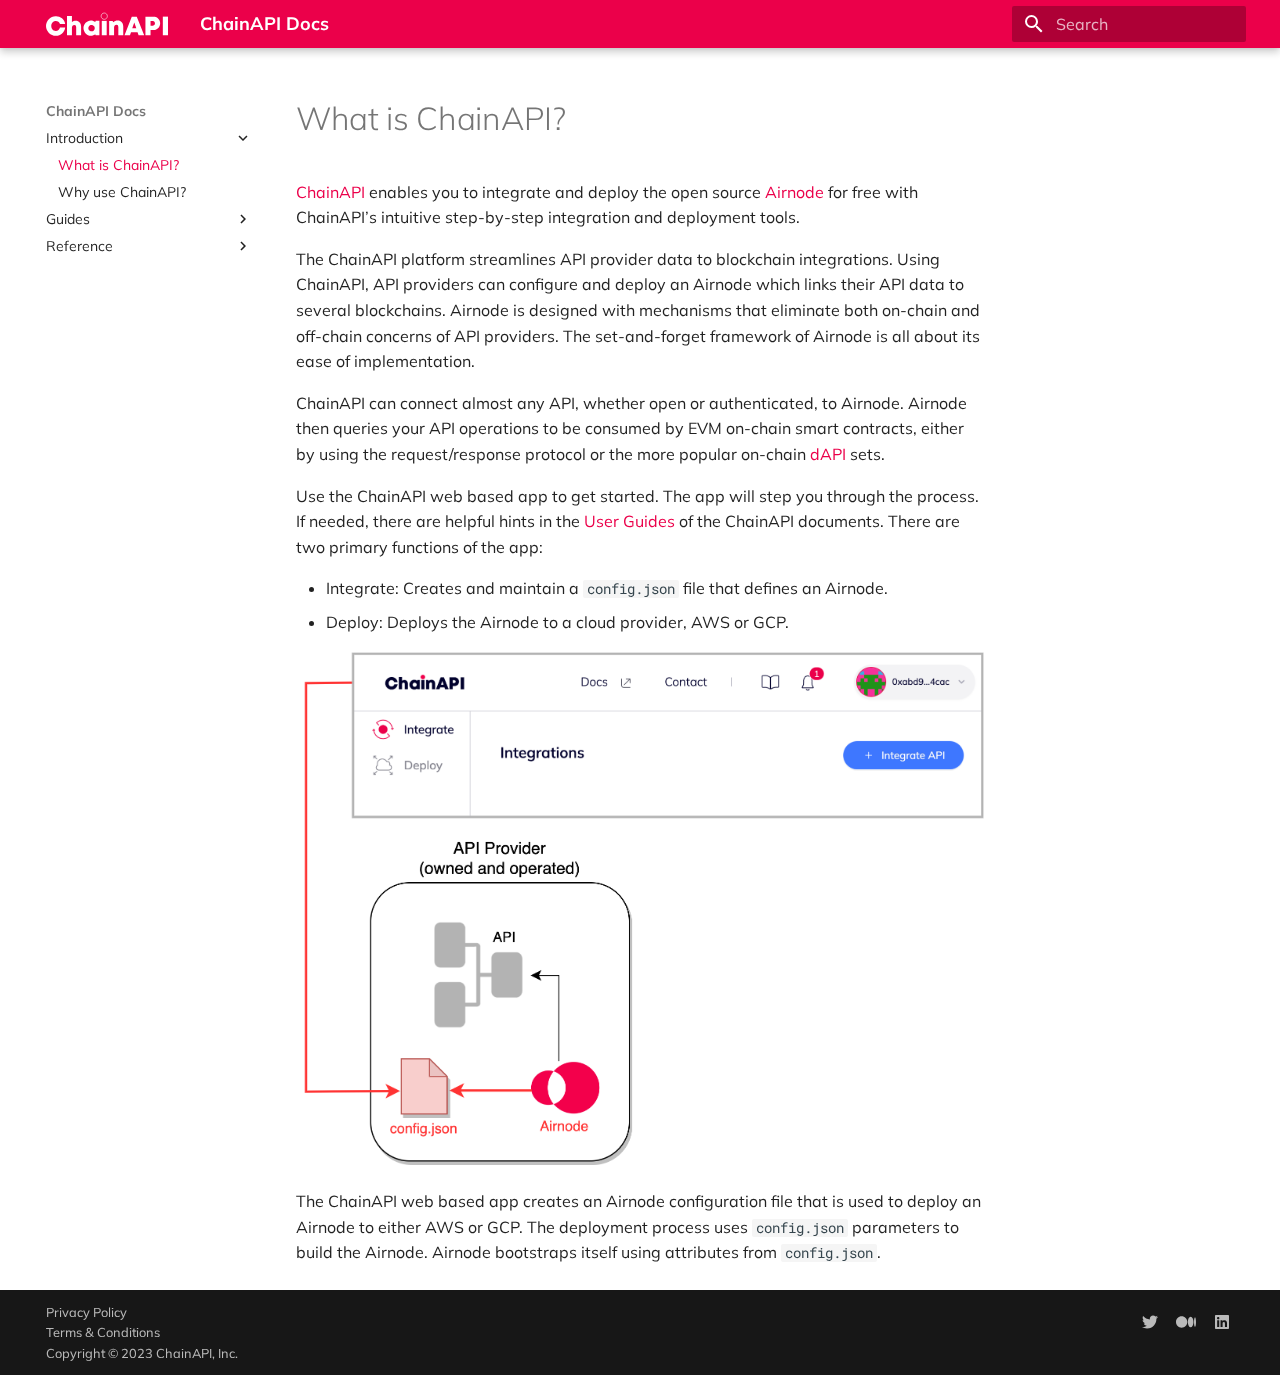
<file: index.html>
<!doctype html>
<html lang="en" class="no-js">
  <head>
    
      <meta charset="utf-8">
      <meta name="viewport" content="width=device-width,initial-scale=1">
      
      
      
      
      
        <link rel="next" href="introduction/why-use-chainapi/">
      
      <link rel="icon" href="images/favicon.png">
      <meta name="generator" content="mkdocs-1.4.2, mkdocs-material-9.0.6">
    
    
      
        <title>What is ChainAPI? - ChainAPI Docs</title>
      
    
    
      <link rel="stylesheet" href="assets/stylesheets/main.558e4712.min.css">
      
        
        <link rel="stylesheet" href="assets/stylesheets/palette.2505c338.min.css">
      
      

    
    
    
      
        
        
        <link rel="preconnect" href="https://fonts.gstatic.com" crossorigin>
        <link rel="stylesheet" href="https://fonts.googleapis.com/css?family=Mulish:300,300i,400,400i,700,700i%7CRoboto+Mono:400,400i,700,700i&display=fallback">
        <style>:root{--md-text-font:"Mulish";--md-code-font:"Roboto Mono"}</style>
      
    
    
      <link rel="stylesheet" href="stylesheets/extra.css">
    
    <script>__md_scope=new URL(".",location),__md_hash=e=>[...e].reduce((e,_)=>(e<<5)-e+_.charCodeAt(0),0),__md_get=(e,_=localStorage,t=__md_scope)=>JSON.parse(_.getItem(t.pathname+"."+e)),__md_set=(e,_,t=localStorage,a=__md_scope)=>{try{t.setItem(a.pathname+"."+e,JSON.stringify(_))}catch(e){}}</script>
    
      

    
    
    
  </head>
  
  
    
    
    
    
    
    <body dir="ltr" data-md-color-scheme="default" data-md-color-primary="" data-md-color-accent="">
  
    
    
    <input class="md-toggle" data-md-toggle="drawer" type="checkbox" id="__drawer" autocomplete="off">
    <input class="md-toggle" data-md-toggle="search" type="checkbox" id="__search" autocomplete="off">
    <label class="md-overlay" for="__drawer"></label>
    <div data-md-component="skip">
      
        
        <a href="#what-is-chainapi" class="md-skip">
          Skip to content
        </a>
      
    </div>
    <div data-md-component="announce">
      
    </div>
    
    
      

<header class="md-header" data-md-component="header">
  <nav class="md-header__inner md-grid" aria-label="Header">
    <a href="https://chainapi.com" title="ChainAPI Docs" class="md-header__button md-logo" aria-label="ChainAPI Docs" data-md-component="logo">
      
  <img src="images/logo-chainapi-white.svg" alt="logo">

    </a>
    <label class="md-header__button md-icon" for="__drawer">
      <svg xmlns="http://www.w3.org/2000/svg" viewBox="0 0 24 24"><path d="M3 6h18v2H3V6m0 5h18v2H3v-2m0 5h18v2H3v-2Z"/></svg>
    </label>
    <div class="md-header__title" data-md-component="header-title">
      <div class="md-header__ellipsis">
        <div class="md-header__topic">
          <span class="md-ellipsis">
            ChainAPI Docs
          </span>
        </div>
        <div class="md-header__topic" data-md-component="header-topic">
          <span class="md-ellipsis">
            
              What is ChainAPI?
            
          </span>
        </div>
      </div>
    </div>
    
    
    
      <label class="md-header__button md-icon" for="__search">
        <svg xmlns="http://www.w3.org/2000/svg" viewBox="0 0 24 24"><path d="M9.5 3A6.5 6.5 0 0 1 16 9.5c0 1.61-.59 3.09-1.56 4.23l.27.27h.79l5 5-1.5 1.5-5-5v-.79l-.27-.27A6.516 6.516 0 0 1 9.5 16 6.5 6.5 0 0 1 3 9.5 6.5 6.5 0 0 1 9.5 3m0 2C7 5 5 7 5 9.5S7 14 9.5 14 14 12 14 9.5 12 5 9.5 5Z"/></svg>
      </label>
      <div class="md-search" data-md-component="search" role="dialog">
  <label class="md-search__overlay" for="__search"></label>
  <div class="md-search__inner" role="search">
    <form class="md-search__form" name="search">
      <input type="text" class="md-search__input" name="query" aria-label="Search" placeholder="Search" autocapitalize="off" autocorrect="off" autocomplete="off" spellcheck="false" data-md-component="search-query" required>
      <label class="md-search__icon md-icon" for="__search">
        <svg xmlns="http://www.w3.org/2000/svg" viewBox="0 0 24 24"><path d="M9.5 3A6.5 6.5 0 0 1 16 9.5c0 1.61-.59 3.09-1.56 4.23l.27.27h.79l5 5-1.5 1.5-5-5v-.79l-.27-.27A6.516 6.516 0 0 1 9.5 16 6.5 6.5 0 0 1 3 9.5 6.5 6.5 0 0 1 9.5 3m0 2C7 5 5 7 5 9.5S7 14 9.5 14 14 12 14 9.5 12 5 9.5 5Z"/></svg>
        <svg xmlns="http://www.w3.org/2000/svg" viewBox="0 0 24 24"><path d="M20 11v2H8l5.5 5.5-1.42 1.42L4.16 12l7.92-7.92L13.5 5.5 8 11h12Z"/></svg>
      </label>
      <nav class="md-search__options" aria-label="Search">
        
        <button type="reset" class="md-search__icon md-icon" title="Clear" aria-label="Clear" tabindex="-1">
          <svg xmlns="http://www.w3.org/2000/svg" viewBox="0 0 24 24"><path d="M19 6.41 17.59 5 12 10.59 6.41 5 5 6.41 10.59 12 5 17.59 6.41 19 12 13.41 17.59 19 19 17.59 13.41 12 19 6.41Z"/></svg>
        </button>
      </nav>
      
    </form>
    <div class="md-search__output">
      <div class="md-search__scrollwrap" data-md-scrollfix>
        <div class="md-search-result" data-md-component="search-result">
          <div class="md-search-result__meta">
            Initializing search
          </div>
          <ol class="md-search-result__list" role="presentation"></ol>
        </div>
      </div>
    </div>
  </div>
</div>
    
    
  </nav>
  
</header>
    
    <div class="md-container" data-md-component="container">
      
      
        
          
        
      
      <main class="md-main" data-md-component="main">
        <div class="md-main__inner md-grid">
          
            
              
              <div class="md-sidebar md-sidebar--primary" data-md-component="sidebar" data-md-type="navigation" >
                <div class="md-sidebar__scrollwrap">
                  <div class="md-sidebar__inner">
                    


<nav class="md-nav md-nav--primary" aria-label="Navigation" data-md-level="0">
  <label class="md-nav__title" for="__drawer">
    <a href="https://chainapi.com" title="ChainAPI Docs" class="md-nav__button md-logo" aria-label="ChainAPI Docs" data-md-component="logo">
      
  <img src="images/logo-chainapi-white.svg" alt="logo">

    </a>
    ChainAPI Docs
  </label>
  
  <ul class="md-nav__list" data-md-scrollfix>
    
      
      
      

  
  
    
  
  
    
    <li class="md-nav__item md-nav__item--active md-nav__item--nested">
      
      
      
      
      <input class="md-nav__toggle md-toggle " data-md-toggle="__nav_1" type="checkbox" id="__nav_1" checked>
      
      
      
        <label class="md-nav__link" for="__nav_1" tabindex="0" aria-expanded="true">
          Introduction
          <span class="md-nav__icon md-icon"></span>
        </label>
      
      <nav class="md-nav" aria-label="Introduction" data-md-level="1">
        <label class="md-nav__title" for="__nav_1">
          <span class="md-nav__icon md-icon"></span>
          Introduction
        </label>
        <ul class="md-nav__list" data-md-scrollfix>
          
            
              
  
  
    
  
  
    <li class="md-nav__item md-nav__item--active">
      
      <input class="md-nav__toggle md-toggle" data-md-toggle="toc" type="checkbox" id="__toc">
      
      
        
      
      
      <a href="." class="md-nav__link md-nav__link--active">
        What is ChainAPI?
      </a>
      
    </li>
  

            
          
            
              
  
  
  
    <li class="md-nav__item">
      <a href="introduction/why-use-chainapi/" class="md-nav__link">
        Why use ChainAPI?
      </a>
    </li>
  

            
          
        </ul>
      </nav>
    </li>
  

    
      
      
      

  
  
  
    
    <li class="md-nav__item md-nav__item--nested">
      
      
      
      
      <input class="md-nav__toggle md-toggle " data-md-toggle="__nav_2" type="checkbox" id="__nav_2" >
      
      
      
        <label class="md-nav__link" for="__nav_2" tabindex="0" aria-expanded="false">
          Guides
          <span class="md-nav__icon md-icon"></span>
        </label>
      
      <nav class="md-nav" aria-label="Guides" data-md-level="1">
        <label class="md-nav__title" for="__nav_2">
          <span class="md-nav__icon md-icon"></span>
          Guides
        </label>
        <ul class="md-nav__list" data-md-scrollfix>
          
            
              
  
  
  
    <li class="md-nav__item">
      <a href="guides/overview/" class="md-nav__link">
        Overview
      </a>
    </li>
  

            
          
            
              
  
  
  
    <li class="md-nav__item">
      <a href="guides/accounts/" class="md-nav__link">
        Accounts
      </a>
    </li>
  

            
          
            
              
  
  
  
    <li class="md-nav__item">
      <a href="guides/integrations/" class="md-nav__link">
        Integrations
      </a>
    </li>
  

            
          
            
              
  
  
  
    <li class="md-nav__item">
      <a href="guides/deployments/" class="md-nav__link">
        Deployments
      </a>
    </li>
  

            
          
            
              
  
  
  
    <li class="md-nav__item">
      <a href="guides/workspaces/" class="md-nav__link">
        Workspaces
      </a>
    </li>
  

            
          
            
              
  
  
  
    <li class="md-nav__item">
      <a href="guides/import-export/" class="md-nav__link">
        Import & Export OIS
      </a>
    </li>
  

            
          
        </ul>
      </nav>
    </li>
  

    
      
      
      

  
  
  
    
    <li class="md-nav__item md-nav__item--nested">
      
      
      
      
      <input class="md-nav__toggle md-toggle " data-md-toggle="__nav_3" type="checkbox" id="__nav_3" >
      
      
      
        <label class="md-nav__link" for="__nav_3" tabindex="0" aria-expanded="false">
          Reference
          <span class="md-nav__icon md-icon"></span>
        </label>
      
      <nav class="md-nav" aria-label="Reference" data-md-level="1">
        <label class="md-nav__title" for="__nav_3">
          <span class="md-nav__icon md-icon"></span>
          Reference
        </label>
        <ul class="md-nav__list" data-md-scrollfix>
          
            
              
  
  
  
    <li class="md-nav__item">
      <a href="reference/terms/#airnode" class="md-nav__link">
        Airnode
      </a>
    </li>
  

            
          
            
              
  
  
  
    <li class="md-nav__item">
      <a href="reference/terms/#api-card" class="md-nav__link">
        API Card
      </a>
    </li>
  

            
          
            
              
  
  
  
    <li class="md-nav__item">
      <a href="reference/terms/#base-url" class="md-nav__link">
        Base URL
      </a>
    </li>
  

            
          
            
              
  
  
  
    <li class="md-nav__item">
      <a href="reference/terms/#blockchain-providers" class="md-nav__link">
        Blockchain Providers
      </a>
    </li>
  

            
          
            
              
  
  
  
    <li class="md-nav__item">
      <a href="reference/terms/#cloud-provider" class="md-nav__link">
        Cloud Provider
      </a>
    </li>
  

            
          
            
              
  
  
  
    <li class="md-nav__item">
      <a href="reference/terms/#deployment" class="md-nav__link">
        Deployment
      </a>
    </li>
  

            
          
            
              
  
  
  
    <li class="md-nav__item">
      <a href="reference/terms/#endpoint" class="md-nav__link">
        Endpoint
      </a>
    </li>
  

            
          
            
              
  
  
  
    <li class="md-nav__item">
      <a href="reference/terms/#heartbeat" class="md-nav__link">
        Heartbeat
      </a>
    </li>
  

            
          
            
              
  
  
  
    <li class="md-nav__item">
      <a href="reference/terms/#http" class="md-nav__link">
        HTTP
      </a>
    </li>
  

            
          
            
              
  
  
  
    <li class="md-nav__item">
      <a href="reference/terms/#integration" class="md-nav__link">
        Integration
      </a>
    </li>
  

            
          
            
              
  
  
  
    <li class="md-nav__item">
      <a href="reference/terms/#mainnet" class="md-nav__link">
        Mainnet
      </a>
    </li>
  

            
          
            
              
  
  
  
    <li class="md-nav__item">
      <a href="reference/terms/#mnemonic" class="md-nav__link">
        Mnemonic
      </a>
    </li>
  

            
          
            
              
  
  
  
    <li class="md-nav__item">
      <a href="reference/terms/#parameters" class="md-nav__link">
        Parameters
      </a>
    </li>
  

            
          
            
              
  
  
  
    <li class="md-nav__item">
      <a href="reference/terms/#path" class="md-nav__link">
        Path
      </a>
    </li>
  

            
          
            
              
  
  
  
    <li class="md-nav__item">
      <a href="reference/terms/#reserved-parameters" class="md-nav__link">
        Reserved Parameters
      </a>
    </li>
  

            
          
            
              
  
  
  
    <li class="md-nav__item">
      <a href="reference/terms/#security-schemes" class="md-nav__link">
        Security Schemes
      </a>
    </li>
  

            
          
            
              
  
  
  
    <li class="md-nav__item">
      <a href="reference/terms/#versioning" class="md-nav__link">
        Versioning
      </a>
    </li>
  

            
          
        </ul>
      </nav>
    </li>
  

    
  </ul>
</nav>
                  </div>
                </div>
              </div>
            
            
              
              <div class="md-sidebar md-sidebar--secondary" data-md-component="sidebar" data-md-type="toc" >
                <div class="md-sidebar__scrollwrap">
                  <div class="md-sidebar__inner">
                    

<nav class="md-nav md-nav--secondary" aria-label="Table of contents">
  
  
  
    
  
  
</nav>
                  </div>
                </div>
              </div>
            
          
          
            <div class="md-content" data-md-component="content">
              <article class="md-content__inner md-typeset">
                
                  



<h1 id="what-is-chainapi">What is ChainAPI?</h1>
<p><a href="https://chainapi.com">ChainAPI</a> enables you to integrate and deploy the open
source <a href="https://docs.api3.org/reference/airnode/latest/">Airnode</a> for free with 
ChainAPI’s intuitive step-by-step integration and deployment tools.</p>
<p>The ChainAPI platform streamlines API provider data to blockchain integrations.
Using ChainAPI, API providers can configure and deploy an
Airnode which links their API data to several blockchains. Airnode is designed
with mechanisms that eliminate both on-chain and off-chain concerns of API
providers. The set-and-forget framework of Airnode is all about its ease of
implementation.</p>
<p>ChainAPI can connect almost any API, whether open or authenticated, to Airnode.
Airnode then queries your API operations to be consumed by EVM on-chain smart
contracts, either by using the request/response protocol or the more popular
on-chain <a href="https://docs.api3.org/reference/dapis/understand/">dAPI</a> sets.</p>
<p>Use the ChainAPI web based app to get started. The app will step you through the
process. If needed, there are helpful hints in the
<a href="guides/integrations/">User Guides</a> of the ChainAPI documents. There
are two primary functions of the app:</p>
<ul>
<li>Integrate: Creates and maintain a <code>config.json</code> file that defines an Airnode.</li>
<li>Deploy: Deploys the Airnode to a cloud provider, AWS or GCP.</li>
</ul>
<p><img alt="Screenshot" src="images/what-overview.png" /></p>
<p>The ChainAPI web based app creates an Airnode configuration file that is used to
deploy an Airnode to either AWS or GCP. The deployment process uses
<code>config.json</code> parameters to build the Airnode. Airnode bootstraps itself using
attributes from <code>config.json</code>.</p>





                
              </article>
            </div>
          
          
        </div>
        
      </main>
      
        <footer class="md-footer">
  
  <div class="md-footer-meta md-typeset">
    <div class="md-footer-meta__inner md-grid">
      <div class="md-copyright">
  
    <div class="md-copyright__highlight">
      <a href="https://chainapi.com/privacy-policy">Privacy Policy</a><br> <a href="https://chainapi.com/terms-and-conditions">Terms & Conditions</a><br> Copyright &copy; 2023 ChainAPI, Inc.

    </div>
  
  
</div>
      
        <div class="md-social">
  
    
    
    <a href="https://twitter.com/chainapi" target="_blank" rel="noopener" title="ChainAPI on Twitter" class="md-social__link">
      <svg xmlns="http://www.w3.org/2000/svg" viewBox="0 0 512 512"><!--! Font Awesome Free 6.2.1 by @fontawesome - https://fontawesome.com License - https://fontawesome.com/license/free (Icons: CC BY 4.0, Fonts: SIL OFL 1.1, Code: MIT License) Copyright 2022 Fonticons, Inc.--><path d="M459.37 151.716c.325 4.548.325 9.097.325 13.645 0 138.72-105.583 298.558-298.558 298.558-59.452 0-114.68-17.219-161.137-47.106 8.447.974 16.568 1.299 25.34 1.299 49.055 0 94.213-16.568 130.274-44.832-46.132-.975-84.792-31.188-98.112-72.772 6.498.974 12.995 1.624 19.818 1.624 9.421 0 18.843-1.3 27.614-3.573-48.081-9.747-84.143-51.98-84.143-102.985v-1.299c13.969 7.797 30.214 12.67 47.431 13.319-28.264-18.843-46.781-51.005-46.781-87.391 0-19.492 5.197-37.36 14.294-52.954 51.655 63.675 129.3 105.258 216.365 109.807-1.624-7.797-2.599-15.918-2.599-24.04 0-57.828 46.782-104.934 104.934-104.934 30.213 0 57.502 12.67 76.67 33.137 23.715-4.548 46.456-13.32 66.599-25.34-7.798 24.366-24.366 44.833-46.132 57.827 21.117-2.273 41.584-8.122 60.426-16.243-14.292 20.791-32.161 39.308-52.628 54.253z"/></svg>
    </a>
  
    
    
    <a href="https://medium.com/chainapi" target="_blank" rel="noopener" title="ChainAPI on Medium" class="md-social__link">
      <svg xmlns="http://www.w3.org/2000/svg" viewBox="0 0 640 512"><!--! Font Awesome Free 6.2.1 by @fontawesome - https://fontawesome.com License - https://fontawesome.com/license/free (Icons: CC BY 4.0, Fonts: SIL OFL 1.1, Code: MIT License) Copyright 2022 Fonticons, Inc.--><path d="M180.5 74.262C80.813 74.262 0 155.633 0 256s80.819 181.738 180.5 181.738S361 356.373 361 256 280.191 74.262 180.5 74.262Zm288.25 10.646c-49.845 0-90.245 76.619-90.245 171.095s40.406 171.1 90.251 171.1 90.251-76.619 90.251-171.1H559c0-94.503-40.4-171.095-90.248-171.095Zm139.506 17.821c-17.526 0-31.735 68.628-31.735 153.274s14.2 153.274 31.735 153.274S640 340.631 640 256c0-84.649-14.215-153.271-31.742-153.271Z"/></svg>
    </a>
  
    
    
    <a href="https://linkedin.com/company/chainapi" target="_blank" rel="noopener" title="ChainAPI on LinkedIn" class="md-social__link">
      <svg xmlns="http://www.w3.org/2000/svg" viewBox="0 0 448 512"><!--! Font Awesome Free 6.2.1 by @fontawesome - https://fontawesome.com License - https://fontawesome.com/license/free (Icons: CC BY 4.0, Fonts: SIL OFL 1.1, Code: MIT License) Copyright 2022 Fonticons, Inc.--><path d="M416 32H31.9C14.3 32 0 46.5 0 64.3v383.4C0 465.5 14.3 480 31.9 480H416c17.6 0 32-14.5 32-32.3V64.3c0-17.8-14.4-32.3-32-32.3zM135.4 416H69V202.2h66.5V416zm-33.2-243c-21.3 0-38.5-17.3-38.5-38.5S80.9 96 102.2 96c21.2 0 38.5 17.3 38.5 38.5 0 21.3-17.2 38.5-38.5 38.5zm282.1 243h-66.4V312c0-24.8-.5-56.7-34.5-56.7-34.6 0-39.9 27-39.9 54.9V416h-66.4V202.2h63.7v29.2h.9c8.9-16.8 30.6-34.5 62.9-34.5 67.2 0 79.7 44.3 79.7 101.9V416z"/></svg>
    </a>
  
</div>
      
    </div>
  </div>
</footer>
      
    </div>
    <div class="md-dialog" data-md-component="dialog">
      <div class="md-dialog__inner md-typeset"></div>
    </div>
    
    <script id="__config" type="application/json">{"base": ".", "features": [], "search": "assets/javascripts/workers/search.e5c33ebb.min.js", "translations": {"clipboard.copied": "Copied to clipboard", "clipboard.copy": "Copy to clipboard", "search.result.more.one": "1 more on this page", "search.result.more.other": "# more on this page", "search.result.none": "No matching documents", "search.result.one": "1 matching document", "search.result.other": "# matching documents", "search.result.placeholder": "Type to start searching", "search.result.term.missing": "Missing", "select.version": "Select version"}}</script>
    
    
      <script src="assets/javascripts/bundle.51d95adb.min.js"></script>
      
    
  </body>
</html>
</file>
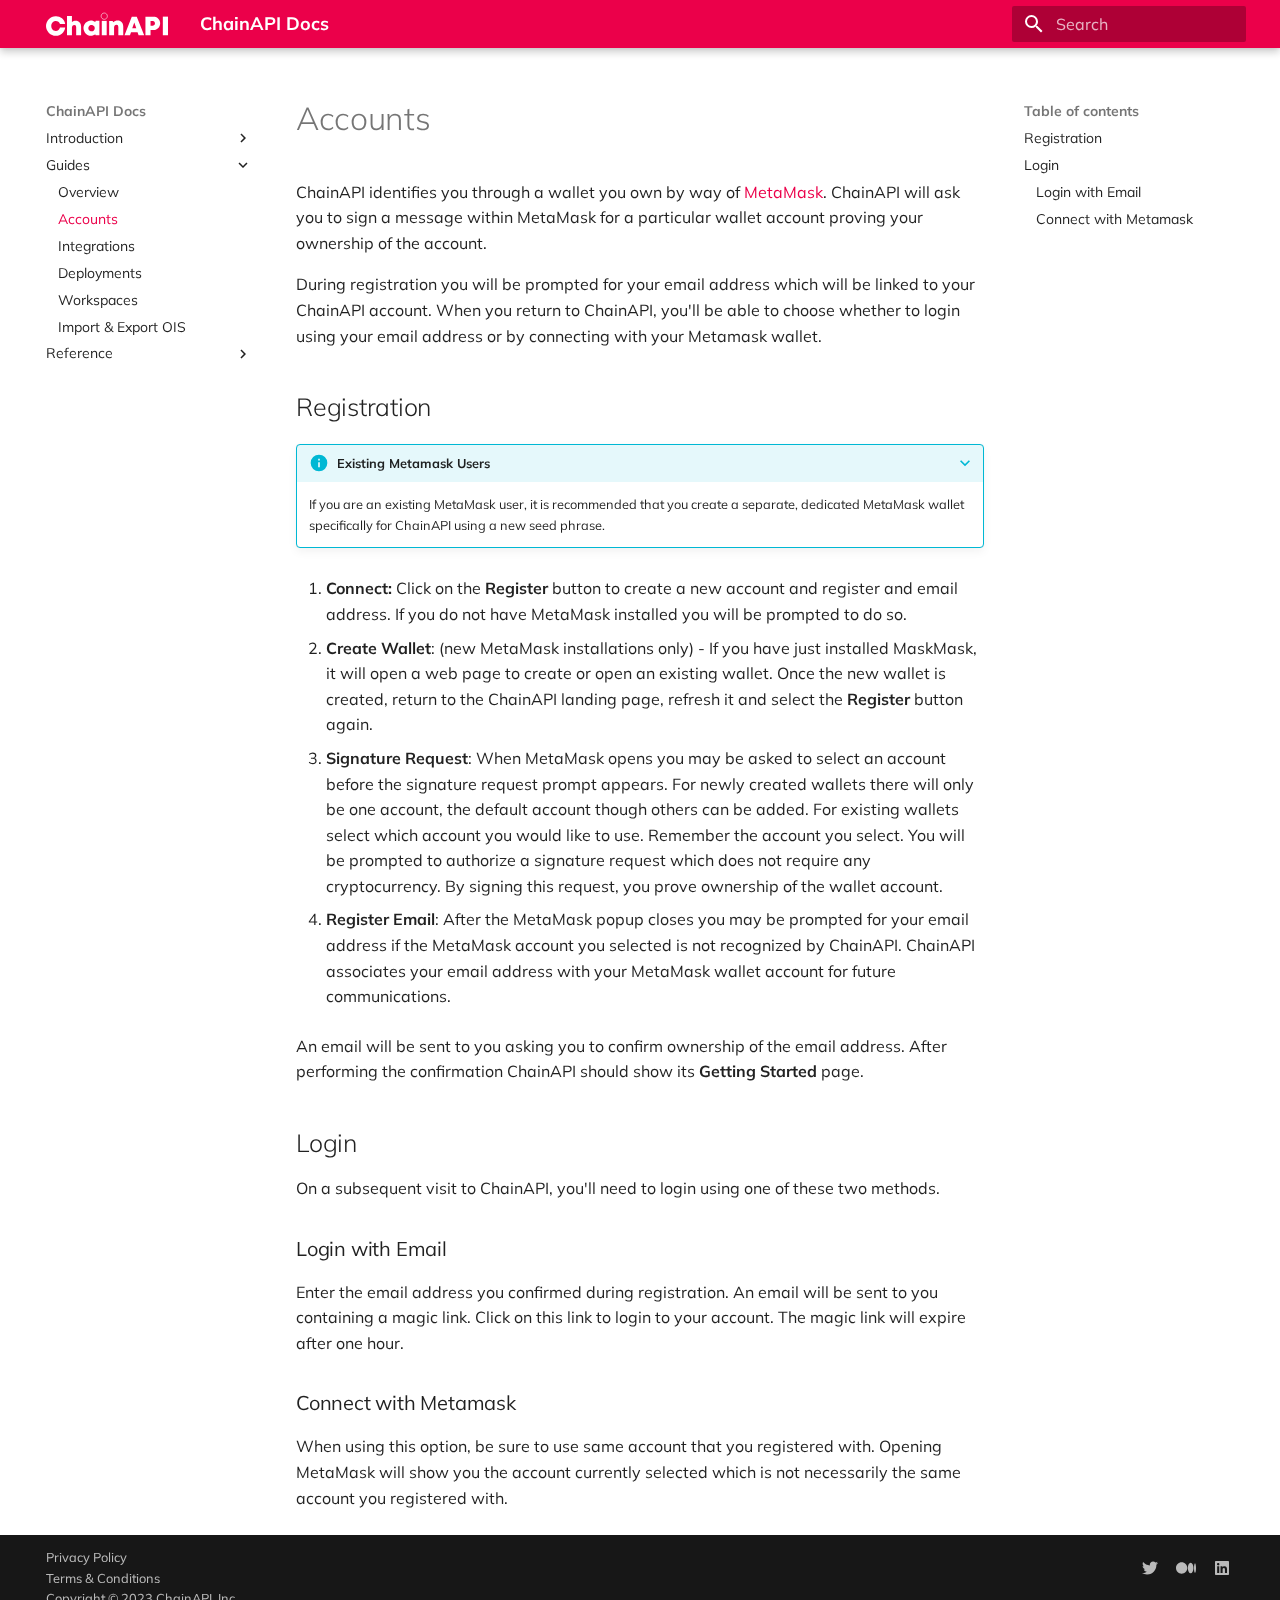
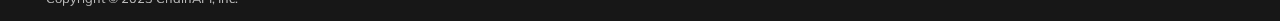
<file: guides/accounts/index.html>
<!doctype html>
<html lang="en" class="no-js">
  <head>
    
      <meta charset="utf-8">
      <meta name="viewport" content="width=device-width,initial-scale=1">
      
      
      
      
        <link rel="prev" href="../overview/">
      
      
        <link rel="next" href="../integrations/">
      
      <link rel="icon" href="../../images/favicon.png">
      <meta name="generator" content="mkdocs-1.4.2, mkdocs-material-9.0.6">
    
    
      
        <title>Registration - ChainAPI Docs</title>
      
    
    
      <link rel="stylesheet" href="../../assets/stylesheets/main.558e4712.min.css">
      
        
        <link rel="stylesheet" href="../../assets/stylesheets/palette.2505c338.min.css">
      
      

    
    
    
      
        
        
        <link rel="preconnect" href="https://fonts.gstatic.com" crossorigin>
        <link rel="stylesheet" href="https://fonts.googleapis.com/css?family=Mulish:300,300i,400,400i,700,700i%7CRoboto+Mono:400,400i,700,700i&display=fallback">
        <style>:root{--md-text-font:"Mulish";--md-code-font:"Roboto Mono"}</style>
      
    
    
      <link rel="stylesheet" href="../../stylesheets/extra.css">
    
    <script>__md_scope=new URL("../..",location),__md_hash=e=>[...e].reduce((e,_)=>(e<<5)-e+_.charCodeAt(0),0),__md_get=(e,_=localStorage,t=__md_scope)=>JSON.parse(_.getItem(t.pathname+"."+e)),__md_set=(e,_,t=localStorage,a=__md_scope)=>{try{t.setItem(a.pathname+"."+e,JSON.stringify(_))}catch(e){}}</script>
    
      

    
    
    
  </head>
  
  
    
    
    
    
    
    <body dir="ltr" data-md-color-scheme="default" data-md-color-primary="" data-md-color-accent="">
  
    
    
    <input class="md-toggle" data-md-toggle="drawer" type="checkbox" id="__drawer" autocomplete="off">
    <input class="md-toggle" data-md-toggle="search" type="checkbox" id="__search" autocomplete="off">
    <label class="md-overlay" for="__drawer"></label>
    <div data-md-component="skip">
      
        
        <a href="#accounts" class="md-skip">
          Skip to content
        </a>
      
    </div>
    <div data-md-component="announce">
      
    </div>
    
    
      

<header class="md-header" data-md-component="header">
  <nav class="md-header__inner md-grid" aria-label="Header">
    <a href="https://chainapi.com" title="ChainAPI Docs" class="md-header__button md-logo" aria-label="ChainAPI Docs" data-md-component="logo">
      
  <img src="../../images/logo-chainapi-white.svg" alt="logo">

    </a>
    <label class="md-header__button md-icon" for="__drawer">
      <svg xmlns="http://www.w3.org/2000/svg" viewBox="0 0 24 24"><path d="M3 6h18v2H3V6m0 5h18v2H3v-2m0 5h18v2H3v-2Z"/></svg>
    </label>
    <div class="md-header__title" data-md-component="header-title">
      <div class="md-header__ellipsis">
        <div class="md-header__topic">
          <span class="md-ellipsis">
            ChainAPI Docs
          </span>
        </div>
        <div class="md-header__topic" data-md-component="header-topic">
          <span class="md-ellipsis">
            
              Registration
            
          </span>
        </div>
      </div>
    </div>
    
    
    
      <label class="md-header__button md-icon" for="__search">
        <svg xmlns="http://www.w3.org/2000/svg" viewBox="0 0 24 24"><path d="M9.5 3A6.5 6.5 0 0 1 16 9.5c0 1.61-.59 3.09-1.56 4.23l.27.27h.79l5 5-1.5 1.5-5-5v-.79l-.27-.27A6.516 6.516 0 0 1 9.5 16 6.5 6.5 0 0 1 3 9.5 6.5 6.5 0 0 1 9.5 3m0 2C7 5 5 7 5 9.5S7 14 9.5 14 14 12 14 9.5 12 5 9.5 5Z"/></svg>
      </label>
      <div class="md-search" data-md-component="search" role="dialog">
  <label class="md-search__overlay" for="__search"></label>
  <div class="md-search__inner" role="search">
    <form class="md-search__form" name="search">
      <input type="text" class="md-search__input" name="query" aria-label="Search" placeholder="Search" autocapitalize="off" autocorrect="off" autocomplete="off" spellcheck="false" data-md-component="search-query" required>
      <label class="md-search__icon md-icon" for="__search">
        <svg xmlns="http://www.w3.org/2000/svg" viewBox="0 0 24 24"><path d="M9.5 3A6.5 6.5 0 0 1 16 9.5c0 1.61-.59 3.09-1.56 4.23l.27.27h.79l5 5-1.5 1.5-5-5v-.79l-.27-.27A6.516 6.516 0 0 1 9.5 16 6.5 6.5 0 0 1 3 9.5 6.5 6.5 0 0 1 9.5 3m0 2C7 5 5 7 5 9.5S7 14 9.5 14 14 12 14 9.5 12 5 9.5 5Z"/></svg>
        <svg xmlns="http://www.w3.org/2000/svg" viewBox="0 0 24 24"><path d="M20 11v2H8l5.5 5.5-1.42 1.42L4.16 12l7.92-7.92L13.5 5.5 8 11h12Z"/></svg>
      </label>
      <nav class="md-search__options" aria-label="Search">
        
        <button type="reset" class="md-search__icon md-icon" title="Clear" aria-label="Clear" tabindex="-1">
          <svg xmlns="http://www.w3.org/2000/svg" viewBox="0 0 24 24"><path d="M19 6.41 17.59 5 12 10.59 6.41 5 5 6.41 10.59 12 5 17.59 6.41 19 12 13.41 17.59 19 19 17.59 13.41 12 19 6.41Z"/></svg>
        </button>
      </nav>
      
    </form>
    <div class="md-search__output">
      <div class="md-search__scrollwrap" data-md-scrollfix>
        <div class="md-search-result" data-md-component="search-result">
          <div class="md-search-result__meta">
            Initializing search
          </div>
          <ol class="md-search-result__list" role="presentation"></ol>
        </div>
      </div>
    </div>
  </div>
</div>
    
    
  </nav>
  
</header>
    
    <div class="md-container" data-md-component="container">
      
      
        
          
        
      
      <main class="md-main" data-md-component="main">
        <div class="md-main__inner md-grid">
          
            
              
              <div class="md-sidebar md-sidebar--primary" data-md-component="sidebar" data-md-type="navigation" >
                <div class="md-sidebar__scrollwrap">
                  <div class="md-sidebar__inner">
                    


<nav class="md-nav md-nav--primary" aria-label="Navigation" data-md-level="0">
  <label class="md-nav__title" for="__drawer">
    <a href="https://chainapi.com" title="ChainAPI Docs" class="md-nav__button md-logo" aria-label="ChainAPI Docs" data-md-component="logo">
      
  <img src="../../images/logo-chainapi-white.svg" alt="logo">

    </a>
    ChainAPI Docs
  </label>
  
  <ul class="md-nav__list" data-md-scrollfix>
    
      
      
      

  
  
  
    
    <li class="md-nav__item md-nav__item--nested">
      
      
      
      
      <input class="md-nav__toggle md-toggle " data-md-toggle="__nav_1" type="checkbox" id="__nav_1" >
      
      
      
        <label class="md-nav__link" for="__nav_1" tabindex="0" aria-expanded="false">
          Introduction
          <span class="md-nav__icon md-icon"></span>
        </label>
      
      <nav class="md-nav" aria-label="Introduction" data-md-level="1">
        <label class="md-nav__title" for="__nav_1">
          <span class="md-nav__icon md-icon"></span>
          Introduction
        </label>
        <ul class="md-nav__list" data-md-scrollfix>
          
            
              
  
  
  
    <li class="md-nav__item">
      <a href="../.." class="md-nav__link">
        What is ChainAPI?
      </a>
    </li>
  

            
          
            
              
  
  
  
    <li class="md-nav__item">
      <a href="../../introduction/why-use-chainapi/" class="md-nav__link">
        Why use ChainAPI?
      </a>
    </li>
  

            
          
        </ul>
      </nav>
    </li>
  

    
      
      
      

  
  
    
  
  
    
    <li class="md-nav__item md-nav__item--active md-nav__item--nested">
      
      
      
      
      <input class="md-nav__toggle md-toggle " data-md-toggle="__nav_2" type="checkbox" id="__nav_2" checked>
      
      
      
        <label class="md-nav__link" for="__nav_2" tabindex="0" aria-expanded="true">
          Guides
          <span class="md-nav__icon md-icon"></span>
        </label>
      
      <nav class="md-nav" aria-label="Guides" data-md-level="1">
        <label class="md-nav__title" for="__nav_2">
          <span class="md-nav__icon md-icon"></span>
          Guides
        </label>
        <ul class="md-nav__list" data-md-scrollfix>
          
            
              
  
  
  
    <li class="md-nav__item">
      <a href="../overview/" class="md-nav__link">
        Overview
      </a>
    </li>
  

            
          
            
              
  
  
    
  
  
    <li class="md-nav__item md-nav__item--active">
      
      <input class="md-nav__toggle md-toggle" data-md-toggle="toc" type="checkbox" id="__toc">
      
      
        
      
      
        <label class="md-nav__link md-nav__link--active" for="__toc">
          Accounts
          <span class="md-nav__icon md-icon"></span>
        </label>
      
      <a href="./" class="md-nav__link md-nav__link--active">
        Accounts
      </a>
      
        

<nav class="md-nav md-nav--secondary" aria-label="Table of contents">
  
  
  
    
  
  
    <label class="md-nav__title" for="__toc">
      <span class="md-nav__icon md-icon"></span>
      Table of contents
    </label>
    <ul class="md-nav__list" data-md-component="toc" data-md-scrollfix>
      
        <li class="md-nav__item">
  <a href="#registration" class="md-nav__link">
    Registration
  </a>
  
</li>
      
        <li class="md-nav__item">
  <a href="#login" class="md-nav__link">
    Login
  </a>
  
    <nav class="md-nav" aria-label="Login">
      <ul class="md-nav__list">
        
          <li class="md-nav__item">
  <a href="#login-with-email" class="md-nav__link">
    Login with Email
  </a>
  
</li>
        
          <li class="md-nav__item">
  <a href="#connect-with-metamask" class="md-nav__link">
    Connect with Metamask
  </a>
  
</li>
        
      </ul>
    </nav>
  
</li>
      
    </ul>
  
</nav>
      
    </li>
  

            
          
            
              
  
  
  
    <li class="md-nav__item">
      <a href="../integrations/" class="md-nav__link">
        Integrations
      </a>
    </li>
  

            
          
            
              
  
  
  
    <li class="md-nav__item">
      <a href="../deployments/" class="md-nav__link">
        Deployments
      </a>
    </li>
  

            
          
            
              
  
  
  
    <li class="md-nav__item">
      <a href="../workspaces/" class="md-nav__link">
        Workspaces
      </a>
    </li>
  

            
          
            
              
  
  
  
    <li class="md-nav__item">
      <a href="../import-export/" class="md-nav__link">
        Import & Export OIS
      </a>
    </li>
  

            
          
        </ul>
      </nav>
    </li>
  

    
      
      
      

  
  
  
    
    <li class="md-nav__item md-nav__item--nested">
      
      
      
      
      <input class="md-nav__toggle md-toggle " data-md-toggle="__nav_3" type="checkbox" id="__nav_3" >
      
      
      
        <label class="md-nav__link" for="__nav_3" tabindex="0" aria-expanded="false">
          Reference
          <span class="md-nav__icon md-icon"></span>
        </label>
      
      <nav class="md-nav" aria-label="Reference" data-md-level="1">
        <label class="md-nav__title" for="__nav_3">
          <span class="md-nav__icon md-icon"></span>
          Reference
        </label>
        <ul class="md-nav__list" data-md-scrollfix>
          
            
              
  
  
  
    <li class="md-nav__item">
      <a href="../../reference/terms/#airnode" class="md-nav__link">
        Airnode
      </a>
    </li>
  

            
          
            
              
  
  
  
    <li class="md-nav__item">
      <a href="../../reference/terms/#api-card" class="md-nav__link">
        API Card
      </a>
    </li>
  

            
          
            
              
  
  
  
    <li class="md-nav__item">
      <a href="../../reference/terms/#base-url" class="md-nav__link">
        Base URL
      </a>
    </li>
  

            
          
            
              
  
  
  
    <li class="md-nav__item">
      <a href="../../reference/terms/#blockchain-providers" class="md-nav__link">
        Blockchain Providers
      </a>
    </li>
  

            
          
            
              
  
  
  
    <li class="md-nav__item">
      <a href="../../reference/terms/#cloud-provider" class="md-nav__link">
        Cloud Provider
      </a>
    </li>
  

            
          
            
              
  
  
  
    <li class="md-nav__item">
      <a href="../../reference/terms/#deployment" class="md-nav__link">
        Deployment
      </a>
    </li>
  

            
          
            
              
  
  
  
    <li class="md-nav__item">
      <a href="../../reference/terms/#endpoint" class="md-nav__link">
        Endpoint
      </a>
    </li>
  

            
          
            
              
  
  
  
    <li class="md-nav__item">
      <a href="../../reference/terms/#heartbeat" class="md-nav__link">
        Heartbeat
      </a>
    </li>
  

            
          
            
              
  
  
  
    <li class="md-nav__item">
      <a href="../../reference/terms/#http" class="md-nav__link">
        HTTP
      </a>
    </li>
  

            
          
            
              
  
  
  
    <li class="md-nav__item">
      <a href="../../reference/terms/#integration" class="md-nav__link">
        Integration
      </a>
    </li>
  

            
          
            
              
  
  
  
    <li class="md-nav__item">
      <a href="../../reference/terms/#mainnet" class="md-nav__link">
        Mainnet
      </a>
    </li>
  

            
          
            
              
  
  
  
    <li class="md-nav__item">
      <a href="../../reference/terms/#mnemonic" class="md-nav__link">
        Mnemonic
      </a>
    </li>
  

            
          
            
              
  
  
  
    <li class="md-nav__item">
      <a href="../../reference/terms/#parameters" class="md-nav__link">
        Parameters
      </a>
    </li>
  

            
          
            
              
  
  
  
    <li class="md-nav__item">
      <a href="../../reference/terms/#path" class="md-nav__link">
        Path
      </a>
    </li>
  

            
          
            
              
  
  
  
    <li class="md-nav__item">
      <a href="../../reference/terms/#reserved-parameters" class="md-nav__link">
        Reserved Parameters
      </a>
    </li>
  

            
          
            
              
  
  
  
    <li class="md-nav__item">
      <a href="../../reference/terms/#security-schemes" class="md-nav__link">
        Security Schemes
      </a>
    </li>
  

            
          
            
              
  
  
  
    <li class="md-nav__item">
      <a href="../../reference/terms/#versioning" class="md-nav__link">
        Versioning
      </a>
    </li>
  

            
          
        </ul>
      </nav>
    </li>
  

    
  </ul>
</nav>
                  </div>
                </div>
              </div>
            
            
              
              <div class="md-sidebar md-sidebar--secondary" data-md-component="sidebar" data-md-type="toc" >
                <div class="md-sidebar__scrollwrap">
                  <div class="md-sidebar__inner">
                    

<nav class="md-nav md-nav--secondary" aria-label="Table of contents">
  
  
  
    
  
  
    <label class="md-nav__title" for="__toc">
      <span class="md-nav__icon md-icon"></span>
      Table of contents
    </label>
    <ul class="md-nav__list" data-md-component="toc" data-md-scrollfix>
      
        <li class="md-nav__item">
  <a href="#registration" class="md-nav__link">
    Registration
  </a>
  
</li>
      
        <li class="md-nav__item">
  <a href="#login" class="md-nav__link">
    Login
  </a>
  
    <nav class="md-nav" aria-label="Login">
      <ul class="md-nav__list">
        
          <li class="md-nav__item">
  <a href="#login-with-email" class="md-nav__link">
    Login with Email
  </a>
  
</li>
        
          <li class="md-nav__item">
  <a href="#connect-with-metamask" class="md-nav__link">
    Connect with Metamask
  </a>
  
</li>
        
      </ul>
    </nav>
  
</li>
      
    </ul>
  
</nav>
                  </div>
                </div>
              </div>
            
          
          
            <div class="md-content" data-md-component="content">
              <article class="md-content__inner md-typeset">
                
                  



<h1 id="accounts">Accounts</h1>
<!-- If you change the following paragraph, change it in the README. -->

<p>ChainAPI identifies you through a wallet you own by way of
<a href="https://metamask.io">MetaMask</a>. ChainAPI will ask you to sign a message within
MetaMask for a particular wallet account proving your ownership of the account.</p>
<p>During registration you will be prompted for your email address which will be
linked to your ChainAPI account. When you return to ChainAPI, you'll be able to
choose whether to login using your email address or by connecting with your
Metamask wallet.</p>
<h2 id="registration">Registration</h2>
<details class="info" open="open">
<summary>Existing Metamask Users</summary>
<p>If you are an existing MetaMask user, it is recommended that you create a
separate, dedicated MetaMask wallet specifically for ChainAPI using a new seed
phrase.</p>
</details>
<ol>
<li>
<p><strong>Connect:</strong> Click on the <strong>Register</strong> button to create a new account and
   register and email address. If you do not have MetaMask installed you will be
   prompted to do so.</p>
</li>
<li>
<p><strong>Create Wallet</strong>: (new MetaMask installations only) - If you have just
   installed MaskMask, it will open a web page to create or open an existing
   wallet. Once the new wallet is created, return to the ChainAPI landing page,
   refresh it and select the <strong>Register</strong> button again.</p>
</li>
<li>
<p><strong>Signature Request</strong>: When MetaMask opens you may be asked to select an
   account before the signature request prompt appears. For newly created
   wallets there will only be one account, the default account though others can
   be added. For existing wallets select which account you would like to use.
   Remember the account you select.
   You will be prompted to authorize a signature request which does not require
   any cryptocurrency. By signing this request, you prove ownership of the
   wallet account.</p>
</li>
<li>
<p><strong>Register Email</strong>: After the MetaMask popup closes you may be prompted for
   your email address if the MetaMask account you selected is not recognized by
   ChainAPI. ChainAPI associates your email address with your MetaMask wallet
   account for future communications.</p>
</li>
</ol>
<p>An email will be sent to you asking you to confirm ownership of the email
   address. After performing the confirmation ChainAPI should show its <strong>Getting
   Started</strong> page.</p>
<h2 id="login">Login</h2>
<p>On a subsequent visit to ChainAPI, you'll need to login using one of these two
methods.</p>
<h3 id="login-with-email">Login with Email</h3>
<p>Enter the email address you confirmed during registration. An email will be sent
to you containing a magic link. Click on this link to login to your account. The
magic link will expire after one hour.</p>
<h3 id="connect-with-metamask">Connect with Metamask</h3>
<p>When using this option, be sure to use same account that you registered with.
Opening MetaMask will show you the account currently selected which is not
necessarily the same account you registered with.</p>





                
              </article>
            </div>
          
          
        </div>
        
      </main>
      
        <footer class="md-footer">
  
  <div class="md-footer-meta md-typeset">
    <div class="md-footer-meta__inner md-grid">
      <div class="md-copyright">
  
    <div class="md-copyright__highlight">
      <a href="https://chainapi.com/privacy-policy">Privacy Policy</a><br> <a href="https://chainapi.com/terms-and-conditions">Terms & Conditions</a><br> Copyright &copy; 2023 ChainAPI, Inc.

    </div>
  
  
</div>
      
        <div class="md-social">
  
    
    
    <a href="https://twitter.com/chainapi" target="_blank" rel="noopener" title="ChainAPI on Twitter" class="md-social__link">
      <svg xmlns="http://www.w3.org/2000/svg" viewBox="0 0 512 512"><!--! Font Awesome Free 6.2.1 by @fontawesome - https://fontawesome.com License - https://fontawesome.com/license/free (Icons: CC BY 4.0, Fonts: SIL OFL 1.1, Code: MIT License) Copyright 2022 Fonticons, Inc.--><path d="M459.37 151.716c.325 4.548.325 9.097.325 13.645 0 138.72-105.583 298.558-298.558 298.558-59.452 0-114.68-17.219-161.137-47.106 8.447.974 16.568 1.299 25.34 1.299 49.055 0 94.213-16.568 130.274-44.832-46.132-.975-84.792-31.188-98.112-72.772 6.498.974 12.995 1.624 19.818 1.624 9.421 0 18.843-1.3 27.614-3.573-48.081-9.747-84.143-51.98-84.143-102.985v-1.299c13.969 7.797 30.214 12.67 47.431 13.319-28.264-18.843-46.781-51.005-46.781-87.391 0-19.492 5.197-37.36 14.294-52.954 51.655 63.675 129.3 105.258 216.365 109.807-1.624-7.797-2.599-15.918-2.599-24.04 0-57.828 46.782-104.934 104.934-104.934 30.213 0 57.502 12.67 76.67 33.137 23.715-4.548 46.456-13.32 66.599-25.34-7.798 24.366-24.366 44.833-46.132 57.827 21.117-2.273 41.584-8.122 60.426-16.243-14.292 20.791-32.161 39.308-52.628 54.253z"/></svg>
    </a>
  
    
    
    <a href="https://medium.com/chainapi" target="_blank" rel="noopener" title="ChainAPI on Medium" class="md-social__link">
      <svg xmlns="http://www.w3.org/2000/svg" viewBox="0 0 640 512"><!--! Font Awesome Free 6.2.1 by @fontawesome - https://fontawesome.com License - https://fontawesome.com/license/free (Icons: CC BY 4.0, Fonts: SIL OFL 1.1, Code: MIT License) Copyright 2022 Fonticons, Inc.--><path d="M180.5 74.262C80.813 74.262 0 155.633 0 256s80.819 181.738 180.5 181.738S361 356.373 361 256 280.191 74.262 180.5 74.262Zm288.25 10.646c-49.845 0-90.245 76.619-90.245 171.095s40.406 171.1 90.251 171.1 90.251-76.619 90.251-171.1H559c0-94.503-40.4-171.095-90.248-171.095Zm139.506 17.821c-17.526 0-31.735 68.628-31.735 153.274s14.2 153.274 31.735 153.274S640 340.631 640 256c0-84.649-14.215-153.271-31.742-153.271Z"/></svg>
    </a>
  
    
    
    <a href="https://linkedin.com/company/chainapi" target="_blank" rel="noopener" title="ChainAPI on LinkedIn" class="md-social__link">
      <svg xmlns="http://www.w3.org/2000/svg" viewBox="0 0 448 512"><!--! Font Awesome Free 6.2.1 by @fontawesome - https://fontawesome.com License - https://fontawesome.com/license/free (Icons: CC BY 4.0, Fonts: SIL OFL 1.1, Code: MIT License) Copyright 2022 Fonticons, Inc.--><path d="M416 32H31.9C14.3 32 0 46.5 0 64.3v383.4C0 465.5 14.3 480 31.9 480H416c17.6 0 32-14.5 32-32.3V64.3c0-17.8-14.4-32.3-32-32.3zM135.4 416H69V202.2h66.5V416zm-33.2-243c-21.3 0-38.5-17.3-38.5-38.5S80.9 96 102.2 96c21.2 0 38.5 17.3 38.5 38.5 0 21.3-17.2 38.5-38.5 38.5zm282.1 243h-66.4V312c0-24.8-.5-56.7-34.5-56.7-34.6 0-39.9 27-39.9 54.9V416h-66.4V202.2h63.7v29.2h.9c8.9-16.8 30.6-34.5 62.9-34.5 67.2 0 79.7 44.3 79.7 101.9V416z"/></svg>
    </a>
  
</div>
      
    </div>
  </div>
</footer>
      
    </div>
    <div class="md-dialog" data-md-component="dialog">
      <div class="md-dialog__inner md-typeset"></div>
    </div>
    
    <script id="__config" type="application/json">{"base": "../..", "features": [], "search": "../../assets/javascripts/workers/search.e5c33ebb.min.js", "translations": {"clipboard.copied": "Copied to clipboard", "clipboard.copy": "Copy to clipboard", "search.result.more.one": "1 more on this page", "search.result.more.other": "# more on this page", "search.result.none": "No matching documents", "search.result.one": "1 matching document", "search.result.other": "# matching documents", "search.result.placeholder": "Type to start searching", "search.result.term.missing": "Missing", "select.version": "Select version"}}</script>
    
    
      <script src="../../assets/javascripts/bundle.51d95adb.min.js"></script>
      
    
  </body>
</html>
</file>
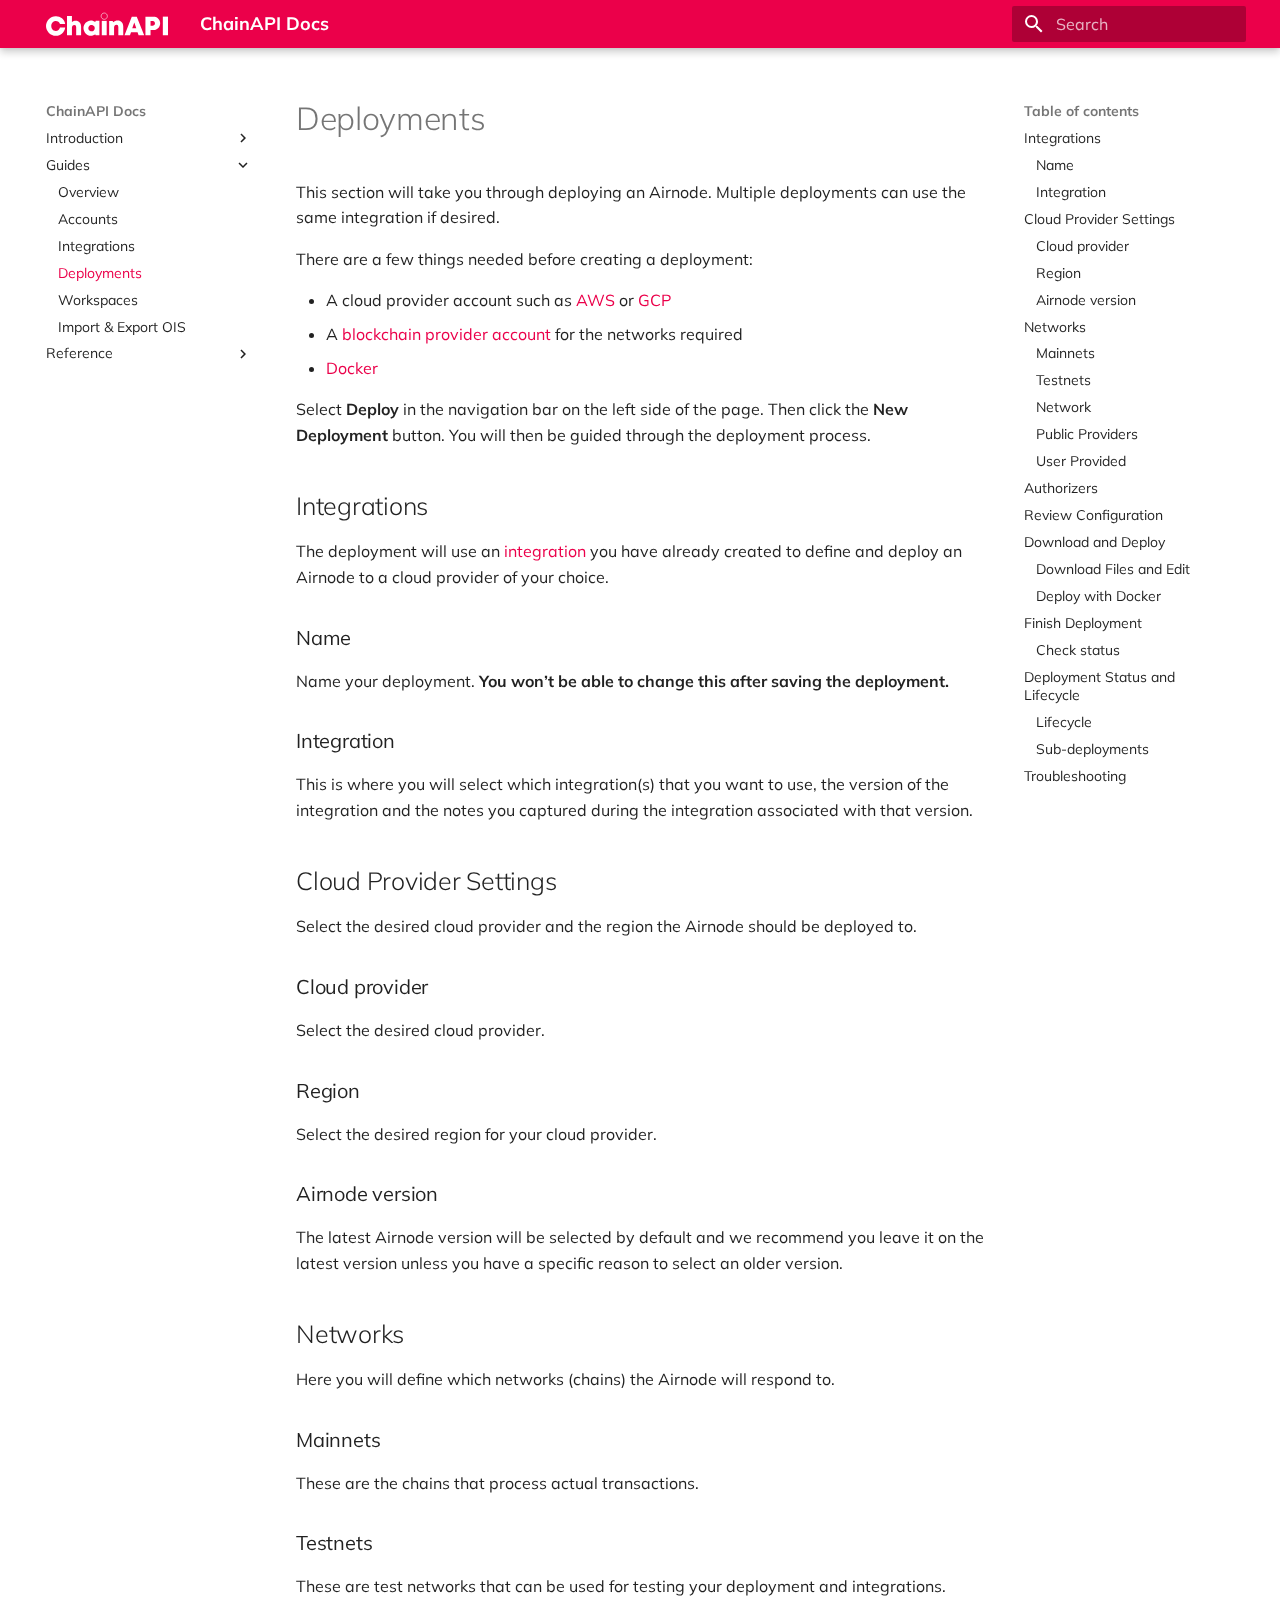
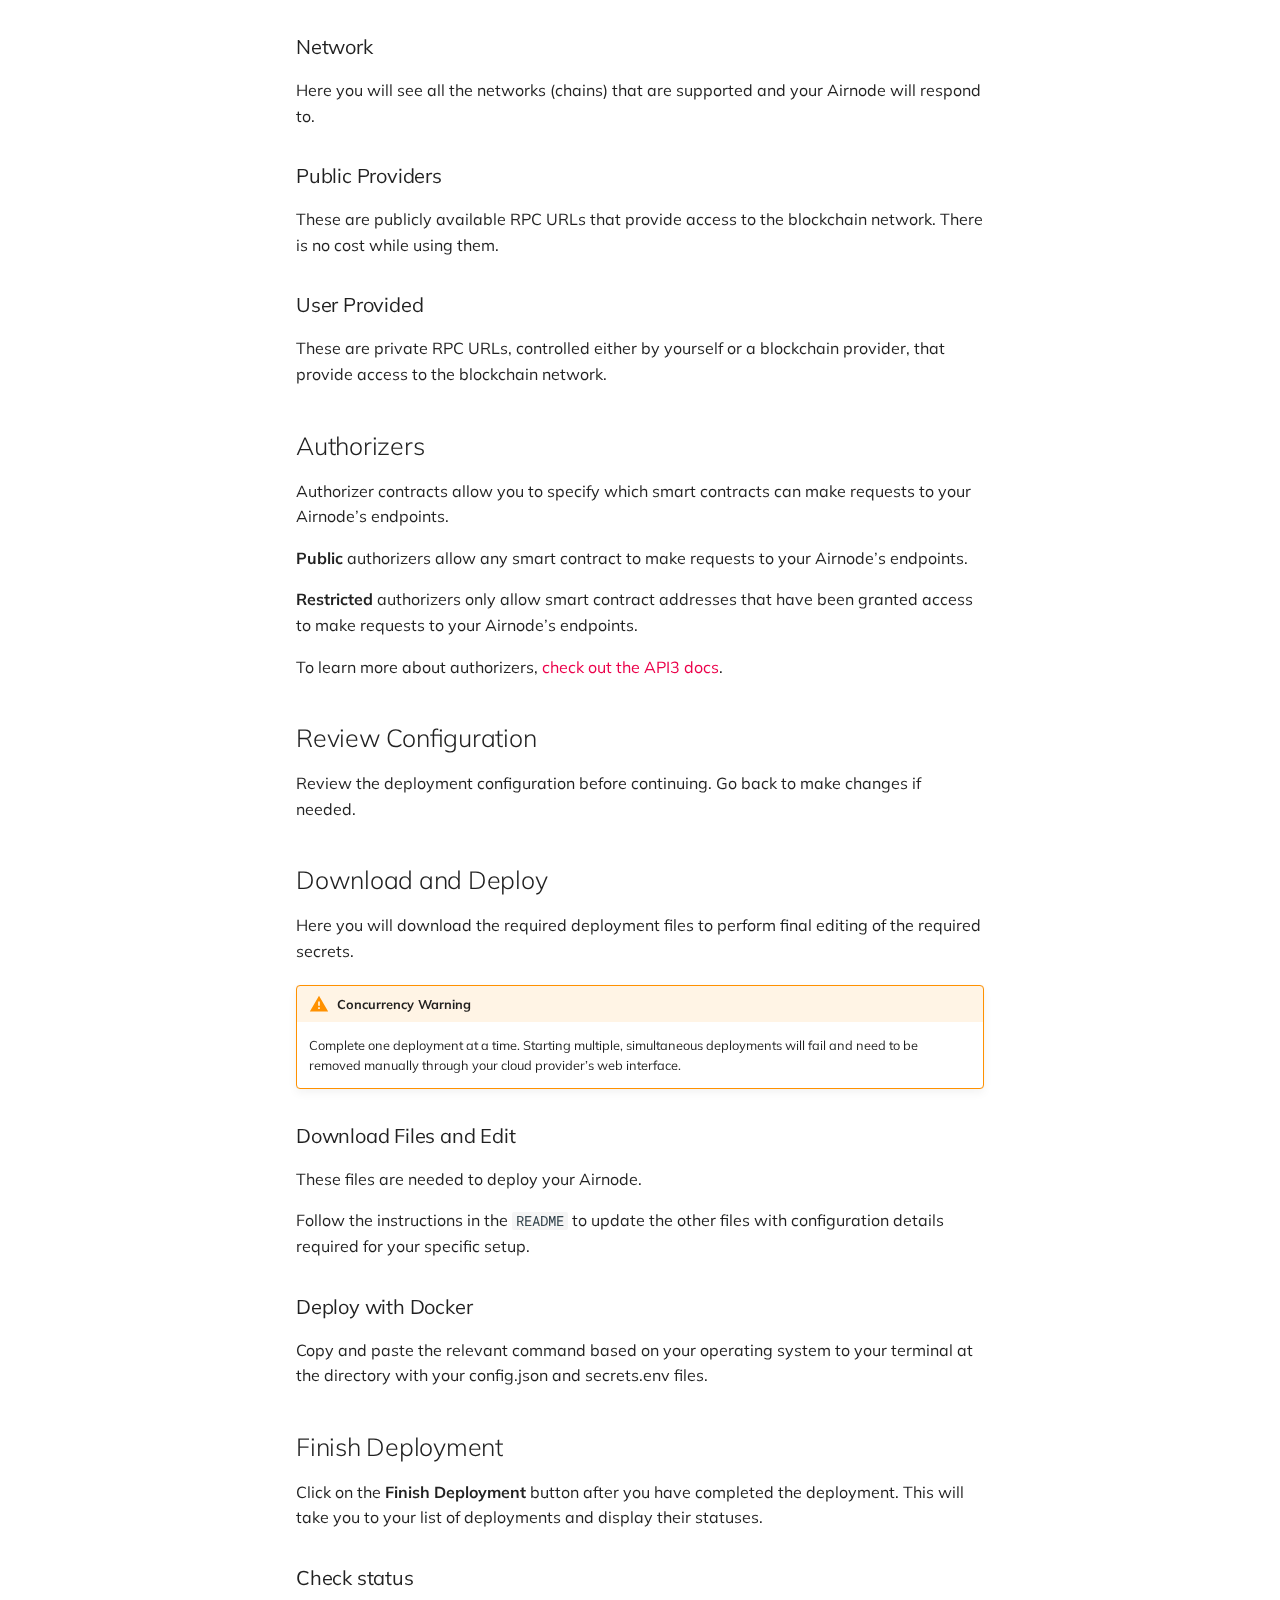
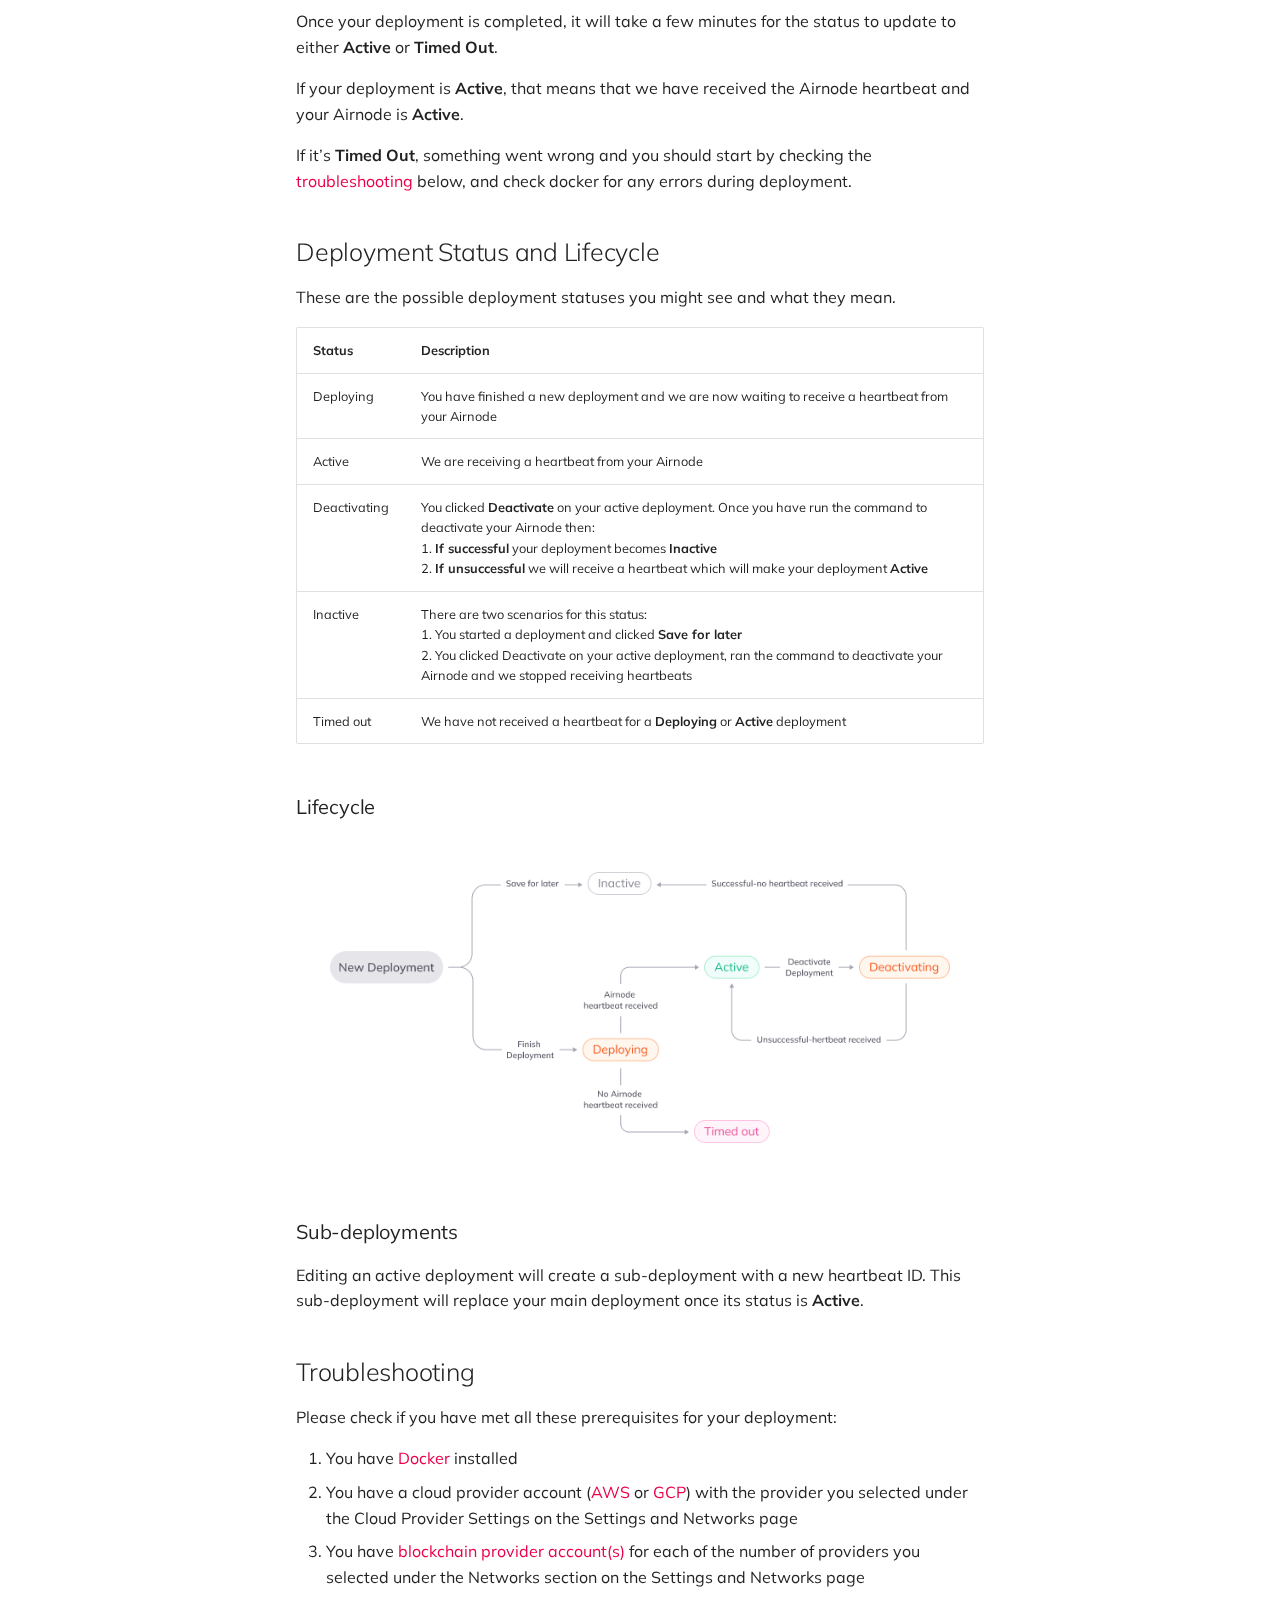
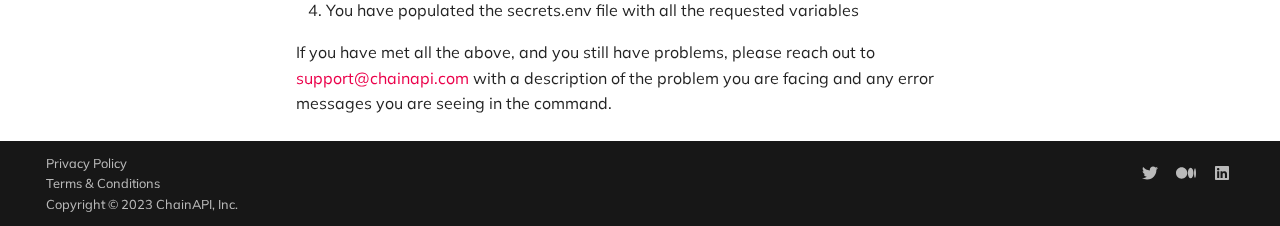
<file: guides/deployments/index.html>
<!doctype html>
<html lang="en" class="no-js">
  <head>
    
      <meta charset="utf-8">
      <meta name="viewport" content="width=device-width,initial-scale=1">
      
      
      
      
        <link rel="prev" href="../integrations/">
      
      
        <link rel="next" href="../workspaces/">
      
      <link rel="icon" href="../../images/favicon.png">
      <meta name="generator" content="mkdocs-1.4.2, mkdocs-material-9.0.6">
    
    
      
        <title>Deployments - ChainAPI Docs</title>
      
    
    
      <link rel="stylesheet" href="../../assets/stylesheets/main.558e4712.min.css">
      
        
        <link rel="stylesheet" href="../../assets/stylesheets/palette.2505c338.min.css">
      
      

    
    
    
      
        
        
        <link rel="preconnect" href="https://fonts.gstatic.com" crossorigin>
        <link rel="stylesheet" href="https://fonts.googleapis.com/css?family=Mulish:300,300i,400,400i,700,700i%7CRoboto+Mono:400,400i,700,700i&display=fallback">
        <style>:root{--md-text-font:"Mulish";--md-code-font:"Roboto Mono"}</style>
      
    
    
      <link rel="stylesheet" href="../../stylesheets/extra.css">
    
    <script>__md_scope=new URL("../..",location),__md_hash=e=>[...e].reduce((e,_)=>(e<<5)-e+_.charCodeAt(0),0),__md_get=(e,_=localStorage,t=__md_scope)=>JSON.parse(_.getItem(t.pathname+"."+e)),__md_set=(e,_,t=localStorage,a=__md_scope)=>{try{t.setItem(a.pathname+"."+e,JSON.stringify(_))}catch(e){}}</script>
    
      

    
    
    
  </head>
  
  
    
    
    
    
    
    <body dir="ltr" data-md-color-scheme="default" data-md-color-primary="" data-md-color-accent="">
  
    
    
    <input class="md-toggle" data-md-toggle="drawer" type="checkbox" id="__drawer" autocomplete="off">
    <input class="md-toggle" data-md-toggle="search" type="checkbox" id="__search" autocomplete="off">
    <label class="md-overlay" for="__drawer"></label>
    <div data-md-component="skip">
      
        
        <a href="#deployments" class="md-skip">
          Skip to content
        </a>
      
    </div>
    <div data-md-component="announce">
      
    </div>
    
    
      

<header class="md-header" data-md-component="header">
  <nav class="md-header__inner md-grid" aria-label="Header">
    <a href="https://chainapi.com" title="ChainAPI Docs" class="md-header__button md-logo" aria-label="ChainAPI Docs" data-md-component="logo">
      
  <img src="../../images/logo-chainapi-white.svg" alt="logo">

    </a>
    <label class="md-header__button md-icon" for="__drawer">
      <svg xmlns="http://www.w3.org/2000/svg" viewBox="0 0 24 24"><path d="M3 6h18v2H3V6m0 5h18v2H3v-2m0 5h18v2H3v-2Z"/></svg>
    </label>
    <div class="md-header__title" data-md-component="header-title">
      <div class="md-header__ellipsis">
        <div class="md-header__topic">
          <span class="md-ellipsis">
            ChainAPI Docs
          </span>
        </div>
        <div class="md-header__topic" data-md-component="header-topic">
          <span class="md-ellipsis">
            
              Deployments
            
          </span>
        </div>
      </div>
    </div>
    
    
    
      <label class="md-header__button md-icon" for="__search">
        <svg xmlns="http://www.w3.org/2000/svg" viewBox="0 0 24 24"><path d="M9.5 3A6.5 6.5 0 0 1 16 9.5c0 1.61-.59 3.09-1.56 4.23l.27.27h.79l5 5-1.5 1.5-5-5v-.79l-.27-.27A6.516 6.516 0 0 1 9.5 16 6.5 6.5 0 0 1 3 9.5 6.5 6.5 0 0 1 9.5 3m0 2C7 5 5 7 5 9.5S7 14 9.5 14 14 12 14 9.5 12 5 9.5 5Z"/></svg>
      </label>
      <div class="md-search" data-md-component="search" role="dialog">
  <label class="md-search__overlay" for="__search"></label>
  <div class="md-search__inner" role="search">
    <form class="md-search__form" name="search">
      <input type="text" class="md-search__input" name="query" aria-label="Search" placeholder="Search" autocapitalize="off" autocorrect="off" autocomplete="off" spellcheck="false" data-md-component="search-query" required>
      <label class="md-search__icon md-icon" for="__search">
        <svg xmlns="http://www.w3.org/2000/svg" viewBox="0 0 24 24"><path d="M9.5 3A6.5 6.5 0 0 1 16 9.5c0 1.61-.59 3.09-1.56 4.23l.27.27h.79l5 5-1.5 1.5-5-5v-.79l-.27-.27A6.516 6.516 0 0 1 9.5 16 6.5 6.5 0 0 1 3 9.5 6.5 6.5 0 0 1 9.5 3m0 2C7 5 5 7 5 9.5S7 14 9.5 14 14 12 14 9.5 12 5 9.5 5Z"/></svg>
        <svg xmlns="http://www.w3.org/2000/svg" viewBox="0 0 24 24"><path d="M20 11v2H8l5.5 5.5-1.42 1.42L4.16 12l7.92-7.92L13.5 5.5 8 11h12Z"/></svg>
      </label>
      <nav class="md-search__options" aria-label="Search">
        
        <button type="reset" class="md-search__icon md-icon" title="Clear" aria-label="Clear" tabindex="-1">
          <svg xmlns="http://www.w3.org/2000/svg" viewBox="0 0 24 24"><path d="M19 6.41 17.59 5 12 10.59 6.41 5 5 6.41 10.59 12 5 17.59 6.41 19 12 13.41 17.59 19 19 17.59 13.41 12 19 6.41Z"/></svg>
        </button>
      </nav>
      
    </form>
    <div class="md-search__output">
      <div class="md-search__scrollwrap" data-md-scrollfix>
        <div class="md-search-result" data-md-component="search-result">
          <div class="md-search-result__meta">
            Initializing search
          </div>
          <ol class="md-search-result__list" role="presentation"></ol>
        </div>
      </div>
    </div>
  </div>
</div>
    
    
  </nav>
  
</header>
    
    <div class="md-container" data-md-component="container">
      
      
        
          
        
      
      <main class="md-main" data-md-component="main">
        <div class="md-main__inner md-grid">
          
            
              
              <div class="md-sidebar md-sidebar--primary" data-md-component="sidebar" data-md-type="navigation" >
                <div class="md-sidebar__scrollwrap">
                  <div class="md-sidebar__inner">
                    


<nav class="md-nav md-nav--primary" aria-label="Navigation" data-md-level="0">
  <label class="md-nav__title" for="__drawer">
    <a href="https://chainapi.com" title="ChainAPI Docs" class="md-nav__button md-logo" aria-label="ChainAPI Docs" data-md-component="logo">
      
  <img src="../../images/logo-chainapi-white.svg" alt="logo">

    </a>
    ChainAPI Docs
  </label>
  
  <ul class="md-nav__list" data-md-scrollfix>
    
      
      
      

  
  
  
    
    <li class="md-nav__item md-nav__item--nested">
      
      
      
      
      <input class="md-nav__toggle md-toggle " data-md-toggle="__nav_1" type="checkbox" id="__nav_1" >
      
      
      
        <label class="md-nav__link" for="__nav_1" tabindex="0" aria-expanded="false">
          Introduction
          <span class="md-nav__icon md-icon"></span>
        </label>
      
      <nav class="md-nav" aria-label="Introduction" data-md-level="1">
        <label class="md-nav__title" for="__nav_1">
          <span class="md-nav__icon md-icon"></span>
          Introduction
        </label>
        <ul class="md-nav__list" data-md-scrollfix>
          
            
              
  
  
  
    <li class="md-nav__item">
      <a href="../.." class="md-nav__link">
        What is ChainAPI?
      </a>
    </li>
  

            
          
            
              
  
  
  
    <li class="md-nav__item">
      <a href="../../introduction/why-use-chainapi/" class="md-nav__link">
        Why use ChainAPI?
      </a>
    </li>
  

            
          
        </ul>
      </nav>
    </li>
  

    
      
      
      

  
  
    
  
  
    
    <li class="md-nav__item md-nav__item--active md-nav__item--nested">
      
      
      
      
      <input class="md-nav__toggle md-toggle " data-md-toggle="__nav_2" type="checkbox" id="__nav_2" checked>
      
      
      
        <label class="md-nav__link" for="__nav_2" tabindex="0" aria-expanded="true">
          Guides
          <span class="md-nav__icon md-icon"></span>
        </label>
      
      <nav class="md-nav" aria-label="Guides" data-md-level="1">
        <label class="md-nav__title" for="__nav_2">
          <span class="md-nav__icon md-icon"></span>
          Guides
        </label>
        <ul class="md-nav__list" data-md-scrollfix>
          
            
              
  
  
  
    <li class="md-nav__item">
      <a href="../overview/" class="md-nav__link">
        Overview
      </a>
    </li>
  

            
          
            
              
  
  
  
    <li class="md-nav__item">
      <a href="../accounts/" class="md-nav__link">
        Accounts
      </a>
    </li>
  

            
          
            
              
  
  
  
    <li class="md-nav__item">
      <a href="../integrations/" class="md-nav__link">
        Integrations
      </a>
    </li>
  

            
          
            
              
  
  
    
  
  
    <li class="md-nav__item md-nav__item--active">
      
      <input class="md-nav__toggle md-toggle" data-md-toggle="toc" type="checkbox" id="__toc">
      
      
        
      
      
        <label class="md-nav__link md-nav__link--active" for="__toc">
          Deployments
          <span class="md-nav__icon md-icon"></span>
        </label>
      
      <a href="./" class="md-nav__link md-nav__link--active">
        Deployments
      </a>
      
        

<nav class="md-nav md-nav--secondary" aria-label="Table of contents">
  
  
  
    
  
  
    <label class="md-nav__title" for="__toc">
      <span class="md-nav__icon md-icon"></span>
      Table of contents
    </label>
    <ul class="md-nav__list" data-md-component="toc" data-md-scrollfix>
      
        <li class="md-nav__item">
  <a href="#integrations" class="md-nav__link">
    Integrations
  </a>
  
    <nav class="md-nav" aria-label="Integrations">
      <ul class="md-nav__list">
        
          <li class="md-nav__item">
  <a href="#name" class="md-nav__link">
    Name
  </a>
  
</li>
        
          <li class="md-nav__item">
  <a href="#integration" class="md-nav__link">
    Integration
  </a>
  
</li>
        
      </ul>
    </nav>
  
</li>
      
        <li class="md-nav__item">
  <a href="#cloud-provider-settings" class="md-nav__link">
    Cloud Provider Settings
  </a>
  
    <nav class="md-nav" aria-label="Cloud Provider Settings">
      <ul class="md-nav__list">
        
          <li class="md-nav__item">
  <a href="#cloud-provider" class="md-nav__link">
    Cloud provider
  </a>
  
</li>
        
          <li class="md-nav__item">
  <a href="#region" class="md-nav__link">
    Region
  </a>
  
</li>
        
          <li class="md-nav__item">
  <a href="#airnode-version" class="md-nav__link">
    Airnode version
  </a>
  
</li>
        
      </ul>
    </nav>
  
</li>
      
        <li class="md-nav__item">
  <a href="#networks" class="md-nav__link">
    Networks
  </a>
  
    <nav class="md-nav" aria-label="Networks">
      <ul class="md-nav__list">
        
          <li class="md-nav__item">
  <a href="#mainnets" class="md-nav__link">
    Mainnets
  </a>
  
</li>
        
          <li class="md-nav__item">
  <a href="#testnets" class="md-nav__link">
    Testnets
  </a>
  
</li>
        
          <li class="md-nav__item">
  <a href="#network" class="md-nav__link">
    Network
  </a>
  
</li>
        
          <li class="md-nav__item">
  <a href="#public-providers" class="md-nav__link">
    Public Providers
  </a>
  
</li>
        
          <li class="md-nav__item">
  <a href="#user-provided" class="md-nav__link">
    User Provided
  </a>
  
</li>
        
      </ul>
    </nav>
  
</li>
      
        <li class="md-nav__item">
  <a href="#authorizers" class="md-nav__link">
    Authorizers
  </a>
  
</li>
      
        <li class="md-nav__item">
  <a href="#review-configuration" class="md-nav__link">
    Review Configuration
  </a>
  
</li>
      
        <li class="md-nav__item">
  <a href="#download-and-deploy" class="md-nav__link">
    Download and Deploy
  </a>
  
    <nav class="md-nav" aria-label="Download and Deploy">
      <ul class="md-nav__list">
        
          <li class="md-nav__item">
  <a href="#download-files-and-edit" class="md-nav__link">
    Download Files and Edit
  </a>
  
</li>
        
          <li class="md-nav__item">
  <a href="#deploy-with-docker" class="md-nav__link">
    Deploy with Docker
  </a>
  
</li>
        
      </ul>
    </nav>
  
</li>
      
        <li class="md-nav__item">
  <a href="#finish-deployment" class="md-nav__link">
    Finish Deployment
  </a>
  
    <nav class="md-nav" aria-label="Finish Deployment">
      <ul class="md-nav__list">
        
          <li class="md-nav__item">
  <a href="#check-status" class="md-nav__link">
    Check status
  </a>
  
</li>
        
      </ul>
    </nav>
  
</li>
      
        <li class="md-nav__item">
  <a href="#deployment-status-and-lifecycle" class="md-nav__link">
    Deployment Status and Lifecycle
  </a>
  
    <nav class="md-nav" aria-label="Deployment Status and Lifecycle">
      <ul class="md-nav__list">
        
          <li class="md-nav__item">
  <a href="#lifecycle" class="md-nav__link">
    Lifecycle
  </a>
  
</li>
        
          <li class="md-nav__item">
  <a href="#sub-deployments" class="md-nav__link">
    Sub-deployments
  </a>
  
</li>
        
      </ul>
    </nav>
  
</li>
      
        <li class="md-nav__item">
  <a href="#troubleshooting" class="md-nav__link">
    Troubleshooting
  </a>
  
</li>
      
    </ul>
  
</nav>
      
    </li>
  

            
          
            
              
  
  
  
    <li class="md-nav__item">
      <a href="../workspaces/" class="md-nav__link">
        Workspaces
      </a>
    </li>
  

            
          
            
              
  
  
  
    <li class="md-nav__item">
      <a href="../import-export/" class="md-nav__link">
        Import & Export OIS
      </a>
    </li>
  

            
          
        </ul>
      </nav>
    </li>
  

    
      
      
      

  
  
  
    
    <li class="md-nav__item md-nav__item--nested">
      
      
      
      
      <input class="md-nav__toggle md-toggle " data-md-toggle="__nav_3" type="checkbox" id="__nav_3" >
      
      
      
        <label class="md-nav__link" for="__nav_3" tabindex="0" aria-expanded="false">
          Reference
          <span class="md-nav__icon md-icon"></span>
        </label>
      
      <nav class="md-nav" aria-label="Reference" data-md-level="1">
        <label class="md-nav__title" for="__nav_3">
          <span class="md-nav__icon md-icon"></span>
          Reference
        </label>
        <ul class="md-nav__list" data-md-scrollfix>
          
            
              
  
  
  
    <li class="md-nav__item">
      <a href="../../reference/terms/#airnode" class="md-nav__link">
        Airnode
      </a>
    </li>
  

            
          
            
              
  
  
  
    <li class="md-nav__item">
      <a href="../../reference/terms/#api-card" class="md-nav__link">
        API Card
      </a>
    </li>
  

            
          
            
              
  
  
  
    <li class="md-nav__item">
      <a href="../../reference/terms/#base-url" class="md-nav__link">
        Base URL
      </a>
    </li>
  

            
          
            
              
  
  
  
    <li class="md-nav__item">
      <a href="../../reference/terms/#blockchain-providers" class="md-nav__link">
        Blockchain Providers
      </a>
    </li>
  

            
          
            
              
  
  
  
    <li class="md-nav__item">
      <a href="../../reference/terms/#cloud-provider" class="md-nav__link">
        Cloud Provider
      </a>
    </li>
  

            
          
            
              
  
  
  
    <li class="md-nav__item">
      <a href="../../reference/terms/#deployment" class="md-nav__link">
        Deployment
      </a>
    </li>
  

            
          
            
              
  
  
  
    <li class="md-nav__item">
      <a href="../../reference/terms/#endpoint" class="md-nav__link">
        Endpoint
      </a>
    </li>
  

            
          
            
              
  
  
  
    <li class="md-nav__item">
      <a href="../../reference/terms/#heartbeat" class="md-nav__link">
        Heartbeat
      </a>
    </li>
  

            
          
            
              
  
  
  
    <li class="md-nav__item">
      <a href="../../reference/terms/#http" class="md-nav__link">
        HTTP
      </a>
    </li>
  

            
          
            
              
  
  
  
    <li class="md-nav__item">
      <a href="../../reference/terms/#integration" class="md-nav__link">
        Integration
      </a>
    </li>
  

            
          
            
              
  
  
  
    <li class="md-nav__item">
      <a href="../../reference/terms/#mainnet" class="md-nav__link">
        Mainnet
      </a>
    </li>
  

            
          
            
              
  
  
  
    <li class="md-nav__item">
      <a href="../../reference/terms/#mnemonic" class="md-nav__link">
        Mnemonic
      </a>
    </li>
  

            
          
            
              
  
  
  
    <li class="md-nav__item">
      <a href="../../reference/terms/#parameters" class="md-nav__link">
        Parameters
      </a>
    </li>
  

            
          
            
              
  
  
  
    <li class="md-nav__item">
      <a href="../../reference/terms/#path" class="md-nav__link">
        Path
      </a>
    </li>
  

            
          
            
              
  
  
  
    <li class="md-nav__item">
      <a href="../../reference/terms/#reserved-parameters" class="md-nav__link">
        Reserved Parameters
      </a>
    </li>
  

            
          
            
              
  
  
  
    <li class="md-nav__item">
      <a href="../../reference/terms/#security-schemes" class="md-nav__link">
        Security Schemes
      </a>
    </li>
  

            
          
            
              
  
  
  
    <li class="md-nav__item">
      <a href="../../reference/terms/#versioning" class="md-nav__link">
        Versioning
      </a>
    </li>
  

            
          
        </ul>
      </nav>
    </li>
  

    
  </ul>
</nav>
                  </div>
                </div>
              </div>
            
            
              
              <div class="md-sidebar md-sidebar--secondary" data-md-component="sidebar" data-md-type="toc" >
                <div class="md-sidebar__scrollwrap">
                  <div class="md-sidebar__inner">
                    

<nav class="md-nav md-nav--secondary" aria-label="Table of contents">
  
  
  
    
  
  
    <label class="md-nav__title" for="__toc">
      <span class="md-nav__icon md-icon"></span>
      Table of contents
    </label>
    <ul class="md-nav__list" data-md-component="toc" data-md-scrollfix>
      
        <li class="md-nav__item">
  <a href="#integrations" class="md-nav__link">
    Integrations
  </a>
  
    <nav class="md-nav" aria-label="Integrations">
      <ul class="md-nav__list">
        
          <li class="md-nav__item">
  <a href="#name" class="md-nav__link">
    Name
  </a>
  
</li>
        
          <li class="md-nav__item">
  <a href="#integration" class="md-nav__link">
    Integration
  </a>
  
</li>
        
      </ul>
    </nav>
  
</li>
      
        <li class="md-nav__item">
  <a href="#cloud-provider-settings" class="md-nav__link">
    Cloud Provider Settings
  </a>
  
    <nav class="md-nav" aria-label="Cloud Provider Settings">
      <ul class="md-nav__list">
        
          <li class="md-nav__item">
  <a href="#cloud-provider" class="md-nav__link">
    Cloud provider
  </a>
  
</li>
        
          <li class="md-nav__item">
  <a href="#region" class="md-nav__link">
    Region
  </a>
  
</li>
        
          <li class="md-nav__item">
  <a href="#airnode-version" class="md-nav__link">
    Airnode version
  </a>
  
</li>
        
      </ul>
    </nav>
  
</li>
      
        <li class="md-nav__item">
  <a href="#networks" class="md-nav__link">
    Networks
  </a>
  
    <nav class="md-nav" aria-label="Networks">
      <ul class="md-nav__list">
        
          <li class="md-nav__item">
  <a href="#mainnets" class="md-nav__link">
    Mainnets
  </a>
  
</li>
        
          <li class="md-nav__item">
  <a href="#testnets" class="md-nav__link">
    Testnets
  </a>
  
</li>
        
          <li class="md-nav__item">
  <a href="#network" class="md-nav__link">
    Network
  </a>
  
</li>
        
          <li class="md-nav__item">
  <a href="#public-providers" class="md-nav__link">
    Public Providers
  </a>
  
</li>
        
          <li class="md-nav__item">
  <a href="#user-provided" class="md-nav__link">
    User Provided
  </a>
  
</li>
        
      </ul>
    </nav>
  
</li>
      
        <li class="md-nav__item">
  <a href="#authorizers" class="md-nav__link">
    Authorizers
  </a>
  
</li>
      
        <li class="md-nav__item">
  <a href="#review-configuration" class="md-nav__link">
    Review Configuration
  </a>
  
</li>
      
        <li class="md-nav__item">
  <a href="#download-and-deploy" class="md-nav__link">
    Download and Deploy
  </a>
  
    <nav class="md-nav" aria-label="Download and Deploy">
      <ul class="md-nav__list">
        
          <li class="md-nav__item">
  <a href="#download-files-and-edit" class="md-nav__link">
    Download Files and Edit
  </a>
  
</li>
        
          <li class="md-nav__item">
  <a href="#deploy-with-docker" class="md-nav__link">
    Deploy with Docker
  </a>
  
</li>
        
      </ul>
    </nav>
  
</li>
      
        <li class="md-nav__item">
  <a href="#finish-deployment" class="md-nav__link">
    Finish Deployment
  </a>
  
    <nav class="md-nav" aria-label="Finish Deployment">
      <ul class="md-nav__list">
        
          <li class="md-nav__item">
  <a href="#check-status" class="md-nav__link">
    Check status
  </a>
  
</li>
        
      </ul>
    </nav>
  
</li>
      
        <li class="md-nav__item">
  <a href="#deployment-status-and-lifecycle" class="md-nav__link">
    Deployment Status and Lifecycle
  </a>
  
    <nav class="md-nav" aria-label="Deployment Status and Lifecycle">
      <ul class="md-nav__list">
        
          <li class="md-nav__item">
  <a href="#lifecycle" class="md-nav__link">
    Lifecycle
  </a>
  
</li>
        
          <li class="md-nav__item">
  <a href="#sub-deployments" class="md-nav__link">
    Sub-deployments
  </a>
  
</li>
        
      </ul>
    </nav>
  
</li>
      
        <li class="md-nav__item">
  <a href="#troubleshooting" class="md-nav__link">
    Troubleshooting
  </a>
  
</li>
      
    </ul>
  
</nav>
                  </div>
                </div>
              </div>
            
          
          
            <div class="md-content" data-md-component="content">
              <article class="md-content__inner md-typeset">
                
                  



<h1 id="deployments">Deployments</h1>
<!-- If you change the following paragraph, change it in the README. -->

<p>This section will take you through deploying an Airnode. Multiple deployments
can use the same integration if desired.</p>
<p>There are a few things needed before creating a deployment:</p>
<ul>
<li>A cloud provider account such as <a href="https://aws.amazon.com/">AWS</a> or
  <a href="https://cloud.google.com/">GCP</a></li>
<li>A
  <a href="https://docs.api3.org/reference/airnode/latest/concepts/chain-providers.html">blockchain provider account</a>
  for the networks required</li>
<li><a href="https://www.docker.com/">Docker</a></li>
</ul>
<p>Select <strong>Deploy</strong> in the navigation bar on the left side of the page. Then click
the <strong>New Deployment</strong> button. You will then be guided through the deployment
process.</p>
<h2 id="integrations">Integrations</h2>
<p>The deployment will use an <a href="../integrations/">integration</a> you have already
created to define and deploy an Airnode to a cloud provider of your choice.</p>
<h3 id="name">Name</h3>
<p>Name your deployment. <strong>You won’t be able to change this after saving the
deployment.</strong></p>
<h3 id="integration">Integration</h3>
<p>This is where you will select which integration(s) that you want to use, the
version of the integration and the notes you captured during the integration
associated with that version.</p>
<h2 id="cloud-provider-settings">Cloud Provider Settings</h2>
<p>Select the desired cloud provider and the region the Airnode should be deployed
to.</p>
<h3 id="cloud-provider">Cloud provider</h3>
<p>Select the desired cloud provider.</p>
<h3 id="region">Region</h3>
<p>Select the desired region for your cloud provider.</p>
<h3 id="airnode-version">Airnode version</h3>
<p>The latest Airnode version will be selected by default and we recommend you
leave it on the latest version unless you have a specific reason to select an
older version.</p>
<h2 id="networks">Networks</h2>
<p>Here you will define which networks (chains) the Airnode will respond to.</p>
<h3 id="mainnets">Mainnets</h3>
<p>These are the chains that process actual transactions.</p>
<h3 id="testnets">Testnets</h3>
<p>These are test networks that can be used for testing your deployment and
integrations.</p>
<h3 id="network">Network</h3>
<p>Here you will see all the networks (chains) that are supported and your Airnode
will respond to.</p>
<h3 id="public-providers">Public Providers</h3>
<p>These are publicly available RPC URLs that provide access to the blockchain
network. There is no cost while using them.</p>
<h3 id="user-provided">User Provided</h3>
<p>These are private RPC URLs, controlled either by yourself or a blockchain
provider, that provide access to the blockchain network.</p>
<h2 id="authorizers">Authorizers</h2>
<p>Authorizer contracts allow you to specify which smart contracts can make
requests to your Airnode’s endpoints.</p>
<p><strong>Public</strong> authorizers allow any smart contract to make requests to your
Airnode’s endpoints.</p>
<p><strong>Restricted</strong> authorizers only allow smart contract addresses that have been
granted access to make requests to your Airnode’s endpoints.</p>
<p>To learn more about authorizers,
<a href="https://docs.api3.org/reference/airnode/latest/concepts/authorizers.html">check out the API3 docs</a>.</p>
<h2 id="review-configuration">Review Configuration</h2>
<p>Review the deployment configuration before continuing. Go back to make changes
if needed.</p>
<h2 id="download-and-deploy">Download and Deploy</h2>
<p>Here you will download the required deployment files to perform final editing of
the required secrets.</p>
<div class="admonition warning">
<p class="admonition-title">Concurrency Warning</p>
<p>Complete one deployment at a time. Starting multiple, simultaneous deployments
will fail and need to be removed manually through your cloud provider’s web
interface.</p>
</div>
<h3 id="download-files-and-edit">Download Files and Edit</h3>
<p>These files are needed to deploy your Airnode.</p>
<p>Follow the instructions in the <code>README</code> to update the other files with configuration
details required for your specific setup.</p>
<h3 id="deploy-with-docker">Deploy with Docker</h3>
<p>Copy and paste the relevant command based on your operating system to your
terminal at the directory with your config.json and secrets.env files.</p>
<h2 id="finish-deployment">Finish Deployment</h2>
<p>Click on the <strong>Finish Deployment</strong> button after you have completed the
deployment. This will take you to your list of deployments and display their
statuses.</p>
<!-- Still need: Downloading and editing files (folder structure) The readme (display
the actual readme in the documents page Add explanation for what a blockchain
provider does Recommend multiple blockchain providers and explain what happens
when one goes down (the why)

Managing an existing deployment How adding / removing / changing APIs version
will impact your Airnode How will adding or changing your network impact your
Airnode How to delete a deployment (use docker) Deployment ReadMe (generalized
readme)-->

<h3 id="check-status">Check status</h3>
<p>Once your deployment is completed, it will take a few minutes for the status to
update to either <strong>Active</strong> or <strong>Timed Out</strong>.</p>
<p>If your deployment is <strong>Active</strong>, that means that we have received the Airnode
heartbeat and your Airnode is <strong>Active</strong>.</p>
<p>If it’s <strong>Timed Out</strong>, something went wrong and you should start by checking the
<a href="#troubleshooting">troubleshooting</a> below, and check docker for any errors
during deployment.</p>
<!--If successfully completed, your deployment’s status will become Active within 1
minute. If your deployment is not active after clicking "Finish deployment",
check your cloud provider logs and configuration details before redeploying.-->

<h2 id="deployment-status-and-lifecycle">Deployment Status and Lifecycle</h2>
<p>These are the possible deployment statuses you might see and what they mean.</p>
<table>
<thead>
<tr>
<th>Status</th>
<th>Description</th>
</tr>
</thead>
<tbody>
<tr>
<td>Deploying</td>
<td>You have finished a new deployment and we are now waiting to receive a heartbeat from your Airnode</td>
</tr>
<tr>
<td>Active</td>
<td>We are receiving a heartbeat from your Airnode</td>
</tr>
<tr>
<td>Deactivating</td>
<td>You clicked <strong>Deactivate</strong> on your active deployment. Once you have run the command to deactivate your Airnode then: <br/>1. <strong>If successful</strong> your deployment becomes <strong>Inactive</strong> <br/> 2. <strong>If unsuccessful</strong> we will receive a heartbeat which will make your deployment <strong>Active</strong></td>
</tr>
<tr>
<td>Inactive</td>
<td>There are two scenarios for this status: <br/>1. You started a deployment and clicked <strong>Save for later</strong> <br/> 2. You clicked Deactivate on your active deployment, ran the command to deactivate your Airnode and we stopped receiving heartbeats</td>
</tr>
<tr>
<td>Timed out</td>
<td>We have not received a heartbeat for a <strong>Deploying</strong> or <strong>Active</strong> deployment</td>
</tr>
</tbody>
</table>
<h3 id="lifecycle">Lifecycle</h3>
<p><img alt="Deployment status lifecycle diagram" src="../../images/deployment-statuses-diagram.png" /></p>
<h3 id="sub-deployments">Sub-deployments</h3>
<p>Editing an active deployment will create a sub-deployment with a new heartbeat
ID. This sub-deployment will replace your main deployment once its status is
<strong>Active</strong>.</p>
<h2 id="troubleshooting">Troubleshooting</h2>
<p>Please check if you have met all these prerequisites for your deployment:</p>
<ol>
<li>You have <a href="https://docs.docker.com/get-started/overview/">Docker</a> installed</li>
<li>You have a cloud provider account (<a href="https://aws.amazon.com/account/">AWS</a> or
    <a href="https://cloud.google.com/">GCP</a>) with the provider you selected under the
    Cloud Provider Settings on the Settings and Networks page</li>
<li>You have
    <a href="https://docs.api3.org/reference/airnode/latest/concepts/chain-providers.html">blockchain provider account(s)</a>
    for each of the number of providers you selected under the Networks section
    on the Settings and Networks page</li>
<li>You have populated the secrets.env file with all the requested variables</li>
</ol>
<p>If you have met all the above, and you still have problems, please reach out to
<a href="mailto:support@chainapi.com">support@chainapi.com</a> with a description of the
problem you are facing and any error messages you are seeing in the command.</p>





                
              </article>
            </div>
          
          
        </div>
        
      </main>
      
        <footer class="md-footer">
  
  <div class="md-footer-meta md-typeset">
    <div class="md-footer-meta__inner md-grid">
      <div class="md-copyright">
  
    <div class="md-copyright__highlight">
      <a href="https://chainapi.com/privacy-policy">Privacy Policy</a><br> <a href="https://chainapi.com/terms-and-conditions">Terms & Conditions</a><br> Copyright &copy; 2023 ChainAPI, Inc.

    </div>
  
  
</div>
      
        <div class="md-social">
  
    
    
    <a href="https://twitter.com/chainapi" target="_blank" rel="noopener" title="ChainAPI on Twitter" class="md-social__link">
      <svg xmlns="http://www.w3.org/2000/svg" viewBox="0 0 512 512"><!--! Font Awesome Free 6.2.1 by @fontawesome - https://fontawesome.com License - https://fontawesome.com/license/free (Icons: CC BY 4.0, Fonts: SIL OFL 1.1, Code: MIT License) Copyright 2022 Fonticons, Inc.--><path d="M459.37 151.716c.325 4.548.325 9.097.325 13.645 0 138.72-105.583 298.558-298.558 298.558-59.452 0-114.68-17.219-161.137-47.106 8.447.974 16.568 1.299 25.34 1.299 49.055 0 94.213-16.568 130.274-44.832-46.132-.975-84.792-31.188-98.112-72.772 6.498.974 12.995 1.624 19.818 1.624 9.421 0 18.843-1.3 27.614-3.573-48.081-9.747-84.143-51.98-84.143-102.985v-1.299c13.969 7.797 30.214 12.67 47.431 13.319-28.264-18.843-46.781-51.005-46.781-87.391 0-19.492 5.197-37.36 14.294-52.954 51.655 63.675 129.3 105.258 216.365 109.807-1.624-7.797-2.599-15.918-2.599-24.04 0-57.828 46.782-104.934 104.934-104.934 30.213 0 57.502 12.67 76.67 33.137 23.715-4.548 46.456-13.32 66.599-25.34-7.798 24.366-24.366 44.833-46.132 57.827 21.117-2.273 41.584-8.122 60.426-16.243-14.292 20.791-32.161 39.308-52.628 54.253z"/></svg>
    </a>
  
    
    
    <a href="https://medium.com/chainapi" target="_blank" rel="noopener" title="ChainAPI on Medium" class="md-social__link">
      <svg xmlns="http://www.w3.org/2000/svg" viewBox="0 0 640 512"><!--! Font Awesome Free 6.2.1 by @fontawesome - https://fontawesome.com License - https://fontawesome.com/license/free (Icons: CC BY 4.0, Fonts: SIL OFL 1.1, Code: MIT License) Copyright 2022 Fonticons, Inc.--><path d="M180.5 74.262C80.813 74.262 0 155.633 0 256s80.819 181.738 180.5 181.738S361 356.373 361 256 280.191 74.262 180.5 74.262Zm288.25 10.646c-49.845 0-90.245 76.619-90.245 171.095s40.406 171.1 90.251 171.1 90.251-76.619 90.251-171.1H559c0-94.503-40.4-171.095-90.248-171.095Zm139.506 17.821c-17.526 0-31.735 68.628-31.735 153.274s14.2 153.274 31.735 153.274S640 340.631 640 256c0-84.649-14.215-153.271-31.742-153.271Z"/></svg>
    </a>
  
    
    
    <a href="https://linkedin.com/company/chainapi" target="_blank" rel="noopener" title="ChainAPI on LinkedIn" class="md-social__link">
      <svg xmlns="http://www.w3.org/2000/svg" viewBox="0 0 448 512"><!--! Font Awesome Free 6.2.1 by @fontawesome - https://fontawesome.com License - https://fontawesome.com/license/free (Icons: CC BY 4.0, Fonts: SIL OFL 1.1, Code: MIT License) Copyright 2022 Fonticons, Inc.--><path d="M416 32H31.9C14.3 32 0 46.5 0 64.3v383.4C0 465.5 14.3 480 31.9 480H416c17.6 0 32-14.5 32-32.3V64.3c0-17.8-14.4-32.3-32-32.3zM135.4 416H69V202.2h66.5V416zm-33.2-243c-21.3 0-38.5-17.3-38.5-38.5S80.9 96 102.2 96c21.2 0 38.5 17.3 38.5 38.5 0 21.3-17.2 38.5-38.5 38.5zm282.1 243h-66.4V312c0-24.8-.5-56.7-34.5-56.7-34.6 0-39.9 27-39.9 54.9V416h-66.4V202.2h63.7v29.2h.9c8.9-16.8 30.6-34.5 62.9-34.5 67.2 0 79.7 44.3 79.7 101.9V416z"/></svg>
    </a>
  
</div>
      
    </div>
  </div>
</footer>
      
    </div>
    <div class="md-dialog" data-md-component="dialog">
      <div class="md-dialog__inner md-typeset"></div>
    </div>
    
    <script id="__config" type="application/json">{"base": "../..", "features": [], "search": "../../assets/javascripts/workers/search.e5c33ebb.min.js", "translations": {"clipboard.copied": "Copied to clipboard", "clipboard.copy": "Copy to clipboard", "search.result.more.one": "1 more on this page", "search.result.more.other": "# more on this page", "search.result.none": "No matching documents", "search.result.one": "1 matching document", "search.result.other": "# matching documents", "search.result.placeholder": "Type to start searching", "search.result.term.missing": "Missing", "select.version": "Select version"}}</script>
    
    
      <script src="../../assets/javascripts/bundle.51d95adb.min.js"></script>
      
    
  </body>
</html>
</file>
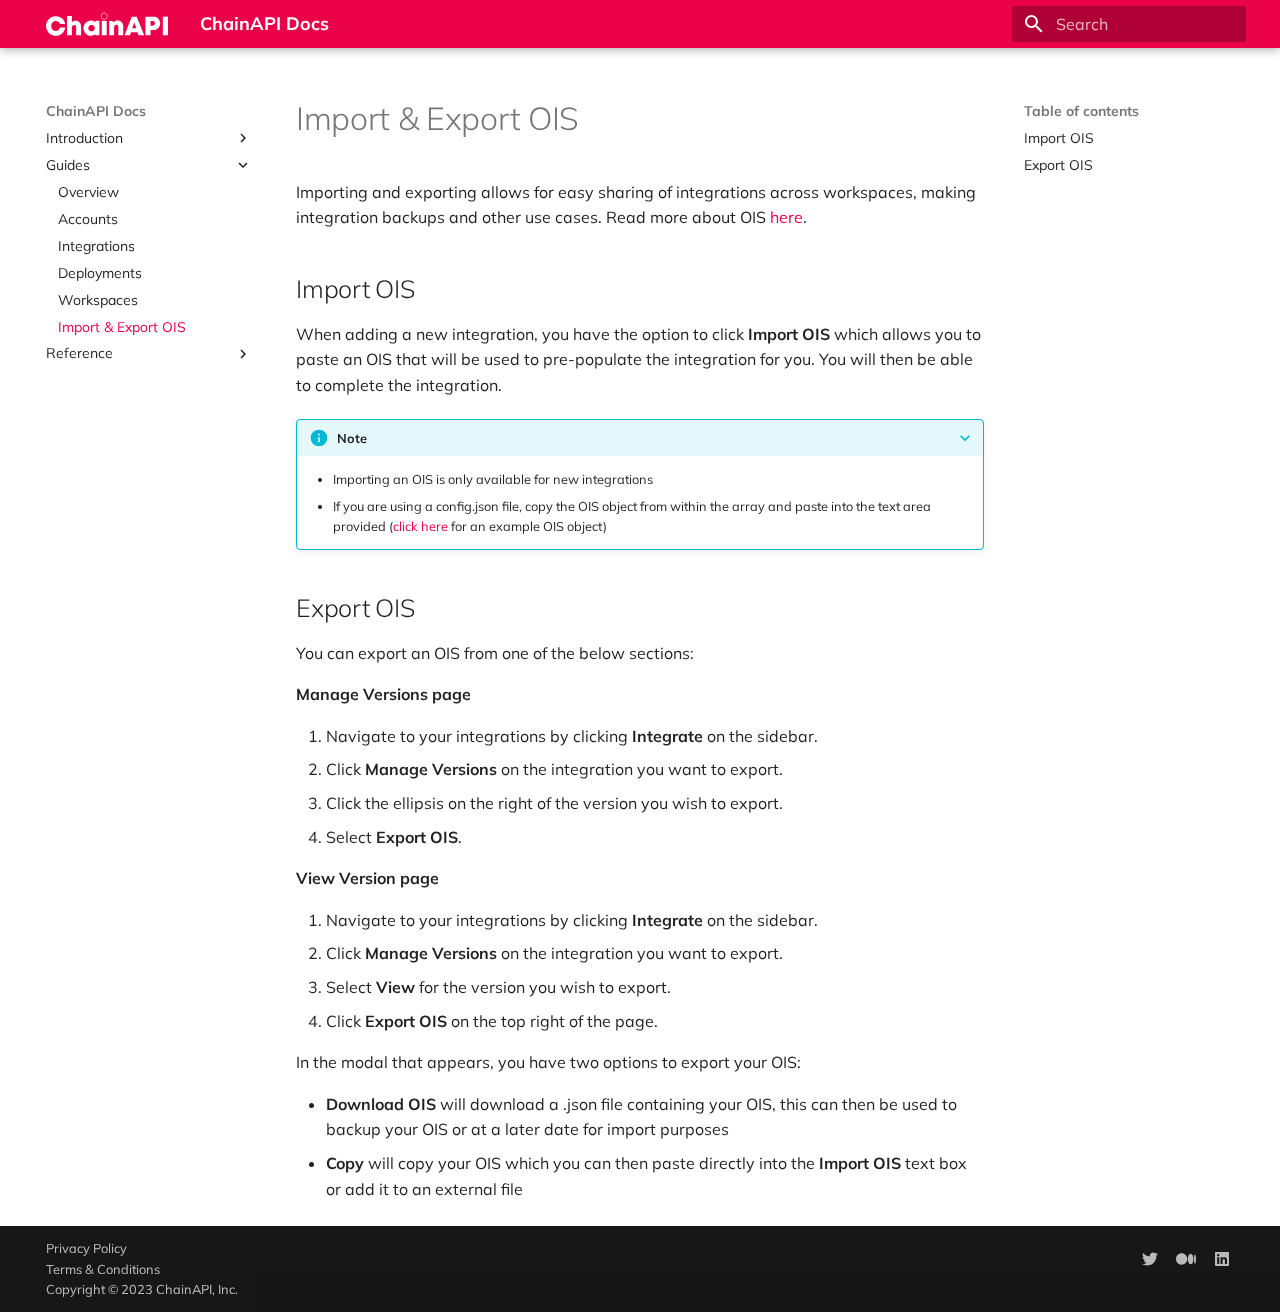
<file: guides/import-export/index.html>
<!doctype html>
<html lang="en" class="no-js">
  <head>
    
      <meta charset="utf-8">
      <meta name="viewport" content="width=device-width,initial-scale=1">
      
      
      
      
        <link rel="prev" href="../workspaces/">
      
      
      <link rel="icon" href="../../images/favicon.png">
      <meta name="generator" content="mkdocs-1.4.2, mkdocs-material-9.0.6">
    
    
      
        <title>Import & Export OIS - ChainAPI Docs</title>
      
    
    
      <link rel="stylesheet" href="../../assets/stylesheets/main.558e4712.min.css">
      
        
        <link rel="stylesheet" href="../../assets/stylesheets/palette.2505c338.min.css">
      
      

    
    
    
      
        
        
        <link rel="preconnect" href="https://fonts.gstatic.com" crossorigin>
        <link rel="stylesheet" href="https://fonts.googleapis.com/css?family=Mulish:300,300i,400,400i,700,700i%7CRoboto+Mono:400,400i,700,700i&display=fallback">
        <style>:root{--md-text-font:"Mulish";--md-code-font:"Roboto Mono"}</style>
      
    
    
      <link rel="stylesheet" href="../../stylesheets/extra.css">
    
    <script>__md_scope=new URL("../..",location),__md_hash=e=>[...e].reduce((e,_)=>(e<<5)-e+_.charCodeAt(0),0),__md_get=(e,_=localStorage,t=__md_scope)=>JSON.parse(_.getItem(t.pathname+"."+e)),__md_set=(e,_,t=localStorage,a=__md_scope)=>{try{t.setItem(a.pathname+"."+e,JSON.stringify(_))}catch(e){}}</script>
    
      

    
    
    
  </head>
  
  
    
    
    
    
    
    <body dir="ltr" data-md-color-scheme="default" data-md-color-primary="" data-md-color-accent="">
  
    
    
    <input class="md-toggle" data-md-toggle="drawer" type="checkbox" id="__drawer" autocomplete="off">
    <input class="md-toggle" data-md-toggle="search" type="checkbox" id="__search" autocomplete="off">
    <label class="md-overlay" for="__drawer"></label>
    <div data-md-component="skip">
      
        
        <a href="#import-export-ois" class="md-skip">
          Skip to content
        </a>
      
    </div>
    <div data-md-component="announce">
      
    </div>
    
    
      

<header class="md-header" data-md-component="header">
  <nav class="md-header__inner md-grid" aria-label="Header">
    <a href="https://chainapi.com" title="ChainAPI Docs" class="md-header__button md-logo" aria-label="ChainAPI Docs" data-md-component="logo">
      
  <img src="../../images/logo-chainapi-white.svg" alt="logo">

    </a>
    <label class="md-header__button md-icon" for="__drawer">
      <svg xmlns="http://www.w3.org/2000/svg" viewBox="0 0 24 24"><path d="M3 6h18v2H3V6m0 5h18v2H3v-2m0 5h18v2H3v-2Z"/></svg>
    </label>
    <div class="md-header__title" data-md-component="header-title">
      <div class="md-header__ellipsis">
        <div class="md-header__topic">
          <span class="md-ellipsis">
            ChainAPI Docs
          </span>
        </div>
        <div class="md-header__topic" data-md-component="header-topic">
          <span class="md-ellipsis">
            
              Import & Export OIS
            
          </span>
        </div>
      </div>
    </div>
    
    
    
      <label class="md-header__button md-icon" for="__search">
        <svg xmlns="http://www.w3.org/2000/svg" viewBox="0 0 24 24"><path d="M9.5 3A6.5 6.5 0 0 1 16 9.5c0 1.61-.59 3.09-1.56 4.23l.27.27h.79l5 5-1.5 1.5-5-5v-.79l-.27-.27A6.516 6.516 0 0 1 9.5 16 6.5 6.5 0 0 1 3 9.5 6.5 6.5 0 0 1 9.5 3m0 2C7 5 5 7 5 9.5S7 14 9.5 14 14 12 14 9.5 12 5 9.5 5Z"/></svg>
      </label>
      <div class="md-search" data-md-component="search" role="dialog">
  <label class="md-search__overlay" for="__search"></label>
  <div class="md-search__inner" role="search">
    <form class="md-search__form" name="search">
      <input type="text" class="md-search__input" name="query" aria-label="Search" placeholder="Search" autocapitalize="off" autocorrect="off" autocomplete="off" spellcheck="false" data-md-component="search-query" required>
      <label class="md-search__icon md-icon" for="__search">
        <svg xmlns="http://www.w3.org/2000/svg" viewBox="0 0 24 24"><path d="M9.5 3A6.5 6.5 0 0 1 16 9.5c0 1.61-.59 3.09-1.56 4.23l.27.27h.79l5 5-1.5 1.5-5-5v-.79l-.27-.27A6.516 6.516 0 0 1 9.5 16 6.5 6.5 0 0 1 3 9.5 6.5 6.5 0 0 1 9.5 3m0 2C7 5 5 7 5 9.5S7 14 9.5 14 14 12 14 9.5 12 5 9.5 5Z"/></svg>
        <svg xmlns="http://www.w3.org/2000/svg" viewBox="0 0 24 24"><path d="M20 11v2H8l5.5 5.5-1.42 1.42L4.16 12l7.92-7.92L13.5 5.5 8 11h12Z"/></svg>
      </label>
      <nav class="md-search__options" aria-label="Search">
        
        <button type="reset" class="md-search__icon md-icon" title="Clear" aria-label="Clear" tabindex="-1">
          <svg xmlns="http://www.w3.org/2000/svg" viewBox="0 0 24 24"><path d="M19 6.41 17.59 5 12 10.59 6.41 5 5 6.41 10.59 12 5 17.59 6.41 19 12 13.41 17.59 19 19 17.59 13.41 12 19 6.41Z"/></svg>
        </button>
      </nav>
      
    </form>
    <div class="md-search__output">
      <div class="md-search__scrollwrap" data-md-scrollfix>
        <div class="md-search-result" data-md-component="search-result">
          <div class="md-search-result__meta">
            Initializing search
          </div>
          <ol class="md-search-result__list" role="presentation"></ol>
        </div>
      </div>
    </div>
  </div>
</div>
    
    
  </nav>
  
</header>
    
    <div class="md-container" data-md-component="container">
      
      
        
          
        
      
      <main class="md-main" data-md-component="main">
        <div class="md-main__inner md-grid">
          
            
              
              <div class="md-sidebar md-sidebar--primary" data-md-component="sidebar" data-md-type="navigation" >
                <div class="md-sidebar__scrollwrap">
                  <div class="md-sidebar__inner">
                    


<nav class="md-nav md-nav--primary" aria-label="Navigation" data-md-level="0">
  <label class="md-nav__title" for="__drawer">
    <a href="https://chainapi.com" title="ChainAPI Docs" class="md-nav__button md-logo" aria-label="ChainAPI Docs" data-md-component="logo">
      
  <img src="../../images/logo-chainapi-white.svg" alt="logo">

    </a>
    ChainAPI Docs
  </label>
  
  <ul class="md-nav__list" data-md-scrollfix>
    
      
      
      

  
  
  
    
    <li class="md-nav__item md-nav__item--nested">
      
      
      
      
      <input class="md-nav__toggle md-toggle " data-md-toggle="__nav_1" type="checkbox" id="__nav_1" >
      
      
      
        <label class="md-nav__link" for="__nav_1" tabindex="0" aria-expanded="false">
          Introduction
          <span class="md-nav__icon md-icon"></span>
        </label>
      
      <nav class="md-nav" aria-label="Introduction" data-md-level="1">
        <label class="md-nav__title" for="__nav_1">
          <span class="md-nav__icon md-icon"></span>
          Introduction
        </label>
        <ul class="md-nav__list" data-md-scrollfix>
          
            
              
  
  
  
    <li class="md-nav__item">
      <a href="../.." class="md-nav__link">
        What is ChainAPI?
      </a>
    </li>
  

            
          
            
              
  
  
  
    <li class="md-nav__item">
      <a href="../../introduction/why-use-chainapi/" class="md-nav__link">
        Why use ChainAPI?
      </a>
    </li>
  

            
          
        </ul>
      </nav>
    </li>
  

    
      
      
      

  
  
    
  
  
    
    <li class="md-nav__item md-nav__item--active md-nav__item--nested">
      
      
      
      
      <input class="md-nav__toggle md-toggle " data-md-toggle="__nav_2" type="checkbox" id="__nav_2" checked>
      
      
      
        <label class="md-nav__link" for="__nav_2" tabindex="0" aria-expanded="true">
          Guides
          <span class="md-nav__icon md-icon"></span>
        </label>
      
      <nav class="md-nav" aria-label="Guides" data-md-level="1">
        <label class="md-nav__title" for="__nav_2">
          <span class="md-nav__icon md-icon"></span>
          Guides
        </label>
        <ul class="md-nav__list" data-md-scrollfix>
          
            
              
  
  
  
    <li class="md-nav__item">
      <a href="../overview/" class="md-nav__link">
        Overview
      </a>
    </li>
  

            
          
            
              
  
  
  
    <li class="md-nav__item">
      <a href="../accounts/" class="md-nav__link">
        Accounts
      </a>
    </li>
  

            
          
            
              
  
  
  
    <li class="md-nav__item">
      <a href="../integrations/" class="md-nav__link">
        Integrations
      </a>
    </li>
  

            
          
            
              
  
  
  
    <li class="md-nav__item">
      <a href="../deployments/" class="md-nav__link">
        Deployments
      </a>
    </li>
  

            
          
            
              
  
  
  
    <li class="md-nav__item">
      <a href="../workspaces/" class="md-nav__link">
        Workspaces
      </a>
    </li>
  

            
          
            
              
  
  
    
  
  
    <li class="md-nav__item md-nav__item--active">
      
      <input class="md-nav__toggle md-toggle" data-md-toggle="toc" type="checkbox" id="__toc">
      
      
        
      
      
        <label class="md-nav__link md-nav__link--active" for="__toc">
          Import & Export OIS
          <span class="md-nav__icon md-icon"></span>
        </label>
      
      <a href="./" class="md-nav__link md-nav__link--active">
        Import & Export OIS
      </a>
      
        

<nav class="md-nav md-nav--secondary" aria-label="Table of contents">
  
  
  
    
  
  
    <label class="md-nav__title" for="__toc">
      <span class="md-nav__icon md-icon"></span>
      Table of contents
    </label>
    <ul class="md-nav__list" data-md-component="toc" data-md-scrollfix>
      
        <li class="md-nav__item">
  <a href="#import-ois" class="md-nav__link">
    Import OIS
  </a>
  
</li>
      
        <li class="md-nav__item">
  <a href="#export-ois" class="md-nav__link">
    Export OIS
  </a>
  
</li>
      
    </ul>
  
</nav>
      
    </li>
  

            
          
        </ul>
      </nav>
    </li>
  

    
      
      
      

  
  
  
    
    <li class="md-nav__item md-nav__item--nested">
      
      
      
      
      <input class="md-nav__toggle md-toggle " data-md-toggle="__nav_3" type="checkbox" id="__nav_3" >
      
      
      
        <label class="md-nav__link" for="__nav_3" tabindex="0" aria-expanded="false">
          Reference
          <span class="md-nav__icon md-icon"></span>
        </label>
      
      <nav class="md-nav" aria-label="Reference" data-md-level="1">
        <label class="md-nav__title" for="__nav_3">
          <span class="md-nav__icon md-icon"></span>
          Reference
        </label>
        <ul class="md-nav__list" data-md-scrollfix>
          
            
              
  
  
  
    <li class="md-nav__item">
      <a href="../../reference/terms/#airnode" class="md-nav__link">
        Airnode
      </a>
    </li>
  

            
          
            
              
  
  
  
    <li class="md-nav__item">
      <a href="../../reference/terms/#api-card" class="md-nav__link">
        API Card
      </a>
    </li>
  

            
          
            
              
  
  
  
    <li class="md-nav__item">
      <a href="../../reference/terms/#base-url" class="md-nav__link">
        Base URL
      </a>
    </li>
  

            
          
            
              
  
  
  
    <li class="md-nav__item">
      <a href="../../reference/terms/#blockchain-providers" class="md-nav__link">
        Blockchain Providers
      </a>
    </li>
  

            
          
            
              
  
  
  
    <li class="md-nav__item">
      <a href="../../reference/terms/#cloud-provider" class="md-nav__link">
        Cloud Provider
      </a>
    </li>
  

            
          
            
              
  
  
  
    <li class="md-nav__item">
      <a href="../../reference/terms/#deployment" class="md-nav__link">
        Deployment
      </a>
    </li>
  

            
          
            
              
  
  
  
    <li class="md-nav__item">
      <a href="../../reference/terms/#endpoint" class="md-nav__link">
        Endpoint
      </a>
    </li>
  

            
          
            
              
  
  
  
    <li class="md-nav__item">
      <a href="../../reference/terms/#heartbeat" class="md-nav__link">
        Heartbeat
      </a>
    </li>
  

            
          
            
              
  
  
  
    <li class="md-nav__item">
      <a href="../../reference/terms/#http" class="md-nav__link">
        HTTP
      </a>
    </li>
  

            
          
            
              
  
  
  
    <li class="md-nav__item">
      <a href="../../reference/terms/#integration" class="md-nav__link">
        Integration
      </a>
    </li>
  

            
          
            
              
  
  
  
    <li class="md-nav__item">
      <a href="../../reference/terms/#mainnet" class="md-nav__link">
        Mainnet
      </a>
    </li>
  

            
          
            
              
  
  
  
    <li class="md-nav__item">
      <a href="../../reference/terms/#mnemonic" class="md-nav__link">
        Mnemonic
      </a>
    </li>
  

            
          
            
              
  
  
  
    <li class="md-nav__item">
      <a href="../../reference/terms/#parameters" class="md-nav__link">
        Parameters
      </a>
    </li>
  

            
          
            
              
  
  
  
    <li class="md-nav__item">
      <a href="../../reference/terms/#path" class="md-nav__link">
        Path
      </a>
    </li>
  

            
          
            
              
  
  
  
    <li class="md-nav__item">
      <a href="../../reference/terms/#reserved-parameters" class="md-nav__link">
        Reserved Parameters
      </a>
    </li>
  

            
          
            
              
  
  
  
    <li class="md-nav__item">
      <a href="../../reference/terms/#security-schemes" class="md-nav__link">
        Security Schemes
      </a>
    </li>
  

            
          
            
              
  
  
  
    <li class="md-nav__item">
      <a href="../../reference/terms/#versioning" class="md-nav__link">
        Versioning
      </a>
    </li>
  

            
          
        </ul>
      </nav>
    </li>
  

    
  </ul>
</nav>
                  </div>
                </div>
              </div>
            
            
              
              <div class="md-sidebar md-sidebar--secondary" data-md-component="sidebar" data-md-type="toc" >
                <div class="md-sidebar__scrollwrap">
                  <div class="md-sidebar__inner">
                    

<nav class="md-nav md-nav--secondary" aria-label="Table of contents">
  
  
  
    
  
  
    <label class="md-nav__title" for="__toc">
      <span class="md-nav__icon md-icon"></span>
      Table of contents
    </label>
    <ul class="md-nav__list" data-md-component="toc" data-md-scrollfix>
      
        <li class="md-nav__item">
  <a href="#import-ois" class="md-nav__link">
    Import OIS
  </a>
  
</li>
      
        <li class="md-nav__item">
  <a href="#export-ois" class="md-nav__link">
    Export OIS
  </a>
  
</li>
      
    </ul>
  
</nav>
                  </div>
                </div>
              </div>
            
          
          
            <div class="md-content" data-md-component="content">
              <article class="md-content__inner md-typeset">
                
                  



<h1 id="import-export-ois">Import &amp; Export OIS</h1>
<p>Importing and exporting allows for easy sharing of integrations across
workspaces, making integration backups and other use cases. Read more about OIS
<a href="https://docs.api3.org/reference/ois/latest/">here</a>.</p>
<h2 id="import-ois">Import OIS</h2>
<p>When adding a new integration, you have the option to click <strong>Import OIS</strong> which
allows you to paste an OIS that will be used to pre-populate the integration for
you. You will then be able to complete the integration.</p>
<details class="info" open="open">
<summary>Note</summary>
<ul>
<li>Importing an OIS is only available for new integrations</li>
<li>If you are using a config.json file, copy the OIS object from within the array
  and paste into the text area provided
  (<a href="https://docs.api3.org/reference/ois/latest/example.html">click here</a> for 
  an example OIS object)</li>
</ul>
</details>
<h2 id="export-ois">Export OIS</h2>
<p>You can export an OIS from one of the below sections:</p>
<p><strong>Manage Versions page</strong></p>
<ol>
<li>Navigate to your integrations by clicking <strong>Integrate</strong> on the sidebar.</li>
<li>Click <strong>Manage Versions</strong> on the integration you want to export.</li>
<li>Click the ellipsis on the right of the version you wish to export.</li>
<li>Select <strong>Export OIS</strong>.</li>
</ol>
<p><strong>View Version page</strong></p>
<ol>
<li>Navigate to your integrations by clicking <strong>Integrate</strong> on the sidebar.</li>
<li>Click <strong>Manage Versions</strong> on the integration you want to export.</li>
<li>Select <strong>View</strong> for the version you wish to export.</li>
<li>Click <strong>Export OIS</strong> on the top right of the page.</li>
</ol>
<p>In the modal that appears, you have two options to export your OIS:</p>
<ul>
<li><strong>Download OIS</strong> will download a .json file containing your OIS, this can then
  be used to backup your OIS or at a later date for import purposes</li>
<li><strong>Copy</strong> will copy your OIS which you can then paste directly into the
  <strong>Import OIS</strong> text box or add it to an external file</li>
</ul>





                
              </article>
            </div>
          
          
        </div>
        
      </main>
      
        <footer class="md-footer">
  
  <div class="md-footer-meta md-typeset">
    <div class="md-footer-meta__inner md-grid">
      <div class="md-copyright">
  
    <div class="md-copyright__highlight">
      <a href="https://chainapi.com/privacy-policy">Privacy Policy</a><br> <a href="https://chainapi.com/terms-and-conditions">Terms & Conditions</a><br> Copyright &copy; 2023 ChainAPI, Inc.

    </div>
  
  
</div>
      
        <div class="md-social">
  
    
    
    <a href="https://twitter.com/chainapi" target="_blank" rel="noopener" title="ChainAPI on Twitter" class="md-social__link">
      <svg xmlns="http://www.w3.org/2000/svg" viewBox="0 0 512 512"><!--! Font Awesome Free 6.2.1 by @fontawesome - https://fontawesome.com License - https://fontawesome.com/license/free (Icons: CC BY 4.0, Fonts: SIL OFL 1.1, Code: MIT License) Copyright 2022 Fonticons, Inc.--><path d="M459.37 151.716c.325 4.548.325 9.097.325 13.645 0 138.72-105.583 298.558-298.558 298.558-59.452 0-114.68-17.219-161.137-47.106 8.447.974 16.568 1.299 25.34 1.299 49.055 0 94.213-16.568 130.274-44.832-46.132-.975-84.792-31.188-98.112-72.772 6.498.974 12.995 1.624 19.818 1.624 9.421 0 18.843-1.3 27.614-3.573-48.081-9.747-84.143-51.98-84.143-102.985v-1.299c13.969 7.797 30.214 12.67 47.431 13.319-28.264-18.843-46.781-51.005-46.781-87.391 0-19.492 5.197-37.36 14.294-52.954 51.655 63.675 129.3 105.258 216.365 109.807-1.624-7.797-2.599-15.918-2.599-24.04 0-57.828 46.782-104.934 104.934-104.934 30.213 0 57.502 12.67 76.67 33.137 23.715-4.548 46.456-13.32 66.599-25.34-7.798 24.366-24.366 44.833-46.132 57.827 21.117-2.273 41.584-8.122 60.426-16.243-14.292 20.791-32.161 39.308-52.628 54.253z"/></svg>
    </a>
  
    
    
    <a href="https://medium.com/chainapi" target="_blank" rel="noopener" title="ChainAPI on Medium" class="md-social__link">
      <svg xmlns="http://www.w3.org/2000/svg" viewBox="0 0 640 512"><!--! Font Awesome Free 6.2.1 by @fontawesome - https://fontawesome.com License - https://fontawesome.com/license/free (Icons: CC BY 4.0, Fonts: SIL OFL 1.1, Code: MIT License) Copyright 2022 Fonticons, Inc.--><path d="M180.5 74.262C80.813 74.262 0 155.633 0 256s80.819 181.738 180.5 181.738S361 356.373 361 256 280.191 74.262 180.5 74.262Zm288.25 10.646c-49.845 0-90.245 76.619-90.245 171.095s40.406 171.1 90.251 171.1 90.251-76.619 90.251-171.1H559c0-94.503-40.4-171.095-90.248-171.095Zm139.506 17.821c-17.526 0-31.735 68.628-31.735 153.274s14.2 153.274 31.735 153.274S640 340.631 640 256c0-84.649-14.215-153.271-31.742-153.271Z"/></svg>
    </a>
  
    
    
    <a href="https://linkedin.com/company/chainapi" target="_blank" rel="noopener" title="ChainAPI on LinkedIn" class="md-social__link">
      <svg xmlns="http://www.w3.org/2000/svg" viewBox="0 0 448 512"><!--! Font Awesome Free 6.2.1 by @fontawesome - https://fontawesome.com License - https://fontawesome.com/license/free (Icons: CC BY 4.0, Fonts: SIL OFL 1.1, Code: MIT License) Copyright 2022 Fonticons, Inc.--><path d="M416 32H31.9C14.3 32 0 46.5 0 64.3v383.4C0 465.5 14.3 480 31.9 480H416c17.6 0 32-14.5 32-32.3V64.3c0-17.8-14.4-32.3-32-32.3zM135.4 416H69V202.2h66.5V416zm-33.2-243c-21.3 0-38.5-17.3-38.5-38.5S80.9 96 102.2 96c21.2 0 38.5 17.3 38.5 38.5 0 21.3-17.2 38.5-38.5 38.5zm282.1 243h-66.4V312c0-24.8-.5-56.7-34.5-56.7-34.6 0-39.9 27-39.9 54.9V416h-66.4V202.2h63.7v29.2h.9c8.9-16.8 30.6-34.5 62.9-34.5 67.2 0 79.7 44.3 79.7 101.9V416z"/></svg>
    </a>
  
</div>
      
    </div>
  </div>
</footer>
      
    </div>
    <div class="md-dialog" data-md-component="dialog">
      <div class="md-dialog__inner md-typeset"></div>
    </div>
    
    <script id="__config" type="application/json">{"base": "../..", "features": [], "search": "../../assets/javascripts/workers/search.e5c33ebb.min.js", "translations": {"clipboard.copied": "Copied to clipboard", "clipboard.copy": "Copy to clipboard", "search.result.more.one": "1 more on this page", "search.result.more.other": "# more on this page", "search.result.none": "No matching documents", "search.result.one": "1 matching document", "search.result.other": "# matching documents", "search.result.placeholder": "Type to start searching", "search.result.term.missing": "Missing", "select.version": "Select version"}}</script>
    
    
      <script src="../../assets/javascripts/bundle.51d95adb.min.js"></script>
      
    
  </body>
</html>
</file>
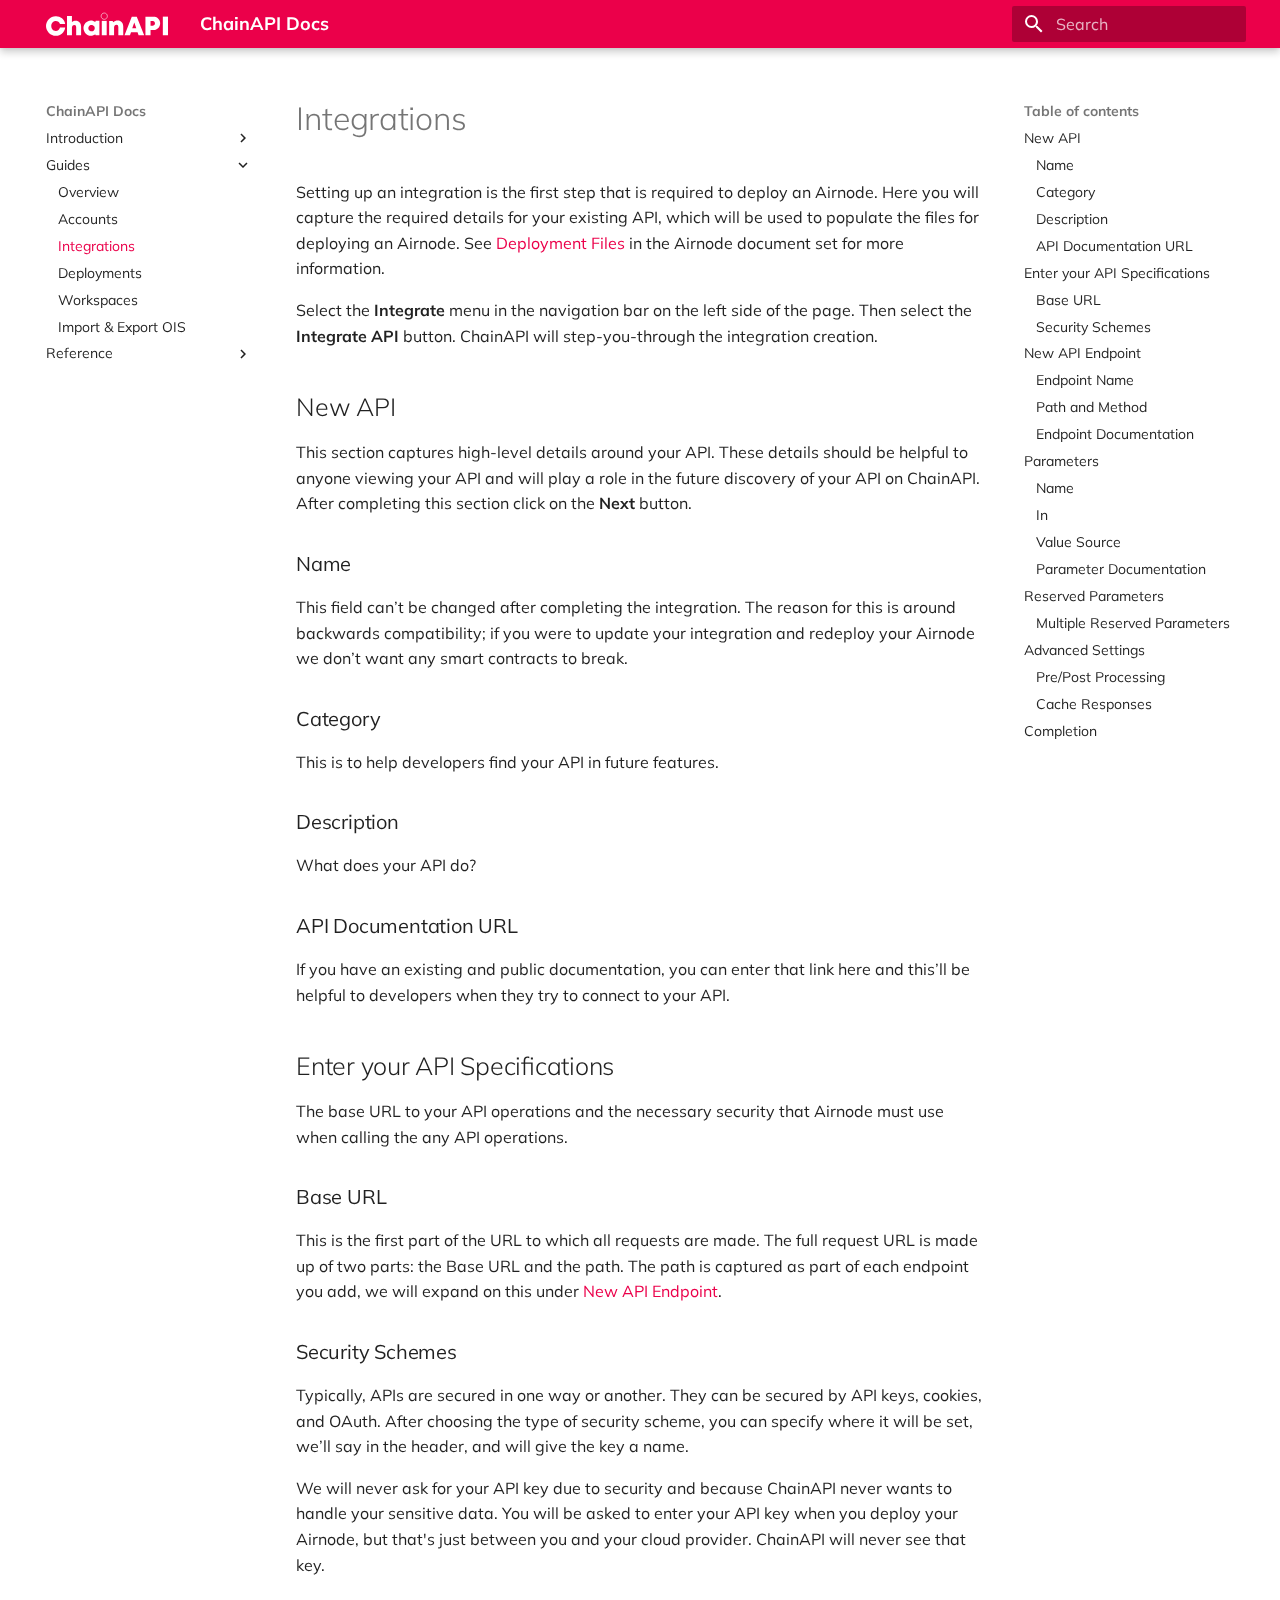
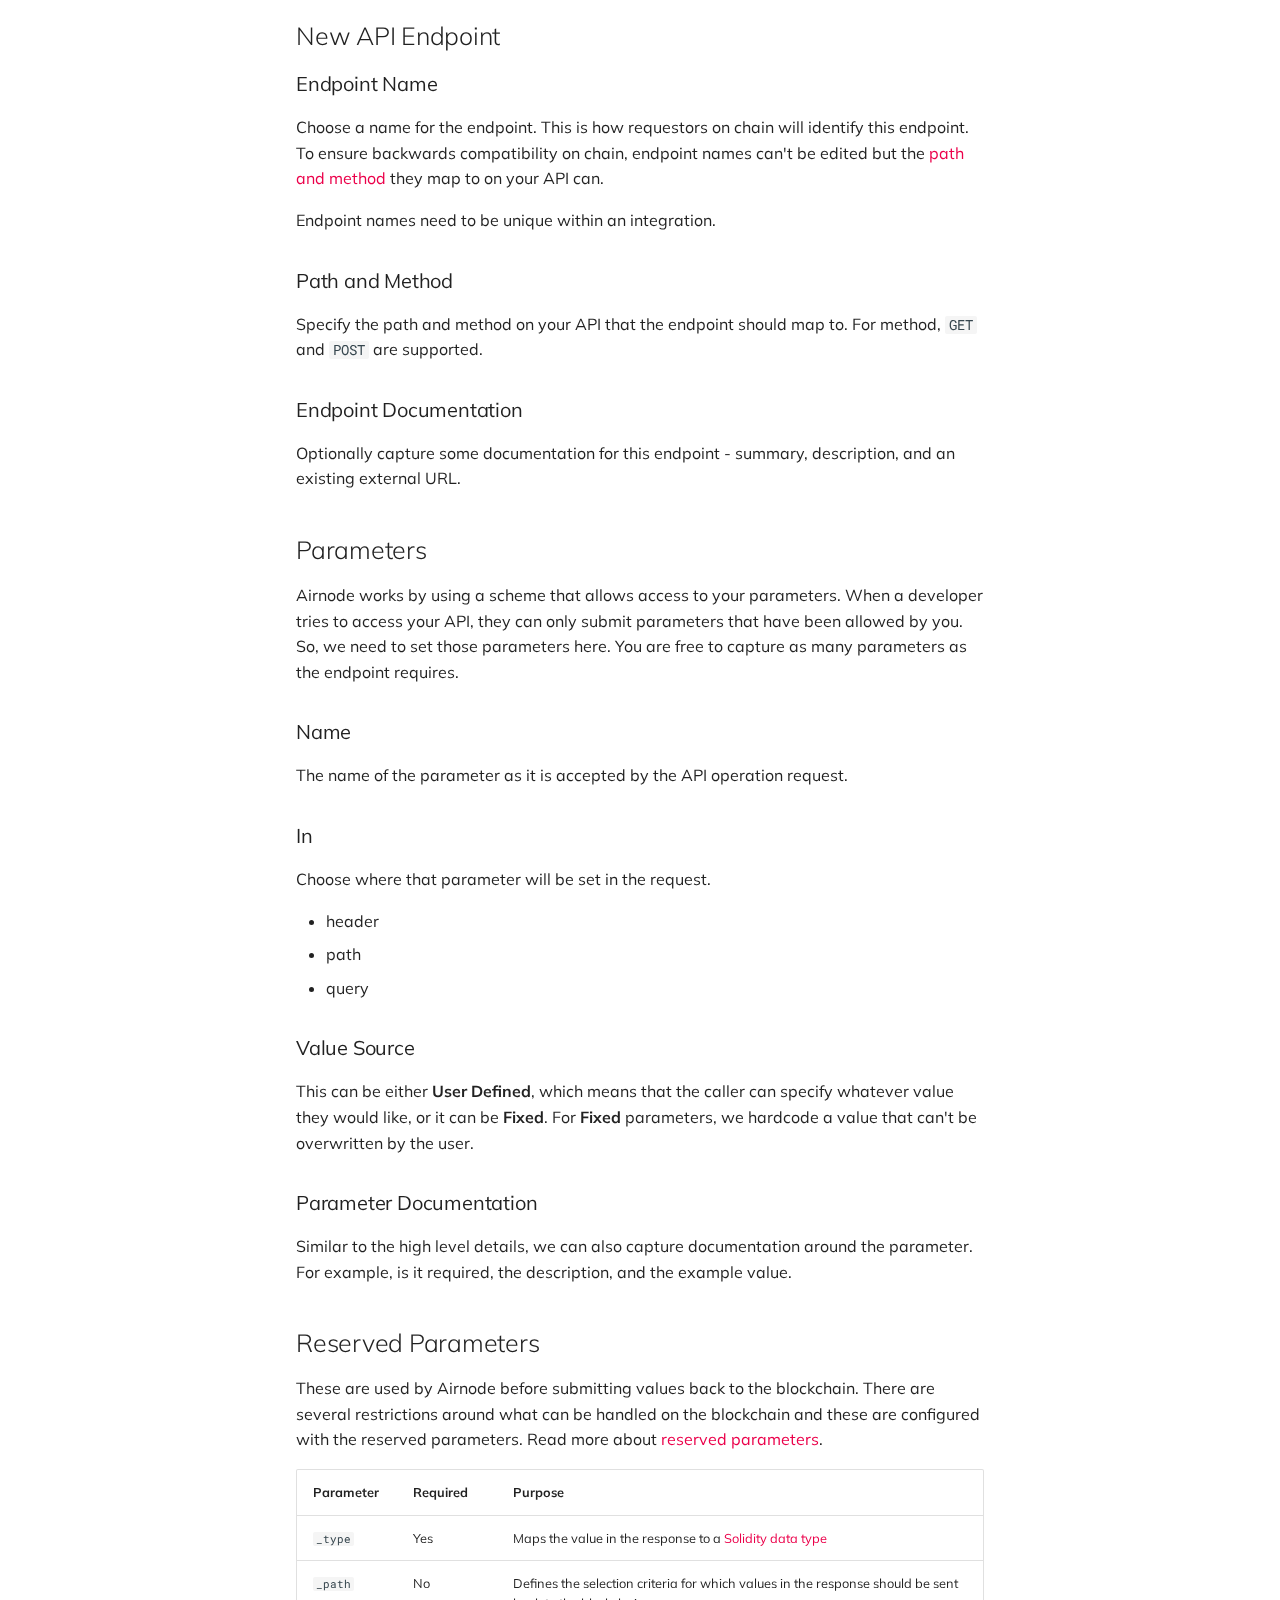
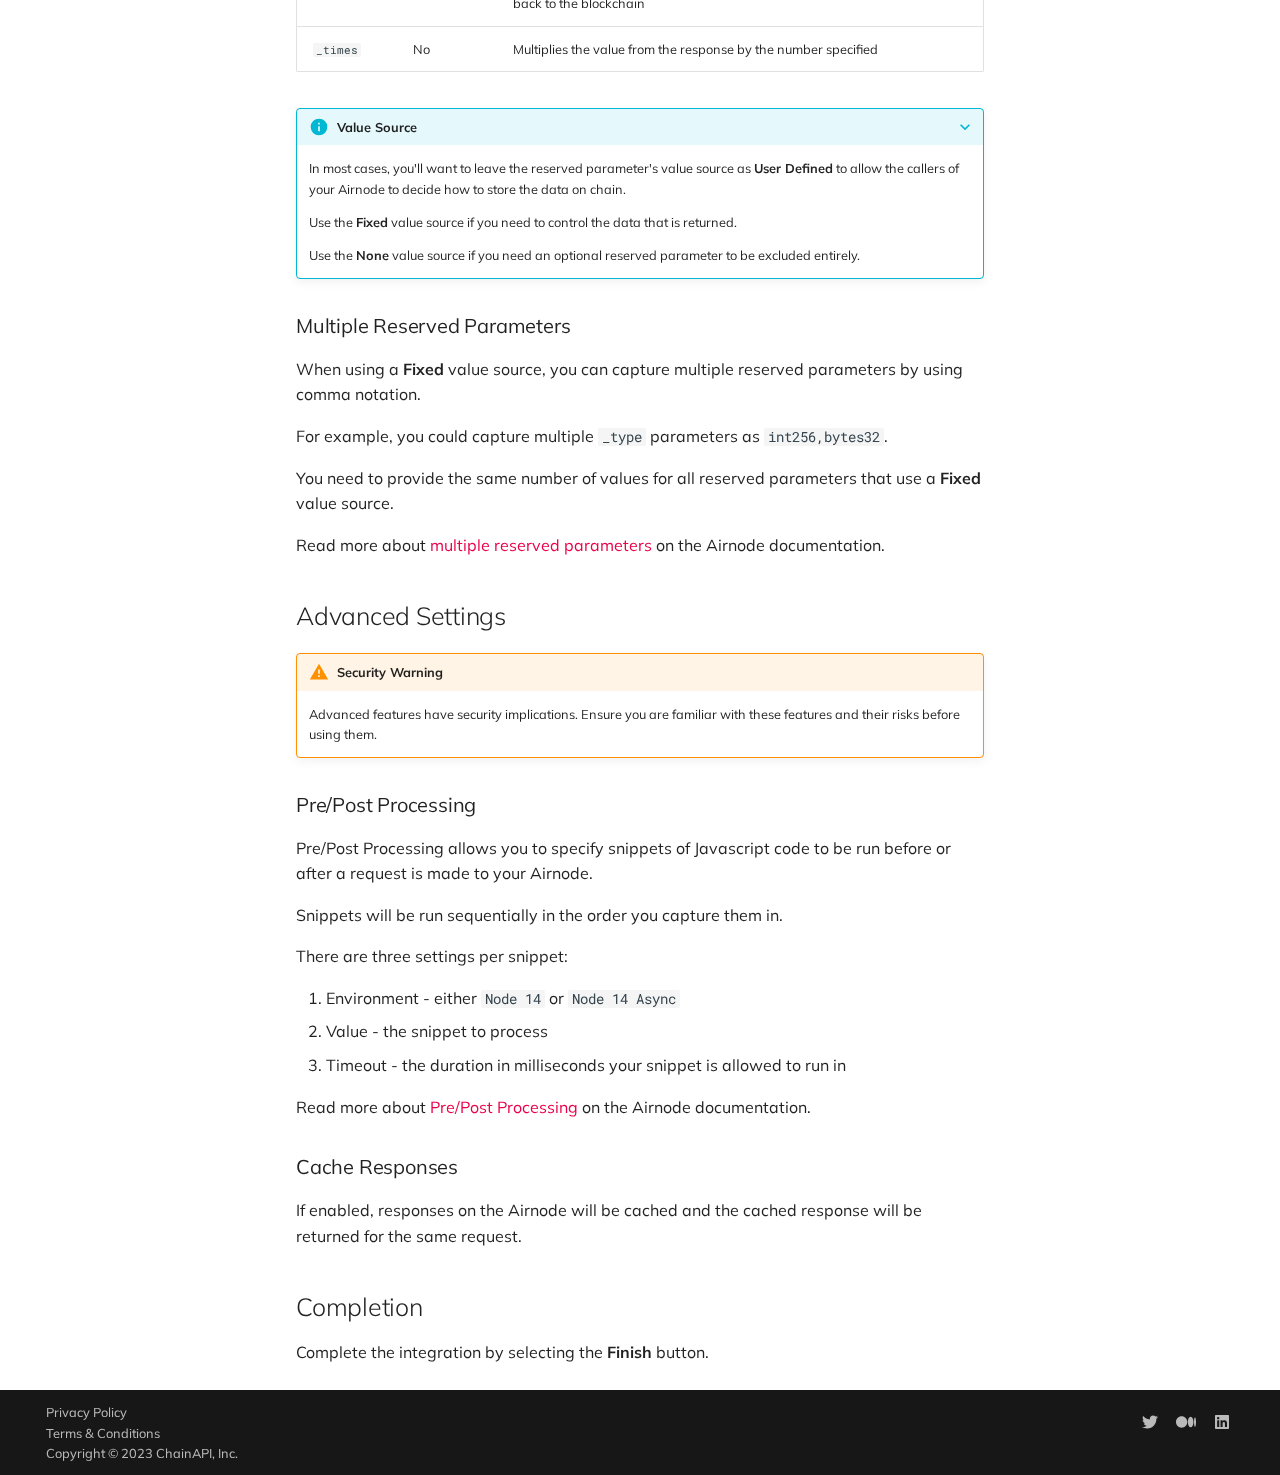
<file: guides/integrations/index.html>
<!doctype html>
<html lang="en" class="no-js">
  <head>
    
      <meta charset="utf-8">
      <meta name="viewport" content="width=device-width,initial-scale=1">
      
      
      
      
        <link rel="prev" href="../accounts/">
      
      
        <link rel="next" href="../deployments/">
      
      <link rel="icon" href="../../images/favicon.png">
      <meta name="generator" content="mkdocs-1.4.2, mkdocs-material-9.0.6">
    
    
      
        <title>Integrations - ChainAPI Docs</title>
      
    
    
      <link rel="stylesheet" href="../../assets/stylesheets/main.558e4712.min.css">
      
        
        <link rel="stylesheet" href="../../assets/stylesheets/palette.2505c338.min.css">
      
      

    
    
    
      
        
        
        <link rel="preconnect" href="https://fonts.gstatic.com" crossorigin>
        <link rel="stylesheet" href="https://fonts.googleapis.com/css?family=Mulish:300,300i,400,400i,700,700i%7CRoboto+Mono:400,400i,700,700i&display=fallback">
        <style>:root{--md-text-font:"Mulish";--md-code-font:"Roboto Mono"}</style>
      
    
    
      <link rel="stylesheet" href="../../stylesheets/extra.css">
    
    <script>__md_scope=new URL("../..",location),__md_hash=e=>[...e].reduce((e,_)=>(e<<5)-e+_.charCodeAt(0),0),__md_get=(e,_=localStorage,t=__md_scope)=>JSON.parse(_.getItem(t.pathname+"."+e)),__md_set=(e,_,t=localStorage,a=__md_scope)=>{try{t.setItem(a.pathname+"."+e,JSON.stringify(_))}catch(e){}}</script>
    
      

    
    
    
  </head>
  
  
    
    
    
    
    
    <body dir="ltr" data-md-color-scheme="default" data-md-color-primary="" data-md-color-accent="">
  
    
    
    <input class="md-toggle" data-md-toggle="drawer" type="checkbox" id="__drawer" autocomplete="off">
    <input class="md-toggle" data-md-toggle="search" type="checkbox" id="__search" autocomplete="off">
    <label class="md-overlay" for="__drawer"></label>
    <div data-md-component="skip">
      
        
        <a href="#integrations" class="md-skip">
          Skip to content
        </a>
      
    </div>
    <div data-md-component="announce">
      
    </div>
    
    
      

<header class="md-header" data-md-component="header">
  <nav class="md-header__inner md-grid" aria-label="Header">
    <a href="https://chainapi.com" title="ChainAPI Docs" class="md-header__button md-logo" aria-label="ChainAPI Docs" data-md-component="logo">
      
  <img src="../../images/logo-chainapi-white.svg" alt="logo">

    </a>
    <label class="md-header__button md-icon" for="__drawer">
      <svg xmlns="http://www.w3.org/2000/svg" viewBox="0 0 24 24"><path d="M3 6h18v2H3V6m0 5h18v2H3v-2m0 5h18v2H3v-2Z"/></svg>
    </label>
    <div class="md-header__title" data-md-component="header-title">
      <div class="md-header__ellipsis">
        <div class="md-header__topic">
          <span class="md-ellipsis">
            ChainAPI Docs
          </span>
        </div>
        <div class="md-header__topic" data-md-component="header-topic">
          <span class="md-ellipsis">
            
              Integrations
            
          </span>
        </div>
      </div>
    </div>
    
    
    
      <label class="md-header__button md-icon" for="__search">
        <svg xmlns="http://www.w3.org/2000/svg" viewBox="0 0 24 24"><path d="M9.5 3A6.5 6.5 0 0 1 16 9.5c0 1.61-.59 3.09-1.56 4.23l.27.27h.79l5 5-1.5 1.5-5-5v-.79l-.27-.27A6.516 6.516 0 0 1 9.5 16 6.5 6.5 0 0 1 3 9.5 6.5 6.5 0 0 1 9.5 3m0 2C7 5 5 7 5 9.5S7 14 9.5 14 14 12 14 9.5 12 5 9.5 5Z"/></svg>
      </label>
      <div class="md-search" data-md-component="search" role="dialog">
  <label class="md-search__overlay" for="__search"></label>
  <div class="md-search__inner" role="search">
    <form class="md-search__form" name="search">
      <input type="text" class="md-search__input" name="query" aria-label="Search" placeholder="Search" autocapitalize="off" autocorrect="off" autocomplete="off" spellcheck="false" data-md-component="search-query" required>
      <label class="md-search__icon md-icon" for="__search">
        <svg xmlns="http://www.w3.org/2000/svg" viewBox="0 0 24 24"><path d="M9.5 3A6.5 6.5 0 0 1 16 9.5c0 1.61-.59 3.09-1.56 4.23l.27.27h.79l5 5-1.5 1.5-5-5v-.79l-.27-.27A6.516 6.516 0 0 1 9.5 16 6.5 6.5 0 0 1 3 9.5 6.5 6.5 0 0 1 9.5 3m0 2C7 5 5 7 5 9.5S7 14 9.5 14 14 12 14 9.5 12 5 9.5 5Z"/></svg>
        <svg xmlns="http://www.w3.org/2000/svg" viewBox="0 0 24 24"><path d="M20 11v2H8l5.5 5.5-1.42 1.42L4.16 12l7.92-7.92L13.5 5.5 8 11h12Z"/></svg>
      </label>
      <nav class="md-search__options" aria-label="Search">
        
        <button type="reset" class="md-search__icon md-icon" title="Clear" aria-label="Clear" tabindex="-1">
          <svg xmlns="http://www.w3.org/2000/svg" viewBox="0 0 24 24"><path d="M19 6.41 17.59 5 12 10.59 6.41 5 5 6.41 10.59 12 5 17.59 6.41 19 12 13.41 17.59 19 19 17.59 13.41 12 19 6.41Z"/></svg>
        </button>
      </nav>
      
    </form>
    <div class="md-search__output">
      <div class="md-search__scrollwrap" data-md-scrollfix>
        <div class="md-search-result" data-md-component="search-result">
          <div class="md-search-result__meta">
            Initializing search
          </div>
          <ol class="md-search-result__list" role="presentation"></ol>
        </div>
      </div>
    </div>
  </div>
</div>
    
    
  </nav>
  
</header>
    
    <div class="md-container" data-md-component="container">
      
      
        
          
        
      
      <main class="md-main" data-md-component="main">
        <div class="md-main__inner md-grid">
          
            
              
              <div class="md-sidebar md-sidebar--primary" data-md-component="sidebar" data-md-type="navigation" >
                <div class="md-sidebar__scrollwrap">
                  <div class="md-sidebar__inner">
                    


<nav class="md-nav md-nav--primary" aria-label="Navigation" data-md-level="0">
  <label class="md-nav__title" for="__drawer">
    <a href="https://chainapi.com" title="ChainAPI Docs" class="md-nav__button md-logo" aria-label="ChainAPI Docs" data-md-component="logo">
      
  <img src="../../images/logo-chainapi-white.svg" alt="logo">

    </a>
    ChainAPI Docs
  </label>
  
  <ul class="md-nav__list" data-md-scrollfix>
    
      
      
      

  
  
  
    
    <li class="md-nav__item md-nav__item--nested">
      
      
      
      
      <input class="md-nav__toggle md-toggle " data-md-toggle="__nav_1" type="checkbox" id="__nav_1" >
      
      
      
        <label class="md-nav__link" for="__nav_1" tabindex="0" aria-expanded="false">
          Introduction
          <span class="md-nav__icon md-icon"></span>
        </label>
      
      <nav class="md-nav" aria-label="Introduction" data-md-level="1">
        <label class="md-nav__title" for="__nav_1">
          <span class="md-nav__icon md-icon"></span>
          Introduction
        </label>
        <ul class="md-nav__list" data-md-scrollfix>
          
            
              
  
  
  
    <li class="md-nav__item">
      <a href="../.." class="md-nav__link">
        What is ChainAPI?
      </a>
    </li>
  

            
          
            
              
  
  
  
    <li class="md-nav__item">
      <a href="../../introduction/why-use-chainapi/" class="md-nav__link">
        Why use ChainAPI?
      </a>
    </li>
  

            
          
        </ul>
      </nav>
    </li>
  

    
      
      
      

  
  
    
  
  
    
    <li class="md-nav__item md-nav__item--active md-nav__item--nested">
      
      
      
      
      <input class="md-nav__toggle md-toggle " data-md-toggle="__nav_2" type="checkbox" id="__nav_2" checked>
      
      
      
        <label class="md-nav__link" for="__nav_2" tabindex="0" aria-expanded="true">
          Guides
          <span class="md-nav__icon md-icon"></span>
        </label>
      
      <nav class="md-nav" aria-label="Guides" data-md-level="1">
        <label class="md-nav__title" for="__nav_2">
          <span class="md-nav__icon md-icon"></span>
          Guides
        </label>
        <ul class="md-nav__list" data-md-scrollfix>
          
            
              
  
  
  
    <li class="md-nav__item">
      <a href="../overview/" class="md-nav__link">
        Overview
      </a>
    </li>
  

            
          
            
              
  
  
  
    <li class="md-nav__item">
      <a href="../accounts/" class="md-nav__link">
        Accounts
      </a>
    </li>
  

            
          
            
              
  
  
    
  
  
    <li class="md-nav__item md-nav__item--active">
      
      <input class="md-nav__toggle md-toggle" data-md-toggle="toc" type="checkbox" id="__toc">
      
      
        
      
      
        <label class="md-nav__link md-nav__link--active" for="__toc">
          Integrations
          <span class="md-nav__icon md-icon"></span>
        </label>
      
      <a href="./" class="md-nav__link md-nav__link--active">
        Integrations
      </a>
      
        

<nav class="md-nav md-nav--secondary" aria-label="Table of contents">
  
  
  
    
  
  
    <label class="md-nav__title" for="__toc">
      <span class="md-nav__icon md-icon"></span>
      Table of contents
    </label>
    <ul class="md-nav__list" data-md-component="toc" data-md-scrollfix>
      
        <li class="md-nav__item">
  <a href="#new-api" class="md-nav__link">
    New API
  </a>
  
    <nav class="md-nav" aria-label="New API">
      <ul class="md-nav__list">
        
          <li class="md-nav__item">
  <a href="#name" class="md-nav__link">
    Name
  </a>
  
</li>
        
          <li class="md-nav__item">
  <a href="#category" class="md-nav__link">
    Category
  </a>
  
</li>
        
          <li class="md-nav__item">
  <a href="#description" class="md-nav__link">
    Description
  </a>
  
</li>
        
          <li class="md-nav__item">
  <a href="#api-documentation-url" class="md-nav__link">
    API Documentation URL
  </a>
  
</li>
        
      </ul>
    </nav>
  
</li>
      
        <li class="md-nav__item">
  <a href="#enter-your-api-specifications" class="md-nav__link">
    Enter your API Specifications
  </a>
  
    <nav class="md-nav" aria-label="Enter your API Specifications">
      <ul class="md-nav__list">
        
          <li class="md-nav__item">
  <a href="#base-url" class="md-nav__link">
    Base URL
  </a>
  
</li>
        
          <li class="md-nav__item">
  <a href="#security-schemes" class="md-nav__link">
    Security Schemes
  </a>
  
</li>
        
      </ul>
    </nav>
  
</li>
      
        <li class="md-nav__item">
  <a href="#new-api-endpoint" class="md-nav__link">
    New API Endpoint
  </a>
  
    <nav class="md-nav" aria-label="New API Endpoint">
      <ul class="md-nav__list">
        
          <li class="md-nav__item">
  <a href="#endpoint-name" class="md-nav__link">
    Endpoint Name
  </a>
  
</li>
        
          <li class="md-nav__item">
  <a href="#path-and-method" class="md-nav__link">
    Path and Method
  </a>
  
</li>
        
          <li class="md-nav__item">
  <a href="#endpoint-documentation" class="md-nav__link">
    Endpoint Documentation
  </a>
  
</li>
        
      </ul>
    </nav>
  
</li>
      
        <li class="md-nav__item">
  <a href="#parameters" class="md-nav__link">
    Parameters
  </a>
  
    <nav class="md-nav" aria-label="Parameters">
      <ul class="md-nav__list">
        
          <li class="md-nav__item">
  <a href="#name_1" class="md-nav__link">
    Name
  </a>
  
</li>
        
          <li class="md-nav__item">
  <a href="#in" class="md-nav__link">
    In
  </a>
  
</li>
        
          <li class="md-nav__item">
  <a href="#value-source" class="md-nav__link">
    Value Source
  </a>
  
</li>
        
          <li class="md-nav__item">
  <a href="#parameter-documentation" class="md-nav__link">
    Parameter Documentation
  </a>
  
</li>
        
      </ul>
    </nav>
  
</li>
      
        <li class="md-nav__item">
  <a href="#reserved-parameters" class="md-nav__link">
    Reserved Parameters
  </a>
  
    <nav class="md-nav" aria-label="Reserved Parameters">
      <ul class="md-nav__list">
        
          <li class="md-nav__item">
  <a href="#multiple-reserved-parameters" class="md-nav__link">
    Multiple Reserved Parameters
  </a>
  
</li>
        
      </ul>
    </nav>
  
</li>
      
        <li class="md-nav__item">
  <a href="#advanced-settings" class="md-nav__link">
    Advanced Settings
  </a>
  
    <nav class="md-nav" aria-label="Advanced Settings">
      <ul class="md-nav__list">
        
          <li class="md-nav__item">
  <a href="#prepost-processing" class="md-nav__link">
    Pre/Post Processing
  </a>
  
</li>
        
          <li class="md-nav__item">
  <a href="#cache-responses" class="md-nav__link">
    Cache Responses
  </a>
  
</li>
        
      </ul>
    </nav>
  
</li>
      
        <li class="md-nav__item">
  <a href="#completion" class="md-nav__link">
    Completion
  </a>
  
</li>
      
    </ul>
  
</nav>
      
    </li>
  

            
          
            
              
  
  
  
    <li class="md-nav__item">
      <a href="../deployments/" class="md-nav__link">
        Deployments
      </a>
    </li>
  

            
          
            
              
  
  
  
    <li class="md-nav__item">
      <a href="../workspaces/" class="md-nav__link">
        Workspaces
      </a>
    </li>
  

            
          
            
              
  
  
  
    <li class="md-nav__item">
      <a href="../import-export/" class="md-nav__link">
        Import & Export OIS
      </a>
    </li>
  

            
          
        </ul>
      </nav>
    </li>
  

    
      
      
      

  
  
  
    
    <li class="md-nav__item md-nav__item--nested">
      
      
      
      
      <input class="md-nav__toggle md-toggle " data-md-toggle="__nav_3" type="checkbox" id="__nav_3" >
      
      
      
        <label class="md-nav__link" for="__nav_3" tabindex="0" aria-expanded="false">
          Reference
          <span class="md-nav__icon md-icon"></span>
        </label>
      
      <nav class="md-nav" aria-label="Reference" data-md-level="1">
        <label class="md-nav__title" for="__nav_3">
          <span class="md-nav__icon md-icon"></span>
          Reference
        </label>
        <ul class="md-nav__list" data-md-scrollfix>
          
            
              
  
  
  
    <li class="md-nav__item">
      <a href="../../reference/terms/#airnode" class="md-nav__link">
        Airnode
      </a>
    </li>
  

            
          
            
              
  
  
  
    <li class="md-nav__item">
      <a href="../../reference/terms/#api-card" class="md-nav__link">
        API Card
      </a>
    </li>
  

            
          
            
              
  
  
  
    <li class="md-nav__item">
      <a href="../../reference/terms/#base-url" class="md-nav__link">
        Base URL
      </a>
    </li>
  

            
          
            
              
  
  
  
    <li class="md-nav__item">
      <a href="../../reference/terms/#blockchain-providers" class="md-nav__link">
        Blockchain Providers
      </a>
    </li>
  

            
          
            
              
  
  
  
    <li class="md-nav__item">
      <a href="../../reference/terms/#cloud-provider" class="md-nav__link">
        Cloud Provider
      </a>
    </li>
  

            
          
            
              
  
  
  
    <li class="md-nav__item">
      <a href="../../reference/terms/#deployment" class="md-nav__link">
        Deployment
      </a>
    </li>
  

            
          
            
              
  
  
  
    <li class="md-nav__item">
      <a href="../../reference/terms/#endpoint" class="md-nav__link">
        Endpoint
      </a>
    </li>
  

            
          
            
              
  
  
  
    <li class="md-nav__item">
      <a href="../../reference/terms/#heartbeat" class="md-nav__link">
        Heartbeat
      </a>
    </li>
  

            
          
            
              
  
  
  
    <li class="md-nav__item">
      <a href="../../reference/terms/#http" class="md-nav__link">
        HTTP
      </a>
    </li>
  

            
          
            
              
  
  
  
    <li class="md-nav__item">
      <a href="../../reference/terms/#integration" class="md-nav__link">
        Integration
      </a>
    </li>
  

            
          
            
              
  
  
  
    <li class="md-nav__item">
      <a href="../../reference/terms/#mainnet" class="md-nav__link">
        Mainnet
      </a>
    </li>
  

            
          
            
              
  
  
  
    <li class="md-nav__item">
      <a href="../../reference/terms/#mnemonic" class="md-nav__link">
        Mnemonic
      </a>
    </li>
  

            
          
            
              
  
  
  
    <li class="md-nav__item">
      <a href="../../reference/terms/#parameters" class="md-nav__link">
        Parameters
      </a>
    </li>
  

            
          
            
              
  
  
  
    <li class="md-nav__item">
      <a href="../../reference/terms/#path" class="md-nav__link">
        Path
      </a>
    </li>
  

            
          
            
              
  
  
  
    <li class="md-nav__item">
      <a href="../../reference/terms/#reserved-parameters" class="md-nav__link">
        Reserved Parameters
      </a>
    </li>
  

            
          
            
              
  
  
  
    <li class="md-nav__item">
      <a href="../../reference/terms/#security-schemes" class="md-nav__link">
        Security Schemes
      </a>
    </li>
  

            
          
            
              
  
  
  
    <li class="md-nav__item">
      <a href="../../reference/terms/#versioning" class="md-nav__link">
        Versioning
      </a>
    </li>
  

            
          
        </ul>
      </nav>
    </li>
  

    
  </ul>
</nav>
                  </div>
                </div>
              </div>
            
            
              
              <div class="md-sidebar md-sidebar--secondary" data-md-component="sidebar" data-md-type="toc" >
                <div class="md-sidebar__scrollwrap">
                  <div class="md-sidebar__inner">
                    

<nav class="md-nav md-nav--secondary" aria-label="Table of contents">
  
  
  
    
  
  
    <label class="md-nav__title" for="__toc">
      <span class="md-nav__icon md-icon"></span>
      Table of contents
    </label>
    <ul class="md-nav__list" data-md-component="toc" data-md-scrollfix>
      
        <li class="md-nav__item">
  <a href="#new-api" class="md-nav__link">
    New API
  </a>
  
    <nav class="md-nav" aria-label="New API">
      <ul class="md-nav__list">
        
          <li class="md-nav__item">
  <a href="#name" class="md-nav__link">
    Name
  </a>
  
</li>
        
          <li class="md-nav__item">
  <a href="#category" class="md-nav__link">
    Category
  </a>
  
</li>
        
          <li class="md-nav__item">
  <a href="#description" class="md-nav__link">
    Description
  </a>
  
</li>
        
          <li class="md-nav__item">
  <a href="#api-documentation-url" class="md-nav__link">
    API Documentation URL
  </a>
  
</li>
        
      </ul>
    </nav>
  
</li>
      
        <li class="md-nav__item">
  <a href="#enter-your-api-specifications" class="md-nav__link">
    Enter your API Specifications
  </a>
  
    <nav class="md-nav" aria-label="Enter your API Specifications">
      <ul class="md-nav__list">
        
          <li class="md-nav__item">
  <a href="#base-url" class="md-nav__link">
    Base URL
  </a>
  
</li>
        
          <li class="md-nav__item">
  <a href="#security-schemes" class="md-nav__link">
    Security Schemes
  </a>
  
</li>
        
      </ul>
    </nav>
  
</li>
      
        <li class="md-nav__item">
  <a href="#new-api-endpoint" class="md-nav__link">
    New API Endpoint
  </a>
  
    <nav class="md-nav" aria-label="New API Endpoint">
      <ul class="md-nav__list">
        
          <li class="md-nav__item">
  <a href="#endpoint-name" class="md-nav__link">
    Endpoint Name
  </a>
  
</li>
        
          <li class="md-nav__item">
  <a href="#path-and-method" class="md-nav__link">
    Path and Method
  </a>
  
</li>
        
          <li class="md-nav__item">
  <a href="#endpoint-documentation" class="md-nav__link">
    Endpoint Documentation
  </a>
  
</li>
        
      </ul>
    </nav>
  
</li>
      
        <li class="md-nav__item">
  <a href="#parameters" class="md-nav__link">
    Parameters
  </a>
  
    <nav class="md-nav" aria-label="Parameters">
      <ul class="md-nav__list">
        
          <li class="md-nav__item">
  <a href="#name_1" class="md-nav__link">
    Name
  </a>
  
</li>
        
          <li class="md-nav__item">
  <a href="#in" class="md-nav__link">
    In
  </a>
  
</li>
        
          <li class="md-nav__item">
  <a href="#value-source" class="md-nav__link">
    Value Source
  </a>
  
</li>
        
          <li class="md-nav__item">
  <a href="#parameter-documentation" class="md-nav__link">
    Parameter Documentation
  </a>
  
</li>
        
      </ul>
    </nav>
  
</li>
      
        <li class="md-nav__item">
  <a href="#reserved-parameters" class="md-nav__link">
    Reserved Parameters
  </a>
  
    <nav class="md-nav" aria-label="Reserved Parameters">
      <ul class="md-nav__list">
        
          <li class="md-nav__item">
  <a href="#multiple-reserved-parameters" class="md-nav__link">
    Multiple Reserved Parameters
  </a>
  
</li>
        
      </ul>
    </nav>
  
</li>
      
        <li class="md-nav__item">
  <a href="#advanced-settings" class="md-nav__link">
    Advanced Settings
  </a>
  
    <nav class="md-nav" aria-label="Advanced Settings">
      <ul class="md-nav__list">
        
          <li class="md-nav__item">
  <a href="#prepost-processing" class="md-nav__link">
    Pre/Post Processing
  </a>
  
</li>
        
          <li class="md-nav__item">
  <a href="#cache-responses" class="md-nav__link">
    Cache Responses
  </a>
  
</li>
        
      </ul>
    </nav>
  
</li>
      
        <li class="md-nav__item">
  <a href="#completion" class="md-nav__link">
    Completion
  </a>
  
</li>
      
    </ul>
  
</nav>
                  </div>
                </div>
              </div>
            
          
          
            <div class="md-content" data-md-component="content">
              <article class="md-content__inner md-typeset">
                
                  



<h1 id="integrations">Integrations</h1>
<p>Setting up an integration is the first step that is required to deploy an
Airnode. Here you will capture the required details for your existing API, which
will be used to populate the files for deploying an Airnode. See
<a href="https://docs.api3.org/reference/airnode/latest/deployment-files/">Deployment Files</a> in the
Airnode document set for more information.</p>
<p>Select the <strong>Integrate</strong> menu in the navigation bar on the left side of the
page. Then select the <strong>Integrate API</strong> button. ChainAPI will step-you-through
the integration creation.</p>
<h2 id="new-api">New API</h2>
<p>This section captures high-level details around your API. These details should
be helpful to anyone viewing your API and will play a role in the future
discovery of your API on ChainAPI. After completing this section click on the
<strong>Next</strong> button.</p>
<h3 id="name">Name</h3>
<p>This field can’t be changed after completing the integration. The reason for
this is around backwards compatibility; if you were to update your integration
and redeploy your Airnode we don’t want any smart contracts to break.</p>
<h3 id="category">Category</h3>
<p>This is to help developers find your API in future features.</p>
<h3 id="description">Description</h3>
<p>What does your API do?</p>
<h3 id="api-documentation-url">API Documentation URL</h3>
<p>If you have an existing and public documentation, you can enter that link here
and this’ll be helpful to developers when they try to connect to your API.</p>
<h2 id="enter-your-api-specifications">Enter your API Specifications</h2>
<p>The base URL to your API operations and the necessary security that Airnode must
use when calling the any API operations.</p>
<h3 id="base-url">Base URL</h3>
<p>This is the first part of the URL to which all requests are made. The full
request URL is made up of two parts: the Base URL and the path. The path is
captured as part of each endpoint you add, we will expand on this under
<a href="#new-api-endpoint">New API Endpoint</a>.</p>
<h3 id="security-schemes">Security Schemes</h3>
<p>Typically, APIs are secured in one way or another. They can be secured by API
keys, cookies, and OAuth. After choosing the type of security scheme, you can
specify where it will be set, we’ll say in the header, and will give the key a
name.</p>
<p>We will never ask for your API key due to security and because ChainAPI never
wants to handle your sensitive data. You will be asked to enter your API key
when you deploy your Airnode, but that's just between you and your cloud
provider. ChainAPI will never see that key.</p>
<h2 id="new-api-endpoint">New API Endpoint</h2>
<h3 id="endpoint-name">Endpoint Name</h3>
<p>Choose a name for the endpoint. This is how requestors on chain will identify this
endpoint. To ensure backwards compatibility on chain, endpoint names can't be edited but
the <a href="#path-and-method">path and method</a> they map to on your API can.</p>
<p>Endpoint names need to be unique within an integration.</p>
<h3 id="path-and-method">Path and Method</h3>
<p>Specify the path and method on your API that the endpoint should map to. For method, <code>GET</code> and
<code>POST</code> are supported.</p>
<h3 id="endpoint-documentation">Endpoint Documentation</h3>
<p>Optionally capture some documentation for this endpoint - summary, description, and an existing
external URL.</p>
<h2 id="parameters">Parameters</h2>
<p>Airnode works by using a scheme that allows access to your parameters. When a
developer tries to access your API, they can only submit parameters that have
been allowed by you. So, we need to set those parameters here. You are free to
capture as many parameters as the endpoint requires.</p>
<h3 id="name_1">Name</h3>
<p>The name of the parameter as it is accepted by the API operation request.</p>
<h3 id="in">In</h3>
<p>Choose where that parameter will be set in the request.</p>
<ul>
<li>header</li>
<li>path</li>
<li>query</li>
</ul>
<h3 id="value-source">Value Source</h3>
<p>This can be either <b>User Defined</b>, which means that the caller can specify
whatever value they would like, or it can be <b>Fixed</b>. For <b>Fixed</b>
parameters, we hardcode a value that can't be overwritten by the user.</p>
<h3 id="parameter-documentation">Parameter Documentation</h3>
<p>Similar to the high level details, we can also capture documentation around the
parameter. For example, is it required, the description, and the example value.</p>
<h2 id="reserved-parameters">Reserved Parameters</h2>
<p>These are used by Airnode before submitting values back to the blockchain. There
are several restrictions around what can be handled on the
blockchain and these are configured with the reserved parameters. Read more about
<a href="https://docs.api3.org/reference/ois/latest/reserved-parameters.html">reserved parameters</a>.</p>
<table>
<thead>
<tr>
<th>Parameter</th>
<th>Required</th>
<th>Purpose</th>
</tr>
</thead>
<tbody>
<tr>
<td><code>_type</code></td>
<td>Yes</td>
<td>Maps the value in the response to a <a href="https://docs.soliditylang.org/en/latest/abi-spec.html#types">Solidity data type</a></td>
</tr>
<tr>
<td><code>_path</code></td>
<td>No</td>
<td>Defines the selection criteria for which values in the response should be sent back to the blockchain</td>
</tr>
<tr>
<td><code>_times</code></td>
<td>No</td>
<td>Multiplies the value from the response by the number specified</td>
</tr>
</tbody>
</table>
<details class="info" open="open">
<summary>Value Source</summary>
<p>In most cases, you'll want to leave the reserved parameter's value source as
<b>User Defined</b> to allow the callers of your Airnode to decide how to store
the data on chain.</p>
<p>Use the <b>Fixed</b> value source if you need to control the data that is
returned.</p>
<p>Use the <b>None</b> value source if you need an optional reserved parameter to be excluded
entirely.</p>
</details>
<h3 id="multiple-reserved-parameters">Multiple Reserved Parameters</h3>
<p>When using a <b>Fixed</b> value source, you can capture multiple reserved
parameters by using comma notation.</p>
<p>For example, you could capture multiple <code>_type</code> parameters as <code>int256,bytes32</code>.</p>
<p>You need to provide the same number of values for all reserved parameters that
use a <b>Fixed</b> value source.</p>
<p>Read more about
<a href="https://docs.api3.org/reference/ois/latest/reserved-parameters.html#encoding-multiple-values">multiple reserved parameters</a>
on the Airnode documentation.</p>
<h2 id="advanced-settings">Advanced Settings</h2>
<div class="admonition warning">
<p class="admonition-title">Security Warning</p>
<p>Advanced features have security implications. Ensure you are familiar with
these features and their risks before using them.</p>
</div>
<h3 id="prepost-processing">Pre/Post Processing</h3>
<p>Pre/Post Processing allows you to specify snippets of Javascript code to be run
before or after a request is made to your Airnode.</p>
<p>Snippets will be run sequentially in the order you capture them in.</p>
<p>There are three settings per snippet:</p>
<ol>
<li>Environment - either <code>Node 14</code> or <code>Node 14 Async</code></li>
<li>Value - the snippet to process</li>
<li>Timeout - the duration in milliseconds your snippet is allowed to run in</li>
</ol>
<p>Read more about
<a href="https://docs.api3.org/reference/ois/latest/processing.html">Pre/Post Processing</a> 
on the Airnode documentation.</p>
<h3 id="cache-responses">Cache Responses</h3>
<p>If enabled, responses on the Airnode will be cached and the cached response will
be returned for the same request.</p>
<h2 id="completion">Completion</h2>
<p>Complete the integration by selecting the <strong>Finish</strong> button.</p>





                
              </article>
            </div>
          
          
        </div>
        
      </main>
      
        <footer class="md-footer">
  
  <div class="md-footer-meta md-typeset">
    <div class="md-footer-meta__inner md-grid">
      <div class="md-copyright">
  
    <div class="md-copyright__highlight">
      <a href="https://chainapi.com/privacy-policy">Privacy Policy</a><br> <a href="https://chainapi.com/terms-and-conditions">Terms & Conditions</a><br> Copyright &copy; 2023 ChainAPI, Inc.

    </div>
  
  
</div>
      
        <div class="md-social">
  
    
    
    <a href="https://twitter.com/chainapi" target="_blank" rel="noopener" title="ChainAPI on Twitter" class="md-social__link">
      <svg xmlns="http://www.w3.org/2000/svg" viewBox="0 0 512 512"><!--! Font Awesome Free 6.2.1 by @fontawesome - https://fontawesome.com License - https://fontawesome.com/license/free (Icons: CC BY 4.0, Fonts: SIL OFL 1.1, Code: MIT License) Copyright 2022 Fonticons, Inc.--><path d="M459.37 151.716c.325 4.548.325 9.097.325 13.645 0 138.72-105.583 298.558-298.558 298.558-59.452 0-114.68-17.219-161.137-47.106 8.447.974 16.568 1.299 25.34 1.299 49.055 0 94.213-16.568 130.274-44.832-46.132-.975-84.792-31.188-98.112-72.772 6.498.974 12.995 1.624 19.818 1.624 9.421 0 18.843-1.3 27.614-3.573-48.081-9.747-84.143-51.98-84.143-102.985v-1.299c13.969 7.797 30.214 12.67 47.431 13.319-28.264-18.843-46.781-51.005-46.781-87.391 0-19.492 5.197-37.36 14.294-52.954 51.655 63.675 129.3 105.258 216.365 109.807-1.624-7.797-2.599-15.918-2.599-24.04 0-57.828 46.782-104.934 104.934-104.934 30.213 0 57.502 12.67 76.67 33.137 23.715-4.548 46.456-13.32 66.599-25.34-7.798 24.366-24.366 44.833-46.132 57.827 21.117-2.273 41.584-8.122 60.426-16.243-14.292 20.791-32.161 39.308-52.628 54.253z"/></svg>
    </a>
  
    
    
    <a href="https://medium.com/chainapi" target="_blank" rel="noopener" title="ChainAPI on Medium" class="md-social__link">
      <svg xmlns="http://www.w3.org/2000/svg" viewBox="0 0 640 512"><!--! Font Awesome Free 6.2.1 by @fontawesome - https://fontawesome.com License - https://fontawesome.com/license/free (Icons: CC BY 4.0, Fonts: SIL OFL 1.1, Code: MIT License) Copyright 2022 Fonticons, Inc.--><path d="M180.5 74.262C80.813 74.262 0 155.633 0 256s80.819 181.738 180.5 181.738S361 356.373 361 256 280.191 74.262 180.5 74.262Zm288.25 10.646c-49.845 0-90.245 76.619-90.245 171.095s40.406 171.1 90.251 171.1 90.251-76.619 90.251-171.1H559c0-94.503-40.4-171.095-90.248-171.095Zm139.506 17.821c-17.526 0-31.735 68.628-31.735 153.274s14.2 153.274 31.735 153.274S640 340.631 640 256c0-84.649-14.215-153.271-31.742-153.271Z"/></svg>
    </a>
  
    
    
    <a href="https://linkedin.com/company/chainapi" target="_blank" rel="noopener" title="ChainAPI on LinkedIn" class="md-social__link">
      <svg xmlns="http://www.w3.org/2000/svg" viewBox="0 0 448 512"><!--! Font Awesome Free 6.2.1 by @fontawesome - https://fontawesome.com License - https://fontawesome.com/license/free (Icons: CC BY 4.0, Fonts: SIL OFL 1.1, Code: MIT License) Copyright 2022 Fonticons, Inc.--><path d="M416 32H31.9C14.3 32 0 46.5 0 64.3v383.4C0 465.5 14.3 480 31.9 480H416c17.6 0 32-14.5 32-32.3V64.3c0-17.8-14.4-32.3-32-32.3zM135.4 416H69V202.2h66.5V416zm-33.2-243c-21.3 0-38.5-17.3-38.5-38.5S80.9 96 102.2 96c21.2 0 38.5 17.3 38.5 38.5 0 21.3-17.2 38.5-38.5 38.5zm282.1 243h-66.4V312c0-24.8-.5-56.7-34.5-56.7-34.6 0-39.9 27-39.9 54.9V416h-66.4V202.2h63.7v29.2h.9c8.9-16.8 30.6-34.5 62.9-34.5 67.2 0 79.7 44.3 79.7 101.9V416z"/></svg>
    </a>
  
</div>
      
    </div>
  </div>
</footer>
      
    </div>
    <div class="md-dialog" data-md-component="dialog">
      <div class="md-dialog__inner md-typeset"></div>
    </div>
    
    <script id="__config" type="application/json">{"base": "../..", "features": [], "search": "../../assets/javascripts/workers/search.e5c33ebb.min.js", "translations": {"clipboard.copied": "Copied to clipboard", "clipboard.copy": "Copy to clipboard", "search.result.more.one": "1 more on this page", "search.result.more.other": "# more on this page", "search.result.none": "No matching documents", "search.result.one": "1 matching document", "search.result.other": "# matching documents", "search.result.placeholder": "Type to start searching", "search.result.term.missing": "Missing", "select.version": "Select version"}}</script>
    
    
      <script src="../../assets/javascripts/bundle.51d95adb.min.js"></script>
      
    
  </body>
</html>
</file>
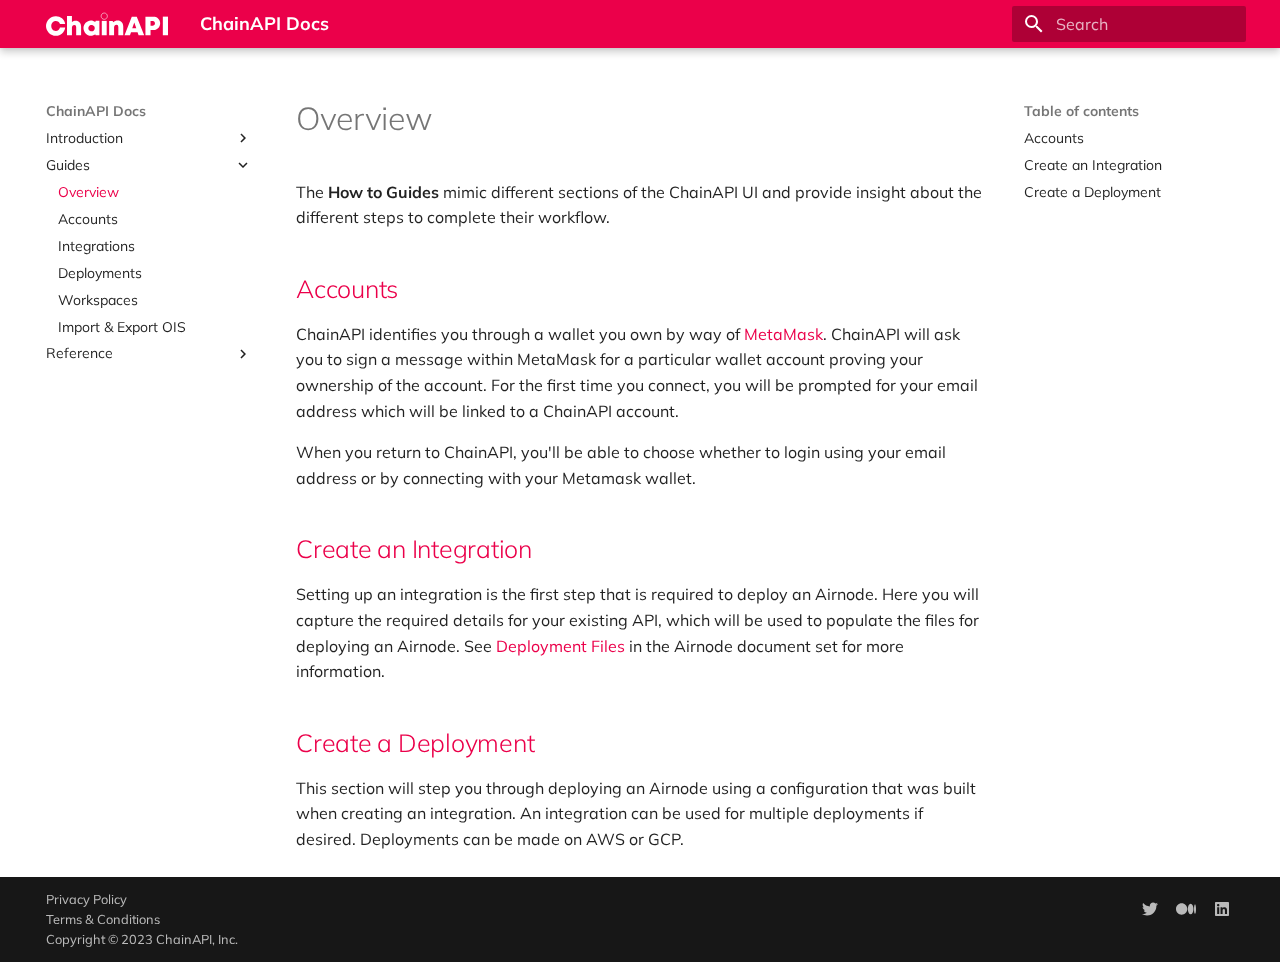
<file: guides/overview/index.html>
<!doctype html>
<html lang="en" class="no-js">
  <head>
    
      <meta charset="utf-8">
      <meta name="viewport" content="width=device-width,initial-scale=1">
      
      
      
      
        <link rel="prev" href="../../introduction/why-use-chainapi/">
      
      
        <link rel="next" href="../accounts/">
      
      <link rel="icon" href="../../images/favicon.png">
      <meta name="generator" content="mkdocs-1.4.2, mkdocs-material-9.0.6">
    
    
      
        <title>Overview - ChainAPI Docs</title>
      
    
    
      <link rel="stylesheet" href="../../assets/stylesheets/main.558e4712.min.css">
      
        
        <link rel="stylesheet" href="../../assets/stylesheets/palette.2505c338.min.css">
      
      

    
    
    
      
        
        
        <link rel="preconnect" href="https://fonts.gstatic.com" crossorigin>
        <link rel="stylesheet" href="https://fonts.googleapis.com/css?family=Mulish:300,300i,400,400i,700,700i%7CRoboto+Mono:400,400i,700,700i&display=fallback">
        <style>:root{--md-text-font:"Mulish";--md-code-font:"Roboto Mono"}</style>
      
    
    
      <link rel="stylesheet" href="../../stylesheets/extra.css">
    
    <script>__md_scope=new URL("../..",location),__md_hash=e=>[...e].reduce((e,_)=>(e<<5)-e+_.charCodeAt(0),0),__md_get=(e,_=localStorage,t=__md_scope)=>JSON.parse(_.getItem(t.pathname+"."+e)),__md_set=(e,_,t=localStorage,a=__md_scope)=>{try{t.setItem(a.pathname+"."+e,JSON.stringify(_))}catch(e){}}</script>
    
      

    
    
    
  </head>
  
  
    
    
    
    
    
    <body dir="ltr" data-md-color-scheme="default" data-md-color-primary="" data-md-color-accent="">
  
    
    
    <input class="md-toggle" data-md-toggle="drawer" type="checkbox" id="__drawer" autocomplete="off">
    <input class="md-toggle" data-md-toggle="search" type="checkbox" id="__search" autocomplete="off">
    <label class="md-overlay" for="__drawer"></label>
    <div data-md-component="skip">
      
        
        <a href="#overview" class="md-skip">
          Skip to content
        </a>
      
    </div>
    <div data-md-component="announce">
      
    </div>
    
    
      

<header class="md-header" data-md-component="header">
  <nav class="md-header__inner md-grid" aria-label="Header">
    <a href="https://chainapi.com" title="ChainAPI Docs" class="md-header__button md-logo" aria-label="ChainAPI Docs" data-md-component="logo">
      
  <img src="../../images/logo-chainapi-white.svg" alt="logo">

    </a>
    <label class="md-header__button md-icon" for="__drawer">
      <svg xmlns="http://www.w3.org/2000/svg" viewBox="0 0 24 24"><path d="M3 6h18v2H3V6m0 5h18v2H3v-2m0 5h18v2H3v-2Z"/></svg>
    </label>
    <div class="md-header__title" data-md-component="header-title">
      <div class="md-header__ellipsis">
        <div class="md-header__topic">
          <span class="md-ellipsis">
            ChainAPI Docs
          </span>
        </div>
        <div class="md-header__topic" data-md-component="header-topic">
          <span class="md-ellipsis">
            
              Overview
            
          </span>
        </div>
      </div>
    </div>
    
    
    
      <label class="md-header__button md-icon" for="__search">
        <svg xmlns="http://www.w3.org/2000/svg" viewBox="0 0 24 24"><path d="M9.5 3A6.5 6.5 0 0 1 16 9.5c0 1.61-.59 3.09-1.56 4.23l.27.27h.79l5 5-1.5 1.5-5-5v-.79l-.27-.27A6.516 6.516 0 0 1 9.5 16 6.5 6.5 0 0 1 3 9.5 6.5 6.5 0 0 1 9.5 3m0 2C7 5 5 7 5 9.5S7 14 9.5 14 14 12 14 9.5 12 5 9.5 5Z"/></svg>
      </label>
      <div class="md-search" data-md-component="search" role="dialog">
  <label class="md-search__overlay" for="__search"></label>
  <div class="md-search__inner" role="search">
    <form class="md-search__form" name="search">
      <input type="text" class="md-search__input" name="query" aria-label="Search" placeholder="Search" autocapitalize="off" autocorrect="off" autocomplete="off" spellcheck="false" data-md-component="search-query" required>
      <label class="md-search__icon md-icon" for="__search">
        <svg xmlns="http://www.w3.org/2000/svg" viewBox="0 0 24 24"><path d="M9.5 3A6.5 6.5 0 0 1 16 9.5c0 1.61-.59 3.09-1.56 4.23l.27.27h.79l5 5-1.5 1.5-5-5v-.79l-.27-.27A6.516 6.516 0 0 1 9.5 16 6.5 6.5 0 0 1 3 9.5 6.5 6.5 0 0 1 9.5 3m0 2C7 5 5 7 5 9.5S7 14 9.5 14 14 12 14 9.5 12 5 9.5 5Z"/></svg>
        <svg xmlns="http://www.w3.org/2000/svg" viewBox="0 0 24 24"><path d="M20 11v2H8l5.5 5.5-1.42 1.42L4.16 12l7.92-7.92L13.5 5.5 8 11h12Z"/></svg>
      </label>
      <nav class="md-search__options" aria-label="Search">
        
        <button type="reset" class="md-search__icon md-icon" title="Clear" aria-label="Clear" tabindex="-1">
          <svg xmlns="http://www.w3.org/2000/svg" viewBox="0 0 24 24"><path d="M19 6.41 17.59 5 12 10.59 6.41 5 5 6.41 10.59 12 5 17.59 6.41 19 12 13.41 17.59 19 19 17.59 13.41 12 19 6.41Z"/></svg>
        </button>
      </nav>
      
    </form>
    <div class="md-search__output">
      <div class="md-search__scrollwrap" data-md-scrollfix>
        <div class="md-search-result" data-md-component="search-result">
          <div class="md-search-result__meta">
            Initializing search
          </div>
          <ol class="md-search-result__list" role="presentation"></ol>
        </div>
      </div>
    </div>
  </div>
</div>
    
    
  </nav>
  
</header>
    
    <div class="md-container" data-md-component="container">
      
      
        
          
        
      
      <main class="md-main" data-md-component="main">
        <div class="md-main__inner md-grid">
          
            
              
              <div class="md-sidebar md-sidebar--primary" data-md-component="sidebar" data-md-type="navigation" >
                <div class="md-sidebar__scrollwrap">
                  <div class="md-sidebar__inner">
                    


<nav class="md-nav md-nav--primary" aria-label="Navigation" data-md-level="0">
  <label class="md-nav__title" for="__drawer">
    <a href="https://chainapi.com" title="ChainAPI Docs" class="md-nav__button md-logo" aria-label="ChainAPI Docs" data-md-component="logo">
      
  <img src="../../images/logo-chainapi-white.svg" alt="logo">

    </a>
    ChainAPI Docs
  </label>
  
  <ul class="md-nav__list" data-md-scrollfix>
    
      
      
      

  
  
  
    
    <li class="md-nav__item md-nav__item--nested">
      
      
      
      
      <input class="md-nav__toggle md-toggle " data-md-toggle="__nav_1" type="checkbox" id="__nav_1" >
      
      
      
        <label class="md-nav__link" for="__nav_1" tabindex="0" aria-expanded="false">
          Introduction
          <span class="md-nav__icon md-icon"></span>
        </label>
      
      <nav class="md-nav" aria-label="Introduction" data-md-level="1">
        <label class="md-nav__title" for="__nav_1">
          <span class="md-nav__icon md-icon"></span>
          Introduction
        </label>
        <ul class="md-nav__list" data-md-scrollfix>
          
            
              
  
  
  
    <li class="md-nav__item">
      <a href="../.." class="md-nav__link">
        What is ChainAPI?
      </a>
    </li>
  

            
          
            
              
  
  
  
    <li class="md-nav__item">
      <a href="../../introduction/why-use-chainapi/" class="md-nav__link">
        Why use ChainAPI?
      </a>
    </li>
  

            
          
        </ul>
      </nav>
    </li>
  

    
      
      
      

  
  
    
  
  
    
    <li class="md-nav__item md-nav__item--active md-nav__item--nested">
      
      
      
      
      <input class="md-nav__toggle md-toggle " data-md-toggle="__nav_2" type="checkbox" id="__nav_2" checked>
      
      
      
        <label class="md-nav__link" for="__nav_2" tabindex="0" aria-expanded="true">
          Guides
          <span class="md-nav__icon md-icon"></span>
        </label>
      
      <nav class="md-nav" aria-label="Guides" data-md-level="1">
        <label class="md-nav__title" for="__nav_2">
          <span class="md-nav__icon md-icon"></span>
          Guides
        </label>
        <ul class="md-nav__list" data-md-scrollfix>
          
            
              
  
  
    
  
  
    <li class="md-nav__item md-nav__item--active">
      
      <input class="md-nav__toggle md-toggle" data-md-toggle="toc" type="checkbox" id="__toc">
      
      
        
      
      
        <label class="md-nav__link md-nav__link--active" for="__toc">
          Overview
          <span class="md-nav__icon md-icon"></span>
        </label>
      
      <a href="./" class="md-nav__link md-nav__link--active">
        Overview
      </a>
      
        

<nav class="md-nav md-nav--secondary" aria-label="Table of contents">
  
  
  
    
  
  
    <label class="md-nav__title" for="__toc">
      <span class="md-nav__icon md-icon"></span>
      Table of contents
    </label>
    <ul class="md-nav__list" data-md-component="toc" data-md-scrollfix>
      
        <li class="md-nav__item">
  <a href="#accounts" class="md-nav__link">
    Accounts
  </a>
  
</li>
      
        <li class="md-nav__item">
  <a href="#create-an-integration" class="md-nav__link">
    Create an Integration
  </a>
  
</li>
      
        <li class="md-nav__item">
  <a href="#create-a-deployment" class="md-nav__link">
    Create a Deployment
  </a>
  
</li>
      
    </ul>
  
</nav>
      
    </li>
  

            
          
            
              
  
  
  
    <li class="md-nav__item">
      <a href="../accounts/" class="md-nav__link">
        Accounts
      </a>
    </li>
  

            
          
            
              
  
  
  
    <li class="md-nav__item">
      <a href="../integrations/" class="md-nav__link">
        Integrations
      </a>
    </li>
  

            
          
            
              
  
  
  
    <li class="md-nav__item">
      <a href="../deployments/" class="md-nav__link">
        Deployments
      </a>
    </li>
  

            
          
            
              
  
  
  
    <li class="md-nav__item">
      <a href="../workspaces/" class="md-nav__link">
        Workspaces
      </a>
    </li>
  

            
          
            
              
  
  
  
    <li class="md-nav__item">
      <a href="../import-export/" class="md-nav__link">
        Import & Export OIS
      </a>
    </li>
  

            
          
        </ul>
      </nav>
    </li>
  

    
      
      
      

  
  
  
    
    <li class="md-nav__item md-nav__item--nested">
      
      
      
      
      <input class="md-nav__toggle md-toggle " data-md-toggle="__nav_3" type="checkbox" id="__nav_3" >
      
      
      
        <label class="md-nav__link" for="__nav_3" tabindex="0" aria-expanded="false">
          Reference
          <span class="md-nav__icon md-icon"></span>
        </label>
      
      <nav class="md-nav" aria-label="Reference" data-md-level="1">
        <label class="md-nav__title" for="__nav_3">
          <span class="md-nav__icon md-icon"></span>
          Reference
        </label>
        <ul class="md-nav__list" data-md-scrollfix>
          
            
              
  
  
  
    <li class="md-nav__item">
      <a href="../../reference/terms/#airnode" class="md-nav__link">
        Airnode
      </a>
    </li>
  

            
          
            
              
  
  
  
    <li class="md-nav__item">
      <a href="../../reference/terms/#api-card" class="md-nav__link">
        API Card
      </a>
    </li>
  

            
          
            
              
  
  
  
    <li class="md-nav__item">
      <a href="../../reference/terms/#base-url" class="md-nav__link">
        Base URL
      </a>
    </li>
  

            
          
            
              
  
  
  
    <li class="md-nav__item">
      <a href="../../reference/terms/#blockchain-providers" class="md-nav__link">
        Blockchain Providers
      </a>
    </li>
  

            
          
            
              
  
  
  
    <li class="md-nav__item">
      <a href="../../reference/terms/#cloud-provider" class="md-nav__link">
        Cloud Provider
      </a>
    </li>
  

            
          
            
              
  
  
  
    <li class="md-nav__item">
      <a href="../../reference/terms/#deployment" class="md-nav__link">
        Deployment
      </a>
    </li>
  

            
          
            
              
  
  
  
    <li class="md-nav__item">
      <a href="../../reference/terms/#endpoint" class="md-nav__link">
        Endpoint
      </a>
    </li>
  

            
          
            
              
  
  
  
    <li class="md-nav__item">
      <a href="../../reference/terms/#heartbeat" class="md-nav__link">
        Heartbeat
      </a>
    </li>
  

            
          
            
              
  
  
  
    <li class="md-nav__item">
      <a href="../../reference/terms/#http" class="md-nav__link">
        HTTP
      </a>
    </li>
  

            
          
            
              
  
  
  
    <li class="md-nav__item">
      <a href="../../reference/terms/#integration" class="md-nav__link">
        Integration
      </a>
    </li>
  

            
          
            
              
  
  
  
    <li class="md-nav__item">
      <a href="../../reference/terms/#mainnet" class="md-nav__link">
        Mainnet
      </a>
    </li>
  

            
          
            
              
  
  
  
    <li class="md-nav__item">
      <a href="../../reference/terms/#mnemonic" class="md-nav__link">
        Mnemonic
      </a>
    </li>
  

            
          
            
              
  
  
  
    <li class="md-nav__item">
      <a href="../../reference/terms/#parameters" class="md-nav__link">
        Parameters
      </a>
    </li>
  

            
          
            
              
  
  
  
    <li class="md-nav__item">
      <a href="../../reference/terms/#path" class="md-nav__link">
        Path
      </a>
    </li>
  

            
          
            
              
  
  
  
    <li class="md-nav__item">
      <a href="../../reference/terms/#reserved-parameters" class="md-nav__link">
        Reserved Parameters
      </a>
    </li>
  

            
          
            
              
  
  
  
    <li class="md-nav__item">
      <a href="../../reference/terms/#security-schemes" class="md-nav__link">
        Security Schemes
      </a>
    </li>
  

            
          
            
              
  
  
  
    <li class="md-nav__item">
      <a href="../../reference/terms/#versioning" class="md-nav__link">
        Versioning
      </a>
    </li>
  

            
          
        </ul>
      </nav>
    </li>
  

    
  </ul>
</nav>
                  </div>
                </div>
              </div>
            
            
              
              <div class="md-sidebar md-sidebar--secondary" data-md-component="sidebar" data-md-type="toc" >
                <div class="md-sidebar__scrollwrap">
                  <div class="md-sidebar__inner">
                    

<nav class="md-nav md-nav--secondary" aria-label="Table of contents">
  
  
  
    
  
  
    <label class="md-nav__title" for="__toc">
      <span class="md-nav__icon md-icon"></span>
      Table of contents
    </label>
    <ul class="md-nav__list" data-md-component="toc" data-md-scrollfix>
      
        <li class="md-nav__item">
  <a href="#accounts" class="md-nav__link">
    Accounts
  </a>
  
</li>
      
        <li class="md-nav__item">
  <a href="#create-an-integration" class="md-nav__link">
    Create an Integration
  </a>
  
</li>
      
        <li class="md-nav__item">
  <a href="#create-a-deployment" class="md-nav__link">
    Create a Deployment
  </a>
  
</li>
      
    </ul>
  
</nav>
                  </div>
                </div>
              </div>
            
          
          
            <div class="md-content" data-md-component="content">
              <article class="md-content__inner md-typeset">
                
                  



<h1 id="overview">Overview</h1>
<p>The <strong>How to Guides</strong> mimic different sections of the ChainAPI UI and provide
insight about the different steps to complete their workflow.</p>
<h2 id="accounts"><a href="../accounts/">Accounts</a></h2>
<!-- If you change the following paragraph, change it in the associated doc. -->

<p>ChainAPI identifies you through a wallet you own by way of
<a href="https://metamask.io">MetaMask</a>. ChainAPI will ask you to sign a message within
MetaMask for a particular wallet account proving your ownership of the account.
For the first time you connect, you will be prompted for your email address
which will be linked to a ChainAPI account.</p>
<p>When you return to ChainAPI, you'll be able to choose whether to login using
your email address or by connecting with your Metamask wallet.</p>
<h2 id="create-an-integration"><a href="../integrations/">Create an Integration</a></h2>
<!-- If you change the following paragraph, change it in the associated doc. -->

<p>Setting up an integration is the first step that is required to deploy an
Airnode. Here you will capture the required details for your existing API, which
will be used to populate the files for deploying an Airnode. See
<a href="https://docs.api3.org/reference/airnode/latest/deployment-files/">Deployment Files</a> in the
Airnode document set for more information.</p>
<h2 id="create-a-deployment"><a href="../deployments/">Create a Deployment</a></h2>
<!-- If you change the following paragraph, change it in the associated doc. -->

<p>This section will step you through deploying an Airnode using a configuration
that was built when creating an integration. An integration can be used for
multiple deployments if desired. Deployments can be made on AWS or GCP.</p>





                
              </article>
            </div>
          
          
        </div>
        
      </main>
      
        <footer class="md-footer">
  
  <div class="md-footer-meta md-typeset">
    <div class="md-footer-meta__inner md-grid">
      <div class="md-copyright">
  
    <div class="md-copyright__highlight">
      <a href="https://chainapi.com/privacy-policy">Privacy Policy</a><br> <a href="https://chainapi.com/terms-and-conditions">Terms & Conditions</a><br> Copyright &copy; 2023 ChainAPI, Inc.

    </div>
  
  
</div>
      
        <div class="md-social">
  
    
    
    <a href="https://twitter.com/chainapi" target="_blank" rel="noopener" title="ChainAPI on Twitter" class="md-social__link">
      <svg xmlns="http://www.w3.org/2000/svg" viewBox="0 0 512 512"><!--! Font Awesome Free 6.2.1 by @fontawesome - https://fontawesome.com License - https://fontawesome.com/license/free (Icons: CC BY 4.0, Fonts: SIL OFL 1.1, Code: MIT License) Copyright 2022 Fonticons, Inc.--><path d="M459.37 151.716c.325 4.548.325 9.097.325 13.645 0 138.72-105.583 298.558-298.558 298.558-59.452 0-114.68-17.219-161.137-47.106 8.447.974 16.568 1.299 25.34 1.299 49.055 0 94.213-16.568 130.274-44.832-46.132-.975-84.792-31.188-98.112-72.772 6.498.974 12.995 1.624 19.818 1.624 9.421 0 18.843-1.3 27.614-3.573-48.081-9.747-84.143-51.98-84.143-102.985v-1.299c13.969 7.797 30.214 12.67 47.431 13.319-28.264-18.843-46.781-51.005-46.781-87.391 0-19.492 5.197-37.36 14.294-52.954 51.655 63.675 129.3 105.258 216.365 109.807-1.624-7.797-2.599-15.918-2.599-24.04 0-57.828 46.782-104.934 104.934-104.934 30.213 0 57.502 12.67 76.67 33.137 23.715-4.548 46.456-13.32 66.599-25.34-7.798 24.366-24.366 44.833-46.132 57.827 21.117-2.273 41.584-8.122 60.426-16.243-14.292 20.791-32.161 39.308-52.628 54.253z"/></svg>
    </a>
  
    
    
    <a href="https://medium.com/chainapi" target="_blank" rel="noopener" title="ChainAPI on Medium" class="md-social__link">
      <svg xmlns="http://www.w3.org/2000/svg" viewBox="0 0 640 512"><!--! Font Awesome Free 6.2.1 by @fontawesome - https://fontawesome.com License - https://fontawesome.com/license/free (Icons: CC BY 4.0, Fonts: SIL OFL 1.1, Code: MIT License) Copyright 2022 Fonticons, Inc.--><path d="M180.5 74.262C80.813 74.262 0 155.633 0 256s80.819 181.738 180.5 181.738S361 356.373 361 256 280.191 74.262 180.5 74.262Zm288.25 10.646c-49.845 0-90.245 76.619-90.245 171.095s40.406 171.1 90.251 171.1 90.251-76.619 90.251-171.1H559c0-94.503-40.4-171.095-90.248-171.095Zm139.506 17.821c-17.526 0-31.735 68.628-31.735 153.274s14.2 153.274 31.735 153.274S640 340.631 640 256c0-84.649-14.215-153.271-31.742-153.271Z"/></svg>
    </a>
  
    
    
    <a href="https://linkedin.com/company/chainapi" target="_blank" rel="noopener" title="ChainAPI on LinkedIn" class="md-social__link">
      <svg xmlns="http://www.w3.org/2000/svg" viewBox="0 0 448 512"><!--! Font Awesome Free 6.2.1 by @fontawesome - https://fontawesome.com License - https://fontawesome.com/license/free (Icons: CC BY 4.0, Fonts: SIL OFL 1.1, Code: MIT License) Copyright 2022 Fonticons, Inc.--><path d="M416 32H31.9C14.3 32 0 46.5 0 64.3v383.4C0 465.5 14.3 480 31.9 480H416c17.6 0 32-14.5 32-32.3V64.3c0-17.8-14.4-32.3-32-32.3zM135.4 416H69V202.2h66.5V416zm-33.2-243c-21.3 0-38.5-17.3-38.5-38.5S80.9 96 102.2 96c21.2 0 38.5 17.3 38.5 38.5 0 21.3-17.2 38.5-38.5 38.5zm282.1 243h-66.4V312c0-24.8-.5-56.7-34.5-56.7-34.6 0-39.9 27-39.9 54.9V416h-66.4V202.2h63.7v29.2h.9c8.9-16.8 30.6-34.5 62.9-34.5 67.2 0 79.7 44.3 79.7 101.9V416z"/></svg>
    </a>
  
</div>
      
    </div>
  </div>
</footer>
      
    </div>
    <div class="md-dialog" data-md-component="dialog">
      <div class="md-dialog__inner md-typeset"></div>
    </div>
    
    <script id="__config" type="application/json">{"base": "../..", "features": [], "search": "../../assets/javascripts/workers/search.e5c33ebb.min.js", "translations": {"clipboard.copied": "Copied to clipboard", "clipboard.copy": "Copy to clipboard", "search.result.more.one": "1 more on this page", "search.result.more.other": "# more on this page", "search.result.none": "No matching documents", "search.result.one": "1 matching document", "search.result.other": "# matching documents", "search.result.placeholder": "Type to start searching", "search.result.term.missing": "Missing", "select.version": "Select version"}}</script>
    
    
      <script src="../../assets/javascripts/bundle.51d95adb.min.js"></script>
      
    
  </body>
</html>
</file>
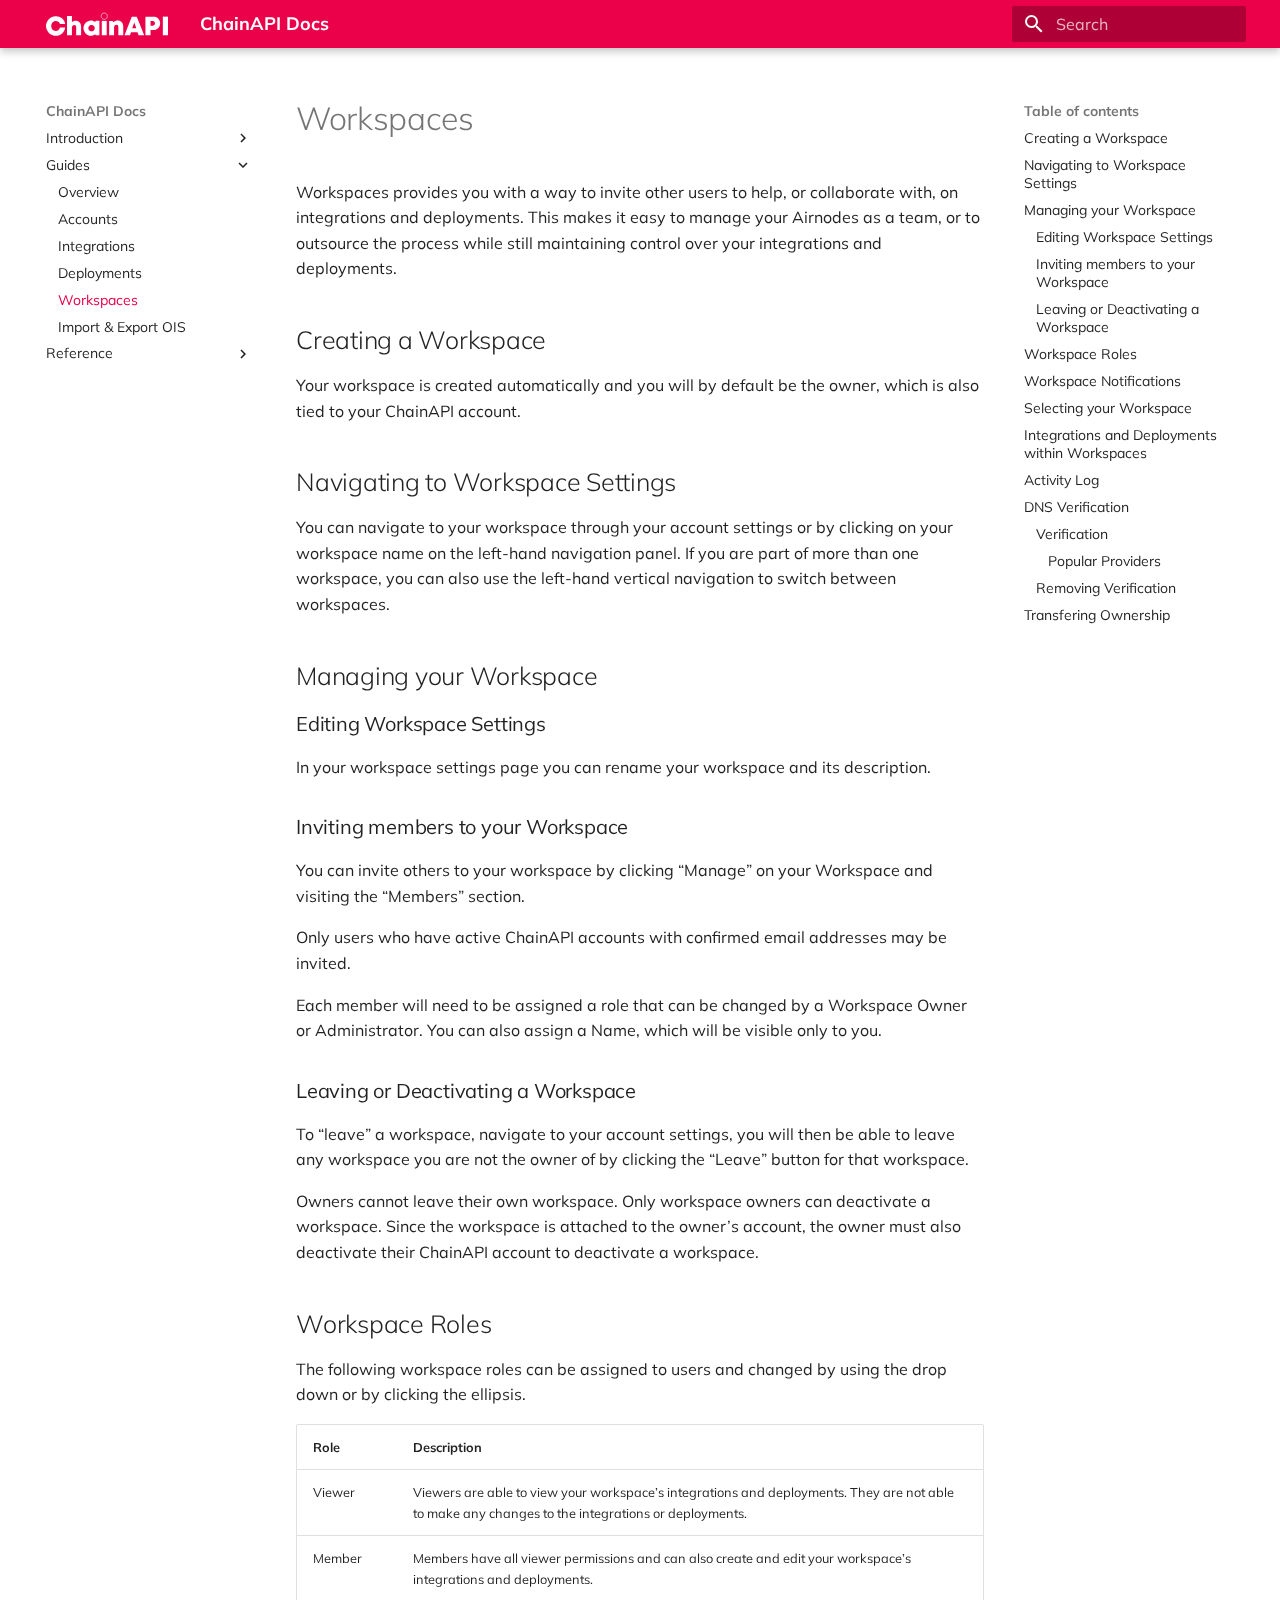
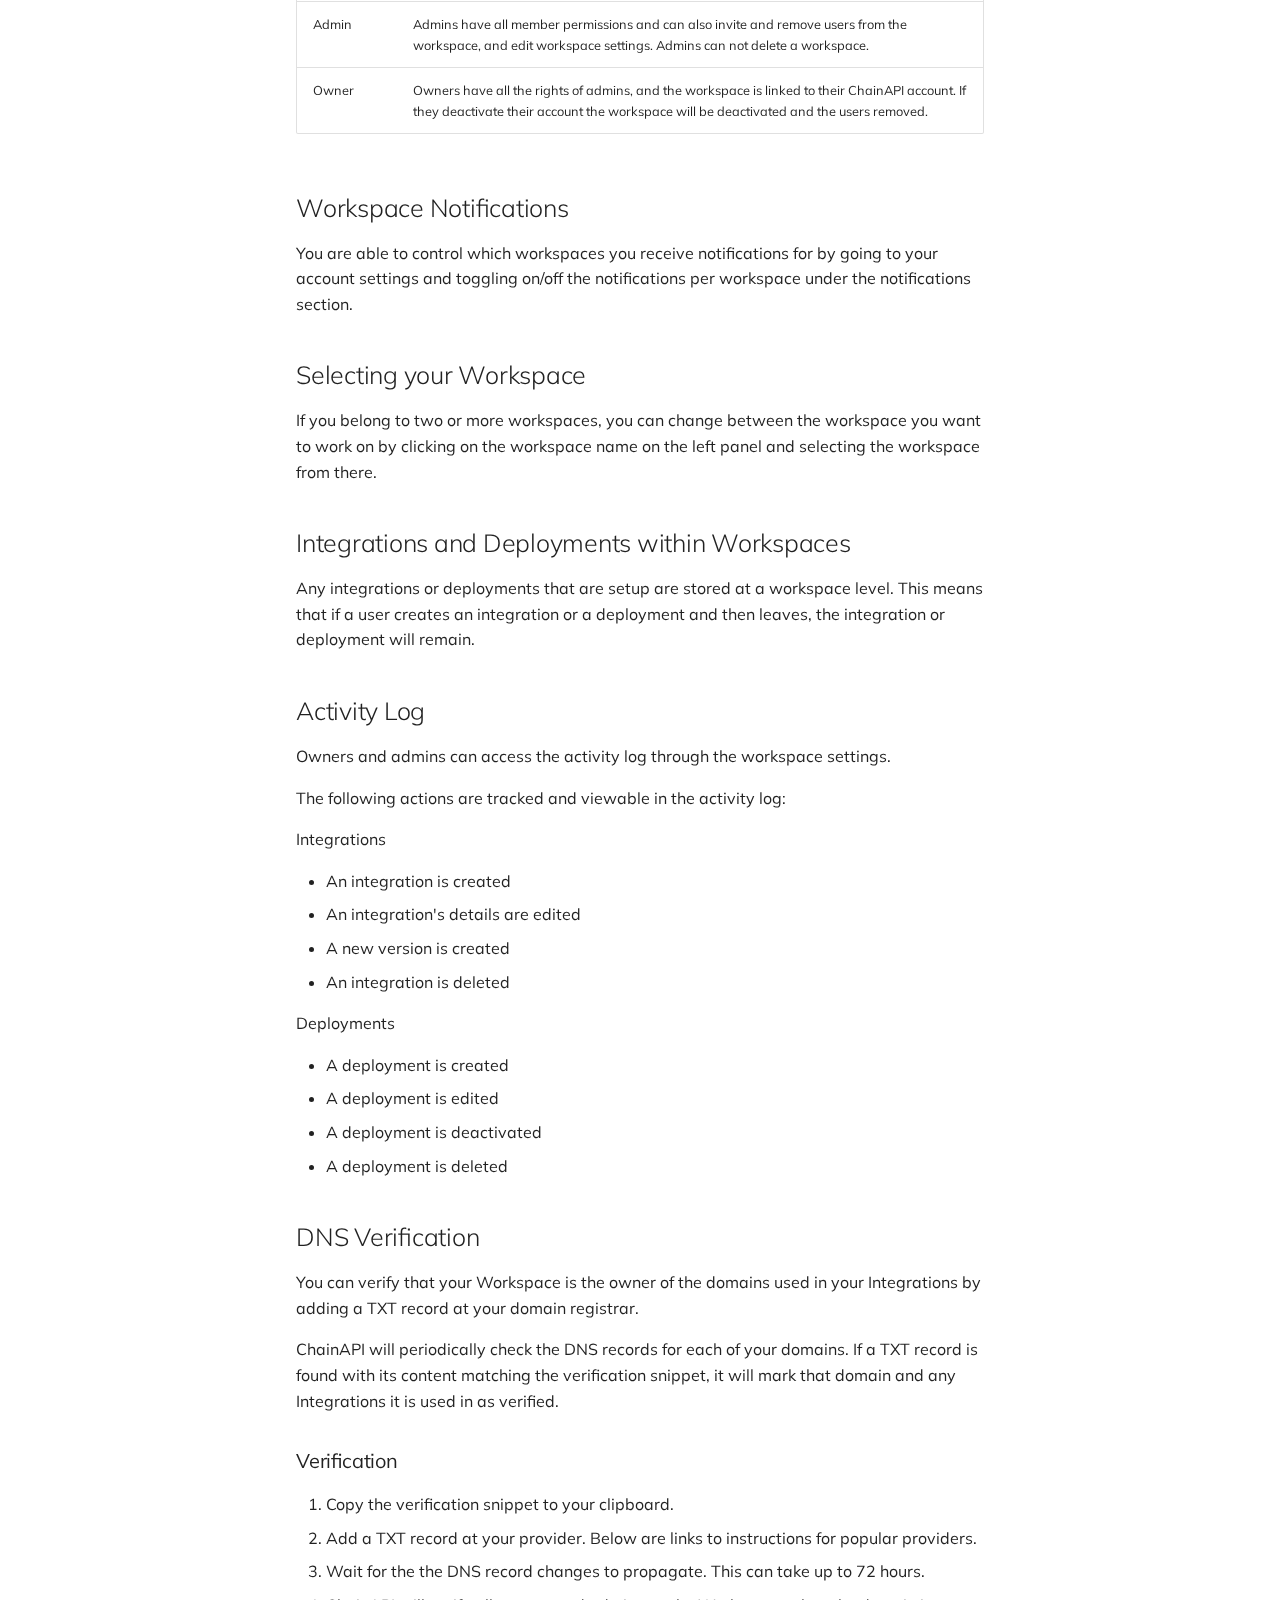
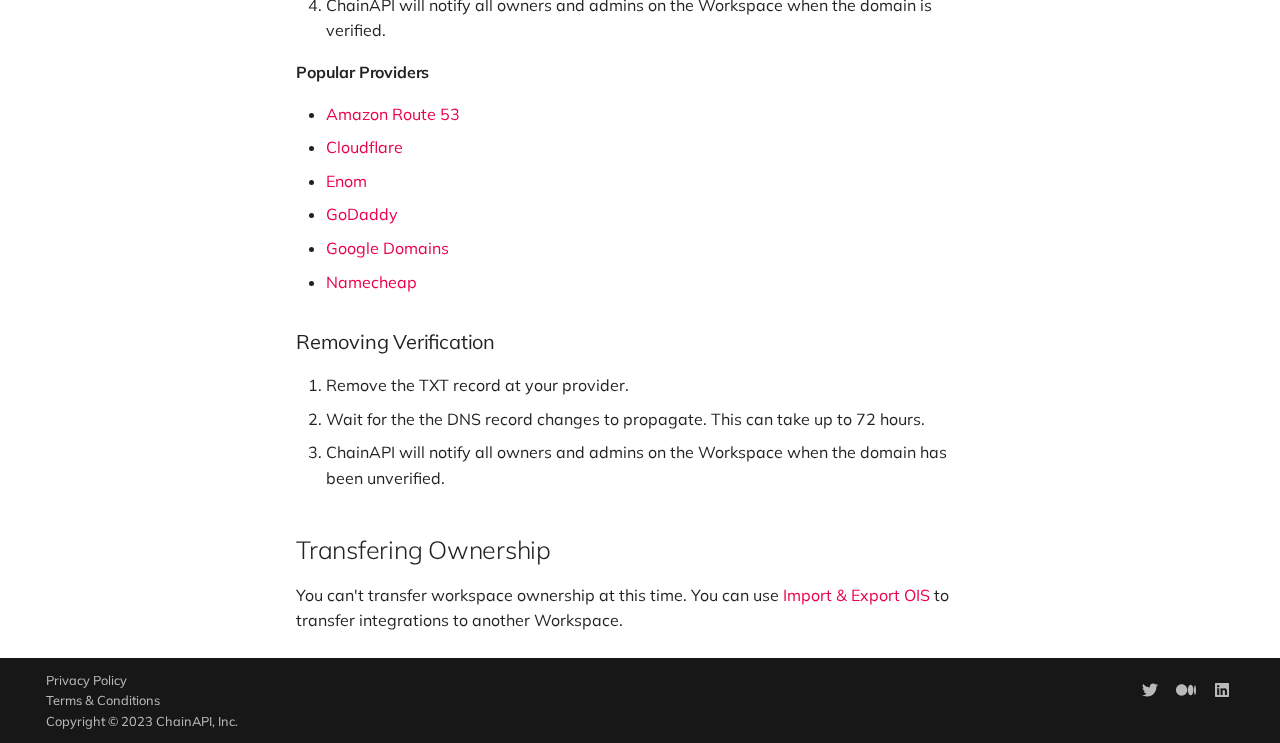
<file: guides/workspaces/index.html>
<!doctype html>
<html lang="en" class="no-js">
  <head>
    
      <meta charset="utf-8">
      <meta name="viewport" content="width=device-width,initial-scale=1">
      
      
      
      
        <link rel="prev" href="../deployments/">
      
      
        <link rel="next" href="../import-export/">
      
      <link rel="icon" href="../../images/favicon.png">
      <meta name="generator" content="mkdocs-1.4.2, mkdocs-material-9.0.6">
    
    
      
        <title>Workspaces - ChainAPI Docs</title>
      
    
    
      <link rel="stylesheet" href="../../assets/stylesheets/main.558e4712.min.css">
      
        
        <link rel="stylesheet" href="../../assets/stylesheets/palette.2505c338.min.css">
      
      

    
    
    
      
        
        
        <link rel="preconnect" href="https://fonts.gstatic.com" crossorigin>
        <link rel="stylesheet" href="https://fonts.googleapis.com/css?family=Mulish:300,300i,400,400i,700,700i%7CRoboto+Mono:400,400i,700,700i&display=fallback">
        <style>:root{--md-text-font:"Mulish";--md-code-font:"Roboto Mono"}</style>
      
    
    
      <link rel="stylesheet" href="../../stylesheets/extra.css">
    
    <script>__md_scope=new URL("../..",location),__md_hash=e=>[...e].reduce((e,_)=>(e<<5)-e+_.charCodeAt(0),0),__md_get=(e,_=localStorage,t=__md_scope)=>JSON.parse(_.getItem(t.pathname+"."+e)),__md_set=(e,_,t=localStorage,a=__md_scope)=>{try{t.setItem(a.pathname+"."+e,JSON.stringify(_))}catch(e){}}</script>
    
      

    
    
    
  </head>
  
  
    
    
    
    
    
    <body dir="ltr" data-md-color-scheme="default" data-md-color-primary="" data-md-color-accent="">
  
    
    
    <input class="md-toggle" data-md-toggle="drawer" type="checkbox" id="__drawer" autocomplete="off">
    <input class="md-toggle" data-md-toggle="search" type="checkbox" id="__search" autocomplete="off">
    <label class="md-overlay" for="__drawer"></label>
    <div data-md-component="skip">
      
        
        <a href="#workspaces" class="md-skip">
          Skip to content
        </a>
      
    </div>
    <div data-md-component="announce">
      
    </div>
    
    
      

<header class="md-header" data-md-component="header">
  <nav class="md-header__inner md-grid" aria-label="Header">
    <a href="https://chainapi.com" title="ChainAPI Docs" class="md-header__button md-logo" aria-label="ChainAPI Docs" data-md-component="logo">
      
  <img src="../../images/logo-chainapi-white.svg" alt="logo">

    </a>
    <label class="md-header__button md-icon" for="__drawer">
      <svg xmlns="http://www.w3.org/2000/svg" viewBox="0 0 24 24"><path d="M3 6h18v2H3V6m0 5h18v2H3v-2m0 5h18v2H3v-2Z"/></svg>
    </label>
    <div class="md-header__title" data-md-component="header-title">
      <div class="md-header__ellipsis">
        <div class="md-header__topic">
          <span class="md-ellipsis">
            ChainAPI Docs
          </span>
        </div>
        <div class="md-header__topic" data-md-component="header-topic">
          <span class="md-ellipsis">
            
              Workspaces
            
          </span>
        </div>
      </div>
    </div>
    
    
    
      <label class="md-header__button md-icon" for="__search">
        <svg xmlns="http://www.w3.org/2000/svg" viewBox="0 0 24 24"><path d="M9.5 3A6.5 6.5 0 0 1 16 9.5c0 1.61-.59 3.09-1.56 4.23l.27.27h.79l5 5-1.5 1.5-5-5v-.79l-.27-.27A6.516 6.516 0 0 1 9.5 16 6.5 6.5 0 0 1 3 9.5 6.5 6.5 0 0 1 9.5 3m0 2C7 5 5 7 5 9.5S7 14 9.5 14 14 12 14 9.5 12 5 9.5 5Z"/></svg>
      </label>
      <div class="md-search" data-md-component="search" role="dialog">
  <label class="md-search__overlay" for="__search"></label>
  <div class="md-search__inner" role="search">
    <form class="md-search__form" name="search">
      <input type="text" class="md-search__input" name="query" aria-label="Search" placeholder="Search" autocapitalize="off" autocorrect="off" autocomplete="off" spellcheck="false" data-md-component="search-query" required>
      <label class="md-search__icon md-icon" for="__search">
        <svg xmlns="http://www.w3.org/2000/svg" viewBox="0 0 24 24"><path d="M9.5 3A6.5 6.5 0 0 1 16 9.5c0 1.61-.59 3.09-1.56 4.23l.27.27h.79l5 5-1.5 1.5-5-5v-.79l-.27-.27A6.516 6.516 0 0 1 9.5 16 6.5 6.5 0 0 1 3 9.5 6.5 6.5 0 0 1 9.5 3m0 2C7 5 5 7 5 9.5S7 14 9.5 14 14 12 14 9.5 12 5 9.5 5Z"/></svg>
        <svg xmlns="http://www.w3.org/2000/svg" viewBox="0 0 24 24"><path d="M20 11v2H8l5.5 5.5-1.42 1.42L4.16 12l7.92-7.92L13.5 5.5 8 11h12Z"/></svg>
      </label>
      <nav class="md-search__options" aria-label="Search">
        
        <button type="reset" class="md-search__icon md-icon" title="Clear" aria-label="Clear" tabindex="-1">
          <svg xmlns="http://www.w3.org/2000/svg" viewBox="0 0 24 24"><path d="M19 6.41 17.59 5 12 10.59 6.41 5 5 6.41 10.59 12 5 17.59 6.41 19 12 13.41 17.59 19 19 17.59 13.41 12 19 6.41Z"/></svg>
        </button>
      </nav>
      
    </form>
    <div class="md-search__output">
      <div class="md-search__scrollwrap" data-md-scrollfix>
        <div class="md-search-result" data-md-component="search-result">
          <div class="md-search-result__meta">
            Initializing search
          </div>
          <ol class="md-search-result__list" role="presentation"></ol>
        </div>
      </div>
    </div>
  </div>
</div>
    
    
  </nav>
  
</header>
    
    <div class="md-container" data-md-component="container">
      
      
        
          
        
      
      <main class="md-main" data-md-component="main">
        <div class="md-main__inner md-grid">
          
            
              
              <div class="md-sidebar md-sidebar--primary" data-md-component="sidebar" data-md-type="navigation" >
                <div class="md-sidebar__scrollwrap">
                  <div class="md-sidebar__inner">
                    


<nav class="md-nav md-nav--primary" aria-label="Navigation" data-md-level="0">
  <label class="md-nav__title" for="__drawer">
    <a href="https://chainapi.com" title="ChainAPI Docs" class="md-nav__button md-logo" aria-label="ChainAPI Docs" data-md-component="logo">
      
  <img src="../../images/logo-chainapi-white.svg" alt="logo">

    </a>
    ChainAPI Docs
  </label>
  
  <ul class="md-nav__list" data-md-scrollfix>
    
      
      
      

  
  
  
    
    <li class="md-nav__item md-nav__item--nested">
      
      
      
      
      <input class="md-nav__toggle md-toggle " data-md-toggle="__nav_1" type="checkbox" id="__nav_1" >
      
      
      
        <label class="md-nav__link" for="__nav_1" tabindex="0" aria-expanded="false">
          Introduction
          <span class="md-nav__icon md-icon"></span>
        </label>
      
      <nav class="md-nav" aria-label="Introduction" data-md-level="1">
        <label class="md-nav__title" for="__nav_1">
          <span class="md-nav__icon md-icon"></span>
          Introduction
        </label>
        <ul class="md-nav__list" data-md-scrollfix>
          
            
              
  
  
  
    <li class="md-nav__item">
      <a href="../.." class="md-nav__link">
        What is ChainAPI?
      </a>
    </li>
  

            
          
            
              
  
  
  
    <li class="md-nav__item">
      <a href="../../introduction/why-use-chainapi/" class="md-nav__link">
        Why use ChainAPI?
      </a>
    </li>
  

            
          
        </ul>
      </nav>
    </li>
  

    
      
      
      

  
  
    
  
  
    
    <li class="md-nav__item md-nav__item--active md-nav__item--nested">
      
      
      
      
      <input class="md-nav__toggle md-toggle " data-md-toggle="__nav_2" type="checkbox" id="__nav_2" checked>
      
      
      
        <label class="md-nav__link" for="__nav_2" tabindex="0" aria-expanded="true">
          Guides
          <span class="md-nav__icon md-icon"></span>
        </label>
      
      <nav class="md-nav" aria-label="Guides" data-md-level="1">
        <label class="md-nav__title" for="__nav_2">
          <span class="md-nav__icon md-icon"></span>
          Guides
        </label>
        <ul class="md-nav__list" data-md-scrollfix>
          
            
              
  
  
  
    <li class="md-nav__item">
      <a href="../overview/" class="md-nav__link">
        Overview
      </a>
    </li>
  

            
          
            
              
  
  
  
    <li class="md-nav__item">
      <a href="../accounts/" class="md-nav__link">
        Accounts
      </a>
    </li>
  

            
          
            
              
  
  
  
    <li class="md-nav__item">
      <a href="../integrations/" class="md-nav__link">
        Integrations
      </a>
    </li>
  

            
          
            
              
  
  
  
    <li class="md-nav__item">
      <a href="../deployments/" class="md-nav__link">
        Deployments
      </a>
    </li>
  

            
          
            
              
  
  
    
  
  
    <li class="md-nav__item md-nav__item--active">
      
      <input class="md-nav__toggle md-toggle" data-md-toggle="toc" type="checkbox" id="__toc">
      
      
        
      
      
        <label class="md-nav__link md-nav__link--active" for="__toc">
          Workspaces
          <span class="md-nav__icon md-icon"></span>
        </label>
      
      <a href="./" class="md-nav__link md-nav__link--active">
        Workspaces
      </a>
      
        

<nav class="md-nav md-nav--secondary" aria-label="Table of contents">
  
  
  
    
  
  
    <label class="md-nav__title" for="__toc">
      <span class="md-nav__icon md-icon"></span>
      Table of contents
    </label>
    <ul class="md-nav__list" data-md-component="toc" data-md-scrollfix>
      
        <li class="md-nav__item">
  <a href="#creating-a-workspace" class="md-nav__link">
    Creating a Workspace
  </a>
  
</li>
      
        <li class="md-nav__item">
  <a href="#navigating-to-workspace-settings" class="md-nav__link">
    Navigating to Workspace Settings
  </a>
  
</li>
      
        <li class="md-nav__item">
  <a href="#managing-your-workspace" class="md-nav__link">
    Managing your Workspace
  </a>
  
    <nav class="md-nav" aria-label="Managing your Workspace">
      <ul class="md-nav__list">
        
          <li class="md-nav__item">
  <a href="#editing-workspace-settings" class="md-nav__link">
    Editing Workspace Settings
  </a>
  
</li>
        
          <li class="md-nav__item">
  <a href="#inviting-members-to-your-workspace" class="md-nav__link">
    Inviting members to your Workspace
  </a>
  
</li>
        
          <li class="md-nav__item">
  <a href="#leaving-or-deactivating-a-workspace" class="md-nav__link">
    Leaving or Deactivating a Workspace
  </a>
  
</li>
        
      </ul>
    </nav>
  
</li>
      
        <li class="md-nav__item">
  <a href="#workspace-roles" class="md-nav__link">
    Workspace Roles
  </a>
  
</li>
      
        <li class="md-nav__item">
  <a href="#workspace-notifications" class="md-nav__link">
    Workspace Notifications
  </a>
  
</li>
      
        <li class="md-nav__item">
  <a href="#selecting-your-workspace" class="md-nav__link">
    Selecting your Workspace
  </a>
  
</li>
      
        <li class="md-nav__item">
  <a href="#integrations-and-deployments-within-workspaces" class="md-nav__link">
    Integrations and Deployments within Workspaces
  </a>
  
</li>
      
        <li class="md-nav__item">
  <a href="#activity-log" class="md-nav__link">
    Activity Log
  </a>
  
</li>
      
        <li class="md-nav__item">
  <a href="#dns-verification" class="md-nav__link">
    DNS Verification
  </a>
  
    <nav class="md-nav" aria-label="DNS Verification">
      <ul class="md-nav__list">
        
          <li class="md-nav__item">
  <a href="#verification" class="md-nav__link">
    Verification
  </a>
  
    <nav class="md-nav" aria-label="Verification">
      <ul class="md-nav__list">
        
          <li class="md-nav__item">
  <a href="#popular-providers" class="md-nav__link">
    Popular Providers
  </a>
  
</li>
        
      </ul>
    </nav>
  
</li>
        
          <li class="md-nav__item">
  <a href="#removing-verification" class="md-nav__link">
    Removing Verification
  </a>
  
</li>
        
      </ul>
    </nav>
  
</li>
      
        <li class="md-nav__item">
  <a href="#transfering-ownership" class="md-nav__link">
    Transfering Ownership
  </a>
  
</li>
      
    </ul>
  
</nav>
      
    </li>
  

            
          
            
              
  
  
  
    <li class="md-nav__item">
      <a href="../import-export/" class="md-nav__link">
        Import & Export OIS
      </a>
    </li>
  

            
          
        </ul>
      </nav>
    </li>
  

    
      
      
      

  
  
  
    
    <li class="md-nav__item md-nav__item--nested">
      
      
      
      
      <input class="md-nav__toggle md-toggle " data-md-toggle="__nav_3" type="checkbox" id="__nav_3" >
      
      
      
        <label class="md-nav__link" for="__nav_3" tabindex="0" aria-expanded="false">
          Reference
          <span class="md-nav__icon md-icon"></span>
        </label>
      
      <nav class="md-nav" aria-label="Reference" data-md-level="1">
        <label class="md-nav__title" for="__nav_3">
          <span class="md-nav__icon md-icon"></span>
          Reference
        </label>
        <ul class="md-nav__list" data-md-scrollfix>
          
            
              
  
  
  
    <li class="md-nav__item">
      <a href="../../reference/terms/#airnode" class="md-nav__link">
        Airnode
      </a>
    </li>
  

            
          
            
              
  
  
  
    <li class="md-nav__item">
      <a href="../../reference/terms/#api-card" class="md-nav__link">
        API Card
      </a>
    </li>
  

            
          
            
              
  
  
  
    <li class="md-nav__item">
      <a href="../../reference/terms/#base-url" class="md-nav__link">
        Base URL
      </a>
    </li>
  

            
          
            
              
  
  
  
    <li class="md-nav__item">
      <a href="../../reference/terms/#blockchain-providers" class="md-nav__link">
        Blockchain Providers
      </a>
    </li>
  

            
          
            
              
  
  
  
    <li class="md-nav__item">
      <a href="../../reference/terms/#cloud-provider" class="md-nav__link">
        Cloud Provider
      </a>
    </li>
  

            
          
            
              
  
  
  
    <li class="md-nav__item">
      <a href="../../reference/terms/#deployment" class="md-nav__link">
        Deployment
      </a>
    </li>
  

            
          
            
              
  
  
  
    <li class="md-nav__item">
      <a href="../../reference/terms/#endpoint" class="md-nav__link">
        Endpoint
      </a>
    </li>
  

            
          
            
              
  
  
  
    <li class="md-nav__item">
      <a href="../../reference/terms/#heartbeat" class="md-nav__link">
        Heartbeat
      </a>
    </li>
  

            
          
            
              
  
  
  
    <li class="md-nav__item">
      <a href="../../reference/terms/#http" class="md-nav__link">
        HTTP
      </a>
    </li>
  

            
          
            
              
  
  
  
    <li class="md-nav__item">
      <a href="../../reference/terms/#integration" class="md-nav__link">
        Integration
      </a>
    </li>
  

            
          
            
              
  
  
  
    <li class="md-nav__item">
      <a href="../../reference/terms/#mainnet" class="md-nav__link">
        Mainnet
      </a>
    </li>
  

            
          
            
              
  
  
  
    <li class="md-nav__item">
      <a href="../../reference/terms/#mnemonic" class="md-nav__link">
        Mnemonic
      </a>
    </li>
  

            
          
            
              
  
  
  
    <li class="md-nav__item">
      <a href="../../reference/terms/#parameters" class="md-nav__link">
        Parameters
      </a>
    </li>
  

            
          
            
              
  
  
  
    <li class="md-nav__item">
      <a href="../../reference/terms/#path" class="md-nav__link">
        Path
      </a>
    </li>
  

            
          
            
              
  
  
  
    <li class="md-nav__item">
      <a href="../../reference/terms/#reserved-parameters" class="md-nav__link">
        Reserved Parameters
      </a>
    </li>
  

            
          
            
              
  
  
  
    <li class="md-nav__item">
      <a href="../../reference/terms/#security-schemes" class="md-nav__link">
        Security Schemes
      </a>
    </li>
  

            
          
            
              
  
  
  
    <li class="md-nav__item">
      <a href="../../reference/terms/#versioning" class="md-nav__link">
        Versioning
      </a>
    </li>
  

            
          
        </ul>
      </nav>
    </li>
  

    
  </ul>
</nav>
                  </div>
                </div>
              </div>
            
            
              
              <div class="md-sidebar md-sidebar--secondary" data-md-component="sidebar" data-md-type="toc" >
                <div class="md-sidebar__scrollwrap">
                  <div class="md-sidebar__inner">
                    

<nav class="md-nav md-nav--secondary" aria-label="Table of contents">
  
  
  
    
  
  
    <label class="md-nav__title" for="__toc">
      <span class="md-nav__icon md-icon"></span>
      Table of contents
    </label>
    <ul class="md-nav__list" data-md-component="toc" data-md-scrollfix>
      
        <li class="md-nav__item">
  <a href="#creating-a-workspace" class="md-nav__link">
    Creating a Workspace
  </a>
  
</li>
      
        <li class="md-nav__item">
  <a href="#navigating-to-workspace-settings" class="md-nav__link">
    Navigating to Workspace Settings
  </a>
  
</li>
      
        <li class="md-nav__item">
  <a href="#managing-your-workspace" class="md-nav__link">
    Managing your Workspace
  </a>
  
    <nav class="md-nav" aria-label="Managing your Workspace">
      <ul class="md-nav__list">
        
          <li class="md-nav__item">
  <a href="#editing-workspace-settings" class="md-nav__link">
    Editing Workspace Settings
  </a>
  
</li>
        
          <li class="md-nav__item">
  <a href="#inviting-members-to-your-workspace" class="md-nav__link">
    Inviting members to your Workspace
  </a>
  
</li>
        
          <li class="md-nav__item">
  <a href="#leaving-or-deactivating-a-workspace" class="md-nav__link">
    Leaving or Deactivating a Workspace
  </a>
  
</li>
        
      </ul>
    </nav>
  
</li>
      
        <li class="md-nav__item">
  <a href="#workspace-roles" class="md-nav__link">
    Workspace Roles
  </a>
  
</li>
      
        <li class="md-nav__item">
  <a href="#workspace-notifications" class="md-nav__link">
    Workspace Notifications
  </a>
  
</li>
      
        <li class="md-nav__item">
  <a href="#selecting-your-workspace" class="md-nav__link">
    Selecting your Workspace
  </a>
  
</li>
      
        <li class="md-nav__item">
  <a href="#integrations-and-deployments-within-workspaces" class="md-nav__link">
    Integrations and Deployments within Workspaces
  </a>
  
</li>
      
        <li class="md-nav__item">
  <a href="#activity-log" class="md-nav__link">
    Activity Log
  </a>
  
</li>
      
        <li class="md-nav__item">
  <a href="#dns-verification" class="md-nav__link">
    DNS Verification
  </a>
  
    <nav class="md-nav" aria-label="DNS Verification">
      <ul class="md-nav__list">
        
          <li class="md-nav__item">
  <a href="#verification" class="md-nav__link">
    Verification
  </a>
  
    <nav class="md-nav" aria-label="Verification">
      <ul class="md-nav__list">
        
          <li class="md-nav__item">
  <a href="#popular-providers" class="md-nav__link">
    Popular Providers
  </a>
  
</li>
        
      </ul>
    </nav>
  
</li>
        
          <li class="md-nav__item">
  <a href="#removing-verification" class="md-nav__link">
    Removing Verification
  </a>
  
</li>
        
      </ul>
    </nav>
  
</li>
      
        <li class="md-nav__item">
  <a href="#transfering-ownership" class="md-nav__link">
    Transfering Ownership
  </a>
  
</li>
      
    </ul>
  
</nav>
                  </div>
                </div>
              </div>
            
          
          
            <div class="md-content" data-md-component="content">
              <article class="md-content__inner md-typeset">
                
                  



<h1 id="workspaces">Workspaces</h1>
<p>Workspaces provides you with a way to invite other users to help, or collaborate
with, on integrations and deployments. This makes it easy to manage your
Airnodes as a team, or to outsource the process while still maintaining control
over your integrations and deployments.</p>
<h2 id="creating-a-workspace">Creating a Workspace</h2>
<p>Your workspace is created automatically and you will by default be the owner,
which is also tied to your ChainAPI account.</p>
<h2 id="navigating-to-workspace-settings">Navigating to Workspace Settings</h2>
<p>You can navigate to your workspace through your account settings or by clicking
on your workspace name on the left-hand navigation panel. If you are part of
more than one workspace, you can also use the left-hand vertical navigation to
switch between workspaces.</p>
<h2 id="managing-your-workspace">Managing your Workspace</h2>
<h3 id="editing-workspace-settings">Editing Workspace Settings</h3>
<p>In your workspace settings page you can rename your workspace and its
description.</p>
<h3 id="inviting-members-to-your-workspace">Inviting members to your Workspace</h3>
<p>You can invite others to your workspace by clicking “Manage” on your Workspace
and visiting the “Members” section.</p>
<p>Only users who have active ChainAPI accounts with confirmed email addresses may
be invited.</p>
<p>Each member will need to be assigned a role that can be changed by a Workspace
Owner or Administrator. You can also assign a Name, which will be visible only
to you.</p>
<h3 id="leaving-or-deactivating-a-workspace">Leaving or Deactivating a Workspace</h3>
<p>To “leave” a workspace, navigate to your account settings, you will then be able
to leave any workspace you are not the owner of by clicking the “Leave” button
for that workspace.</p>
<p>Owners cannot leave their own workspace. Only workspace owners can deactivate a
workspace. Since the workspace is attached to the owner’s account, the owner
must also deactivate their ChainAPI account to deactivate a workspace.</p>
<h2 id="workspace-roles">Workspace Roles</h2>
<p>The following workspace roles can be assigned to users and changed by using the
drop down or by clicking the ellipsis.</p>
<table>
<thead>
<tr>
<th>Role</th>
<th>Description</th>
</tr>
</thead>
<tbody>
<tr>
<td>Viewer</td>
<td>Viewers are able to view your workspace’s integrations and deployments. They are not able to make any changes to the integrations or deployments.</td>
</tr>
<tr>
<td>Member</td>
<td>Members have all viewer permissions and can also create and edit your workspace’s integrations and deployments.</td>
</tr>
<tr>
<td>Admin</td>
<td>Admins have all member permissions and can also invite and remove users from the workspace, and edit workspace settings. Admins can not delete a workspace.</td>
</tr>
<tr>
<td>Owner</td>
<td>Owners have all the rights of admins, and the workspace is linked to their ChainAPI account. If they deactivate their account the workspace will be deactivated and the users removed.</td>
</tr>
</tbody>
</table>
<h2 id="workspace-notifications">Workspace Notifications</h2>
<p>You are able to control which workspaces you receive notifications for by going
to your account settings and toggling on/off the notifications per workspace
under the notifications section.</p>
<h2 id="selecting-your-workspace">Selecting your Workspace</h2>
<p>If you belong to two or more workspaces, you can change between the workspace
you want to work on by clicking on the workspace name on the left panel and
selecting the workspace from there.</p>
<h2 id="integrations-and-deployments-within-workspaces">Integrations and Deployments within Workspaces</h2>
<p>Any integrations or deployments that are setup are stored at a workspace level.
This means that if a user creates an integration or a deployment and then
leaves, the integration or deployment will remain.</p>
<h2 id="activity-log">Activity Log</h2>
<p>Owners and admins can access the activity log through the workspace settings.</p>
<p>The following actions are tracked and viewable in the activity log:</p>
<p>Integrations</p>
<ul>
<li>An integration is created</li>
<li>An integration's details are edited</li>
<li>A new version is created</li>
<li>An integration is deleted</li>
</ul>
<p>Deployments</p>
<ul>
<li>A deployment is created</li>
<li>A deployment is edited</li>
<li>A deployment is deactivated</li>
<li>A deployment is deleted</li>
</ul>
<h2 id="dns-verification">DNS Verification</h2>
<p>You can verify that your Workspace is the owner of the domains used in your
Integrations by adding a TXT record at your domain registrar.</p>
<p>ChainAPI will periodically check the DNS records for each of your domains. If a
TXT record is found with its content matching the verification snippet, it will
mark that domain and any Integrations it is used in as verified.</p>
<h3 id="verification">Verification</h3>
<ol>
<li>Copy the verification snippet to your clipboard.</li>
<li>Add a TXT record at your provider. Below are links to instructions for popular providers.</li>
<li>Wait for the the DNS record changes to propagate. This can take up to 72
   hours.</li>
<li>ChainAPI will notify all owners and admins on the Workspace when the domain
   is verified.</li>
</ol>
<h4 id="popular-providers">Popular Providers</h4>
<ul>
<li><a href="https://docs.aws.amazon.com/Route53/latest/DeveloperGuide/ResourceRecordTypes.html#TXTFormat">Amazon Route 53</a></li>
<li><a href="https://developers.cloudflare.com/dns/manage-dns-records/how-to/create-dns-records/">Cloudflare</a></li>
<li><a href="https://cp.enom.com/kb/kb/kb_0488-add-spf-txt-records.htm">Enom</a></li>
<li><a href="https://za.godaddy.com/help/add-a-txt-record-19232">GoDaddy</a></li>
<li><a href="https://support.google.com/a/answer/183895?hl=en">Google Domains</a></li>
<li><a href="https://www.namecheap.com/support/knowledgebase/article.aspx/317/2237/how-do-i-add-txtspfdkimdmarc-records-for-my-domain/">Namecheap</a></li>
</ul>
<h3 id="removing-verification">Removing Verification</h3>
<ol>
<li>Remove the TXT record at your provider.</li>
<li>Wait for the the DNS record changes to propagate. This can take up to 72
   hours.</li>
<li>ChainAPI will notify all owners and admins on the Workspace when the domain
   has been unverified.</li>
</ol>
<h2 id="transfering-ownership">Transfering Ownership</h2>
<p>You can't transfer workspace ownership at this time. You can use <a href="../import-export/">Import &amp; Export OIS</a> to transfer integrations to another Workspace.</p>





                
              </article>
            </div>
          
          
        </div>
        
      </main>
      
        <footer class="md-footer">
  
  <div class="md-footer-meta md-typeset">
    <div class="md-footer-meta__inner md-grid">
      <div class="md-copyright">
  
    <div class="md-copyright__highlight">
      <a href="https://chainapi.com/privacy-policy">Privacy Policy</a><br> <a href="https://chainapi.com/terms-and-conditions">Terms & Conditions</a><br> Copyright &copy; 2023 ChainAPI, Inc.

    </div>
  
  
</div>
      
        <div class="md-social">
  
    
    
    <a href="https://twitter.com/chainapi" target="_blank" rel="noopener" title="ChainAPI on Twitter" class="md-social__link">
      <svg xmlns="http://www.w3.org/2000/svg" viewBox="0 0 512 512"><!--! Font Awesome Free 6.2.1 by @fontawesome - https://fontawesome.com License - https://fontawesome.com/license/free (Icons: CC BY 4.0, Fonts: SIL OFL 1.1, Code: MIT License) Copyright 2022 Fonticons, Inc.--><path d="M459.37 151.716c.325 4.548.325 9.097.325 13.645 0 138.72-105.583 298.558-298.558 298.558-59.452 0-114.68-17.219-161.137-47.106 8.447.974 16.568 1.299 25.34 1.299 49.055 0 94.213-16.568 130.274-44.832-46.132-.975-84.792-31.188-98.112-72.772 6.498.974 12.995 1.624 19.818 1.624 9.421 0 18.843-1.3 27.614-3.573-48.081-9.747-84.143-51.98-84.143-102.985v-1.299c13.969 7.797 30.214 12.67 47.431 13.319-28.264-18.843-46.781-51.005-46.781-87.391 0-19.492 5.197-37.36 14.294-52.954 51.655 63.675 129.3 105.258 216.365 109.807-1.624-7.797-2.599-15.918-2.599-24.04 0-57.828 46.782-104.934 104.934-104.934 30.213 0 57.502 12.67 76.67 33.137 23.715-4.548 46.456-13.32 66.599-25.34-7.798 24.366-24.366 44.833-46.132 57.827 21.117-2.273 41.584-8.122 60.426-16.243-14.292 20.791-32.161 39.308-52.628 54.253z"/></svg>
    </a>
  
    
    
    <a href="https://medium.com/chainapi" target="_blank" rel="noopener" title="ChainAPI on Medium" class="md-social__link">
      <svg xmlns="http://www.w3.org/2000/svg" viewBox="0 0 640 512"><!--! Font Awesome Free 6.2.1 by @fontawesome - https://fontawesome.com License - https://fontawesome.com/license/free (Icons: CC BY 4.0, Fonts: SIL OFL 1.1, Code: MIT License) Copyright 2022 Fonticons, Inc.--><path d="M180.5 74.262C80.813 74.262 0 155.633 0 256s80.819 181.738 180.5 181.738S361 356.373 361 256 280.191 74.262 180.5 74.262Zm288.25 10.646c-49.845 0-90.245 76.619-90.245 171.095s40.406 171.1 90.251 171.1 90.251-76.619 90.251-171.1H559c0-94.503-40.4-171.095-90.248-171.095Zm139.506 17.821c-17.526 0-31.735 68.628-31.735 153.274s14.2 153.274 31.735 153.274S640 340.631 640 256c0-84.649-14.215-153.271-31.742-153.271Z"/></svg>
    </a>
  
    
    
    <a href="https://linkedin.com/company/chainapi" target="_blank" rel="noopener" title="ChainAPI on LinkedIn" class="md-social__link">
      <svg xmlns="http://www.w3.org/2000/svg" viewBox="0 0 448 512"><!--! Font Awesome Free 6.2.1 by @fontawesome - https://fontawesome.com License - https://fontawesome.com/license/free (Icons: CC BY 4.0, Fonts: SIL OFL 1.1, Code: MIT License) Copyright 2022 Fonticons, Inc.--><path d="M416 32H31.9C14.3 32 0 46.5 0 64.3v383.4C0 465.5 14.3 480 31.9 480H416c17.6 0 32-14.5 32-32.3V64.3c0-17.8-14.4-32.3-32-32.3zM135.4 416H69V202.2h66.5V416zm-33.2-243c-21.3 0-38.5-17.3-38.5-38.5S80.9 96 102.2 96c21.2 0 38.5 17.3 38.5 38.5 0 21.3-17.2 38.5-38.5 38.5zm282.1 243h-66.4V312c0-24.8-.5-56.7-34.5-56.7-34.6 0-39.9 27-39.9 54.9V416h-66.4V202.2h63.7v29.2h.9c8.9-16.8 30.6-34.5 62.9-34.5 67.2 0 79.7 44.3 79.7 101.9V416z"/></svg>
    </a>
  
</div>
      
    </div>
  </div>
</footer>
      
    </div>
    <div class="md-dialog" data-md-component="dialog">
      <div class="md-dialog__inner md-typeset"></div>
    </div>
    
    <script id="__config" type="application/json">{"base": "../..", "features": [], "search": "../../assets/javascripts/workers/search.e5c33ebb.min.js", "translations": {"clipboard.copied": "Copied to clipboard", "clipboard.copy": "Copy to clipboard", "search.result.more.one": "1 more on this page", "search.result.more.other": "# more on this page", "search.result.none": "No matching documents", "search.result.one": "1 matching document", "search.result.other": "# matching documents", "search.result.placeholder": "Type to start searching", "search.result.term.missing": "Missing", "select.version": "Select version"}}</script>
    
    
      <script src="../../assets/javascripts/bundle.51d95adb.min.js"></script>
      
    
  </body>
</html>
</file>
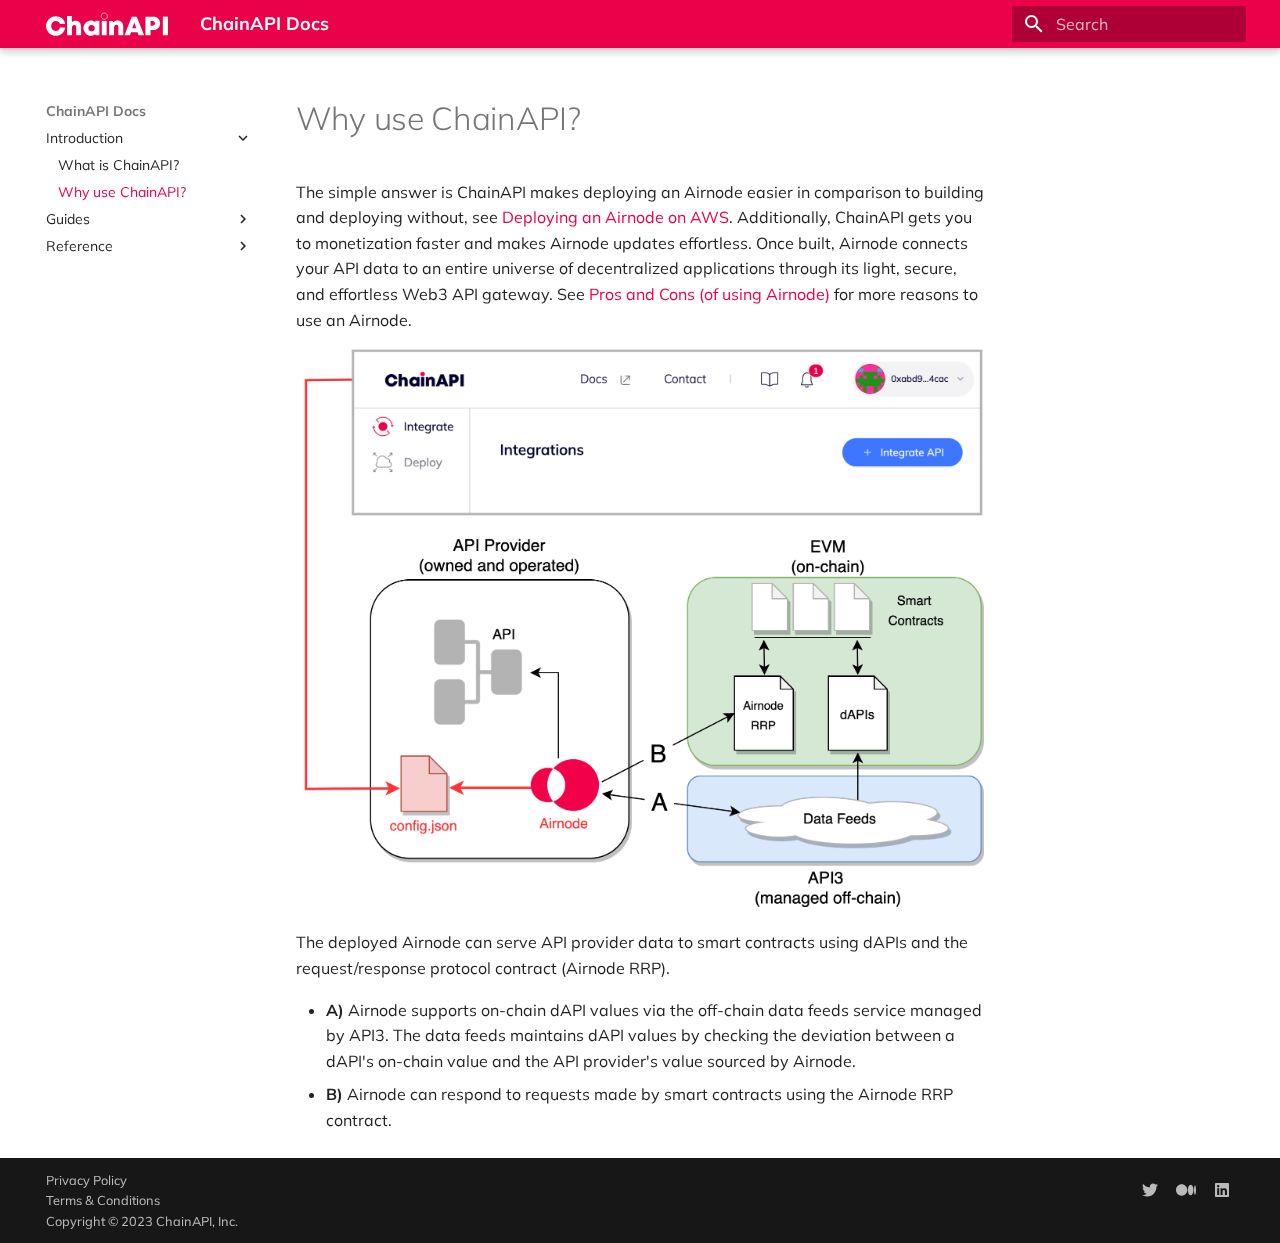
<file: introduction/why-use-chainapi/index.html>
<!doctype html>
<html lang="en" class="no-js">
  <head>
    
      <meta charset="utf-8">
      <meta name="viewport" content="width=device-width,initial-scale=1">
      
      
      
      
        <link rel="prev" href="../..">
      
      
        <link rel="next" href="../../guides/overview/">
      
      <link rel="icon" href="../../images/favicon.png">
      <meta name="generator" content="mkdocs-1.4.2, mkdocs-material-9.0.6">
    
    
      
        <title>Why use ChainAPI? - ChainAPI Docs</title>
      
    
    
      <link rel="stylesheet" href="../../assets/stylesheets/main.558e4712.min.css">
      
        
        <link rel="stylesheet" href="../../assets/stylesheets/palette.2505c338.min.css">
      
      

    
    
    
      
        
        
        <link rel="preconnect" href="https://fonts.gstatic.com" crossorigin>
        <link rel="stylesheet" href="https://fonts.googleapis.com/css?family=Mulish:300,300i,400,400i,700,700i%7CRoboto+Mono:400,400i,700,700i&display=fallback">
        <style>:root{--md-text-font:"Mulish";--md-code-font:"Roboto Mono"}</style>
      
    
    
      <link rel="stylesheet" href="../../stylesheets/extra.css">
    
    <script>__md_scope=new URL("../..",location),__md_hash=e=>[...e].reduce((e,_)=>(e<<5)-e+_.charCodeAt(0),0),__md_get=(e,_=localStorage,t=__md_scope)=>JSON.parse(_.getItem(t.pathname+"."+e)),__md_set=(e,_,t=localStorage,a=__md_scope)=>{try{t.setItem(a.pathname+"."+e,JSON.stringify(_))}catch(e){}}</script>
    
      

    
    
    
  </head>
  
  
    
    
    
    
    
    <body dir="ltr" data-md-color-scheme="default" data-md-color-primary="" data-md-color-accent="">
  
    
    
    <input class="md-toggle" data-md-toggle="drawer" type="checkbox" id="__drawer" autocomplete="off">
    <input class="md-toggle" data-md-toggle="search" type="checkbox" id="__search" autocomplete="off">
    <label class="md-overlay" for="__drawer"></label>
    <div data-md-component="skip">
      
        
        <a href="#why-use-chainapi" class="md-skip">
          Skip to content
        </a>
      
    </div>
    <div data-md-component="announce">
      
    </div>
    
    
      

<header class="md-header" data-md-component="header">
  <nav class="md-header__inner md-grid" aria-label="Header">
    <a href="https://chainapi.com" title="ChainAPI Docs" class="md-header__button md-logo" aria-label="ChainAPI Docs" data-md-component="logo">
      
  <img src="../../images/logo-chainapi-white.svg" alt="logo">

    </a>
    <label class="md-header__button md-icon" for="__drawer">
      <svg xmlns="http://www.w3.org/2000/svg" viewBox="0 0 24 24"><path d="M3 6h18v2H3V6m0 5h18v2H3v-2m0 5h18v2H3v-2Z"/></svg>
    </label>
    <div class="md-header__title" data-md-component="header-title">
      <div class="md-header__ellipsis">
        <div class="md-header__topic">
          <span class="md-ellipsis">
            ChainAPI Docs
          </span>
        </div>
        <div class="md-header__topic" data-md-component="header-topic">
          <span class="md-ellipsis">
            
              Why use ChainAPI?
            
          </span>
        </div>
      </div>
    </div>
    
    
    
      <label class="md-header__button md-icon" for="__search">
        <svg xmlns="http://www.w3.org/2000/svg" viewBox="0 0 24 24"><path d="M9.5 3A6.5 6.5 0 0 1 16 9.5c0 1.61-.59 3.09-1.56 4.23l.27.27h.79l5 5-1.5 1.5-5-5v-.79l-.27-.27A6.516 6.516 0 0 1 9.5 16 6.5 6.5 0 0 1 3 9.5 6.5 6.5 0 0 1 9.5 3m0 2C7 5 5 7 5 9.5S7 14 9.5 14 14 12 14 9.5 12 5 9.5 5Z"/></svg>
      </label>
      <div class="md-search" data-md-component="search" role="dialog">
  <label class="md-search__overlay" for="__search"></label>
  <div class="md-search__inner" role="search">
    <form class="md-search__form" name="search">
      <input type="text" class="md-search__input" name="query" aria-label="Search" placeholder="Search" autocapitalize="off" autocorrect="off" autocomplete="off" spellcheck="false" data-md-component="search-query" required>
      <label class="md-search__icon md-icon" for="__search">
        <svg xmlns="http://www.w3.org/2000/svg" viewBox="0 0 24 24"><path d="M9.5 3A6.5 6.5 0 0 1 16 9.5c0 1.61-.59 3.09-1.56 4.23l.27.27h.79l5 5-1.5 1.5-5-5v-.79l-.27-.27A6.516 6.516 0 0 1 9.5 16 6.5 6.5 0 0 1 3 9.5 6.5 6.5 0 0 1 9.5 3m0 2C7 5 5 7 5 9.5S7 14 9.5 14 14 12 14 9.5 12 5 9.5 5Z"/></svg>
        <svg xmlns="http://www.w3.org/2000/svg" viewBox="0 0 24 24"><path d="M20 11v2H8l5.5 5.5-1.42 1.42L4.16 12l7.92-7.92L13.5 5.5 8 11h12Z"/></svg>
      </label>
      <nav class="md-search__options" aria-label="Search">
        
        <button type="reset" class="md-search__icon md-icon" title="Clear" aria-label="Clear" tabindex="-1">
          <svg xmlns="http://www.w3.org/2000/svg" viewBox="0 0 24 24"><path d="M19 6.41 17.59 5 12 10.59 6.41 5 5 6.41 10.59 12 5 17.59 6.41 19 12 13.41 17.59 19 19 17.59 13.41 12 19 6.41Z"/></svg>
        </button>
      </nav>
      
    </form>
    <div class="md-search__output">
      <div class="md-search__scrollwrap" data-md-scrollfix>
        <div class="md-search-result" data-md-component="search-result">
          <div class="md-search-result__meta">
            Initializing search
          </div>
          <ol class="md-search-result__list" role="presentation"></ol>
        </div>
      </div>
    </div>
  </div>
</div>
    
    
  </nav>
  
</header>
    
    <div class="md-container" data-md-component="container">
      
      
        
          
        
      
      <main class="md-main" data-md-component="main">
        <div class="md-main__inner md-grid">
          
            
              
              <div class="md-sidebar md-sidebar--primary" data-md-component="sidebar" data-md-type="navigation" >
                <div class="md-sidebar__scrollwrap">
                  <div class="md-sidebar__inner">
                    


<nav class="md-nav md-nav--primary" aria-label="Navigation" data-md-level="0">
  <label class="md-nav__title" for="__drawer">
    <a href="https://chainapi.com" title="ChainAPI Docs" class="md-nav__button md-logo" aria-label="ChainAPI Docs" data-md-component="logo">
      
  <img src="../../images/logo-chainapi-white.svg" alt="logo">

    </a>
    ChainAPI Docs
  </label>
  
  <ul class="md-nav__list" data-md-scrollfix>
    
      
      
      

  
  
    
  
  
    
    <li class="md-nav__item md-nav__item--active md-nav__item--nested">
      
      
      
      
      <input class="md-nav__toggle md-toggle " data-md-toggle="__nav_1" type="checkbox" id="__nav_1" checked>
      
      
      
        <label class="md-nav__link" for="__nav_1" tabindex="0" aria-expanded="true">
          Introduction
          <span class="md-nav__icon md-icon"></span>
        </label>
      
      <nav class="md-nav" aria-label="Introduction" data-md-level="1">
        <label class="md-nav__title" for="__nav_1">
          <span class="md-nav__icon md-icon"></span>
          Introduction
        </label>
        <ul class="md-nav__list" data-md-scrollfix>
          
            
              
  
  
  
    <li class="md-nav__item">
      <a href="../.." class="md-nav__link">
        What is ChainAPI?
      </a>
    </li>
  

            
          
            
              
  
  
    
  
  
    <li class="md-nav__item md-nav__item--active">
      
      <input class="md-nav__toggle md-toggle" data-md-toggle="toc" type="checkbox" id="__toc">
      
      
        
      
      
      <a href="./" class="md-nav__link md-nav__link--active">
        Why use ChainAPI?
      </a>
      
    </li>
  

            
          
        </ul>
      </nav>
    </li>
  

    
      
      
      

  
  
  
    
    <li class="md-nav__item md-nav__item--nested">
      
      
      
      
      <input class="md-nav__toggle md-toggle " data-md-toggle="__nav_2" type="checkbox" id="__nav_2" >
      
      
      
        <label class="md-nav__link" for="__nav_2" tabindex="0" aria-expanded="false">
          Guides
          <span class="md-nav__icon md-icon"></span>
        </label>
      
      <nav class="md-nav" aria-label="Guides" data-md-level="1">
        <label class="md-nav__title" for="__nav_2">
          <span class="md-nav__icon md-icon"></span>
          Guides
        </label>
        <ul class="md-nav__list" data-md-scrollfix>
          
            
              
  
  
  
    <li class="md-nav__item">
      <a href="../../guides/overview/" class="md-nav__link">
        Overview
      </a>
    </li>
  

            
          
            
              
  
  
  
    <li class="md-nav__item">
      <a href="../../guides/accounts/" class="md-nav__link">
        Accounts
      </a>
    </li>
  

            
          
            
              
  
  
  
    <li class="md-nav__item">
      <a href="../../guides/integrations/" class="md-nav__link">
        Integrations
      </a>
    </li>
  

            
          
            
              
  
  
  
    <li class="md-nav__item">
      <a href="../../guides/deployments/" class="md-nav__link">
        Deployments
      </a>
    </li>
  

            
          
            
              
  
  
  
    <li class="md-nav__item">
      <a href="../../guides/workspaces/" class="md-nav__link">
        Workspaces
      </a>
    </li>
  

            
          
            
              
  
  
  
    <li class="md-nav__item">
      <a href="../../guides/import-export/" class="md-nav__link">
        Import & Export OIS
      </a>
    </li>
  

            
          
        </ul>
      </nav>
    </li>
  

    
      
      
      

  
  
  
    
    <li class="md-nav__item md-nav__item--nested">
      
      
      
      
      <input class="md-nav__toggle md-toggle " data-md-toggle="__nav_3" type="checkbox" id="__nav_3" >
      
      
      
        <label class="md-nav__link" for="__nav_3" tabindex="0" aria-expanded="false">
          Reference
          <span class="md-nav__icon md-icon"></span>
        </label>
      
      <nav class="md-nav" aria-label="Reference" data-md-level="1">
        <label class="md-nav__title" for="__nav_3">
          <span class="md-nav__icon md-icon"></span>
          Reference
        </label>
        <ul class="md-nav__list" data-md-scrollfix>
          
            
              
  
  
  
    <li class="md-nav__item">
      <a href="../../reference/terms/#airnode" class="md-nav__link">
        Airnode
      </a>
    </li>
  

            
          
            
              
  
  
  
    <li class="md-nav__item">
      <a href="../../reference/terms/#api-card" class="md-nav__link">
        API Card
      </a>
    </li>
  

            
          
            
              
  
  
  
    <li class="md-nav__item">
      <a href="../../reference/terms/#base-url" class="md-nav__link">
        Base URL
      </a>
    </li>
  

            
          
            
              
  
  
  
    <li class="md-nav__item">
      <a href="../../reference/terms/#blockchain-providers" class="md-nav__link">
        Blockchain Providers
      </a>
    </li>
  

            
          
            
              
  
  
  
    <li class="md-nav__item">
      <a href="../../reference/terms/#cloud-provider" class="md-nav__link">
        Cloud Provider
      </a>
    </li>
  

            
          
            
              
  
  
  
    <li class="md-nav__item">
      <a href="../../reference/terms/#deployment" class="md-nav__link">
        Deployment
      </a>
    </li>
  

            
          
            
              
  
  
  
    <li class="md-nav__item">
      <a href="../../reference/terms/#endpoint" class="md-nav__link">
        Endpoint
      </a>
    </li>
  

            
          
            
              
  
  
  
    <li class="md-nav__item">
      <a href="../../reference/terms/#heartbeat" class="md-nav__link">
        Heartbeat
      </a>
    </li>
  

            
          
            
              
  
  
  
    <li class="md-nav__item">
      <a href="../../reference/terms/#http" class="md-nav__link">
        HTTP
      </a>
    </li>
  

            
          
            
              
  
  
  
    <li class="md-nav__item">
      <a href="../../reference/terms/#integration" class="md-nav__link">
        Integration
      </a>
    </li>
  

            
          
            
              
  
  
  
    <li class="md-nav__item">
      <a href="../../reference/terms/#mainnet" class="md-nav__link">
        Mainnet
      </a>
    </li>
  

            
          
            
              
  
  
  
    <li class="md-nav__item">
      <a href="../../reference/terms/#mnemonic" class="md-nav__link">
        Mnemonic
      </a>
    </li>
  

            
          
            
              
  
  
  
    <li class="md-nav__item">
      <a href="../../reference/terms/#parameters" class="md-nav__link">
        Parameters
      </a>
    </li>
  

            
          
            
              
  
  
  
    <li class="md-nav__item">
      <a href="../../reference/terms/#path" class="md-nav__link">
        Path
      </a>
    </li>
  

            
          
            
              
  
  
  
    <li class="md-nav__item">
      <a href="../../reference/terms/#reserved-parameters" class="md-nav__link">
        Reserved Parameters
      </a>
    </li>
  

            
          
            
              
  
  
  
    <li class="md-nav__item">
      <a href="../../reference/terms/#security-schemes" class="md-nav__link">
        Security Schemes
      </a>
    </li>
  

            
          
            
              
  
  
  
    <li class="md-nav__item">
      <a href="../../reference/terms/#versioning" class="md-nav__link">
        Versioning
      </a>
    </li>
  

            
          
        </ul>
      </nav>
    </li>
  

    
  </ul>
</nav>
                  </div>
                </div>
              </div>
            
            
              
              <div class="md-sidebar md-sidebar--secondary" data-md-component="sidebar" data-md-type="toc" >
                <div class="md-sidebar__scrollwrap">
                  <div class="md-sidebar__inner">
                    

<nav class="md-nav md-nav--secondary" aria-label="Table of contents">
  
  
  
    
  
  
</nav>
                  </div>
                </div>
              </div>
            
          
          
            <div class="md-content" data-md-component="content">
              <article class="md-content__inner md-typeset">
                
                  



<h1 id="why-use-chainapi">Why use ChainAPI?</h1>
<p>The simple answer is ChainAPI makes deploying an Airnode easier in comparison to
building and deploying without, see
<a href="https://docs.api3.org/guides/airnode/deploy-airnode/deploy-aws/">Deploying an Airnode on AWS</a>.
Additionally, ChainAPI gets you to monetization faster and makes Airnode updates
effortless. Once built, Airnode connects your API data to an entire universe of
decentralized applications through its light, secure, and effortless Web3 API
gateway. See
<a href="https://docs.api3.org/explore/airnode/pros-and-cons.html">Pros and Cons (of using Airnode)</a> 
for more reasons to use an Airnode.</p>
<p><img alt="Screenshot" src="../../images/why-overview.png" /></p>
<p>The deployed Airnode can serve API provider data to smart contracts using dAPIs
and the request/response protocol contract (Airnode RRP).</p>
<ul>
<li><strong>A)</strong> Airnode supports on-chain dAPI values via the off-chain data feeds
  service managed by API3. The data feeds maintains dAPI values by checking the
  deviation between a dAPI's on-chain value and the API provider's value sourced
  by Airnode.</li>
<li><strong>B)</strong> Airnode can respond to requests made by smart contracts using the
  Airnode RRP contract.</li>
</ul>





                
              </article>
            </div>
          
          
        </div>
        
      </main>
      
        <footer class="md-footer">
  
  <div class="md-footer-meta md-typeset">
    <div class="md-footer-meta__inner md-grid">
      <div class="md-copyright">
  
    <div class="md-copyright__highlight">
      <a href="https://chainapi.com/privacy-policy">Privacy Policy</a><br> <a href="https://chainapi.com/terms-and-conditions">Terms & Conditions</a><br> Copyright &copy; 2023 ChainAPI, Inc.

    </div>
  
  
</div>
      
        <div class="md-social">
  
    
    
    <a href="https://twitter.com/chainapi" target="_blank" rel="noopener" title="ChainAPI on Twitter" class="md-social__link">
      <svg xmlns="http://www.w3.org/2000/svg" viewBox="0 0 512 512"><!--! Font Awesome Free 6.2.1 by @fontawesome - https://fontawesome.com License - https://fontawesome.com/license/free (Icons: CC BY 4.0, Fonts: SIL OFL 1.1, Code: MIT License) Copyright 2022 Fonticons, Inc.--><path d="M459.37 151.716c.325 4.548.325 9.097.325 13.645 0 138.72-105.583 298.558-298.558 298.558-59.452 0-114.68-17.219-161.137-47.106 8.447.974 16.568 1.299 25.34 1.299 49.055 0 94.213-16.568 130.274-44.832-46.132-.975-84.792-31.188-98.112-72.772 6.498.974 12.995 1.624 19.818 1.624 9.421 0 18.843-1.3 27.614-3.573-48.081-9.747-84.143-51.98-84.143-102.985v-1.299c13.969 7.797 30.214 12.67 47.431 13.319-28.264-18.843-46.781-51.005-46.781-87.391 0-19.492 5.197-37.36 14.294-52.954 51.655 63.675 129.3 105.258 216.365 109.807-1.624-7.797-2.599-15.918-2.599-24.04 0-57.828 46.782-104.934 104.934-104.934 30.213 0 57.502 12.67 76.67 33.137 23.715-4.548 46.456-13.32 66.599-25.34-7.798 24.366-24.366 44.833-46.132 57.827 21.117-2.273 41.584-8.122 60.426-16.243-14.292 20.791-32.161 39.308-52.628 54.253z"/></svg>
    </a>
  
    
    
    <a href="https://medium.com/chainapi" target="_blank" rel="noopener" title="ChainAPI on Medium" class="md-social__link">
      <svg xmlns="http://www.w3.org/2000/svg" viewBox="0 0 640 512"><!--! Font Awesome Free 6.2.1 by @fontawesome - https://fontawesome.com License - https://fontawesome.com/license/free (Icons: CC BY 4.0, Fonts: SIL OFL 1.1, Code: MIT License) Copyright 2022 Fonticons, Inc.--><path d="M180.5 74.262C80.813 74.262 0 155.633 0 256s80.819 181.738 180.5 181.738S361 356.373 361 256 280.191 74.262 180.5 74.262Zm288.25 10.646c-49.845 0-90.245 76.619-90.245 171.095s40.406 171.1 90.251 171.1 90.251-76.619 90.251-171.1H559c0-94.503-40.4-171.095-90.248-171.095Zm139.506 17.821c-17.526 0-31.735 68.628-31.735 153.274s14.2 153.274 31.735 153.274S640 340.631 640 256c0-84.649-14.215-153.271-31.742-153.271Z"/></svg>
    </a>
  
    
    
    <a href="https://linkedin.com/company/chainapi" target="_blank" rel="noopener" title="ChainAPI on LinkedIn" class="md-social__link">
      <svg xmlns="http://www.w3.org/2000/svg" viewBox="0 0 448 512"><!--! Font Awesome Free 6.2.1 by @fontawesome - https://fontawesome.com License - https://fontawesome.com/license/free (Icons: CC BY 4.0, Fonts: SIL OFL 1.1, Code: MIT License) Copyright 2022 Fonticons, Inc.--><path d="M416 32H31.9C14.3 32 0 46.5 0 64.3v383.4C0 465.5 14.3 480 31.9 480H416c17.6 0 32-14.5 32-32.3V64.3c0-17.8-14.4-32.3-32-32.3zM135.4 416H69V202.2h66.5V416zm-33.2-243c-21.3 0-38.5-17.3-38.5-38.5S80.9 96 102.2 96c21.2 0 38.5 17.3 38.5 38.5 0 21.3-17.2 38.5-38.5 38.5zm282.1 243h-66.4V312c0-24.8-.5-56.7-34.5-56.7-34.6 0-39.9 27-39.9 54.9V416h-66.4V202.2h63.7v29.2h.9c8.9-16.8 30.6-34.5 62.9-34.5 67.2 0 79.7 44.3 79.7 101.9V416z"/></svg>
    </a>
  
</div>
      
    </div>
  </div>
</footer>
      
    </div>
    <div class="md-dialog" data-md-component="dialog">
      <div class="md-dialog__inner md-typeset"></div>
    </div>
    
    <script id="__config" type="application/json">{"base": "../..", "features": [], "search": "../../assets/javascripts/workers/search.e5c33ebb.min.js", "translations": {"clipboard.copied": "Copied to clipboard", "clipboard.copy": "Copy to clipboard", "search.result.more.one": "1 more on this page", "search.result.more.other": "# more on this page", "search.result.none": "No matching documents", "search.result.one": "1 matching document", "search.result.other": "# matching documents", "search.result.placeholder": "Type to start searching", "search.result.term.missing": "Missing", "select.version": "Select version"}}</script>
    
    
      <script src="../../assets/javascripts/bundle.51d95adb.min.js"></script>
      
    
  </body>
</html>
</file>
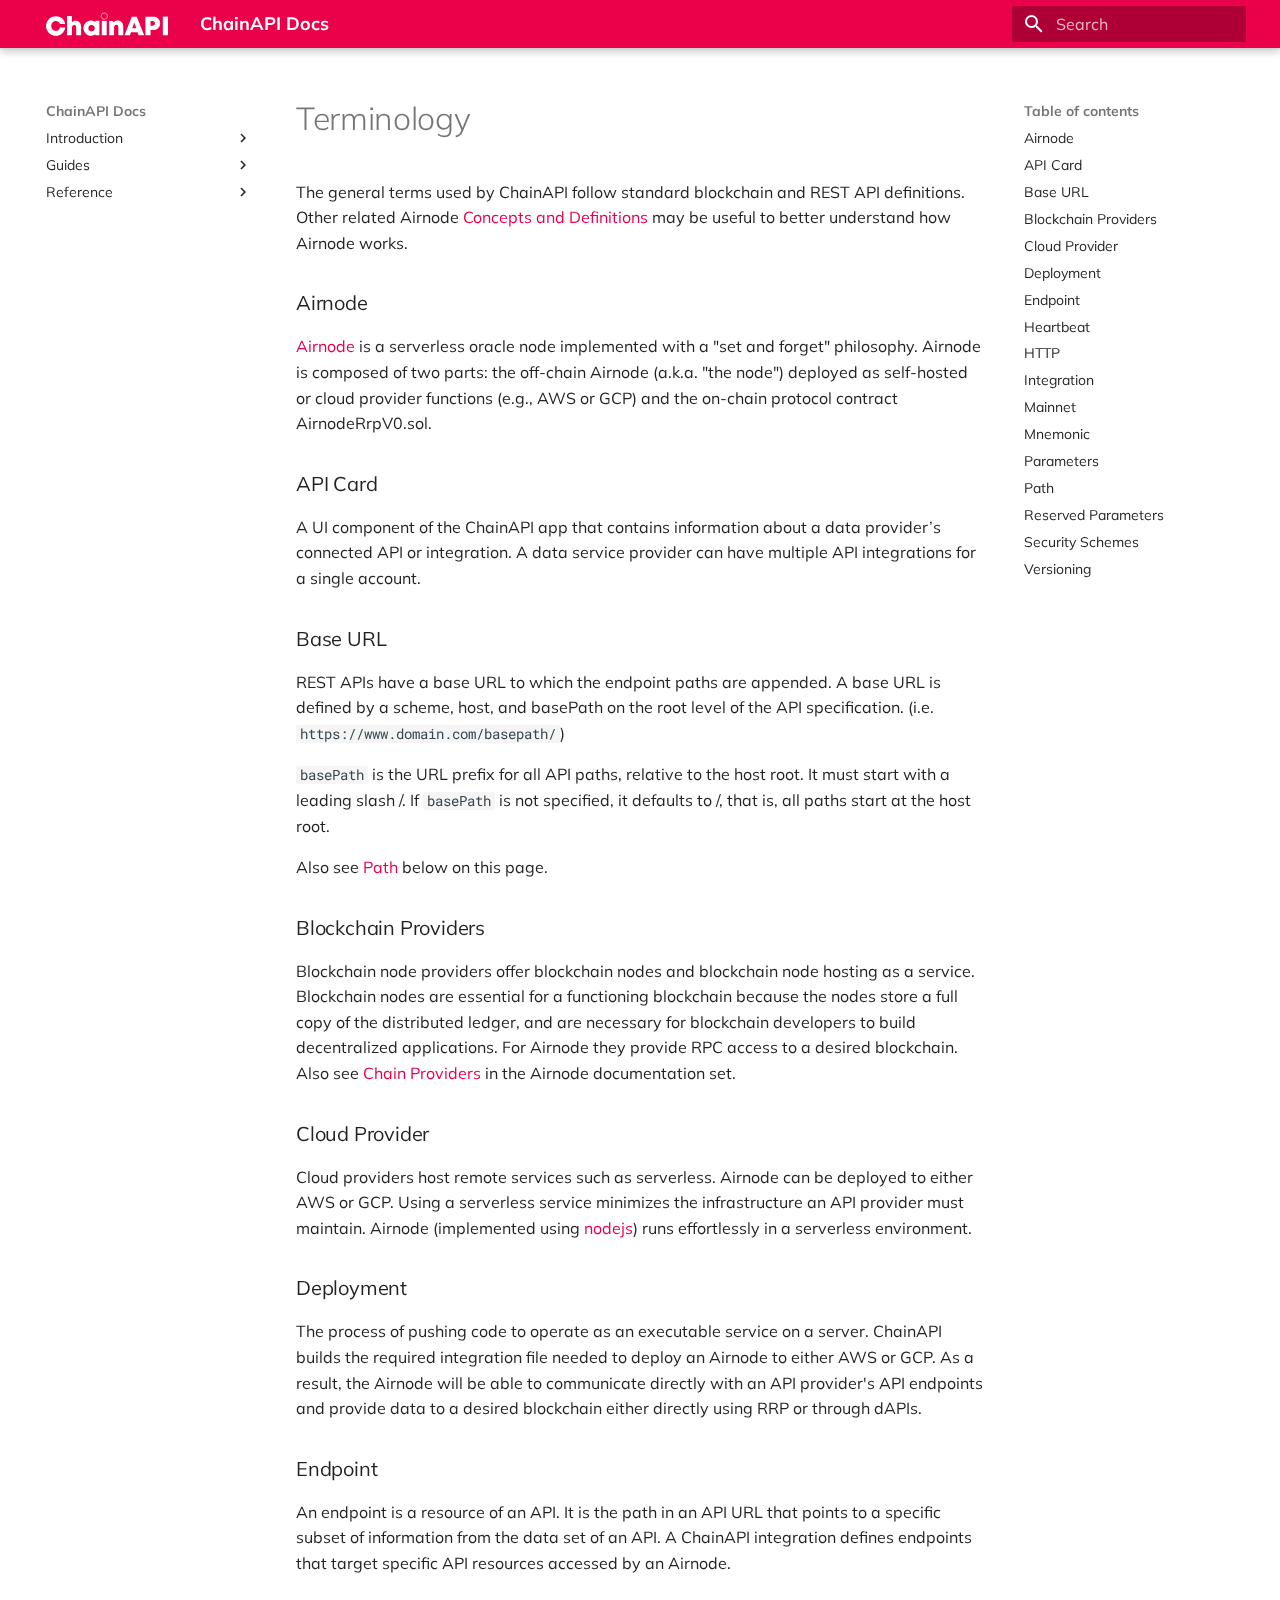
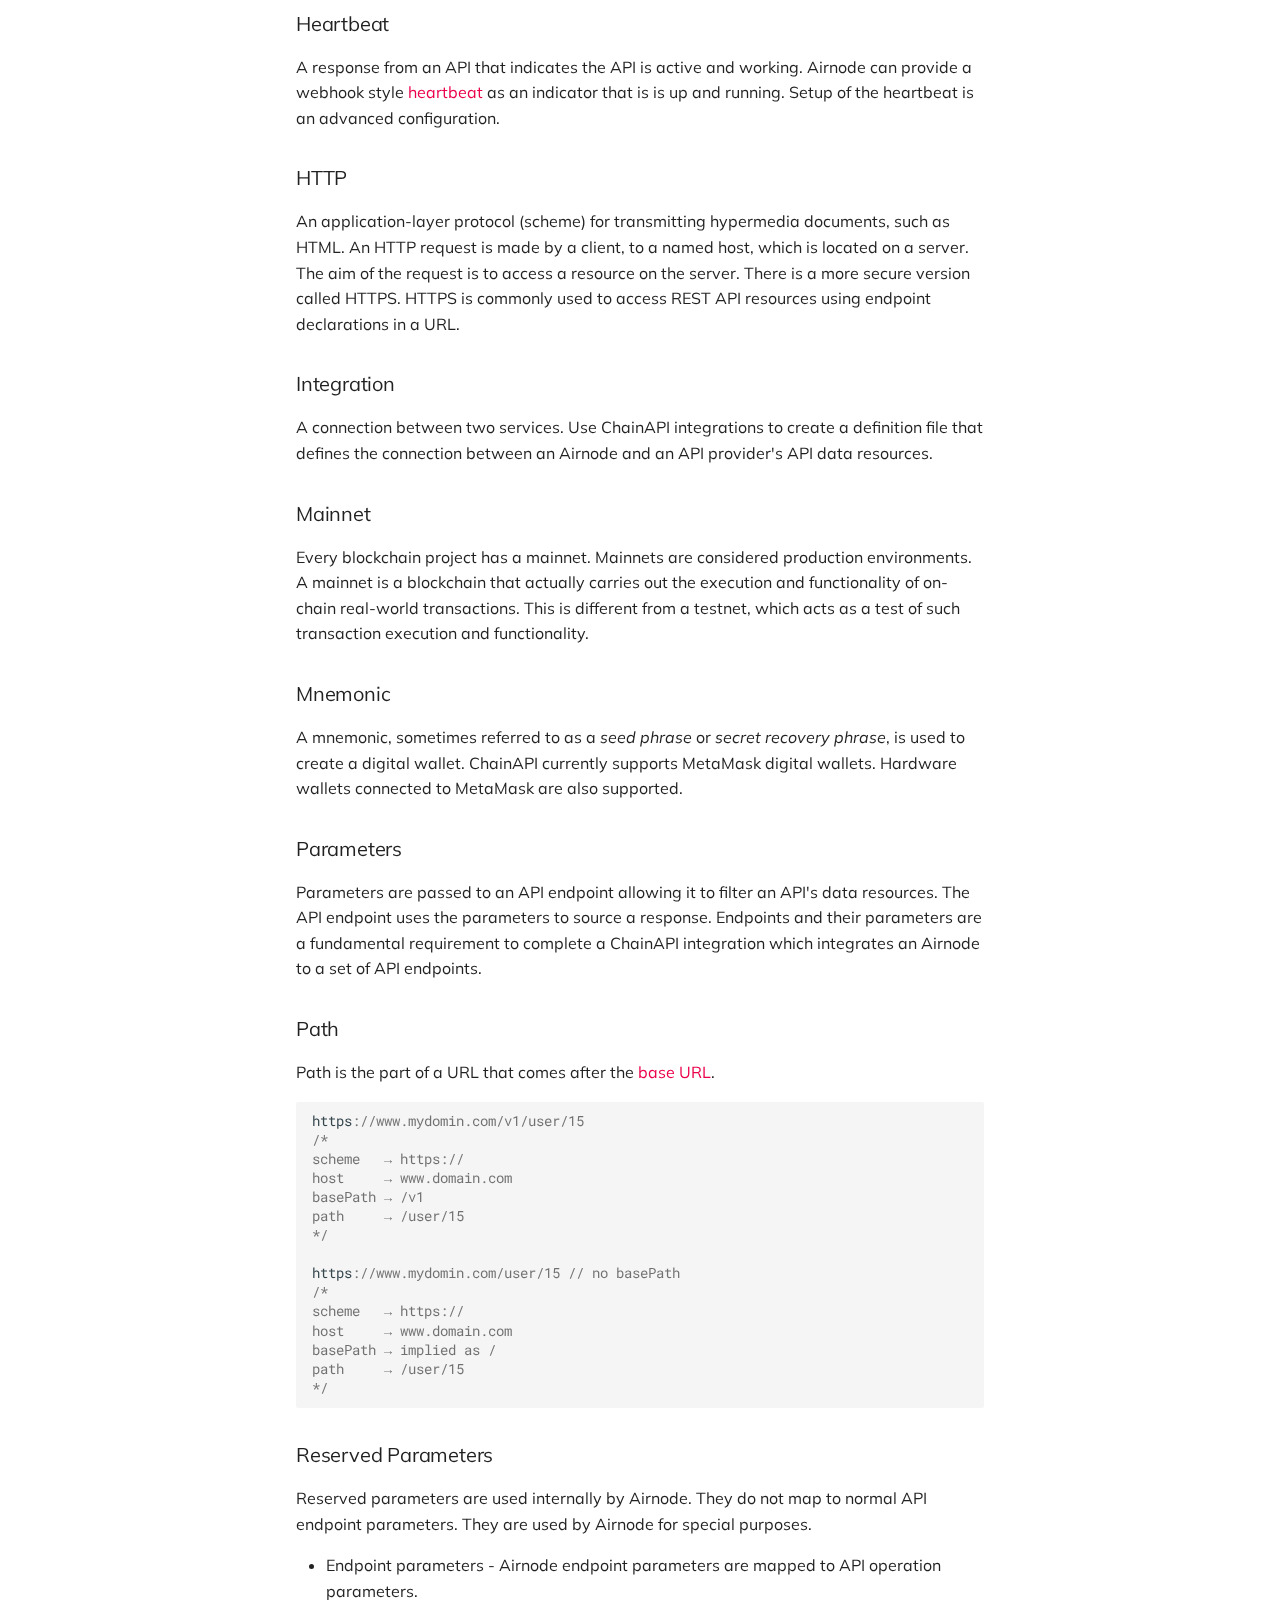
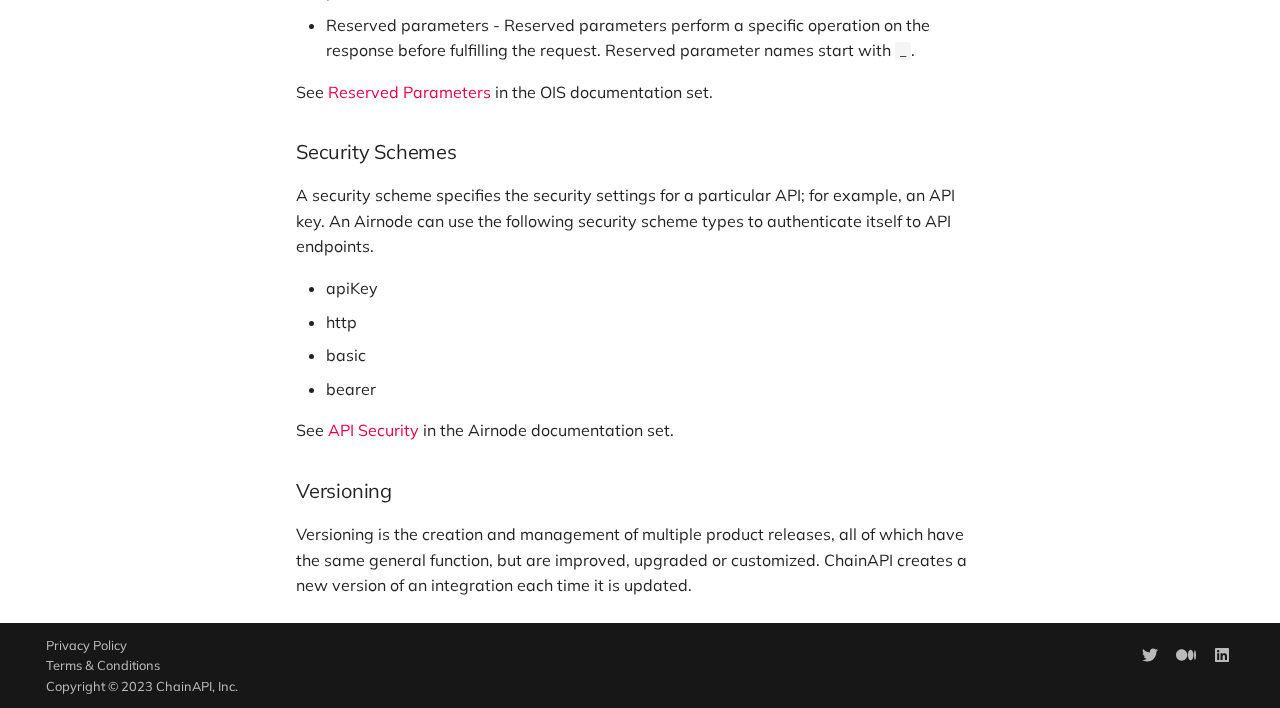
<file: reference/terms/index.html>
<!doctype html>
<html lang="en" class="no-js">
  <head>
    
      <meta charset="utf-8">
      <meta name="viewport" content="width=device-width,initial-scale=1">
      
      
      
      
      
      <link rel="icon" href="../../images/favicon.png">
      <meta name="generator" content="mkdocs-1.4.2, mkdocs-material-9.0.6">
    
    
      
        <title>Terminology - ChainAPI Docs</title>
      
    
    
      <link rel="stylesheet" href="../../assets/stylesheets/main.558e4712.min.css">
      
        
        <link rel="stylesheet" href="../../assets/stylesheets/palette.2505c338.min.css">
      
      

    
    
    
      
        
        
        <link rel="preconnect" href="https://fonts.gstatic.com" crossorigin>
        <link rel="stylesheet" href="https://fonts.googleapis.com/css?family=Mulish:300,300i,400,400i,700,700i%7CRoboto+Mono:400,400i,700,700i&display=fallback">
        <style>:root{--md-text-font:"Mulish";--md-code-font:"Roboto Mono"}</style>
      
    
    
      <link rel="stylesheet" href="../../stylesheets/extra.css">
    
    <script>__md_scope=new URL("../..",location),__md_hash=e=>[...e].reduce((e,_)=>(e<<5)-e+_.charCodeAt(0),0),__md_get=(e,_=localStorage,t=__md_scope)=>JSON.parse(_.getItem(t.pathname+"."+e)),__md_set=(e,_,t=localStorage,a=__md_scope)=>{try{t.setItem(a.pathname+"."+e,JSON.stringify(_))}catch(e){}}</script>
    
      

    
    
    
  </head>
  
  
    
    
    
    
    
    <body dir="ltr" data-md-color-scheme="default" data-md-color-primary="" data-md-color-accent="">
  
    
    
    <input class="md-toggle" data-md-toggle="drawer" type="checkbox" id="__drawer" autocomplete="off">
    <input class="md-toggle" data-md-toggle="search" type="checkbox" id="__search" autocomplete="off">
    <label class="md-overlay" for="__drawer"></label>
    <div data-md-component="skip">
      
        
        <a href="#terminology" class="md-skip">
          Skip to content
        </a>
      
    </div>
    <div data-md-component="announce">
      
    </div>
    
    
      

<header class="md-header" data-md-component="header">
  <nav class="md-header__inner md-grid" aria-label="Header">
    <a href="https://chainapi.com" title="ChainAPI Docs" class="md-header__button md-logo" aria-label="ChainAPI Docs" data-md-component="logo">
      
  <img src="../../images/logo-chainapi-white.svg" alt="logo">

    </a>
    <label class="md-header__button md-icon" for="__drawer">
      <svg xmlns="http://www.w3.org/2000/svg" viewBox="0 0 24 24"><path d="M3 6h18v2H3V6m0 5h18v2H3v-2m0 5h18v2H3v-2Z"/></svg>
    </label>
    <div class="md-header__title" data-md-component="header-title">
      <div class="md-header__ellipsis">
        <div class="md-header__topic">
          <span class="md-ellipsis">
            ChainAPI Docs
          </span>
        </div>
        <div class="md-header__topic" data-md-component="header-topic">
          <span class="md-ellipsis">
            
              Terminology
            
          </span>
        </div>
      </div>
    </div>
    
    
    
      <label class="md-header__button md-icon" for="__search">
        <svg xmlns="http://www.w3.org/2000/svg" viewBox="0 0 24 24"><path d="M9.5 3A6.5 6.5 0 0 1 16 9.5c0 1.61-.59 3.09-1.56 4.23l.27.27h.79l5 5-1.5 1.5-5-5v-.79l-.27-.27A6.516 6.516 0 0 1 9.5 16 6.5 6.5 0 0 1 3 9.5 6.5 6.5 0 0 1 9.5 3m0 2C7 5 5 7 5 9.5S7 14 9.5 14 14 12 14 9.5 12 5 9.5 5Z"/></svg>
      </label>
      <div class="md-search" data-md-component="search" role="dialog">
  <label class="md-search__overlay" for="__search"></label>
  <div class="md-search__inner" role="search">
    <form class="md-search__form" name="search">
      <input type="text" class="md-search__input" name="query" aria-label="Search" placeholder="Search" autocapitalize="off" autocorrect="off" autocomplete="off" spellcheck="false" data-md-component="search-query" required>
      <label class="md-search__icon md-icon" for="__search">
        <svg xmlns="http://www.w3.org/2000/svg" viewBox="0 0 24 24"><path d="M9.5 3A6.5 6.5 0 0 1 16 9.5c0 1.61-.59 3.09-1.56 4.23l.27.27h.79l5 5-1.5 1.5-5-5v-.79l-.27-.27A6.516 6.516 0 0 1 9.5 16 6.5 6.5 0 0 1 3 9.5 6.5 6.5 0 0 1 9.5 3m0 2C7 5 5 7 5 9.5S7 14 9.5 14 14 12 14 9.5 12 5 9.5 5Z"/></svg>
        <svg xmlns="http://www.w3.org/2000/svg" viewBox="0 0 24 24"><path d="M20 11v2H8l5.5 5.5-1.42 1.42L4.16 12l7.92-7.92L13.5 5.5 8 11h12Z"/></svg>
      </label>
      <nav class="md-search__options" aria-label="Search">
        
        <button type="reset" class="md-search__icon md-icon" title="Clear" aria-label="Clear" tabindex="-1">
          <svg xmlns="http://www.w3.org/2000/svg" viewBox="0 0 24 24"><path d="M19 6.41 17.59 5 12 10.59 6.41 5 5 6.41 10.59 12 5 17.59 6.41 19 12 13.41 17.59 19 19 17.59 13.41 12 19 6.41Z"/></svg>
        </button>
      </nav>
      
    </form>
    <div class="md-search__output">
      <div class="md-search__scrollwrap" data-md-scrollfix>
        <div class="md-search-result" data-md-component="search-result">
          <div class="md-search-result__meta">
            Initializing search
          </div>
          <ol class="md-search-result__list" role="presentation"></ol>
        </div>
      </div>
    </div>
  </div>
</div>
    
    
  </nav>
  
</header>
    
    <div class="md-container" data-md-component="container">
      
      
        
          
        
      
      <main class="md-main" data-md-component="main">
        <div class="md-main__inner md-grid">
          
            
              
              <div class="md-sidebar md-sidebar--primary" data-md-component="sidebar" data-md-type="navigation" >
                <div class="md-sidebar__scrollwrap">
                  <div class="md-sidebar__inner">
                    


<nav class="md-nav md-nav--primary" aria-label="Navigation" data-md-level="0">
  <label class="md-nav__title" for="__drawer">
    <a href="https://chainapi.com" title="ChainAPI Docs" class="md-nav__button md-logo" aria-label="ChainAPI Docs" data-md-component="logo">
      
  <img src="../../images/logo-chainapi-white.svg" alt="logo">

    </a>
    ChainAPI Docs
  </label>
  
  <ul class="md-nav__list" data-md-scrollfix>
    
      
      
      

  
  
  
    
    <li class="md-nav__item md-nav__item--nested">
      
      
      
      
      <input class="md-nav__toggle md-toggle " data-md-toggle="__nav_1" type="checkbox" id="__nav_1" >
      
      
      
        <label class="md-nav__link" for="__nav_1" tabindex="0" aria-expanded="false">
          Introduction
          <span class="md-nav__icon md-icon"></span>
        </label>
      
      <nav class="md-nav" aria-label="Introduction" data-md-level="1">
        <label class="md-nav__title" for="__nav_1">
          <span class="md-nav__icon md-icon"></span>
          Introduction
        </label>
        <ul class="md-nav__list" data-md-scrollfix>
          
            
              
  
  
  
    <li class="md-nav__item">
      <a href="../.." class="md-nav__link">
        What is ChainAPI?
      </a>
    </li>
  

            
          
            
              
  
  
  
    <li class="md-nav__item">
      <a href="../../introduction/why-use-chainapi/" class="md-nav__link">
        Why use ChainAPI?
      </a>
    </li>
  

            
          
        </ul>
      </nav>
    </li>
  

    
      
      
      

  
  
  
    
    <li class="md-nav__item md-nav__item--nested">
      
      
      
      
      <input class="md-nav__toggle md-toggle " data-md-toggle="__nav_2" type="checkbox" id="__nav_2" >
      
      
      
        <label class="md-nav__link" for="__nav_2" tabindex="0" aria-expanded="false">
          Guides
          <span class="md-nav__icon md-icon"></span>
        </label>
      
      <nav class="md-nav" aria-label="Guides" data-md-level="1">
        <label class="md-nav__title" for="__nav_2">
          <span class="md-nav__icon md-icon"></span>
          Guides
        </label>
        <ul class="md-nav__list" data-md-scrollfix>
          
            
              
  
  
  
    <li class="md-nav__item">
      <a href="../../guides/overview/" class="md-nav__link">
        Overview
      </a>
    </li>
  

            
          
            
              
  
  
  
    <li class="md-nav__item">
      <a href="../../guides/accounts/" class="md-nav__link">
        Accounts
      </a>
    </li>
  

            
          
            
              
  
  
  
    <li class="md-nav__item">
      <a href="../../guides/integrations/" class="md-nav__link">
        Integrations
      </a>
    </li>
  

            
          
            
              
  
  
  
    <li class="md-nav__item">
      <a href="../../guides/deployments/" class="md-nav__link">
        Deployments
      </a>
    </li>
  

            
          
            
              
  
  
  
    <li class="md-nav__item">
      <a href="../../guides/workspaces/" class="md-nav__link">
        Workspaces
      </a>
    </li>
  

            
          
            
              
  
  
  
    <li class="md-nav__item">
      <a href="../../guides/import-export/" class="md-nav__link">
        Import & Export OIS
      </a>
    </li>
  

            
          
        </ul>
      </nav>
    </li>
  

    
      
      
      

  
  
  
    
    <li class="md-nav__item md-nav__item--nested">
      
      
      
      
      <input class="md-nav__toggle md-toggle " data-md-toggle="__nav_3" type="checkbox" id="__nav_3" >
      
      
      
        <label class="md-nav__link" for="__nav_3" tabindex="0" aria-expanded="false">
          Reference
          <span class="md-nav__icon md-icon"></span>
        </label>
      
      <nav class="md-nav" aria-label="Reference" data-md-level="1">
        <label class="md-nav__title" for="__nav_3">
          <span class="md-nav__icon md-icon"></span>
          Reference
        </label>
        <ul class="md-nav__list" data-md-scrollfix>
          
            
              
  
  
  
    <li class="md-nav__item">
      <a href="#airnode" class="md-nav__link">
        Airnode
      </a>
    </li>
  

            
          
            
              
  
  
  
    <li class="md-nav__item">
      <a href="#api-card" class="md-nav__link">
        API Card
      </a>
    </li>
  

            
          
            
              
  
  
  
    <li class="md-nav__item">
      <a href="#base-url" class="md-nav__link">
        Base URL
      </a>
    </li>
  

            
          
            
              
  
  
  
    <li class="md-nav__item">
      <a href="#blockchain-providers" class="md-nav__link">
        Blockchain Providers
      </a>
    </li>
  

            
          
            
              
  
  
  
    <li class="md-nav__item">
      <a href="#cloud-provider" class="md-nav__link">
        Cloud Provider
      </a>
    </li>
  

            
          
            
              
  
  
  
    <li class="md-nav__item">
      <a href="#deployment" class="md-nav__link">
        Deployment
      </a>
    </li>
  

            
          
            
              
  
  
  
    <li class="md-nav__item">
      <a href="#endpoint" class="md-nav__link">
        Endpoint
      </a>
    </li>
  

            
          
            
              
  
  
  
    <li class="md-nav__item">
      <a href="#heartbeat" class="md-nav__link">
        Heartbeat
      </a>
    </li>
  

            
          
            
              
  
  
  
    <li class="md-nav__item">
      <a href="#http" class="md-nav__link">
        HTTP
      </a>
    </li>
  

            
          
            
              
  
  
  
    <li class="md-nav__item">
      <a href="#integration" class="md-nav__link">
        Integration
      </a>
    </li>
  

            
          
            
              
  
  
  
    <li class="md-nav__item">
      <a href="#mainnet" class="md-nav__link">
        Mainnet
      </a>
    </li>
  

            
          
            
              
  
  
  
    <li class="md-nav__item">
      <a href="#mnemonic" class="md-nav__link">
        Mnemonic
      </a>
    </li>
  

            
          
            
              
  
  
  
    <li class="md-nav__item">
      <a href="#parameters" class="md-nav__link">
        Parameters
      </a>
    </li>
  

            
          
            
              
  
  
  
    <li class="md-nav__item">
      <a href="#path" class="md-nav__link">
        Path
      </a>
    </li>
  

            
          
            
              
  
  
  
    <li class="md-nav__item">
      <a href="#reserved-parameters" class="md-nav__link">
        Reserved Parameters
      </a>
    </li>
  

            
          
            
              
  
  
  
    <li class="md-nav__item">
      <a href="#security-schemes" class="md-nav__link">
        Security Schemes
      </a>
    </li>
  

            
          
            
              
  
  
  
    <li class="md-nav__item">
      <a href="#versioning" class="md-nav__link">
        Versioning
      </a>
    </li>
  

            
          
        </ul>
      </nav>
    </li>
  

    
  </ul>
</nav>
                  </div>
                </div>
              </div>
            
            
              
              <div class="md-sidebar md-sidebar--secondary" data-md-component="sidebar" data-md-type="toc" >
                <div class="md-sidebar__scrollwrap">
                  <div class="md-sidebar__inner">
                    

<nav class="md-nav md-nav--secondary" aria-label="Table of contents">
  
  
  
    
  
  
    <label class="md-nav__title" for="__toc">
      <span class="md-nav__icon md-icon"></span>
      Table of contents
    </label>
    <ul class="md-nav__list" data-md-component="toc" data-md-scrollfix>
      
        <li class="md-nav__item">
  <a href="#airnode" class="md-nav__link">
    Airnode
  </a>
  
</li>
      
        <li class="md-nav__item">
  <a href="#api-card" class="md-nav__link">
    API Card
  </a>
  
</li>
      
        <li class="md-nav__item">
  <a href="#base-url" class="md-nav__link">
    Base URL
  </a>
  
</li>
      
        <li class="md-nav__item">
  <a href="#blockchain-providers" class="md-nav__link">
    Blockchain Providers
  </a>
  
</li>
      
        <li class="md-nav__item">
  <a href="#cloud-provider" class="md-nav__link">
    Cloud Provider
  </a>
  
</li>
      
        <li class="md-nav__item">
  <a href="#deployment" class="md-nav__link">
    Deployment
  </a>
  
</li>
      
        <li class="md-nav__item">
  <a href="#endpoint" class="md-nav__link">
    Endpoint
  </a>
  
</li>
      
        <li class="md-nav__item">
  <a href="#heartbeat" class="md-nav__link">
    Heartbeat
  </a>
  
</li>
      
        <li class="md-nav__item">
  <a href="#http" class="md-nav__link">
    HTTP
  </a>
  
</li>
      
        <li class="md-nav__item">
  <a href="#integration" class="md-nav__link">
    Integration
  </a>
  
</li>
      
        <li class="md-nav__item">
  <a href="#mainnet" class="md-nav__link">
    Mainnet
  </a>
  
</li>
      
        <li class="md-nav__item">
  <a href="#mnemonic" class="md-nav__link">
    Mnemonic
  </a>
  
</li>
      
        <li class="md-nav__item">
  <a href="#parameters" class="md-nav__link">
    Parameters
  </a>
  
</li>
      
        <li class="md-nav__item">
  <a href="#path" class="md-nav__link">
    Path
  </a>
  
</li>
      
        <li class="md-nav__item">
  <a href="#reserved-parameters" class="md-nav__link">
    Reserved Parameters
  </a>
  
</li>
      
        <li class="md-nav__item">
  <a href="#security-schemes" class="md-nav__link">
    Security Schemes
  </a>
  
</li>
      
        <li class="md-nav__item">
  <a href="#versioning" class="md-nav__link">
    Versioning
  </a>
  
</li>
      
    </ul>
  
</nav>
                  </div>
                </div>
              </div>
            
          
          
            <div class="md-content" data-md-component="content">
              <article class="md-content__inner md-typeset">
                
                  



<h1 id="terminology">Terminology</h1>
<p>The general terms used by ChainAPI follow standard blockchain and REST API
definitions. Other related Airnode
<a href="https://docs.api3.org/reference/airnode/latest/concepts/">Concepts and Definitions</a> 
may be useful to better understand how Airnode works.</p>
<h3 id="airnode">Airnode</h3>
<p><a href="https://docs.api3.org/explore/airnode/what-is-airnode.html">Airnode</a> is a serverless 
oracle node implemented with a "set and forget" philosophy. Airnode is composed 
of two parts: the off-chain Airnode (a.k.a. "the node") deployed as self-hosted 
or cloud provider functions (e.g., AWS or GCP) and the on-chain protocol contract 
AirnodeRrpV0.sol.</p>
<h3 id="api-card">API Card</h3>
<p>A UI component of the ChainAPI app that contains information about a data
provider’s connected API or integration. A data service provider can have
multiple API integrations for a single account.</p>
<h3 id="base-url">Base URL</h3>
<p>REST APIs have a base URL to which the endpoint paths are appended. A base URL
is defined by a scheme, host, and basePath on the root level of the API
specification. (i.e. <code>https://www.domain.com/basepath/</code>)</p>
<p><code>basePath</code> is the URL prefix for all API paths, relative to the host root. It
must start with a leading slash /. If <code>basePath</code> is not specified, it defaults
to /, that is, all paths start at the host root.</p>
<p>Also see <a href="./#path">Path</a> below on this page.</p>
<h3 id="blockchain-providers">Blockchain Providers</h3>
<p>Blockchain node providers offer blockchain nodes and blockchain node hosting as
a service. Blockchain nodes are essential for a functioning blockchain because
the nodes store a full copy of the distributed ledger, and are necessary for
blockchain developers to build decentralized applications. For Airnode they
provide RPC access to a desired blockchain. Also see
<a href="https://docs.api3.org/reference/airnode/latest/concepts/chain-providers.html">Chain Providers</a> 
in the Airnode documentation set.</p>
<h3 id="cloud-provider">Cloud Provider</h3>
<p>Cloud providers host remote services such as serverless. Airnode can be deployed
to either AWS or GCP. Using a serverless service minimizes the infrastructure an
API provider must maintain. Airnode (implemented using
<a href="https://nodejs.dev">nodejs</a>) runs effortlessly in a serverless environment.</p>
<h3 id="deployment">Deployment</h3>
<!-- Add [dAPIs](../../../dapis/) when the dAPIs doc set is ready. -->

<p>The process of pushing code to operate as an executable service on a server.
ChainAPI builds the required integration file needed to deploy an Airnode to
either AWS or GCP. As a result, the Airnode will be able to communicate directly
with an API provider's API endpoints and provide data to a desired blockchain
either directly using RRP or through dAPIs.</p>
<h3 id="endpoint">Endpoint</h3>
<p>An endpoint is a resource of an API. It is the path in an API URL that points to
a specific subset of information from the data set of an API. A ChainAPI
integration defines endpoints that target specific API resources accessed by an
Airnode.</p>
<h3 id="heartbeat">Heartbeat</h3>
<p>A response from an API that indicates the API is active and working. Airnode can
provide a webhook style
<a href="https://docs.api3.org/reference/airnode/latest/understand/heartbeat.html">heartbeat</a>
as an indicator that is is up and running. Setup of the heartbeat is an advanced
configuration.</p>
<h3 id="http">HTTP</h3>
<p>An application-layer protocol (scheme) for transmitting hypermedia documents,
such as HTML. An HTTP request is made by a client, to a named host, which is
located on a server. The aim of the request is to access a resource on the
server. There is a more secure version called HTTPS. HTTPS is commonly used to
access REST API resources using endpoint declarations in a URL.</p>
<h3 id="integration">Integration</h3>
<p>A connection between two services. Use ChainAPI integrations to create a
definition file that defines the connection between an Airnode and an API
provider's API data resources.</p>
<h3 id="mainnet">Mainnet</h3>
<p>Every blockchain project has a mainnet. Mainnets are considered production
environments. A mainnet is a blockchain that actually carries out the execution
and functionality of on-chain real-world transactions. This is different from a
testnet, which acts as a test of such transaction execution and functionality.</p>
<h3 id="mnemonic">Mnemonic</h3>
<p>A mnemonic, sometimes referred to as a <em>seed phrase</em> or <em>secret recovery phrase</em>,
is used to create a digital wallet. ChainAPI currently supports MetaMask digital
wallets. Hardware wallets connected to MetaMask are also supported.</p>
<h3 id="parameters">Parameters</h3>
<p>Parameters are passed to an API endpoint allowing it to filter an API's data
resources. The API endpoint uses the parameters to source a response. Endpoints
and their parameters are a fundamental requirement to complete a ChainAPI
integration which integrates an Airnode to a set of API endpoints.</p>
<h3 id="path">Path</h3>
<p>Path is the part of a URL that comes after the <a href="./#base-url">base URL</a>.</p>
<div class="highlight"><pre><span></span><code><span class="nx">https</span><span class="o">:</span><span class="c1">//www.mydomin.com/v1/user/15</span>
<span class="cm">/*</span>
<span class="cm">scheme   → https://</span>
<span class="cm">host     → www.domain.com</span>
<span class="cm">basePath → /v1</span>
<span class="cm">path     → /user/15</span>
<span class="cm">*/</span>

<span class="nx">https</span><span class="o">:</span><span class="c1">//www.mydomin.com/user/15 // no basePath</span>
<span class="cm">/*</span>
<span class="cm">scheme   → https://</span>
<span class="cm">host     → www.domain.com</span>
<span class="cm">basePath → implied as /</span>
<span class="cm">path     → /user/15</span>
<span class="cm">*/</span>
</code></pre></div>
<h3 id="reserved-parameters">Reserved Parameters</h3>
<p>Reserved parameters are used internally by Airnode. They do not map to normal
API endpoint parameters. They are used by Airnode for special purposes.</p>
<ul>
<li>Endpoint parameters - Airnode endpoint parameters are mapped to API operation
  parameters.</li>
<li>Reserved parameters - Reserved parameters perform a specific operation on the
  response before fulfilling the request. Reserved parameter names start with
  <code>_</code>.</li>
</ul>
<p>See <a href="https://docs.api3.org/reference/ois/latest/reserved-parameters.html">Reserved Parameters</a> 
in the OIS documentation set.</p>
<h3 id="security-schemes">Security Schemes</h3>
<p>A security scheme specifies the security settings for a particular API; for
example, an API key. An Airnode can use the following security scheme types to
authenticate itself to API endpoints.</p>
<ul>
<li>apiKey</li>
<li>http</li>
<li>basic</li>
<li>bearer</li>
</ul>
<p>See
<a href="https://docs.api3.org/reference/airnode/latest/understand/api-security.html">API Security</a>
in the Airnode documentation set.</p>
<h3 id="versioning">Versioning</h3>
<p>Versioning is the creation and management of multiple product releases, all of
which have the same general function, but are improved, upgraded or customized.
ChainAPI creates a new version of an integration each time it is updated.</p>





                
              </article>
            </div>
          
          
        </div>
        
      </main>
      
        <footer class="md-footer">
  
  <div class="md-footer-meta md-typeset">
    <div class="md-footer-meta__inner md-grid">
      <div class="md-copyright">
  
    <div class="md-copyright__highlight">
      <a href="https://chainapi.com/privacy-policy">Privacy Policy</a><br> <a href="https://chainapi.com/terms-and-conditions">Terms & Conditions</a><br> Copyright &copy; 2023 ChainAPI, Inc.

    </div>
  
  
</div>
      
        <div class="md-social">
  
    
    
    <a href="https://twitter.com/chainapi" target="_blank" rel="noopener" title="ChainAPI on Twitter" class="md-social__link">
      <svg xmlns="http://www.w3.org/2000/svg" viewBox="0 0 512 512"><!--! Font Awesome Free 6.2.1 by @fontawesome - https://fontawesome.com License - https://fontawesome.com/license/free (Icons: CC BY 4.0, Fonts: SIL OFL 1.1, Code: MIT License) Copyright 2022 Fonticons, Inc.--><path d="M459.37 151.716c.325 4.548.325 9.097.325 13.645 0 138.72-105.583 298.558-298.558 298.558-59.452 0-114.68-17.219-161.137-47.106 8.447.974 16.568 1.299 25.34 1.299 49.055 0 94.213-16.568 130.274-44.832-46.132-.975-84.792-31.188-98.112-72.772 6.498.974 12.995 1.624 19.818 1.624 9.421 0 18.843-1.3 27.614-3.573-48.081-9.747-84.143-51.98-84.143-102.985v-1.299c13.969 7.797 30.214 12.67 47.431 13.319-28.264-18.843-46.781-51.005-46.781-87.391 0-19.492 5.197-37.36 14.294-52.954 51.655 63.675 129.3 105.258 216.365 109.807-1.624-7.797-2.599-15.918-2.599-24.04 0-57.828 46.782-104.934 104.934-104.934 30.213 0 57.502 12.67 76.67 33.137 23.715-4.548 46.456-13.32 66.599-25.34-7.798 24.366-24.366 44.833-46.132 57.827 21.117-2.273 41.584-8.122 60.426-16.243-14.292 20.791-32.161 39.308-52.628 54.253z"/></svg>
    </a>
  
    
    
    <a href="https://medium.com/chainapi" target="_blank" rel="noopener" title="ChainAPI on Medium" class="md-social__link">
      <svg xmlns="http://www.w3.org/2000/svg" viewBox="0 0 640 512"><!--! Font Awesome Free 6.2.1 by @fontawesome - https://fontawesome.com License - https://fontawesome.com/license/free (Icons: CC BY 4.0, Fonts: SIL OFL 1.1, Code: MIT License) Copyright 2022 Fonticons, Inc.--><path d="M180.5 74.262C80.813 74.262 0 155.633 0 256s80.819 181.738 180.5 181.738S361 356.373 361 256 280.191 74.262 180.5 74.262Zm288.25 10.646c-49.845 0-90.245 76.619-90.245 171.095s40.406 171.1 90.251 171.1 90.251-76.619 90.251-171.1H559c0-94.503-40.4-171.095-90.248-171.095Zm139.506 17.821c-17.526 0-31.735 68.628-31.735 153.274s14.2 153.274 31.735 153.274S640 340.631 640 256c0-84.649-14.215-153.271-31.742-153.271Z"/></svg>
    </a>
  
    
    
    <a href="https://linkedin.com/company/chainapi" target="_blank" rel="noopener" title="ChainAPI on LinkedIn" class="md-social__link">
      <svg xmlns="http://www.w3.org/2000/svg" viewBox="0 0 448 512"><!--! Font Awesome Free 6.2.1 by @fontawesome - https://fontawesome.com License - https://fontawesome.com/license/free (Icons: CC BY 4.0, Fonts: SIL OFL 1.1, Code: MIT License) Copyright 2022 Fonticons, Inc.--><path d="M416 32H31.9C14.3 32 0 46.5 0 64.3v383.4C0 465.5 14.3 480 31.9 480H416c17.6 0 32-14.5 32-32.3V64.3c0-17.8-14.4-32.3-32-32.3zM135.4 416H69V202.2h66.5V416zm-33.2-243c-21.3 0-38.5-17.3-38.5-38.5S80.9 96 102.2 96c21.2 0 38.5 17.3 38.5 38.5 0 21.3-17.2 38.5-38.5 38.5zm282.1 243h-66.4V312c0-24.8-.5-56.7-34.5-56.7-34.6 0-39.9 27-39.9 54.9V416h-66.4V202.2h63.7v29.2h.9c8.9-16.8 30.6-34.5 62.9-34.5 67.2 0 79.7 44.3 79.7 101.9V416z"/></svg>
    </a>
  
</div>
      
    </div>
  </div>
</footer>
      
    </div>
    <div class="md-dialog" data-md-component="dialog">
      <div class="md-dialog__inner md-typeset"></div>
    </div>
    
    <script id="__config" type="application/json">{"base": "../..", "features": [], "search": "../../assets/javascripts/workers/search.e5c33ebb.min.js", "translations": {"clipboard.copied": "Copied to clipboard", "clipboard.copy": "Copy to clipboard", "search.result.more.one": "1 more on this page", "search.result.more.other": "# more on this page", "search.result.none": "No matching documents", "search.result.one": "1 matching document", "search.result.other": "# matching documents", "search.result.placeholder": "Type to start searching", "search.result.term.missing": "Missing", "select.version": "Select version"}}</script>
    
    
      <script src="../../assets/javascripts/bundle.51d95adb.min.js"></script>
      
    
  </body>
</html>
</file>
<file: stylesheets/extra.css>
:root {
  --md-primary-fg-color: #eb004a;
}
</file>
<file: assets/stylesheets/main.558e4712.min.css>
@charset "UTF-8";html{-webkit-text-size-adjust:none;-moz-text-size-adjust:none;text-size-adjust:none;box-sizing:border-box}*,:after,:before{box-sizing:inherit}@media (prefers-reduced-motion){*,:after,:before{transition:none!important}}body{margin:0}a,button,input,label{-webkit-tap-highlight-color:transparent}a{color:inherit;text-decoration:none}hr{border:0;box-sizing:initial;display:block;height:.05rem;overflow:visible;padding:0}small{font-size:80%}sub,sup{line-height:1em}img{border-style:none}table{border-collapse:initial;border-spacing:0}td,th{font-weight:400;vertical-align:top}button{background:#0000;border:0;font-family:inherit;font-size:inherit;margin:0;padding:0}input{border:0;outline:none}:root{--md-primary-fg-color:#4051b5;--md-primary-fg-color--light:#5d6cc0;--md-primary-fg-color--dark:#303fa1;--md-primary-bg-color:#fff;--md-primary-bg-color--light:#ffffffb3;--md-accent-fg-color:#526cfe;--md-accent-fg-color--transparent:#526cfe1a;--md-accent-bg-color:#fff;--md-accent-bg-color--light:#ffffffb3}:root,[data-md-color-scheme=default]{--md-default-fg-color:#000000de;--md-default-fg-color--light:#0000008a;--md-default-fg-color--lighter:#00000052;--md-default-fg-color--lightest:#00000012;--md-default-bg-color:#fff;--md-default-bg-color--light:#ffffffb3;--md-default-bg-color--lighter:#ffffff4d;--md-default-bg-color--lightest:#ffffff1f;--md-code-fg-color:#36464e;--md-code-bg-color:#f5f5f5;--md-code-hl-color:#ffff0080;--md-code-hl-number-color:#d52a2a;--md-code-hl-special-color:#db1457;--md-code-hl-function-color:#a846b9;--md-code-hl-constant-color:#6e59d9;--md-code-hl-keyword-color:#3f6ec6;--md-code-hl-string-color:#1c7d4d;--md-code-hl-name-color:var(--md-code-fg-color);--md-code-hl-operator-color:var(--md-default-fg-color--light);--md-code-hl-punctuation-color:var(--md-default-fg-color--light);--md-code-hl-comment-color:var(--md-default-fg-color--light);--md-code-hl-generic-color:var(--md-default-fg-color--light);--md-code-hl-variable-color:var(--md-default-fg-color--light);--md-typeset-color:var(--md-default-fg-color);--md-typeset-a-color:var(--md-primary-fg-color);--md-typeset-mark-color:#ffff0080;--md-typeset-del-color:#f5503d26;--md-typeset-ins-color:#0bd57026;--md-typeset-kbd-color:#fafafa;--md-typeset-kbd-accent-color:#fff;--md-typeset-kbd-border-color:#b8b8b8;--md-typeset-table-color:#0000001f;--md-admonition-fg-color:var(--md-default-fg-color);--md-admonition-bg-color:var(--md-default-bg-color);--md-footer-fg-color:#fff;--md-footer-fg-color--light:#ffffffb3;--md-footer-fg-color--lighter:#ffffff73;--md-footer-bg-color:#000000de;--md-footer-bg-color--dark:#00000052;--md-shadow-z1:0 0.2rem 0.5rem #0000000d,0 0 0.05rem #0000001a;--md-shadow-z2:0 0.2rem 0.5rem #0000001a,0 0 0.05rem #00000040;--md-shadow-z3:0 0.2rem 0.5rem #0003,0 0 0.05rem #00000059}.md-icon svg{fill:currentcolor;display:block;height:1.2rem;width:1.2rem}body{-webkit-font-smoothing:antialiased;-moz-osx-font-smoothing:grayscale;--md-text-font-family:var(--md-text-font,_),-apple-system,BlinkMacSystemFont,Helvetica,Arial,sans-serif;--md-code-font-family:var(--md-code-font,_),SFMono-Regular,Consolas,Menlo,monospace}aside,body,input{font-feature-settings:"kern","liga";color:var(--md-typeset-color);font-family:var(--md-text-font-family)}code,kbd,pre{font-feature-settings:"kern";font-family:var(--md-code-font-family)}:root{--md-typeset-table-sort-icon:url('data:image/svg+xml;charset=utf-8,<svg xmlns="http://www.w3.org/2000/svg" viewBox="0 0 24 24"><path d="m18 21-4-4h3V7h-3l4-4 4 4h-3v10h3M2 19v-2h10v2M2 13v-2h7v2M2 7V5h4v2H2Z"/></svg>');--md-typeset-table-sort-icon--asc:url('data:image/svg+xml;charset=utf-8,<svg xmlns="http://www.w3.org/2000/svg" viewBox="0 0 24 24"><path d="M19 17h3l-4 4-4-4h3V3h2M2 17h10v2H2M6 5v2H2V5m0 6h7v2H2v-2Z"/></svg>');--md-typeset-table-sort-icon--desc:url('data:image/svg+xml;charset=utf-8,<svg xmlns="http://www.w3.org/2000/svg" viewBox="0 0 24 24"><path d="M19 7h3l-4-4-4 4h3v14h2M2 17h10v2H2M6 5v2H2V5m0 6h7v2H2v-2Z"/></svg>')}.md-typeset{-webkit-print-color-adjust:exact;color-adjust:exact;font-size:.8rem;line-height:1.6}@media print{.md-typeset{font-size:.68rem}}.md-typeset blockquote,.md-typeset dl,.md-typeset figure,.md-typeset ol,.md-typeset pre,.md-typeset ul{margin-bottom:1em;margin-top:1em}.md-typeset h1{color:var(--md-default-fg-color--light);font-size:2em;line-height:1.3;margin:0 0 1.25em}.md-typeset h1,.md-typeset h2{font-weight:300;letter-spacing:-.01em}.md-typeset h2{font-size:1.5625em;line-height:1.4;margin:1.6em 0 .64em}.md-typeset h3{font-size:1.25em;font-weight:400;letter-spacing:-.01em;line-height:1.5;margin:1.6em 0 .8em}.md-typeset h2+h3{margin-top:.8em}.md-typeset h4{font-weight:700;letter-spacing:-.01em;margin:1em 0}.md-typeset h5,.md-typeset h6{color:var(--md-default-fg-color--light);font-size:.8em;font-weight:700;letter-spacing:-.01em;margin:1.25em 0}.md-typeset h5{text-transform:uppercase}.md-typeset hr{border-bottom:.05rem solid var(--md-default-fg-color--lightest);display:flow-root;margin:1.5em 0}.md-typeset a{color:var(--md-typeset-a-color);word-break:break-word}.md-typeset a,.md-typeset a:before{transition:color 125ms}.md-typeset a:focus,.md-typeset a:hover{color:var(--md-accent-fg-color)}.md-typeset a:focus code,.md-typeset a:hover code{background-color:var(--md-accent-fg-color--transparent)}.md-typeset a code{color:currentcolor;transition:background-color 125ms}.md-typeset a.focus-visible{outline-color:var(--md-accent-fg-color);outline-offset:.2rem}.md-typeset code,.md-typeset kbd,.md-typeset pre{color:var(--md-code-fg-color);direction:ltr;font-variant-ligatures:none}@media print{.md-typeset code,.md-typeset kbd,.md-typeset pre{white-space:pre-wrap}}.md-typeset code{background-color:var(--md-code-bg-color);border-radius:.1rem;-webkit-box-decoration-break:clone;box-decoration-break:clone;font-size:.85em;padding:0 .2941176471em;word-break:break-word}.md-typeset code:not(.focus-visible){-webkit-tap-highlight-color:transparent;outline:none}.md-typeset pre{display:flow-root;line-height:1.4;position:relative}.md-typeset pre>code{-webkit-box-decoration-break:slice;box-decoration-break:slice;box-shadow:none;display:block;margin:0;outline-color:var(--md-accent-fg-color);overflow:auto;padding:.7720588235em 1.1764705882em;scrollbar-color:var(--md-default-fg-color--lighter) #0000;scrollbar-width:thin;touch-action:auto;word-break:normal}.md-typeset pre>code:hover{scrollbar-color:var(--md-accent-fg-color) #0000}.md-typeset pre>code::-webkit-scrollbar{height:.2rem;width:.2rem}.md-typeset pre>code::-webkit-scrollbar-thumb{background-color:var(--md-default-fg-color--lighter)}.md-typeset pre>code::-webkit-scrollbar-thumb:hover{background-color:var(--md-accent-fg-color)}.md-typeset kbd{background-color:var(--md-typeset-kbd-color);border-radius:.1rem;box-shadow:0 .1rem 0 .05rem var(--md-typeset-kbd-border-color),0 .1rem 0 var(--md-typeset-kbd-border-color),0 -.1rem .2rem var(--md-typeset-kbd-accent-color) inset;color:var(--md-default-fg-color);display:inline-block;font-size:.75em;padding:0 .6666666667em;vertical-align:text-top;word-break:break-word}.md-typeset mark{background-color:var(--md-typeset-mark-color);-webkit-box-decoration-break:clone;box-decoration-break:clone;color:inherit;word-break:break-word}.md-typeset abbr{border-bottom:.05rem dotted var(--md-default-fg-color--light);cursor:help;text-decoration:none}@media (hover:none){.md-typeset abbr[title]:focus:after,.md-typeset abbr[title]:hover:after{background-color:var(--md-default-fg-color);border-radius:.1rem;box-shadow:var(--md-shadow-z3);color:var(--md-default-bg-color);content:attr(title);font-size:.7rem;left:.8rem;margin-top:2em;padding:.2rem .3rem;position:absolute;right:.8rem}}.md-typeset small{opacity:.75}[dir=ltr] .md-typeset sub,[dir=ltr] .md-typeset sup{margin-left:.078125em}[dir=rtl] .md-typeset sub,[dir=rtl] .md-typeset sup{margin-right:.078125em}[dir=ltr] .md-typeset blockquote{padding-left:.6rem}[dir=rtl] .md-typeset blockquote{padding-right:.6rem}[dir=ltr] .md-typeset blockquote{border-left:.2rem solid var(--md-default-fg-color--lighter)}[dir=rtl] .md-typeset blockquote{border-right:.2rem solid var(--md-default-fg-color--lighter)}.md-typeset blockquote{color:var(--md-default-fg-color--light);margin-left:0;margin-right:0}.md-typeset ul{list-style-type:disc}[dir=ltr] .md-typeset ol,[dir=ltr] .md-typeset ul{margin-left:.625em}[dir=rtl] .md-typeset ol,[dir=rtl] .md-typeset ul{margin-right:.625em}.md-typeset ol,.md-typeset ul{padding:0}.md-typeset ol:not([hidden]),.md-typeset ul:not([hidden]){display:flow-root}.md-typeset ol ol,.md-typeset ul ol{list-style-type:lower-alpha}.md-typeset ol ol ol,.md-typeset ul ol ol{list-style-type:lower-roman}[dir=ltr] .md-typeset ol li,[dir=ltr] .md-typeset ul li{margin-left:1.25em}[dir=rtl] .md-typeset ol li,[dir=rtl] .md-typeset ul li{margin-right:1.25em}.md-typeset ol li,.md-typeset ul li{margin-bottom:.5em}.md-typeset ol li blockquote,.md-typeset ol li p,.md-typeset ul li blockquote,.md-typeset ul li p{margin:.5em 0}.md-typeset ol li:last-child,.md-typeset ul li:last-child{margin-bottom:0}[dir=ltr] .md-typeset ol li ol,[dir=ltr] .md-typeset ol li ul,[dir=ltr] .md-typeset ul li ol,[dir=ltr] .md-typeset ul li ul{margin-left:.625em}[dir=rtl] .md-typeset ol li ol,[dir=rtl] .md-typeset ol li ul,[dir=rtl] .md-typeset ul li ol,[dir=rtl] .md-typeset ul li ul{margin-right:.625em}.md-typeset ol li ol,.md-typeset ol li ul,.md-typeset ul li ol,.md-typeset ul li ul{margin-bottom:.5em;margin-top:.5em}[dir=ltr] .md-typeset dd{margin-left:1.875em}[dir=rtl] .md-typeset dd{margin-right:1.875em}.md-typeset dd{margin-bottom:1.5em;margin-top:1em}.md-typeset img,.md-typeset svg,.md-typeset video{height:auto;max-width:100%}.md-typeset img[align=left]{margin:1em 1em 1em 0}.md-typeset img[align=right]{margin:1em 0 1em 1em}.md-typeset img[align]:only-child{margin-top:0}.md-typeset img[src$="#gh-dark-mode-only"],.md-typeset img[src$="#only-dark"]{display:none}.md-typeset figure{display:flow-root;margin:1em auto;max-width:100%;text-align:center;width:-webkit-fit-content;width:-moz-fit-content;width:fit-content}.md-typeset figure img{display:block}.md-typeset figcaption{font-style:italic;margin:1em auto;max-width:24rem}.md-typeset iframe{max-width:100%}.md-typeset table:not([class]){background-color:var(--md-default-bg-color);border:.05rem solid var(--md-typeset-table-color);border-radius:.1rem;display:inline-block;font-size:.64rem;max-width:100%;overflow:auto;touch-action:auto}@media print{.md-typeset table:not([class]){display:table}}.md-typeset table:not([class])+*{margin-top:1.5em}.md-typeset table:not([class]) td>:first-child,.md-typeset table:not([class]) th>:first-child{margin-top:0}.md-typeset table:not([class]) td>:last-child,.md-typeset table:not([class]) th>:last-child{margin-bottom:0}.md-typeset table:not([class]) td:not([align]),.md-typeset table:not([class]) th:not([align]){text-align:left}[dir=rtl] .md-typeset table:not([class]) td:not([align]),[dir=rtl] .md-typeset table:not([class]) th:not([align]){text-align:right}.md-typeset table:not([class]) th{font-weight:700;min-width:5rem;padding:.9375em 1.25em;vertical-align:top}.md-typeset table:not([class]) td{border-top:.05rem solid var(--md-typeset-table-color);padding:.9375em 1.25em;vertical-align:top}.md-typeset table:not([class]) tbody tr{transition:background-color 125ms}.md-typeset table:not([class]) tbody tr:hover{background-color:rgba(0,0,0,.035);box-shadow:0 .05rem 0 var(--md-default-bg-color) inset}.md-typeset table:not([class]) a{word-break:normal}.md-typeset table th[role=columnheader]{cursor:pointer}[dir=ltr] .md-typeset table th[role=columnheader]:after{margin-left:.5em}[dir=rtl] .md-typeset table th[role=columnheader]:after{margin-right:.5em}.md-typeset table th[role=columnheader]:after{content:"";display:inline-block;height:1.2em;-webkit-mask-image:var(--md-typeset-table-sort-icon);mask-image:var(--md-typeset-table-sort-icon);-webkit-mask-repeat:no-repeat;mask-repeat:no-repeat;-webkit-mask-size:contain;mask-size:contain;transition:background-color 125ms;vertical-align:text-bottom;width:1.2em}.md-typeset table th[role=columnheader]:hover:after{background-color:var(--md-default-fg-color--lighter)}.md-typeset table th[role=columnheader][aria-sort=ascending]:after{background-color:var(--md-default-fg-color--light);-webkit-mask-image:var(--md-typeset-table-sort-icon--asc);mask-image:var(--md-typeset-table-sort-icon--asc)}.md-typeset table th[role=columnheader][aria-sort=descending]:after{background-color:var(--md-default-fg-color--light);-webkit-mask-image:var(--md-typeset-table-sort-icon--desc);mask-image:var(--md-typeset-table-sort-icon--desc)}.md-typeset__scrollwrap{margin:1em -.8rem;overflow-x:auto;touch-action:auto}.md-typeset__table{display:inline-block;margin-bottom:.5em;padding:0 .8rem}@media print{.md-typeset__table{display:block}}html .md-typeset__table table{display:table;margin:0;overflow:hidden;width:100%}@media screen and (max-width:44.9375em){.md-content__inner>pre{margin:1em -.8rem}.md-content__inner>pre code{border-radius:0}}.md-banner{background-color:var(--md-footer-bg-color);color:var(--md-footer-fg-color);overflow:auto}@media print{.md-banner{display:none}}.md-banner--warning{background:var(--md-typeset-mark-color);color:var(--md-default-fg-color)}.md-banner__inner{font-size:.7rem;margin:.6rem auto;padding:0 .8rem}[dir=ltr] .md-banner__button{float:right}[dir=rtl] .md-banner__button{float:left}.md-banner__button{color:inherit;cursor:pointer;transition:opacity .25s}.md-banner__button:hover{opacity:.7}html{font-size:125%;height:100%;overflow-x:hidden}@media screen and (min-width:100em){html{font-size:137.5%}}@media screen and (min-width:125em){html{font-size:150%}}body{background-color:var(--md-default-bg-color);display:flex;flex-direction:column;font-size:.5rem;min-height:100%;position:relative;width:100%}@media print{body{display:block}}@media screen and (max-width:59.9375em){body[data-md-scrolllock]{position:fixed}}.md-grid{margin-left:auto;margin-right:auto;max-width:61rem}.md-container{display:flex;flex-direction:column;flex-grow:1}@media print{.md-container{display:block}}.md-main{flex-grow:1}.md-main__inner{display:flex;height:100%;margin-top:1.5rem}.md-ellipsis{overflow:hidden;text-overflow:ellipsis;white-space:nowrap}.md-toggle{display:none}.md-option{height:0;opacity:0;position:absolute;width:0}.md-option:checked+label:not([hidden]){display:block}.md-option.focus-visible+label{outline-color:var(--md-accent-fg-color);outline-style:auto}.md-skip{background-color:var(--md-default-fg-color);border-radius:.1rem;color:var(--md-default-bg-color);font-size:.64rem;margin:.5rem;opacity:0;outline-color:var(--md-accent-fg-color);padding:.3rem .5rem;position:fixed;transform:translateY(.4rem);z-index:-1}.md-skip:focus{opacity:1;transform:translateY(0);transition:transform .25s cubic-bezier(.4,0,.2,1),opacity 175ms 75ms;z-index:10}@page{margin:25mm}:root{--md-clipboard-icon:url('data:image/svg+xml;charset=utf-8,<svg xmlns="http://www.w3.org/2000/svg" viewBox="0 0 24 24"><path d="M19 21H8V7h11m0-2H8a2 2 0 0 0-2 2v14a2 2 0 0 0 2 2h11a2 2 0 0 0 2-2V7a2 2 0 0 0-2-2m-3-4H4a2 2 0 0 0-2 2v14h2V3h12V1Z"/></svg>')}.md-clipboard{border-radius:.1rem;color:var(--md-default-fg-color--lightest);cursor:pointer;height:1.5em;outline-color:var(--md-accent-fg-color);outline-offset:.1rem;position:absolute;right:.5em;top:.5em;transition:color .25s;width:1.5em;z-index:1}@media print{.md-clipboard{display:none}}.md-clipboard:not(.focus-visible){-webkit-tap-highlight-color:transparent;outline:none}:hover>.md-clipboard{color:var(--md-default-fg-color--light)}.md-clipboard:focus,.md-clipboard:hover{color:var(--md-accent-fg-color)}.md-clipboard:after{background-color:currentcolor;content:"";display:block;height:1.125em;margin:0 auto;-webkit-mask-image:var(--md-clipboard-icon);mask-image:var(--md-clipboard-icon);-webkit-mask-position:center;mask-position:center;-webkit-mask-repeat:no-repeat;mask-repeat:no-repeat;-webkit-mask-size:contain;mask-size:contain;width:1.125em}.md-clipboard--inline{cursor:pointer}.md-clipboard--inline code{transition:color .25s,background-color .25s}.md-clipboard--inline:focus code,.md-clipboard--inline:hover code{background-color:var(--md-accent-fg-color--transparent);color:var(--md-accent-fg-color)}@keyframes consent{0%{opacity:0;transform:translateY(100%)}to{opacity:1;transform:translateY(0)}}@keyframes overlay{0%{opacity:0}to{opacity:1}}.md-consent__overlay{animation:overlay .25s both;-webkit-backdrop-filter:blur(.1rem);backdrop-filter:blur(.1rem);background-color:#0000008a;height:100%;opacity:1;position:fixed;top:0;width:100%;z-index:5}.md-consent__inner{animation:consent .5s cubic-bezier(.1,.7,.1,1) both;background-color:var(--md-default-bg-color);border:0;border-radius:.1rem;bottom:0;box-shadow:0 0 .2rem #0000001a,0 .2rem .4rem #0003;max-height:100%;overflow:auto;padding:0;position:fixed;width:100%;z-index:5}.md-consent__form{padding:.8rem}.md-consent__settings{display:none;margin:1em 0}input:checked+.md-consent__settings{display:block}.md-consent__controls{margin-bottom:.8rem}.md-typeset .md-consent__controls .md-button{display:inline}@media screen and (max-width:44.9375em){.md-typeset .md-consent__controls .md-button{display:block;margin-top:.4rem;text-align:center;width:100%}}.md-consent label{cursor:pointer}.md-content{flex-grow:1;min-width:0}.md-content__inner{margin:0 .8rem 1.2rem;padding-top:.6rem}@media screen and (min-width:76.25em){[dir=ltr] .md-sidebar--primary:not([hidden])~.md-content>.md-content__inner{margin-left:1.2rem}[dir=ltr] .md-sidebar--secondary:not([hidden])~.md-content>.md-content__inner,[dir=rtl] .md-sidebar--primary:not([hidden])~.md-content>.md-content__inner{margin-right:1.2rem}[dir=rtl] .md-sidebar--secondary:not([hidden])~.md-content>.md-content__inner{margin-left:1.2rem}}.md-content__inner:before{content:"";display:block;height:.4rem}.md-content__inner>:last-child{margin-bottom:0}[dir=ltr] .md-content__button{float:right}[dir=rtl] .md-content__button{float:left}[dir=ltr] .md-content__button{margin-left:.4rem}[dir=rtl] .md-content__button{margin-right:.4rem}.md-content__button{margin:.4rem 0;padding:0}@media print{.md-content__button{display:none}}.md-typeset .md-content__button{color:var(--md-default-fg-color--lighter)}.md-content__button svg{display:inline;vertical-align:top}[dir=rtl] .md-content__button svg{transform:scaleX(-1)}[dir=ltr] .md-dialog{right:.8rem}[dir=rtl] .md-dialog{left:.8rem}.md-dialog{background-color:var(--md-default-fg-color);border-radius:.1rem;bottom:.8rem;box-shadow:var(--md-shadow-z3);min-width:11.1rem;opacity:0;padding:.4rem .6rem;pointer-events:none;position:fixed;transform:translateY(100%);transition:transform 0ms .4s,opacity .4s;z-index:4}@media print{.md-dialog{display:none}}.md-dialog--active{opacity:1;pointer-events:auto;transform:translateY(0);transition:transform .4s cubic-bezier(.075,.85,.175,1),opacity .4s}.md-dialog__inner{color:var(--md-default-bg-color);font-size:.7rem}.md-feedback{margin:2em 0 1em;text-align:center}.md-feedback fieldset{border:none;margin:0;padding:0}.md-feedback__title{font-weight:700;margin:1em auto}.md-feedback__inner{position:relative}.md-feedback__list{align-content:baseline;display:flex;flex-wrap:wrap;justify-content:center;position:relative}.md-feedback__list:hover .md-icon:not(:disabled){color:var(--md-default-fg-color--lighter)}:disabled .md-feedback__list{min-height:1.8rem}.md-feedback__icon{color:var(--md-default-fg-color--light);cursor:pointer;flex-shrink:0;margin:0 .1rem;transition:color 125ms}.md-feedback__icon:not(:disabled).md-icon:hover{color:var(--md-accent-fg-color)}.md-feedback__icon:disabled{color:var(--md-default-fg-color--lightest);pointer-events:none}.md-feedback__note{opacity:0;position:relative;transform:translateY(.4rem);transition:transform .4s cubic-bezier(.1,.7,.1,1),opacity .15s}.md-feedback__note>*{margin:0 auto;max-width:16rem}:disabled .md-feedback__note{opacity:1;transform:translateY(0)}.md-footer{background-color:var(--md-footer-bg-color);color:var(--md-footer-fg-color)}@media print{.md-footer{display:none}}.md-footer__inner{justify-content:space-between;overflow:auto;padding:.2rem}.md-footer__inner:not([hidden]){display:flex}.md-footer__link{display:flex;flex-grow:0.01;outline-color:var(--md-accent-fg-color);overflow:hidden;padding-bottom:.4rem;padding-top:1.4rem;transition:opacity .25s}.md-footer__link:focus,.md-footer__link:hover{opacity:.7}[dir=rtl] .md-footer__link svg{transform:scaleX(-1)}@media screen and (max-width:44.9375em){.md-footer__link--prev .md-footer__title{display:none}}[dir=ltr] .md-footer__link--next{margin-left:auto}[dir=rtl] .md-footer__link--next{margin-right:auto}.md-footer__link--next{text-align:right}[dir=rtl] .md-footer__link--next{text-align:left}.md-footer__title{flex-grow:1;font-size:.9rem;line-height:2.4rem;max-width:calc(100% - 2.4rem);padding:0 1rem;position:relative;white-space:nowrap}.md-footer__button{margin:.2rem;padding:.4rem}.md-footer__direction{font-size:.64rem;left:0;margin-top:-1rem;opacity:.7;padding:0 1rem;position:absolute;right:0}.md-footer-meta{background-color:var(--md-footer-bg-color--dark)}.md-footer-meta__inner{display:flex;flex-wrap:wrap;justify-content:space-between;padding:.2rem}html .md-footer-meta.md-typeset a{color:var(--md-footer-fg-color--light)}html .md-footer-meta.md-typeset a:focus,html .md-footer-meta.md-typeset a:hover{color:var(--md-footer-fg-color)}.md-copyright{color:var(--md-footer-fg-color--lighter);font-size:.64rem;margin:auto .6rem;padding:.4rem 0;width:100%}@media screen and (min-width:45em){.md-copyright{width:auto}}.md-copyright__highlight{color:var(--md-footer-fg-color--light)}.md-social{margin:0 .4rem;padding:.2rem 0 .6rem}@media screen and (min-width:45em){.md-social{padding:.6rem 0}}.md-social__link{display:inline-block;height:1.6rem;text-align:center;width:1.6rem}.md-social__link:before{line-height:1.9}.md-social__link svg{fill:currentcolor;max-height:.8rem;vertical-align:-25%}.md-typeset .md-button{border:.1rem solid;border-radius:.1rem;color:var(--md-primary-fg-color);cursor:pointer;display:inline-block;font-weight:700;padding:.625em 2em;transition:color 125ms,background-color 125ms,border-color 125ms}.md-typeset .md-button--primary{background-color:var(--md-primary-fg-color);border-color:var(--md-primary-fg-color);color:var(--md-primary-bg-color)}.md-typeset .md-button:focus,.md-typeset .md-button:hover{background-color:var(--md-accent-fg-color);border-color:var(--md-accent-fg-color);color:var(--md-accent-bg-color)}[dir=ltr] .md-typeset .md-input{border-top-left-radius:.1rem}[dir=ltr] .md-typeset .md-input,[dir=rtl] .md-typeset .md-input{border-top-right-radius:.1rem}[dir=rtl] .md-typeset .md-input{border-top-left-radius:.1rem}.md-typeset .md-input{border-bottom:.1rem solid var(--md-default-fg-color--lighter);box-shadow:var(--md-shadow-z1);font-size:.8rem;height:1.8rem;padding:0 .6rem;transition:border .25s,box-shadow .25s}.md-typeset .md-input:focus,.md-typeset .md-input:hover{border-bottom-color:var(--md-accent-fg-color);box-shadow:var(--md-shadow-z2)}.md-typeset .md-input--stretch{width:100%}.md-header{background-color:var(--md-primary-fg-color);box-shadow:0 0 .2rem #0000,0 .2rem .4rem #0000;color:var(--md-primary-bg-color);display:block;left:0;position:-webkit-sticky;position:sticky;right:0;top:0;z-index:4}@media print{.md-header{display:none}}.md-header[hidden]{transform:translateY(-100%);transition:transform .25s cubic-bezier(.8,0,.6,1),box-shadow .25s}.md-header--shadow{box-shadow:0 0 .2rem #0000001a,0 .2rem .4rem #0003;transition:transform .25s cubic-bezier(.1,.7,.1,1),box-shadow .25s}.md-header__inner{align-items:center;display:flex;padding:0 .2rem}.md-header__button{color:currentcolor;cursor:pointer;margin:.2rem;outline-color:var(--md-accent-fg-color);padding:.4rem;position:relative;transition:opacity .25s;vertical-align:middle;z-index:1}.md-header__button:hover{opacity:.7}.md-header__button:not([hidden]){display:inline-block}.md-header__button:not(.focus-visible){-webkit-tap-highlight-color:transparent;outline:none}.md-header__button.md-logo{margin:.2rem;padding:.4rem}@media screen and (max-width:76.1875em){.md-header__button.md-logo{display:none}}.md-header__button.md-logo img,.md-header__button.md-logo svg{fill:currentcolor;display:block;height:1.2rem;width:auto}@media screen and (min-width:60em){.md-header__button[for=__search]{display:none}}.no-js .md-header__button[for=__search]{display:none}[dir=rtl] .md-header__button[for=__search] svg{transform:scaleX(-1)}@media screen and (min-width:76.25em){.md-header__button[for=__drawer]{display:none}}.md-header__topic{display:flex;max-width:100%;position:absolute;transition:transform .4s cubic-bezier(.1,.7,.1,1),opacity .15s;white-space:nowrap}.md-header__topic+.md-header__topic{opacity:0;pointer-events:none;transform:translateX(1.25rem);transition:transform .4s cubic-bezier(1,.7,.1,.1),opacity .15s;z-index:-1}[dir=rtl] .md-header__topic+.md-header__topic{transform:translateX(-1.25rem)}.md-header__topic:first-child{font-weight:700}[dir=ltr] .md-header__title{margin-right:.4rem}[dir=rtl] .md-header__title{margin-left:.4rem}[dir=ltr] .md-header__title{margin-left:1rem}[dir=rtl] .md-header__title{margin-right:1rem}.md-header__title{flex-grow:1;font-size:.9rem;height:2.4rem;line-height:2.4rem}.md-header__title--active .md-header__topic{opacity:0;pointer-events:none;transform:translateX(-1.25rem);transition:transform .4s cubic-bezier(1,.7,.1,.1),opacity .15s;z-index:-1}[dir=rtl] .md-header__title--active .md-header__topic{transform:translateX(1.25rem)}.md-header__title--active .md-header__topic+.md-header__topic{opacity:1;pointer-events:auto;transform:translateX(0);transition:transform .4s cubic-bezier(.1,.7,.1,1),opacity .15s;z-index:0}.md-header__title>.md-header__ellipsis{height:100%;position:relative;width:100%}.md-header__option{display:flex;flex-shrink:0;max-width:100%;transition:max-width 0ms .25s,opacity .25s .25s;white-space:nowrap}[data-md-toggle=search]:checked~.md-header .md-header__option{max-width:0;opacity:0;transition:max-width 0ms,opacity 0ms}.md-header__source{display:none}@media screen and (min-width:60em){[dir=ltr] .md-header__source{margin-left:1rem}[dir=rtl] .md-header__source{margin-right:1rem}.md-header__source{display:block;max-width:11.7rem;width:11.7rem}}@media screen and (min-width:76.25em){[dir=ltr] .md-header__source{margin-left:1.4rem}[dir=rtl] .md-header__source{margin-right:1.4rem}}:root{--md-nav-icon--prev:url('data:image/svg+xml;charset=utf-8,<svg xmlns="http://www.w3.org/2000/svg" viewBox="0 0 24 24"><path d="M20 11v2H8l5.5 5.5-1.42 1.42L4.16 12l7.92-7.92L13.5 5.5 8 11h12Z"/></svg>');--md-nav-icon--next:url('data:image/svg+xml;charset=utf-8,<svg xmlns="http://www.w3.org/2000/svg" viewBox="0 0 24 24"><path d="M8.59 16.58 13.17 12 8.59 7.41 10 6l6 6-6 6-1.41-1.42Z"/></svg>');--md-toc-icon:url('data:image/svg+xml;charset=utf-8,<svg xmlns="http://www.w3.org/2000/svg" viewBox="0 0 24 24"><path d="M3 9h14V7H3v2m0 4h14v-2H3v2m0 4h14v-2H3v2m16 0h2v-2h-2v2m0-10v2h2V7h-2m0 6h2v-2h-2v2Z"/></svg>')}.md-nav{font-size:.7rem;line-height:1.3}.md-nav__title{color:var(--md-default-fg-color--light);display:block;font-weight:700;overflow:hidden;padding:0 .6rem;text-overflow:ellipsis}.md-nav__title .md-nav__button{display:none}.md-nav__title .md-nav__button img{height:100%;width:auto}.md-nav__title .md-nav__button.md-logo img,.md-nav__title .md-nav__button.md-logo svg{fill:currentcolor;display:block;height:2.4rem;max-width:100%;object-fit:contain;width:auto}.md-nav__list{list-style:none;margin:0;padding:0}.md-nav__item{padding:0 .6rem}[dir=ltr] .md-nav__item .md-nav__item{padding-right:0}[dir=rtl] .md-nav__item .md-nav__item{padding-left:0}.md-nav__link{align-items:center;cursor:pointer;display:flex;justify-content:space-between;margin-top:.625em;overflow:hidden;scroll-snap-align:start;text-overflow:ellipsis;transition:color 125ms}.md-nav__link--passed{color:var(--md-default-fg-color--light)}.md-nav__item .md-nav__link--active{color:var(--md-typeset-a-color)}.md-nav__item .md-nav__link--index [href]{width:100%}.md-nav__link:focus,.md-nav__link:hover{color:var(--md-accent-fg-color)}.md-nav__link.focus-visible{outline-color:var(--md-accent-fg-color);outline-offset:.2rem}.md-nav--primary .md-nav__link[for=__toc]{display:none}.md-nav--primary .md-nav__link[for=__toc] .md-icon:after{background-color:currentcolor;display:block;height:100%;-webkit-mask-image:var(--md-toc-icon);mask-image:var(--md-toc-icon);width:100%}.md-nav--primary .md-nav__link[for=__toc]~.md-nav{display:none}.md-nav__link>*{cursor:pointer;display:flex}.md-nav__icon{flex-shrink:0}.md-nav__source{display:none}@media screen and (max-width:76.1875em){.md-nav--primary,.md-nav--primary .md-nav{background-color:var(--md-default-bg-color);display:flex;flex-direction:column;height:100%;left:0;position:absolute;right:0;top:0;z-index:1}.md-nav--primary .md-nav__item,.md-nav--primary .md-nav__title{font-size:.8rem;line-height:1.5}.md-nav--primary .md-nav__title{background-color:var(--md-default-fg-color--lightest);color:var(--md-default-fg-color--light);cursor:pointer;height:5.6rem;line-height:2.4rem;padding:3rem .8rem .2rem;position:relative;white-space:nowrap}[dir=ltr] .md-nav--primary .md-nav__title .md-nav__icon{left:.4rem}[dir=rtl] .md-nav--primary .md-nav__title .md-nav__icon{right:.4rem}.md-nav--primary .md-nav__title .md-nav__icon{display:block;height:1.2rem;margin:.2rem;position:absolute;top:.4rem;width:1.2rem}.md-nav--primary .md-nav__title .md-nav__icon:after{background-color:currentcolor;content:"";display:block;height:100%;-webkit-mask-image:var(--md-nav-icon--prev);mask-image:var(--md-nav-icon--prev);-webkit-mask-position:center;mask-position:center;-webkit-mask-repeat:no-repeat;mask-repeat:no-repeat;-webkit-mask-size:contain;mask-size:contain;width:100%}.md-nav--primary .md-nav__title~.md-nav__list{background-color:var(--md-default-bg-color);box-shadow:0 .05rem 0 var(--md-default-fg-color--lightest) inset;overflow-y:auto;scroll-snap-type:y mandatory;touch-action:pan-y}.md-nav--primary .md-nav__title~.md-nav__list>:first-child{border-top:0}.md-nav--primary .md-nav__title[for=__drawer]{background-color:var(--md-primary-fg-color);color:var(--md-primary-bg-color);font-weight:700}.md-nav--primary .md-nav__title .md-logo{display:block;left:.2rem;margin:.2rem;padding:.4rem;position:absolute;right:.2rem;top:.2rem}.md-nav--primary .md-nav__list{flex:1}.md-nav--primary .md-nav__item{border-top:.05rem solid var(--md-default-fg-color--lightest);padding:0}.md-nav--primary .md-nav__item--active>.md-nav__link{color:var(--md-typeset-a-color)}.md-nav--primary .md-nav__item--active>.md-nav__link:focus,.md-nav--primary .md-nav__item--active>.md-nav__link:hover{color:var(--md-accent-fg-color)}.md-nav--primary .md-nav__link{margin-top:0;padding:.6rem .8rem}[dir=ltr] .md-nav--primary .md-nav__link .md-nav__icon{margin-right:-.2rem}[dir=rtl] .md-nav--primary .md-nav__link .md-nav__icon{margin-left:-.2rem}.md-nav--primary .md-nav__link .md-nav__icon{font-size:1.2rem;height:1.2rem;width:1.2rem}.md-nav--primary .md-nav__link .md-nav__icon:after{background-color:currentcolor;content:"";display:block;height:100%;-webkit-mask-image:var(--md-nav-icon--next);mask-image:var(--md-nav-icon--next);-webkit-mask-position:center;mask-position:center;-webkit-mask-repeat:no-repeat;mask-repeat:no-repeat;-webkit-mask-size:contain;mask-size:contain;width:100%}[dir=rtl] .md-nav--primary .md-nav__icon:after{transform:scale(-1)}.md-nav--primary .md-nav--secondary .md-nav{background-color:initial;position:static}[dir=ltr] .md-nav--primary .md-nav--secondary .md-nav .md-nav__link{padding-left:1.4rem}[dir=rtl] .md-nav--primary .md-nav--secondary .md-nav .md-nav__link{padding-right:1.4rem}[dir=ltr] .md-nav--primary .md-nav--secondary .md-nav .md-nav .md-nav__link{padding-left:2rem}[dir=rtl] .md-nav--primary .md-nav--secondary .md-nav .md-nav .md-nav__link{padding-right:2rem}[dir=ltr] .md-nav--primary .md-nav--secondary .md-nav .md-nav .md-nav .md-nav__link{padding-left:2.6rem}[dir=rtl] .md-nav--primary .md-nav--secondary .md-nav .md-nav .md-nav .md-nav__link{padding-right:2.6rem}[dir=ltr] .md-nav--primary .md-nav--secondary .md-nav .md-nav .md-nav .md-nav .md-nav__link{padding-left:3.2rem}[dir=rtl] .md-nav--primary .md-nav--secondary .md-nav .md-nav .md-nav .md-nav .md-nav__link{padding-right:3.2rem}.md-nav--secondary{background-color:initial}.md-nav__toggle~.md-nav{display:flex;opacity:0;transform:translateX(100%);transition:transform .25s cubic-bezier(.8,0,.6,1),opacity 125ms 50ms}[dir=rtl] .md-nav__toggle~.md-nav{transform:translateX(-100%)}.md-nav__toggle:checked~.md-nav{opacity:1;transform:translateX(0);transition:transform .25s cubic-bezier(.4,0,.2,1),opacity 125ms 125ms}.md-nav__toggle:checked~.md-nav>.md-nav__list{-webkit-backface-visibility:hidden;backface-visibility:hidden}}@media screen and (max-width:59.9375em){.md-nav--primary .md-nav__link[for=__toc]{display:flex}.md-nav--primary .md-nav__link[for=__toc] .md-icon:after{content:""}.md-nav--primary .md-nav__link[for=__toc]+.md-nav__link{display:none}.md-nav--primary .md-nav__link[for=__toc]~.md-nav{display:flex}.md-nav__source{background-color:var(--md-primary-fg-color--dark);color:var(--md-primary-bg-color);display:block;padding:0 .2rem}}@media screen and (min-width:60em) and (max-width:76.1875em){.md-nav--integrated .md-nav__link[for=__toc]{display:flex}.md-nav--integrated .md-nav__link[for=__toc] .md-icon:after{content:""}.md-nav--integrated .md-nav__link[for=__toc]+.md-nav__link{display:none}.md-nav--integrated .md-nav__link[for=__toc]~.md-nav{display:flex}}@media screen and (min-width:60em){.md-nav--secondary .md-nav__title{background:var(--md-default-bg-color);box-shadow:0 0 .4rem .4rem var(--md-default-bg-color);position:-webkit-sticky;position:sticky;top:0;z-index:1}.md-nav--secondary .md-nav__title[for=__toc]{scroll-snap-align:start}.md-nav--secondary .md-nav__title .md-nav__icon{display:none}}@media screen and (min-width:76.25em){.md-nav{transition:max-height .25s cubic-bezier(.86,0,.07,1)}.md-nav--primary .md-nav__title{background:var(--md-default-bg-color);box-shadow:0 0 .4rem .4rem var(--md-default-bg-color);position:-webkit-sticky;position:sticky;top:0;z-index:1}.md-nav--primary .md-nav__title[for=__drawer]{scroll-snap-align:start}.md-nav--primary .md-nav__title .md-nav__icon,.md-nav__toggle~.md-nav{display:none}.md-nav__toggle:checked~.md-nav,.md-nav__toggle:indeterminate~.md-nav{display:block}.md-nav__item--nested>.md-nav>.md-nav__title{display:none}.md-nav__item--section{display:block;margin:1.25em 0}.md-nav__item--section:last-child{margin-bottom:0}.md-nav__item--section>.md-nav__link{font-weight:700;pointer-events:none}.md-nav__item--section>.md-nav__link[for]{color:var(--md-default-fg-color--light)}.md-nav__item--section>.md-nav__link--index [href]{pointer-events:auto}.md-nav__item--section>.md-nav__link .md-nav__icon{display:none}.md-nav__item--section>.md-nav{display:block}.md-nav__item--section>.md-nav>.md-nav__list>.md-nav__item{padding:0}.md-nav__icon{border-radius:100%;height:.9rem;transition:background-color .25s,transform .25s;width:.9rem}[dir=rtl] .md-nav__icon{transform:rotate(180deg)}.md-nav__icon:hover{background-color:var(--md-accent-fg-color--transparent)}.md-nav__icon:after{background-color:currentcolor;content:"";display:inline-block;height:100%;-webkit-mask-image:var(--md-nav-icon--next);mask-image:var(--md-nav-icon--next);-webkit-mask-position:center;mask-position:center;-webkit-mask-repeat:no-repeat;mask-repeat:no-repeat;-webkit-mask-size:contain;mask-size:contain;vertical-align:-.1rem;width:100%}.md-nav__item--nested .md-nav__toggle:checked~.md-nav__link .md-nav__icon,.md-nav__item--nested .md-nav__toggle:indeterminate~.md-nav__link .md-nav__icon{transform:rotate(90deg)}.md-nav--lifted>.md-nav__list>.md-nav__item,.md-nav--lifted>.md-nav__list>.md-nav__item--nested,.md-nav--lifted>.md-nav__title{display:none}.md-nav--lifted>.md-nav__list>.md-nav__item--active{display:block;padding:0}.md-nav--lifted>.md-nav__list>.md-nav__item--active>.md-nav__link{background:var(--md-default-bg-color);box-shadow:0 0 .4rem .4rem var(--md-default-bg-color);font-weight:700;margin-top:0;padding:0 .6rem;position:-webkit-sticky;position:sticky;top:0;z-index:1}.md-nav--lifted>.md-nav__list>.md-nav__item--active>.md-nav__link:not(.md-nav__link--index){pointer-events:none}.md-nav--lifted>.md-nav__list>.md-nav__item--active>.md-nav__link .md-nav__icon{display:none}.md-nav--lifted>.md-nav__list>.md-nav__item>[for]{color:var(--md-default-fg-color--light)}.md-nav--lifted .md-nav[data-md-level="1"]{display:block}[dir=ltr] .md-nav--lifted .md-nav[data-md-level="1"]>.md-nav__list>.md-nav__item{padding-right:.6rem}[dir=rtl] .md-nav--lifted .md-nav[data-md-level="1"]>.md-nav__list>.md-nav__item{padding-left:.6rem}.md-nav--integrated>.md-nav__list>.md-nav__item--active:not(.md-nav__item--nested){padding:0 .6rem}.md-nav--integrated>.md-nav__list>.md-nav__item--active:not(.md-nav__item--nested)>.md-nav__link{padding:0}[dir=ltr] .md-nav--integrated>.md-nav__list>.md-nav__item--active .md-nav--secondary{border-left:.05rem solid var(--md-primary-fg-color)}[dir=rtl] .md-nav--integrated>.md-nav__list>.md-nav__item--active .md-nav--secondary{border-right:.05rem solid var(--md-primary-fg-color)}.md-nav--integrated>.md-nav__list>.md-nav__item--active .md-nav--secondary{display:block;margin-bottom:1.25em}.md-nav--integrated>.md-nav__list>.md-nav__item--active .md-nav--secondary>.md-nav__title{display:none}}:root{--md-search-result-icon:url('data:image/svg+xml;charset=utf-8,<svg xmlns="http://www.w3.org/2000/svg" viewBox="0 0 24 24"><path d="M14 2H6a2 2 0 0 0-2 2v16a2 2 0 0 0 2 2h7c-.41-.25-.8-.56-1.14-.9-.33-.33-.61-.7-.86-1.1H6V4h7v5h5v1.18c.71.16 1.39.43 2 .82V8l-6-6m6.31 16.9c1.33-2.11.69-4.9-1.4-6.22-2.11-1.33-4.91-.68-6.22 1.4-1.34 2.11-.69 4.89 1.4 6.22 1.46.93 3.32.93 4.79.02L22 23.39 23.39 22l-3.08-3.1m-3.81.1a2.5 2.5 0 0 1-2.5-2.5 2.5 2.5 0 0 1 2.5-2.5 2.5 2.5 0 0 1 2.5 2.5 2.5 2.5 0 0 1-2.5 2.5Z"/></svg>')}.md-search{position:relative}@media screen and (min-width:60em){.md-search{padding:.2rem 0}}.no-js .md-search{display:none}.md-search__overlay{opacity:0;z-index:1}@media screen and (max-width:59.9375em){[dir=ltr] .md-search__overlay{left:-2.2rem}[dir=rtl] .md-search__overlay{right:-2.2rem}.md-search__overlay{background-color:var(--md-default-bg-color);border-radius:1rem;height:2rem;overflow:hidden;pointer-events:none;position:absolute;top:-1rem;transform-origin:center;transition:transform .3s .1s,opacity .2s .2s;width:2rem}[data-md-toggle=search]:checked~.md-header .md-search__overlay{opacity:1;transition:transform .4s,opacity .1s}}@media screen and (min-width:60em){[dir=ltr] .md-search__overlay{left:0}[dir=rtl] .md-search__overlay{right:0}.md-search__overlay{background-color:#0000008a;cursor:pointer;height:0;position:fixed;top:0;transition:width 0ms .25s,height 0ms .25s,opacity .25s;width:0}[data-md-toggle=search]:checked~.md-header .md-search__overlay{height:200vh;opacity:1;transition:width 0ms,height 0ms,opacity .25s;width:100%}}@media screen and (max-width:29.9375em){[data-md-toggle=search]:checked~.md-header .md-search__overlay{transform:scale(45)}}@media screen and (min-width:30em) and (max-width:44.9375em){[data-md-toggle=search]:checked~.md-header .md-search__overlay{transform:scale(60)}}@media screen and (min-width:45em) and (max-width:59.9375em){[data-md-toggle=search]:checked~.md-header .md-search__overlay{transform:scale(75)}}.md-search__inner{-webkit-backface-visibility:hidden;backface-visibility:hidden}@media screen and (max-width:59.9375em){[dir=ltr] .md-search__inner{left:0}[dir=rtl] .md-search__inner{right:0}.md-search__inner{height:0;opacity:0;overflow:hidden;position:fixed;top:0;transform:translateX(5%);transition:width 0ms .3s,height 0ms .3s,transform .15s cubic-bezier(.4,0,.2,1) .15s,opacity .15s .15s;width:0;z-index:2}[dir=rtl] .md-search__inner{transform:translateX(-5%)}[data-md-toggle=search]:checked~.md-header .md-search__inner{height:100%;opacity:1;transform:translateX(0);transition:width 0ms 0ms,height 0ms 0ms,transform .15s cubic-bezier(.1,.7,.1,1) .15s,opacity .15s .15s;width:100%}}@media screen and (min-width:60em){[dir=ltr] .md-search__inner{float:right}[dir=rtl] .md-search__inner{float:left}.md-search__inner{padding:.1rem 0;position:relative;transition:width .25s cubic-bezier(.1,.7,.1,1);width:11.7rem}}@media screen and (min-width:60em) and (max-width:76.1875em){[data-md-toggle=search]:checked~.md-header .md-search__inner{width:23.4rem}}@media screen and (min-width:76.25em){[data-md-toggle=search]:checked~.md-header .md-search__inner{width:34.4rem}}.md-search__form{background-color:var(--md-default-bg-color);box-shadow:0 0 .6rem #0000;height:2.4rem;position:relative;transition:color .25s,background-color .25s;z-index:2}@media screen and (min-width:60em){.md-search__form{background-color:#00000042;border-radius:.1rem;height:1.8rem}.md-search__form:hover{background-color:#ffffff1f}}[data-md-toggle=search]:checked~.md-header .md-search__form{background-color:var(--md-default-bg-color);border-radius:.1rem .1rem 0 0;box-shadow:0 0 .6rem #00000012;color:var(--md-default-fg-color)}[dir=ltr] .md-search__input{padding-left:3.6rem;padding-right:2.2rem}[dir=rtl] .md-search__input{padding-left:2.2rem;padding-right:3.6rem}.md-search__input{background:#0000;font-size:.9rem;height:100%;position:relative;text-overflow:ellipsis;width:100%;z-index:2}.md-search__input::placeholder{transition:color .25s}.md-search__input::placeholder,.md-search__input~.md-search__icon{color:var(--md-default-fg-color--light)}.md-search__input::-ms-clear{display:none}@media screen and (max-width:59.9375em){.md-search__input{font-size:.9rem;height:2.4rem;width:100%}}@media screen and (min-width:60em){[dir=ltr] .md-search__input{padding-left:2.2rem}[dir=rtl] .md-search__input{padding-right:2.2rem}.md-search__input{color:inherit;font-size:.8rem}.md-search__input::placeholder{color:var(--md-primary-bg-color--light)}.md-search__input+.md-search__icon{color:var(--md-primary-bg-color)}[data-md-toggle=search]:checked~.md-header .md-search__input{text-overflow:clip}[data-md-toggle=search]:checked~.md-header .md-search__input+.md-search__icon{color:var(--md-default-fg-color--light)}[data-md-toggle=search]:checked~.md-header .md-search__input::placeholder{color:#0000}}.md-search__icon{cursor:pointer;display:inline-block;height:1.2rem;transition:color .25s,opacity .25s;width:1.2rem}.md-search__icon:hover{opacity:.7}[dir=ltr] .md-search__icon[for=__search]{left:.5rem}[dir=rtl] .md-search__icon[for=__search]{right:.5rem}.md-search__icon[for=__search]{position:absolute;top:.3rem;z-index:2}[dir=rtl] .md-search__icon[for=__search] svg{transform:scaleX(-1)}@media screen and (max-width:59.9375em){[dir=ltr] .md-search__icon[for=__search]{left:.8rem}[dir=rtl] .md-search__icon[for=__search]{right:.8rem}.md-search__icon[for=__search]{top:.6rem}.md-search__icon[for=__search] svg:first-child{display:none}}@media screen and (min-width:60em){.md-search__icon[for=__search]{pointer-events:none}.md-search__icon[for=__search] svg:last-child{display:none}}[dir=ltr] .md-search__options{right:.5rem}[dir=rtl] .md-search__options{left:.5rem}.md-search__options{pointer-events:none;position:absolute;top:.3rem;z-index:2}@media screen and (max-width:59.9375em){[dir=ltr] .md-search__options{right:.8rem}[dir=rtl] .md-search__options{left:.8rem}.md-search__options{top:.6rem}}[dir=ltr] .md-search__options>.md-icon{margin-left:.2rem}[dir=rtl] .md-search__options>.md-icon{margin-right:.2rem}.md-search__options>.md-icon{color:var(--md-default-fg-color--light);opacity:0;transform:scale(.75);transition:transform .15s cubic-bezier(.1,.7,.1,1),opacity .15s}.md-search__options>.md-icon:not(.focus-visible){-webkit-tap-highlight-color:transparent;outline:none}[data-md-toggle=search]:checked~.md-header .md-search__input:valid~.md-search__options>.md-icon{opacity:1;pointer-events:auto;transform:scale(1)}[data-md-toggle=search]:checked~.md-header .md-search__input:valid~.md-search__options>.md-icon:hover{opacity:.7}[dir=ltr] .md-search__suggest{padding-left:3.6rem;padding-right:2.2rem}[dir=rtl] .md-search__suggest{padding-left:2.2rem;padding-right:3.6rem}.md-search__suggest{align-items:center;color:var(--md-default-fg-color--lighter);display:flex;font-size:.9rem;height:100%;opacity:0;position:absolute;top:0;transition:opacity 50ms;white-space:nowrap;width:100%}@media screen and (min-width:60em){[dir=ltr] .md-search__suggest{padding-left:2.2rem}[dir=rtl] .md-search__suggest{padding-right:2.2rem}.md-search__suggest{font-size:.8rem}}[data-md-toggle=search]:checked~.md-header .md-search__suggest{opacity:1;transition:opacity .3s .1s}[dir=ltr] .md-search__output{border-bottom-left-radius:.1rem}[dir=ltr] .md-search__output,[dir=rtl] .md-search__output{border-bottom-right-radius:.1rem}[dir=rtl] .md-search__output{border-bottom-left-radius:.1rem}.md-search__output{overflow:hidden;position:absolute;width:100%;z-index:1}@media screen and (max-width:59.9375em){.md-search__output{bottom:0;top:2.4rem}}@media screen and (min-width:60em){.md-search__output{opacity:0;top:1.9rem;transition:opacity .4s}[data-md-toggle=search]:checked~.md-header .md-search__output{box-shadow:var(--md-shadow-z3);opacity:1}}.md-search__scrollwrap{-webkit-backface-visibility:hidden;backface-visibility:hidden;background-color:var(--md-default-bg-color);height:100%;overflow-y:auto;touch-action:pan-y}@media (-webkit-max-device-pixel-ratio:1),(max-resolution:1dppx){.md-search__scrollwrap{transform:translateZ(0)}}@media screen and (min-width:60em) and (max-width:76.1875em){.md-search__scrollwrap{width:23.4rem}}@media screen and (min-width:76.25em){.md-search__scrollwrap{width:34.4rem}}@media screen and (min-width:60em){.md-search__scrollwrap{max-height:0;scrollbar-color:var(--md-default-fg-color--lighter) #0000;scrollbar-width:thin}[data-md-toggle=search]:checked~.md-header .md-search__scrollwrap{max-height:75vh}.md-search__scrollwrap:hover{scrollbar-color:var(--md-accent-fg-color) #0000}.md-search__scrollwrap::-webkit-scrollbar{height:.2rem;width:.2rem}.md-search__scrollwrap::-webkit-scrollbar-thumb{background-color:var(--md-default-fg-color--lighter)}.md-search__scrollwrap::-webkit-scrollbar-thumb:hover{background-color:var(--md-accent-fg-color)}}.md-search-result{color:var(--md-default-fg-color);word-break:break-word}.md-search-result__meta{background-color:var(--md-default-fg-color--lightest);color:var(--md-default-fg-color--light);font-size:.64rem;line-height:1.8rem;padding:0 .8rem;scroll-snap-align:start}@media screen and (min-width:60em){[dir=ltr] .md-search-result__meta{padding-left:2.2rem}[dir=rtl] .md-search-result__meta{padding-right:2.2rem}}.md-search-result__list{list-style:none;margin:0;padding:0;-webkit-user-select:none;-moz-user-select:none;user-select:none}.md-search-result__item{box-shadow:0 -.05rem var(--md-default-fg-color--lightest)}.md-search-result__item:first-child{box-shadow:none}.md-search-result__link{display:block;outline:none;scroll-snap-align:start;transition:background-color .25s}.md-search-result__link:focus,.md-search-result__link:hover{background-color:var(--md-accent-fg-color--transparent)}.md-search-result__link:last-child p:last-child{margin-bottom:.6rem}.md-search-result__more>summary{cursor:pointer;display:block;outline:none;position:-webkit-sticky;position:sticky;scroll-snap-align:start;top:0;z-index:1}.md-search-result__more>summary::marker{display:none}.md-search-result__more>summary::-webkit-details-marker{display:none}.md-search-result__more>summary>div{color:var(--md-typeset-a-color);font-size:.64rem;padding:.75em .8rem;transition:color .25s,background-color .25s}@media screen and (min-width:60em){[dir=ltr] .md-search-result__more>summary>div{padding-left:2.2rem}[dir=rtl] .md-search-result__more>summary>div{padding-right:2.2rem}}.md-search-result__more>summary:focus>div,.md-search-result__more>summary:hover>div{background-color:var(--md-accent-fg-color--transparent);color:var(--md-accent-fg-color)}.md-search-result__more[open]>summary{background-color:var(--md-default-bg-color)}.md-search-result__article{overflow:hidden;padding:0 .8rem;position:relative}@media screen and (min-width:60em){[dir=ltr] .md-search-result__article{padding-left:2.2rem}[dir=rtl] .md-search-result__article{padding-right:2.2rem}}[dir=ltr] .md-search-result__icon{left:0}[dir=rtl] .md-search-result__icon{right:0}.md-search-result__icon{color:var(--md-default-fg-color--light);height:1.2rem;margin:.5rem;position:absolute;width:1.2rem}@media screen and (max-width:59.9375em){.md-search-result__icon{display:none}}.md-search-result__icon:after{background-color:currentcolor;content:"";display:inline-block;height:100%;-webkit-mask-image:var(--md-search-result-icon);mask-image:var(--md-search-result-icon);-webkit-mask-position:center;mask-position:center;-webkit-mask-repeat:no-repeat;mask-repeat:no-repeat;-webkit-mask-size:contain;mask-size:contain;width:100%}[dir=rtl] .md-search-result__icon:after{transform:scaleX(-1)}.md-search-result .md-typeset{color:var(--md-default-fg-color--light);font-size:.64rem;line-height:1.6}.md-search-result .md-typeset h1{color:var(--md-default-fg-color);font-size:.8rem;font-weight:400;line-height:1.4;margin:.55rem 0}.md-search-result .md-typeset h1 mark{text-decoration:none}.md-search-result .md-typeset h2{color:var(--md-default-fg-color);font-size:.64rem;font-weight:700;line-height:1.6;margin:.5em 0}.md-search-result .md-typeset h2 mark{text-decoration:none}.md-search-result__terms{color:var(--md-default-fg-color);display:block;font-size:.64rem;font-style:italic;margin:.5em 0}.md-search-result mark{background-color:initial;color:var(--md-accent-fg-color);text-decoration:underline}.md-select{position:relative;z-index:1}.md-select__inner{background-color:var(--md-default-bg-color);border-radius:.1rem;box-shadow:var(--md-shadow-z2);color:var(--md-default-fg-color);left:50%;margin-top:.2rem;max-height:0;opacity:0;position:absolute;top:calc(100% - .2rem);transform:translate3d(-50%,.3rem,0);transition:transform .25s 375ms,opacity .25s .25s,max-height 0ms .5s}.md-select:focus-within .md-select__inner,.md-select:hover .md-select__inner{max-height:10rem;opacity:1;transform:translate3d(-50%,0,0);transition:transform .25s cubic-bezier(.1,.7,.1,1),opacity .25s,max-height 0ms}.md-select__inner:after{border-bottom:.2rem solid #0000;border-bottom-color:var(--md-default-bg-color);border-left:.2rem solid #0000;border-right:.2rem solid #0000;border-top:0;content:"";height:0;left:50%;margin-left:-.2rem;margin-top:-.2rem;position:absolute;top:0;width:0}.md-select__list{border-radius:.1rem;font-size:.8rem;list-style-type:none;margin:0;max-height:inherit;overflow:auto;padding:0}.md-select__item{line-height:1.8rem}[dir=ltr] .md-select__link{padding-left:.6rem;padding-right:1.2rem}[dir=rtl] .md-select__link{padding-left:1.2rem;padding-right:.6rem}.md-select__link{cursor:pointer;display:block;outline:none;scroll-snap-align:start;transition:background-color .25s,color .25s;width:100%}.md-select__link:focus,.md-select__link:hover{color:var(--md-accent-fg-color)}.md-select__link:focus{background-color:var(--md-default-fg-color--lightest)}.md-sidebar{align-self:flex-start;flex-shrink:0;padding:1.2rem 0;position:-webkit-sticky;position:sticky;top:2.4rem;width:12.1rem}@media print{.md-sidebar{display:none}}@media screen and (max-width:76.1875em){[dir=ltr] .md-sidebar--primary{left:-12.1rem}[dir=rtl] .md-sidebar--primary{right:-12.1rem}.md-sidebar--primary{background-color:var(--md-default-bg-color);display:block;height:100%;position:fixed;top:0;transform:translateX(0);transition:transform .25s cubic-bezier(.4,0,.2,1),box-shadow .25s;width:12.1rem;z-index:5}[data-md-toggle=drawer]:checked~.md-container .md-sidebar--primary{box-shadow:var(--md-shadow-z3);transform:translateX(12.1rem)}[dir=rtl] [data-md-toggle=drawer]:checked~.md-container .md-sidebar--primary{transform:translateX(-12.1rem)}.md-sidebar--primary .md-sidebar__scrollwrap{bottom:0;left:0;margin:0;overflow:hidden;position:absolute;right:0;scroll-snap-type:none;top:0}}@media screen and (min-width:76.25em){.md-sidebar{height:0}.no-js .md-sidebar{height:auto}.md-header--lifted~.md-container .md-sidebar{top:4.8rem}}.md-sidebar--secondary{display:none;order:2}@media screen and (min-width:60em){.md-sidebar--secondary{height:0}.no-js .md-sidebar--secondary{height:auto}.md-sidebar--secondary:not([hidden]){display:block}.md-sidebar--secondary .md-sidebar__scrollwrap{touch-action:pan-y}}.md-sidebar__scrollwrap{scrollbar-gutter:stable;-webkit-backface-visibility:hidden;backface-visibility:hidden;margin:0 .2rem;overflow-y:auto;scrollbar-color:var(--md-default-fg-color--lighter) #0000;scrollbar-width:thin}.md-sidebar__scrollwrap::-webkit-scrollbar{height:.2rem;width:.2rem}.md-sidebar__scrollwrap:focus-within,.md-sidebar__scrollwrap:hover{scrollbar-color:var(--md-accent-fg-color) #0000}.md-sidebar__scrollwrap:focus-within::-webkit-scrollbar-thumb,.md-sidebar__scrollwrap:hover::-webkit-scrollbar-thumb{background-color:var(--md-default-fg-color--lighter)}.md-sidebar__scrollwrap:focus-within::-webkit-scrollbar-thumb:hover,.md-sidebar__scrollwrap:hover::-webkit-scrollbar-thumb:hover{background-color:var(--md-accent-fg-color)}@supports selector(::-webkit-scrollbar){.md-sidebar__scrollwrap{scrollbar-gutter:auto}[dir=ltr] .md-sidebar__inner{padding-right:calc(100% - 11.5rem)}[dir=rtl] .md-sidebar__inner{padding-left:calc(100% - 11.5rem)}}@media screen and (max-width:76.1875em){.md-overlay{background-color:#0000008a;height:0;opacity:0;position:fixed;top:0;transition:width 0ms .25s,height 0ms .25s,opacity .25s;width:0;z-index:5}[data-md-toggle=drawer]:checked~.md-overlay{height:100%;opacity:1;transition:width 0ms,height 0ms,opacity .25s;width:100%}}@keyframes facts{0%{height:0}to{height:.65rem}}@keyframes fact{0%{opacity:0;transform:translateY(100%)}50%{opacity:0}to{opacity:1;transform:translateY(0)}}:root{--md-source-forks-icon:url('data:image/svg+xml;charset=utf-8,<svg xmlns="http://www.w3.org/2000/svg" viewBox="0 0 16 16"><path d="M5 5.372v.878c0 .414.336.75.75.75h4.5a.75.75 0 0 0 .75-.75v-.878a2.25 2.25 0 1 1 1.5 0v.878a2.25 2.25 0 0 1-2.25 2.25h-1.5v2.128a2.251 2.251 0 1 1-1.5 0V8.5h-1.5A2.25 2.25 0 0 1 3.5 6.25v-.878a2.25 2.25 0 1 1 1.5 0ZM5 3.25a.75.75 0 1 0-1.5 0 .75.75 0 0 0 1.5 0Zm6.75.75a.75.75 0 1 0 0-1.5.75.75 0 0 0 0 1.5Zm-3 8.75a.75.75 0 1 0-1.5 0 .75.75 0 0 0 1.5 0Z"/></svg>');--md-source-repositories-icon:url('data:image/svg+xml;charset=utf-8,<svg xmlns="http://www.w3.org/2000/svg" viewBox="0 0 16 16"><path d="M2 2.5A2.5 2.5 0 0 1 4.5 0h8.75a.75.75 0 0 1 .75.75v12.5a.75.75 0 0 1-.75.75h-2.5a.75.75 0 0 1 0-1.5h1.75v-2h-8a1 1 0 0 0-.714 1.7.75.75 0 1 1-1.072 1.05A2.495 2.495 0 0 1 2 11.5Zm10.5-1h-8a1 1 0 0 0-1 1v6.708A2.486 2.486 0 0 1 4.5 9h8ZM5 12.25a.25.25 0 0 1 .25-.25h3.5a.25.25 0 0 1 .25.25v3.25a.25.25 0 0 1-.4.2l-1.45-1.087a.249.249 0 0 0-.3 0L5.4 15.7a.25.25 0 0 1-.4-.2Z"/></svg>');--md-source-stars-icon:url('data:image/svg+xml;charset=utf-8,<svg xmlns="http://www.w3.org/2000/svg" viewBox="0 0 16 16"><path d="M8 .25a.75.75 0 0 1 .673.418l1.882 3.815 4.21.612a.75.75 0 0 1 .416 1.279l-3.046 2.97.719 4.192a.751.751 0 0 1-1.088.791L8 12.347l-3.766 1.98a.75.75 0 0 1-1.088-.79l.72-4.194L.818 6.374a.75.75 0 0 1 .416-1.28l4.21-.611L7.327.668A.75.75 0 0 1 8 .25Zm0 2.445L6.615 5.5a.75.75 0 0 1-.564.41l-3.097.45 2.24 2.184a.75.75 0 0 1 .216.664l-.528 3.084 2.769-1.456a.75.75 0 0 1 .698 0l2.77 1.456-.53-3.084a.75.75 0 0 1 .216-.664l2.24-2.183-3.096-.45a.75.75 0 0 1-.564-.41L8 2.694Z"/></svg>');--md-source-version-icon:url('data:image/svg+xml;charset=utf-8,<svg xmlns="http://www.w3.org/2000/svg" viewBox="0 0 16 16"><path d="M1 7.775V2.75C1 1.784 1.784 1 2.75 1h5.025c.464 0 .91.184 1.238.513l6.25 6.25a1.75 1.75 0 0 1 0 2.474l-5.026 5.026a1.75 1.75 0 0 1-2.474 0l-6.25-6.25A1.752 1.752 0 0 1 1 7.775Zm1.5 0c0 .066.026.13.073.177l6.25 6.25a.25.25 0 0 0 .354 0l5.025-5.025a.25.25 0 0 0 0-.354l-6.25-6.25a.25.25 0 0 0-.177-.073H2.75a.25.25 0 0 0-.25.25ZM6 5a1 1 0 1 1 0 2 1 1 0 0 1 0-2Z"/></svg>')}.md-source{-webkit-backface-visibility:hidden;backface-visibility:hidden;display:block;font-size:.65rem;line-height:1.2;outline-color:var(--md-accent-fg-color);transition:opacity .25s;white-space:nowrap}.md-source:hover{opacity:.7}.md-source__icon{display:inline-block;height:2.4rem;vertical-align:middle;width:2rem}[dir=ltr] .md-source__icon svg{margin-left:.6rem}[dir=rtl] .md-source__icon svg{margin-right:.6rem}.md-source__icon svg{margin-top:.6rem}[dir=ltr] .md-source__icon+.md-source__repository{margin-left:-2rem}[dir=rtl] .md-source__icon+.md-source__repository{margin-right:-2rem}[dir=ltr] .md-source__icon+.md-source__repository{padding-left:2rem}[dir=rtl] .md-source__icon+.md-source__repository{padding-right:2rem}[dir=ltr] .md-source__repository{margin-left:.6rem}[dir=rtl] .md-source__repository{margin-right:.6rem}.md-source__repository{display:inline-block;max-width:calc(100% - 1.2rem);overflow:hidden;text-overflow:ellipsis;vertical-align:middle}.md-source__facts{display:flex;font-size:.55rem;gap:.4rem;list-style-type:none;margin:.1rem 0 0;opacity:.75;overflow:hidden;padding:0;width:100%}.md-source__repository--active .md-source__facts{animation:facts .25s ease-in}.md-source__fact{overflow:hidden;text-overflow:ellipsis}.md-source__repository--active .md-source__fact{animation:fact .4s ease-out}[dir=ltr] .md-source__fact:before{margin-right:.1rem}[dir=rtl] .md-source__fact:before{margin-left:.1rem}.md-source__fact:before{background-color:currentcolor;content:"";display:inline-block;height:.6rem;-webkit-mask-position:center;mask-position:center;-webkit-mask-repeat:no-repeat;mask-repeat:no-repeat;-webkit-mask-size:contain;mask-size:contain;vertical-align:text-top;width:.6rem}.md-source__fact:nth-child(1n+2){flex-shrink:0}.md-source__fact--version:before{-webkit-mask-image:var(--md-source-version-icon);mask-image:var(--md-source-version-icon)}.md-source__fact--stars:before{-webkit-mask-image:var(--md-source-stars-icon);mask-image:var(--md-source-stars-icon)}.md-source__fact--forks:before{-webkit-mask-image:var(--md-source-forks-icon);mask-image:var(--md-source-forks-icon)}.md-source__fact--repositories:before{-webkit-mask-image:var(--md-source-repositories-icon);mask-image:var(--md-source-repositories-icon)}.md-tabs{background-color:var(--md-primary-fg-color);color:var(--md-primary-bg-color);display:block;line-height:1.3;overflow:auto;width:100%;z-index:3}@media print{.md-tabs{display:none}}@media screen and (max-width:76.1875em){.md-tabs{display:none}}.md-tabs[hidden]{pointer-events:none}[dir=ltr] .md-tabs__list{margin-left:.2rem}[dir=rtl] .md-tabs__list{margin-right:.2rem}.md-tabs__list{contain:content;list-style:none;margin:0;overflow:auto;padding:0;scrollbar-width:none;white-space:nowrap}.md-tabs__list::-webkit-scrollbar{display:none}.md-tabs__item{display:inline-block;height:2.4rem;padding-left:.6rem;padding-right:.6rem}.md-tabs__link{-webkit-backface-visibility:hidden;backface-visibility:hidden;display:block;font-size:.7rem;margin-top:.8rem;opacity:.7;outline-color:var(--md-accent-fg-color);outline-offset:.2rem;transition:transform .4s cubic-bezier(.1,.7,.1,1),opacity .25s}.md-tabs__link--active,.md-tabs__link:focus,.md-tabs__link:hover{color:inherit;opacity:1}.md-tabs__item:nth-child(2) .md-tabs__link{transition-delay:20ms}.md-tabs__item:nth-child(3) .md-tabs__link{transition-delay:40ms}.md-tabs__item:nth-child(4) .md-tabs__link{transition-delay:60ms}.md-tabs__item:nth-child(5) .md-tabs__link{transition-delay:80ms}.md-tabs__item:nth-child(6) .md-tabs__link{transition-delay:.1s}.md-tabs__item:nth-child(7) .md-tabs__link{transition-delay:.12s}.md-tabs__item:nth-child(8) .md-tabs__link{transition-delay:.14s}.md-tabs__item:nth-child(9) .md-tabs__link{transition-delay:.16s}.md-tabs__item:nth-child(10) .md-tabs__link{transition-delay:.18s}.md-tabs__item:nth-child(11) .md-tabs__link{transition-delay:.2s}.md-tabs__item:nth-child(12) .md-tabs__link{transition-delay:.22s}.md-tabs__item:nth-child(13) .md-tabs__link{transition-delay:.24s}.md-tabs__item:nth-child(14) .md-tabs__link{transition-delay:.26s}.md-tabs__item:nth-child(15) .md-tabs__link{transition-delay:.28s}.md-tabs__item:nth-child(16) .md-tabs__link{transition-delay:.3s}.md-tabs[hidden] .md-tabs__link{opacity:0;transform:translateY(50%);transition:transform 0ms .1s,opacity .1s}:root{--md-tag-icon:url('data:image/svg+xml;charset=utf-8,<svg xmlns="http://www.w3.org/2000/svg" viewBox="0 0 24 24"><path d="m5.41 21 .71-4h-4l.35-2h4l1.06-6h-4l.35-2h4l.71-4h2l-.71 4h6l.71-4h2l-.71 4h4l-.35 2h-4l-1.06 6h4l-.35 2h-4l-.71 4h-2l.71-4h-6l-.71 4h-2M9.53 9l-1.06 6h6l1.06-6h-6Z"/></svg>')}.md-typeset .md-tags{margin-bottom:.75em;margin-top:-.125em}[dir=ltr] .md-typeset .md-tag{margin-right:.5em}[dir=rtl] .md-typeset .md-tag{margin-left:.5em}.md-typeset .md-tag{background:var(--md-default-fg-color--lightest);border-radius:2.4rem;display:inline-block;font-size:.64rem;font-weight:700;letter-spacing:normal;line-height:1.6;margin-bottom:.5em;padding:.3125em .9375em;vertical-align:middle}.md-typeset .md-tag[href]{-webkit-tap-highlight-color:transparent;color:inherit;outline:none;transition:color 125ms,background-color 125ms}.md-typeset .md-tag[href]:focus,.md-typeset .md-tag[href]:hover{background-color:var(--md-accent-fg-color);color:var(--md-accent-bg-color)}[id]>.md-typeset .md-tag{vertical-align:text-top}.md-typeset .md-tag-icon:before{background-color:var(--md-default-fg-color--lighter);content:"";display:inline-block;height:1.2em;margin-right:.4em;-webkit-mask-image:var(--md-tag-icon);mask-image:var(--md-tag-icon);-webkit-mask-position:center;mask-position:center;-webkit-mask-repeat:no-repeat;mask-repeat:no-repeat;-webkit-mask-size:contain;mask-size:contain;transition:background-color 125ms;vertical-align:text-bottom;width:1.2em}.md-typeset .md-tag-icon[href]:focus:before,.md-typeset .md-tag-icon[href]:hover:before{background-color:var(--md-accent-bg-color)}@keyframes pulse{0%{box-shadow:0 0 0 0 var(--md-default-fg-color--lightest);transform:scale(.95)}75%{box-shadow:0 0 0 .625em #0000;transform:scale(1)}to{box-shadow:0 0 0 0 #0000;transform:scale(.95)}}:root{--md-tooltip-width:20rem}.md-tooltip{-webkit-backface-visibility:hidden;backface-visibility:hidden;background-color:var(--md-default-bg-color);border-radius:.1rem;box-shadow:var(--md-shadow-z2);color:var(--md-default-fg-color);font-family:var(--md-text-font-family);left:clamp(var(--md-tooltip-0,0rem) + .8rem,var(--md-tooltip-x),100vw + var(--md-tooltip-0,0rem) + .8rem - var(--md-tooltip-width) - 2 * .8rem);max-width:calc(100vw - 1.6rem);opacity:0;position:absolute;top:var(--md-tooltip-y);transform:translateY(-.4rem);transition:transform 0ms .25s,opacity .25s,z-index .25s;width:var(--md-tooltip-width);z-index:0}.md-tooltip--active{opacity:1;transform:translateY(0);transition:transform .25s cubic-bezier(.1,.7,.1,1),opacity .25s,z-index 0ms;z-index:2}.focus-visible>.md-tooltip,.md-tooltip:target{outline:var(--md-accent-fg-color) auto}.md-tooltip__inner{font-size:.64rem;padding:.8rem}.md-tooltip__inner.md-typeset>:first-child{margin-top:0}.md-tooltip__inner.md-typeset>:last-child{margin-bottom:0}.md-annotation{font-weight:400;outline:none;white-space:normal}[dir=rtl] .md-annotation{direction:rtl}.md-annotation:not([hidden]){display:inline-block;line-height:1.325}.md-annotation__index{cursor:pointer;font-family:var(--md-code-font-family);font-size:.85em;margin:0 1ch;outline:none;position:relative;-webkit-user-select:none;-moz-user-select:none;user-select:none;z-index:0}.md-annotation .md-annotation__index{color:#fff;transition:z-index .25s}.md-annotation .md-annotation__index:focus,.md-annotation .md-annotation__index:hover{color:#fff}.md-annotation__index:after{background-color:var(--md-default-fg-color--lighter);border-radius:2ch;content:"";height:2.2ch;left:-.125em;margin:0 -.4ch;padding:0 .4ch;position:absolute;top:0;transition:color .25s,background-color .25s;width:calc(100% + 1.2ch);width:max(2.2ch,100% + 1.2ch);z-index:-1}@media not all and (prefers-reduced-motion){[data-md-visible]>.md-annotation__index:after{animation:pulse 2s infinite}}.md-tooltip--active+.md-annotation__index:after{animation:none;transition:color .25s,background-color .25s}code .md-annotation__index{font-family:var(--md-code-font-family);font-size:inherit}.md-tooltip--active+.md-annotation__index,:hover>.md-annotation__index{color:var(--md-accent-bg-color)}.md-tooltip--active+.md-annotation__index:after,:hover>.md-annotation__index:after{background-color:var(--md-accent-fg-color)}.md-tooltip--active+.md-annotation__index{animation:none;transition:none;z-index:2}.md-annotation__index [data-md-annotation-id]{display:inline-block;line-height:90%}.md-annotation__index [data-md-annotation-id]:before{content:attr(data-md-annotation-id);display:inline-block;padding-bottom:.1em;transform:scale(1.15);transition:transform .4s cubic-bezier(.1,.7,.1,1);vertical-align:.065em}@media not print{.md-annotation__index [data-md-annotation-id]:before{content:"+"}:focus-within>.md-annotation__index [data-md-annotation-id]:before{transform:scale(1.25) rotate(45deg)}}[dir=ltr] .md-top{margin-left:50%}[dir=rtl] .md-top{margin-right:50%}.md-top{background-color:var(--md-default-bg-color);border-radius:1.6rem;box-shadow:var(--md-shadow-z2);color:var(--md-default-fg-color--light);display:block;font-size:.7rem;outline:none;padding:.4rem .8rem;position:fixed;top:3.2rem;transform:translate(-50%);transition:color 125ms,background-color 125ms,transform 125ms cubic-bezier(.4,0,.2,1),opacity 125ms;z-index:2}@media print{.md-top{display:none}}[dir=rtl] .md-top{transform:translate(50%)}.md-top[hidden]{opacity:0;pointer-events:none;transform:translate(-50%,.2rem);transition-duration:0ms}[dir=rtl] .md-top[hidden]{transform:translate(50%,.2rem)}.md-top:focus,.md-top:hover{background-color:var(--md-accent-fg-color);color:var(--md-accent-bg-color)}.md-top svg{display:inline-block;vertical-align:-.5em}@keyframes hoverfix{0%{pointer-events:none}}:root{--md-version-icon:url('data:image/svg+xml;charset=utf-8,<svg xmlns="http://www.w3.org/2000/svg" viewBox="0 0 320 512"><!--! Font Awesome Free 6.2.1 by @fontawesome - https://fontawesome.com License - https://fontawesome.com/license/free (Icons: CC BY 4.0, Fonts: SIL OFL 1.1, Code: MIT License) Copyright 2022 Fonticons, Inc.--><path d="M137.4 374.6c12.5 12.5 32.8 12.5 45.3 0l128-128c9.2-9.2 11.9-22.9 6.9-34.9S301 191.9 288 191.9L32 192c-12.9 0-24.6 7.8-29.6 19.8s-2.2 25.7 6.9 34.9l128 128z"/></svg>')}.md-version{flex-shrink:0;font-size:.8rem;height:2.4rem}[dir=ltr] .md-version__current{margin-left:1.4rem;margin-right:.4rem}[dir=rtl] .md-version__current{margin-left:.4rem;margin-right:1.4rem}.md-version__current{color:inherit;cursor:pointer;outline:none;position:relative;top:.05rem}[dir=ltr] .md-version__current:after{margin-left:.4rem}[dir=rtl] .md-version__current:after{margin-right:.4rem}.md-version__current:after{background-color:currentcolor;content:"";display:inline-block;height:.6rem;-webkit-mask-image:var(--md-version-icon);mask-image:var(--md-version-icon);-webkit-mask-position:center;mask-position:center;-webkit-mask-repeat:no-repeat;mask-repeat:no-repeat;-webkit-mask-size:contain;mask-size:contain;width:.4rem}.md-version__list{background-color:var(--md-default-bg-color);border-radius:.1rem;box-shadow:var(--md-shadow-z2);color:var(--md-default-fg-color);list-style-type:none;margin:.2rem .8rem;max-height:0;opacity:0;overflow:auto;padding:0;position:absolute;scroll-snap-type:y mandatory;top:.15rem;transition:max-height 0ms .5s,opacity .25s .25s;z-index:3}.md-version:focus-within .md-version__list,.md-version:hover .md-version__list{max-height:10rem;opacity:1;transition:max-height 0ms,opacity .25s}@media (pointer:coarse){.md-version:hover .md-version__list{animation:hoverfix .25s forwards}.md-version:focus-within .md-version__list{animation:none}}.md-version__item{line-height:1.8rem}[dir=ltr] .md-version__link{padding-left:.6rem;padding-right:1.2rem}[dir=rtl] .md-version__link{padding-left:1.2rem;padding-right:.6rem}.md-version__link{cursor:pointer;display:block;outline:none;scroll-snap-align:start;transition:color .25s,background-color .25s;white-space:nowrap;width:100%}.md-version__link:focus,.md-version__link:hover{color:var(--md-accent-fg-color)}.md-version__link:focus{background-color:var(--md-default-fg-color--lightest)}:root{--md-admonition-icon--note:url('data:image/svg+xml;charset=utf-8,<svg xmlns="http://www.w3.org/2000/svg" viewBox="0 0 24 24"><path d="M12 2C6.47 2 2 6.47 2 12s4.47 10 10 10 10-4.47 10-10S17.53 2 12 2m3.1 5.07c.14 0 .28.05.4.16l1.27 1.27c.23.22.23.57 0 .78l-1 1-2.05-2.05 1-1c.1-.11.24-.16.38-.16m-1.97 1.74 2.06 2.06-6.06 6.06H7.07v-2.06l6.06-6.06Z"/></svg>');--md-admonition-icon--abstract:url('data:image/svg+xml;charset=utf-8,<svg xmlns="http://www.w3.org/2000/svg" viewBox="0 0 24 24"><path d="M17 9H7V7h10m0 6H7v-2h10m-3 6H7v-2h7M12 3a1 1 0 0 1 1 1 1 1 0 0 1-1 1 1 1 0 0 1-1-1 1 1 0 0 1 1-1m7 0h-4.18C14.4 1.84 13.3 1 12 1c-1.3 0-2.4.84-2.82 2H5a2 2 0 0 0-2 2v14a2 2 0 0 0 2 2h14a2 2 0 0 0 2-2V5a2 2 0 0 0-2-2Z"/></svg>');--md-admonition-icon--info:url('data:image/svg+xml;charset=utf-8,<svg xmlns="http://www.w3.org/2000/svg" viewBox="0 0 24 24"><path d="M13 9h-2V7h2m0 10h-2v-6h2m-1-9A10 10 0 0 0 2 12a10 10 0 0 0 10 10 10 10 0 0 0 10-10A10 10 0 0 0 12 2Z"/></svg>');--md-admonition-icon--tip:url('data:image/svg+xml;charset=utf-8,<svg xmlns="http://www.w3.org/2000/svg" viewBox="0 0 24 24"><path d="M17.66 11.2c-.23-.3-.51-.56-.77-.82-.67-.6-1.43-1.03-2.07-1.66C13.33 7.26 13 4.85 13.95 3c-.95.23-1.78.75-2.49 1.32-2.59 2.08-3.61 5.75-2.39 8.9.04.1.08.2.08.33 0 .22-.15.42-.35.5-.23.1-.47.04-.66-.12a.58.58 0 0 1-.14-.17c-1.13-1.43-1.31-3.48-.55-5.12C5.78 10 4.87 12.3 5 14.47c.06.5.12 1 .29 1.5.14.6.41 1.2.71 1.73 1.08 1.73 2.95 2.97 4.96 3.22 2.14.27 4.43-.12 6.07-1.6 1.83-1.66 2.47-4.32 1.53-6.6l-.13-.26c-.21-.46-.77-1.26-.77-1.26m-3.16 6.3c-.28.24-.74.5-1.1.6-1.12.4-2.24-.16-2.9-.82 1.19-.28 1.9-1.16 2.11-2.05.17-.8-.15-1.46-.28-2.23-.12-.74-.1-1.37.17-2.06.19.38.39.76.63 1.06.77 1 1.98 1.44 2.24 2.8.04.14.06.28.06.43.03.82-.33 1.72-.93 2.27Z"/></svg>');--md-admonition-icon--success:url('data:image/svg+xml;charset=utf-8,<svg xmlns="http://www.w3.org/2000/svg" viewBox="0 0 24 24"><path d="M21 7 9 19l-5.5-5.5 1.41-1.41L9 16.17 19.59 5.59 21 7Z"/></svg>');--md-admonition-icon--question:url('data:image/svg+xml;charset=utf-8,<svg xmlns="http://www.w3.org/2000/svg" viewBox="0 0 24 24"><path d="m15.07 11.25-.9.92C13.45 12.89 13 13.5 13 15h-2v-.5c0-1.11.45-2.11 1.17-2.83l1.24-1.26c.37-.36.59-.86.59-1.41a2 2 0 0 0-2-2 2 2 0 0 0-2 2H8a4 4 0 0 1 4-4 4 4 0 0 1 4 4 3.2 3.2 0 0 1-.93 2.25M13 19h-2v-2h2M12 2A10 10 0 0 0 2 12a10 10 0 0 0 10 10 10 10 0 0 0 10-10c0-5.53-4.5-10-10-10Z"/></svg>');--md-admonition-icon--warning:url('data:image/svg+xml;charset=utf-8,<svg xmlns="http://www.w3.org/2000/svg" viewBox="0 0 24 24"><path d="M13 14h-2V9h2m0 9h-2v-2h2M1 21h22L12 2 1 21Z"/></svg>');--md-admonition-icon--failure:url('data:image/svg+xml;charset=utf-8,<svg xmlns="http://www.w3.org/2000/svg" viewBox="0 0 24 24"><path d="M19 6.41 17.59 5 12 10.59 6.41 5 5 6.41 10.59 12 5 17.59 6.41 19 12 13.41 17.59 19 19 17.59 13.41 12 19 6.41Z"/></svg>');--md-admonition-icon--danger:url('data:image/svg+xml;charset=utf-8,<svg xmlns="http://www.w3.org/2000/svg" viewBox="0 0 24 24"><path d="m11.5 20 4.86-9.73H13V4l-5 9.73h3.5V20M12 2c2.75 0 5.1 1 7.05 2.95C21 6.9 22 9.25 22 12s-1 5.1-2.95 7.05C17.1 21 14.75 22 12 22s-5.1-1-7.05-2.95C3 17.1 2 14.75 2 12s1-5.1 2.95-7.05C6.9 3 9.25 2 12 2Z"/></svg>');--md-admonition-icon--bug:url('data:image/svg+xml;charset=utf-8,<svg xmlns="http://www.w3.org/2000/svg" viewBox="0 0 24 24"><path d="M11 13h2v1h-2v-1m10-8v6c0 5.5-3.8 10.7-9 12-5.2-1.3-9-6.5-9-12V5l9-4 9 4m-4 5h-2.2c-.2-.6-.6-1.1-1.1-1.5l1.2-1.2-.7-.7L12.8 8H12c-.2 0-.5 0-.7.1L9.9 6.6l-.8.8 1.2 1.2c-.5.3-.9.8-1.1 1.4H7v1h2v1H7v1h2v1H7v1h2.2c.4 1.2 1.5 2 2.8 2s2.4-.8 2.8-2H17v-1h-2v-1h2v-1h-2v-1h2v-1m-6 2h2v-1h-2v1Z"/></svg>');--md-admonition-icon--example:url('data:image/svg+xml;charset=utf-8,<svg xmlns="http://www.w3.org/2000/svg" viewBox="0 0 24 24"><path d="M7 2v2h1v14a4 4 0 0 0 4 4 4 4 0 0 0 4-4V4h1V2H7m4 14c-.6 0-1-.4-1-1s.4-1 1-1 1 .4 1 1-.4 1-1 1m2-4c-.6 0-1-.4-1-1s.4-1 1-1 1 .4 1 1-.4 1-1 1m1-5h-4V4h4v3Z"/></svg>');--md-admonition-icon--quote:url('data:image/svg+xml;charset=utf-8,<svg xmlns="http://www.w3.org/2000/svg" viewBox="0 0 24 24"><path d="M14 17h3l2-4V7h-6v6h3M6 17h3l2-4V7H5v6h3l-2 4Z"/></svg>')}.md-typeset .admonition,.md-typeset details{background-color:var(--md-admonition-bg-color);border:.05rem solid #448aff;border-radius:.2rem;box-shadow:var(--md-shadow-z1);color:var(--md-admonition-fg-color);display:flow-root;font-size:.64rem;margin:1.5625em 0;padding:0 .6rem;page-break-inside:avoid}@media print{.md-typeset .admonition,.md-typeset details{box-shadow:none}}.md-typeset .admonition>*,.md-typeset details>*{box-sizing:border-box}.md-typeset .admonition .admonition,.md-typeset .admonition details,.md-typeset details .admonition,.md-typeset details details{margin-bottom:1em;margin-top:1em}.md-typeset .admonition .md-typeset__scrollwrap,.md-typeset details .md-typeset__scrollwrap{margin:1em -.6rem}.md-typeset .admonition .md-typeset__table,.md-typeset details .md-typeset__table{padding:0 .6rem}.md-typeset .admonition>.tabbed-set:only-child,.md-typeset details>.tabbed-set:only-child{margin-top:0}html .md-typeset .admonition>:last-child,html .md-typeset details>:last-child{margin-bottom:.6rem}[dir=ltr] .md-typeset .admonition-title,[dir=ltr] .md-typeset summary{padding-left:2rem;padding-right:.6rem}[dir=rtl] .md-typeset .admonition-title,[dir=rtl] .md-typeset summary{padding-left:.6rem;padding-right:2rem}[dir=ltr] .md-typeset .admonition-title,[dir=ltr] .md-typeset summary{border-left-width:.2rem}[dir=rtl] .md-typeset .admonition-title,[dir=rtl] .md-typeset summary{border-right-width:.2rem}[dir=ltr] .md-typeset .admonition-title,[dir=ltr] .md-typeset summary{border-top-left-radius:.1rem}[dir=ltr] .md-typeset .admonition-title,[dir=ltr] .md-typeset summary,[dir=rtl] .md-typeset .admonition-title,[dir=rtl] .md-typeset summary{border-top-right-radius:.1rem}[dir=rtl] .md-typeset .admonition-title,[dir=rtl] .md-typeset summary{border-top-left-radius:.1rem}.md-typeset .admonition-title,.md-typeset summary{background-color:#448aff1a;border:none;font-weight:700;margin:0 -.6rem;padding-bottom:.4rem;padding-top:.4rem;position:relative}html .md-typeset .admonition-title:last-child,html .md-typeset summary:last-child{margin-bottom:0}[dir=ltr] .md-typeset .admonition-title:before,[dir=ltr] .md-typeset summary:before{left:.6rem}[dir=rtl] .md-typeset .admonition-title:before,[dir=rtl] .md-typeset summary:before{right:.6rem}.md-typeset .admonition-title:before,.md-typeset summary:before{background-color:#448aff;content:"";height:1rem;-webkit-mask-image:var(--md-admonition-icon--note);mask-image:var(--md-admonition-icon--note);-webkit-mask-position:center;mask-position:center;-webkit-mask-repeat:no-repeat;mask-repeat:no-repeat;-webkit-mask-size:contain;mask-size:contain;position:absolute;top:.625em;width:1rem}.md-typeset .admonition-title code,.md-typeset summary code{box-shadow:0 0 0 .05rem var(--md-default-fg-color--lightest)}.md-typeset .admonition.note,.md-typeset details.note{border-color:#448aff}.md-typeset .note>.admonition-title,.md-typeset .note>summary{background-color:#448aff1a}.md-typeset .note>.admonition-title:before,.md-typeset .note>summary:before{background-color:#448aff;-webkit-mask-image:var(--md-admonition-icon--note);mask-image:var(--md-admonition-icon--note)}.md-typeset .note>.admonition-title:after,.md-typeset .note>summary:after{color:#448aff}.md-typeset .admonition.abstract,.md-typeset details.abstract{border-color:#00b0ff}.md-typeset .abstract>.admonition-title,.md-typeset .abstract>summary{background-color:#00b0ff1a}.md-typeset .abstract>.admonition-title:before,.md-typeset .abstract>summary:before{background-color:#00b0ff;-webkit-mask-image:var(--md-admonition-icon--abstract);mask-image:var(--md-admonition-icon--abstract)}.md-typeset .abstract>.admonition-title:after,.md-typeset .abstract>summary:after{color:#00b0ff}.md-typeset .admonition.info,.md-typeset details.info{border-color:#00b8d4}.md-typeset .info>.admonition-title,.md-typeset .info>summary{background-color:#00b8d41a}.md-typeset .info>.admonition-title:before,.md-typeset .info>summary:before{background-color:#00b8d4;-webkit-mask-image:var(--md-admonition-icon--info);mask-image:var(--md-admonition-icon--info)}.md-typeset .info>.admonition-title:after,.md-typeset .info>summary:after{color:#00b8d4}.md-typeset .admonition.tip,.md-typeset details.tip{border-color:#00bfa5}.md-typeset .tip>.admonition-title,.md-typeset .tip>summary{background-color:#00bfa51a}.md-typeset .tip>.admonition-title:before,.md-typeset .tip>summary:before{background-color:#00bfa5;-webkit-mask-image:var(--md-admonition-icon--tip);mask-image:var(--md-admonition-icon--tip)}.md-typeset .tip>.admonition-title:after,.md-typeset .tip>summary:after{color:#00bfa5}.md-typeset .admonition.success,.md-typeset details.success{border-color:#00c853}.md-typeset .success>.admonition-title,.md-typeset .success>summary{background-color:#00c8531a}.md-typeset .success>.admonition-title:before,.md-typeset .success>summary:before{background-color:#00c853;-webkit-mask-image:var(--md-admonition-icon--success);mask-image:var(--md-admonition-icon--success)}.md-typeset .success>.admonition-title:after,.md-typeset .success>summary:after{color:#00c853}.md-typeset .admonition.question,.md-typeset details.question{border-color:#64dd17}.md-typeset .question>.admonition-title,.md-typeset .question>summary{background-color:#64dd171a}.md-typeset .question>.admonition-title:before,.md-typeset .question>summary:before{background-color:#64dd17;-webkit-mask-image:var(--md-admonition-icon--question);mask-image:var(--md-admonition-icon--question)}.md-typeset .question>.admonition-title:after,.md-typeset .question>summary:after{color:#64dd17}.md-typeset .admonition.warning,.md-typeset details.warning{border-color:#ff9100}.md-typeset .warning>.admonition-title,.md-typeset .warning>summary{background-color:#ff91001a}.md-typeset .warning>.admonition-title:before,.md-typeset .warning>summary:before{background-color:#ff9100;-webkit-mask-image:var(--md-admonition-icon--warning);mask-image:var(--md-admonition-icon--warning)}.md-typeset .warning>.admonition-title:after,.md-typeset .warning>summary:after{color:#ff9100}.md-typeset .admonition.failure,.md-typeset details.failure{border-color:#ff5252}.md-typeset .failure>.admonition-title,.md-typeset .failure>summary{background-color:#ff52521a}.md-typeset .failure>.admonition-title:before,.md-typeset .failure>summary:before{background-color:#ff5252;-webkit-mask-image:var(--md-admonition-icon--failure);mask-image:var(--md-admonition-icon--failure)}.md-typeset .failure>.admonition-title:after,.md-typeset .failure>summary:after{color:#ff5252}.md-typeset .admonition.danger,.md-typeset details.danger{border-color:#ff1744}.md-typeset .danger>.admonition-title,.md-typeset .danger>summary{background-color:#ff17441a}.md-typeset .danger>.admonition-title:before,.md-typeset .danger>summary:before{background-color:#ff1744;-webkit-mask-image:var(--md-admonition-icon--danger);mask-image:var(--md-admonition-icon--danger)}.md-typeset .danger>.admonition-title:after,.md-typeset .danger>summary:after{color:#ff1744}.md-typeset .admonition.bug,.md-typeset details.bug{border-color:#f50057}.md-typeset .bug>.admonition-title,.md-typeset .bug>summary{background-color:#f500571a}.md-typeset .bug>.admonition-title:before,.md-typeset .bug>summary:before{background-color:#f50057;-webkit-mask-image:var(--md-admonition-icon--bug);mask-image:var(--md-admonition-icon--bug)}.md-typeset .bug>.admonition-title:after,.md-typeset .bug>summary:after{color:#f50057}.md-typeset .admonition.example,.md-typeset details.example{border-color:#7c4dff}.md-typeset .example>.admonition-title,.md-typeset .example>summary{background-color:#7c4dff1a}.md-typeset .example>.admonition-title:before,.md-typeset .example>summary:before{background-color:#7c4dff;-webkit-mask-image:var(--md-admonition-icon--example);mask-image:var(--md-admonition-icon--example)}.md-typeset .example>.admonition-title:after,.md-typeset .example>summary:after{color:#7c4dff}.md-typeset .admonition.quote,.md-typeset details.quote{border-color:#9e9e9e}.md-typeset .quote>.admonition-title,.md-typeset .quote>summary{background-color:#9e9e9e1a}.md-typeset .quote>.admonition-title:before,.md-typeset .quote>summary:before{background-color:#9e9e9e;-webkit-mask-image:var(--md-admonition-icon--quote);mask-image:var(--md-admonition-icon--quote)}.md-typeset .quote>.admonition-title:after,.md-typeset .quote>summary:after{color:#9e9e9e}:root{--md-footnotes-icon:url('data:image/svg+xml;charset=utf-8,<svg xmlns="http://www.w3.org/2000/svg" viewBox="0 0 24 24"><path d="M19 7v4H5.83l3.58-3.59L8 6l-6 6 6 6 1.41-1.42L5.83 13H21V7h-2Z"/></svg>')}.md-typeset .footnote{color:var(--md-default-fg-color--light);font-size:.64rem}[dir=ltr] .md-typeset .footnote>ol{margin-left:0}[dir=rtl] .md-typeset .footnote>ol{margin-right:0}.md-typeset .footnote>ol>li{transition:color 125ms}.md-typeset .footnote>ol>li:target{color:var(--md-default-fg-color)}.md-typeset .footnote>ol>li:focus-within .footnote-backref{opacity:1;transform:translateX(0);transition:none}.md-typeset .footnote>ol>li:hover .footnote-backref,.md-typeset .footnote>ol>li:target .footnote-backref{opacity:1;transform:translateX(0)}.md-typeset .footnote>ol>li>:first-child{margin-top:0}.md-typeset .footnote-ref{font-size:.75em;font-weight:700}html .md-typeset .footnote-ref{outline-offset:.1rem}.md-typeset [id^="fnref:"]:target>.footnote-ref{outline:auto}.md-typeset .footnote-backref{color:var(--md-typeset-a-color);display:inline-block;font-size:0;opacity:0;transform:translateX(.25rem);transition:color .25s,transform .25s .25s,opacity 125ms .25s;vertical-align:text-bottom}@media print{.md-typeset .footnote-backref{color:var(--md-typeset-a-color);opacity:1;transform:translateX(0)}}[dir=rtl] .md-typeset .footnote-backref{transform:translateX(-.25rem)}.md-typeset .footnote-backref:hover{color:var(--md-accent-fg-color)}.md-typeset .footnote-backref:before{background-color:currentcolor;content:"";display:inline-block;height:.8rem;-webkit-mask-image:var(--md-footnotes-icon);mask-image:var(--md-footnotes-icon);-webkit-mask-position:center;mask-position:center;-webkit-mask-repeat:no-repeat;mask-repeat:no-repeat;-webkit-mask-size:contain;mask-size:contain;width:.8rem}[dir=rtl] .md-typeset .footnote-backref:before svg{transform:scaleX(-1)}[dir=ltr] .md-typeset .headerlink{margin-left:.5rem}[dir=rtl] .md-typeset .headerlink{margin-right:.5rem}.md-typeset .headerlink{color:var(--md-default-fg-color--lighter);display:inline-block;opacity:0;transition:color .25s,opacity 125ms}@media print{.md-typeset .headerlink{display:none}}.md-typeset .headerlink:focus,.md-typeset :hover>.headerlink,.md-typeset :target>.headerlink{opacity:1;transition:color .25s,opacity 125ms}.md-typeset .headerlink:focus,.md-typeset .headerlink:hover,.md-typeset :target>.headerlink{color:var(--md-accent-fg-color)}.md-typeset :target{--md-scroll-margin:3.6rem;--md-scroll-offset:0rem;scroll-margin-top:calc(var(--md-scroll-margin) - var(--md-scroll-offset))}@media screen and (min-width:76.25em){.md-header--lifted~.md-container .md-typeset :target{--md-scroll-margin:6rem}}.md-typeset h1:target,.md-typeset h2:target,.md-typeset h3:target{--md-scroll-offset:0.2rem}.md-typeset h4:target{--md-scroll-offset:0.15rem}.md-typeset div.arithmatex{overflow:auto}@media screen and (max-width:44.9375em){.md-typeset div.arithmatex{margin:0 -.8rem}}.md-typeset div.arithmatex>*{margin-left:auto!important;margin-right:auto!important;padding:0 .8rem;touch-action:auto;width:-webkit-min-content;width:-moz-min-content;width:min-content}.md-typeset div.arithmatex>* mjx-container{margin:0!important}.md-typeset del.critic{background-color:var(--md-typeset-del-color)}.md-typeset del.critic,.md-typeset ins.critic{-webkit-box-decoration-break:clone;box-decoration-break:clone}.md-typeset ins.critic{background-color:var(--md-typeset-ins-color)}.md-typeset .critic.comment{-webkit-box-decoration-break:clone;box-decoration-break:clone;color:var(--md-code-hl-comment-color)}.md-typeset .critic.comment:before{content:"/* "}.md-typeset .critic.comment:after{content:" */"}.md-typeset .critic.block{box-shadow:none;display:block;margin:1em 0;overflow:auto;padding-left:.8rem;padding-right:.8rem}.md-typeset .critic.block>:first-child{margin-top:.5em}.md-typeset .critic.block>:last-child{margin-bottom:.5em}:root{--md-details-icon:url('data:image/svg+xml;charset=utf-8,<svg xmlns="http://www.w3.org/2000/svg" viewBox="0 0 24 24"><path d="M8.59 16.58 13.17 12 8.59 7.41 10 6l6 6-6 6-1.41-1.42Z"/></svg>')}.md-typeset details{display:flow-root;overflow:visible;padding-top:0}.md-typeset details[open]>summary:after{transform:rotate(90deg)}.md-typeset details:not([open]){box-shadow:none;padding-bottom:0}.md-typeset details:not([open])>summary{border-radius:.1rem}[dir=ltr] .md-typeset summary{padding-right:1.8rem}[dir=rtl] .md-typeset summary{padding-left:1.8rem}[dir=ltr] .md-typeset summary{border-top-left-radius:.1rem}[dir=ltr] .md-typeset summary,[dir=rtl] .md-typeset summary{border-top-right-radius:.1rem}[dir=rtl] .md-typeset summary{border-top-left-radius:.1rem}.md-typeset summary{cursor:pointer;display:block;min-height:1rem}.md-typeset summary.focus-visible{outline-color:var(--md-accent-fg-color);outline-offset:.2rem}.md-typeset summary:not(.focus-visible){-webkit-tap-highlight-color:transparent;outline:none}[dir=ltr] .md-typeset summary:after{right:.4rem}[dir=rtl] .md-typeset summary:after{left:.4rem}.md-typeset summary:after{background-color:currentcolor;content:"";height:1rem;-webkit-mask-image:var(--md-details-icon);mask-image:var(--md-details-icon);-webkit-mask-position:center;mask-position:center;-webkit-mask-repeat:no-repeat;mask-repeat:no-repeat;-webkit-mask-size:contain;mask-size:contain;position:absolute;top:.625em;transform:rotate(0deg);transition:transform .25s;width:1rem}[dir=rtl] .md-typeset summary:after{transform:rotate(180deg)}.md-typeset summary::marker{display:none}.md-typeset summary::-webkit-details-marker{display:none}.md-typeset .emojione,.md-typeset .gemoji,.md-typeset .twemoji{display:inline-flex;height:1.125em;vertical-align:text-top}.md-typeset .emojione svg,.md-typeset .gemoji svg,.md-typeset .twemoji svg{fill:currentcolor;max-height:100%;width:1.125em}.highlight .o,.highlight .ow{color:var(--md-code-hl-operator-color)}.highlight .p{color:var(--md-code-hl-punctuation-color)}.highlight .cpf,.highlight .l,.highlight .s,.highlight .s1,.highlight .s2,.highlight .sb,.highlight .sc,.highlight .si,.highlight .ss{color:var(--md-code-hl-string-color)}.highlight .cp,.highlight .se,.highlight .sh,.highlight .sr,.highlight .sx{color:var(--md-code-hl-special-color)}.highlight .il,.highlight .m,.highlight .mb,.highlight .mf,.highlight .mh,.highlight .mi,.highlight .mo{color:var(--md-code-hl-number-color)}.highlight .k,.highlight .kd,.highlight .kn,.highlight .kp,.highlight .kr,.highlight .kt{color:var(--md-code-hl-keyword-color)}.highlight .kc,.highlight .n{color:var(--md-code-hl-name-color)}.highlight .bp,.highlight .nb,.highlight .no{color:var(--md-code-hl-constant-color)}.highlight .nc,.highlight .ne,.highlight .nf,.highlight .nn{color:var(--md-code-hl-function-color)}.highlight .nd,.highlight .ni,.highlight .nl,.highlight .nt{color:var(--md-code-hl-keyword-color)}.highlight .c,.highlight .c1,.highlight .ch,.highlight .cm,.highlight .cs,.highlight .sd{color:var(--md-code-hl-comment-color)}.highlight .na,.highlight .nv,.highlight .vc,.highlight .vg,.highlight .vi{color:var(--md-code-hl-variable-color)}.highlight .ge,.highlight .gh,.highlight .go,.highlight .gp,.highlight .gr,.highlight .gs,.highlight .gt,.highlight .gu{color:var(--md-code-hl-generic-color)}.highlight .gd,.highlight .gi{border-radius:.1rem;margin:0 -.125em;padding:0 .125em}.highlight .gd{background-color:var(--md-typeset-del-color)}.highlight .gi{background-color:var(--md-typeset-ins-color)}.highlight .hll{background-color:var(--md-code-hl-color);display:block;margin:0 -1.1764705882em;padding:0 1.1764705882em}.highlight span.filename{background-color:var(--md-code-bg-color);border-bottom:.05rem solid var(--md-default-fg-color--lightest);border-top-left-radius:.1rem;border-top-right-radius:.1rem;display:flow-root;font-size:.85em;font-weight:700;margin-top:1em;padding:.6617647059em 1.1764705882em;position:relative}.highlight span.filename+pre{margin-top:0}.highlight span.filename+pre>code{border-top-left-radius:0;border-top-right-radius:0}.highlight [data-linenos]:before{background-color:var(--md-code-bg-color);box-shadow:-.05rem 0 var(--md-default-fg-color--lightest) inset;color:var(--md-default-fg-color--light);content:attr(data-linenos);float:left;left:-1.1764705882em;margin-left:-1.1764705882em;margin-right:1.1764705882em;padding-left:1.1764705882em;position:-webkit-sticky;position:sticky;-webkit-user-select:none;-moz-user-select:none;user-select:none;z-index:3}.highlight code a[id]{position:absolute;visibility:hidden}.highlight code[data-md-copying] .hll{display:contents}.highlight code[data-md-copying] .md-annotation{display:none}.highlighttable{display:flow-root}.highlighttable tbody,.highlighttable td{display:block;padding:0}.highlighttable tr{display:flex}.highlighttable pre{margin:0}.highlighttable th.filename{flex-grow:1;padding:0;text-align:left}.highlighttable th.filename span.filename{margin-top:0}.highlighttable .linenos{background-color:var(--md-code-bg-color);border-bottom-left-radius:.1rem;border-top-left-radius:.1rem;font-size:.85em;padding:.7720588235em 0 .7720588235em 1.1764705882em;-webkit-user-select:none;-moz-user-select:none;user-select:none}.highlighttable .linenodiv{box-shadow:-.05rem 0 var(--md-default-fg-color--lightest) inset;padding-right:.5882352941em}.highlighttable .linenodiv pre{color:var(--md-default-fg-color--light);text-align:right}.highlighttable .code{flex:1;min-width:0}.linenodiv a{color:inherit}.md-typeset .highlighttable{direction:ltr;margin:1em 0}.md-typeset .highlighttable>tbody>tr>.code>div>pre>code{border-bottom-left-radius:0;border-top-left-radius:0}.md-typeset .highlight+.result{border:.05rem solid var(--md-code-bg-color);border-bottom-left-radius:.1rem;border-bottom-right-radius:.1rem;border-top-width:.1rem;margin-top:-1.125em;overflow:visible;padding:0 1em}.md-typeset .highlight+.result:after{clear:both;content:"";display:block}@media screen and (max-width:44.9375em){.md-content__inner>.highlight{margin:1em -.8rem}.md-content__inner>.highlight>.filename,.md-content__inner>.highlight>.highlighttable>tbody>tr>.code>div>pre>code,.md-content__inner>.highlight>.highlighttable>tbody>tr>.filename span.filename,.md-content__inner>.highlight>.highlighttable>tbody>tr>.linenos,.md-content__inner>.highlight>pre>code{border-radius:0}.md-content__inner>.highlight+.result{border-left-width:0;border-radius:0;border-right-width:0;margin-left:-.8rem;margin-right:-.8rem}}.md-typeset .keys kbd:after,.md-typeset .keys kbd:before{-moz-osx-font-smoothing:initial;-webkit-font-smoothing:initial;color:inherit;margin:0;position:relative}.md-typeset .keys span{color:var(--md-default-fg-color--light);padding:0 .2em}.md-typeset .keys .key-alt:before,.md-typeset .keys .key-left-alt:before,.md-typeset .keys .key-right-alt:before{content:"⎇";padding-right:.4em}.md-typeset .keys .key-command:before,.md-typeset .keys .key-left-command:before,.md-typeset .keys .key-right-command:before{content:"⌘";padding-right:.4em}.md-typeset .keys .key-control:before,.md-typeset .keys .key-left-control:before,.md-typeset .keys .key-right-control:before{content:"⌃";padding-right:.4em}.md-typeset .keys .key-left-meta:before,.md-typeset .keys .key-meta:before,.md-typeset .keys .key-right-meta:before{content:"◆";padding-right:.4em}.md-typeset .keys .key-left-option:before,.md-typeset .keys .key-option:before,.md-typeset .keys .key-right-option:before{content:"⌥";padding-right:.4em}.md-typeset .keys .key-left-shift:before,.md-typeset .keys .key-right-shift:before,.md-typeset .keys .key-shift:before{content:"⇧";padding-right:.4em}.md-typeset .keys .key-left-super:before,.md-typeset .keys .key-right-super:before,.md-typeset .keys .key-super:before{content:"❖";padding-right:.4em}.md-typeset .keys .key-left-windows:before,.md-typeset .keys .key-right-windows:before,.md-typeset .keys .key-windows:before{content:"⊞";padding-right:.4em}.md-typeset .keys .key-arrow-down:before{content:"↓";padding-right:.4em}.md-typeset .keys .key-arrow-left:before{content:"←";padding-right:.4em}.md-typeset .keys .key-arrow-right:before{content:"→";padding-right:.4em}.md-typeset .keys .key-arrow-up:before{content:"↑";padding-right:.4em}.md-typeset .keys .key-backspace:before{content:"⌫";padding-right:.4em}.md-typeset .keys .key-backtab:before{content:"⇤";padding-right:.4em}.md-typeset .keys .key-caps-lock:before{content:"⇪";padding-right:.4em}.md-typeset .keys .key-clear:before{content:"⌧";padding-right:.4em}.md-typeset .keys .key-context-menu:before{content:"☰";padding-right:.4em}.md-typeset .keys .key-delete:before{content:"⌦";padding-right:.4em}.md-typeset .keys .key-eject:before{content:"⏏";padding-right:.4em}.md-typeset .keys .key-end:before{content:"⤓";padding-right:.4em}.md-typeset .keys .key-escape:before{content:"⎋";padding-right:.4em}.md-typeset .keys .key-home:before{content:"⤒";padding-right:.4em}.md-typeset .keys .key-insert:before{content:"⎀";padding-right:.4em}.md-typeset .keys .key-page-down:before{content:"⇟";padding-right:.4em}.md-typeset .keys .key-page-up:before{content:"⇞";padding-right:.4em}.md-typeset .keys .key-print-screen:before{content:"⎙";padding-right:.4em}.md-typeset .keys .key-tab:after{content:"⇥";padding-left:.4em}.md-typeset .keys .key-num-enter:after{content:"⌤";padding-left:.4em}.md-typeset .keys .key-enter:after{content:"⏎";padding-left:.4em}:root{--md-tabbed-icon--prev:url('data:image/svg+xml;charset=utf-8,<svg xmlns="http://www.w3.org/2000/svg" viewBox="0 0 24 24"><path d="M15.41 16.58 10.83 12l4.58-4.59L14 6l-6 6 6 6 1.41-1.42Z"/></svg>');--md-tabbed-icon--next:url('data:image/svg+xml;charset=utf-8,<svg xmlns="http://www.w3.org/2000/svg" viewBox="0 0 24 24"><path d="M8.59 16.58 13.17 12 8.59 7.41 10 6l6 6-6 6-1.41-1.42Z"/></svg>')}.md-typeset .tabbed-set{border-radius:.1rem;display:flex;flex-flow:column wrap;margin:1em 0;position:relative}.md-typeset .tabbed-set>input{height:0;opacity:0;position:absolute;width:0}.md-typeset .tabbed-set>input:target{--md-scroll-offset:0.625em}.md-typeset .tabbed-labels{-ms-overflow-style:none;box-shadow:0 -.05rem var(--md-default-fg-color--lightest) inset;display:flex;max-width:100%;overflow:auto;scrollbar-width:none}@media print{.md-typeset .tabbed-labels{display:contents}}@media screen{.js .md-typeset .tabbed-labels{position:relative}.js .md-typeset .tabbed-labels:before{background:var(--md-accent-fg-color);bottom:0;content:"";display:block;height:2px;left:0;position:absolute;transform:translateX(var(--md-indicator-x));transition:width 225ms,transform .25s;transition-timing-function:cubic-bezier(.4,0,.2,1);width:var(--md-indicator-width)}}.md-typeset .tabbed-labels::-webkit-scrollbar{display:none}.md-typeset .tabbed-labels>label{border-bottom:.1rem solid #0000;border-radius:.1rem .1rem 0 0;color:var(--md-default-fg-color--light);cursor:pointer;flex-shrink:0;font-size:.64rem;font-weight:700;padding:.78125em 1.25em .625em;scroll-margin-inline-start:1rem;transition:background-color .25s,color .25s;white-space:nowrap;width:auto}@media print{.md-typeset .tabbed-labels>label:first-child{order:1}.md-typeset .tabbed-labels>label:nth-child(2){order:2}.md-typeset .tabbed-labels>label:nth-child(3){order:3}.md-typeset .tabbed-labels>label:nth-child(4){order:4}.md-typeset .tabbed-labels>label:nth-child(5){order:5}.md-typeset .tabbed-labels>label:nth-child(6){order:6}.md-typeset .tabbed-labels>label:nth-child(7){order:7}.md-typeset .tabbed-labels>label:nth-child(8){order:8}.md-typeset .tabbed-labels>label:nth-child(9){order:9}.md-typeset .tabbed-labels>label:nth-child(10){order:10}.md-typeset .tabbed-labels>label:nth-child(11){order:11}.md-typeset .tabbed-labels>label:nth-child(12){order:12}.md-typeset .tabbed-labels>label:nth-child(13){order:13}.md-typeset .tabbed-labels>label:nth-child(14){order:14}.md-typeset .tabbed-labels>label:nth-child(15){order:15}.md-typeset .tabbed-labels>label:nth-child(16){order:16}.md-typeset .tabbed-labels>label:nth-child(17){order:17}.md-typeset .tabbed-labels>label:nth-child(18){order:18}.md-typeset .tabbed-labels>label:nth-child(19){order:19}.md-typeset .tabbed-labels>label:nth-child(20){order:20}}.md-typeset .tabbed-labels>label:hover{color:var(--md-accent-fg-color)}.md-typeset .tabbed-content{width:100%}@media print{.md-typeset .tabbed-content{display:contents}}.md-typeset .tabbed-block{display:none}@media print{.md-typeset .tabbed-block{display:block}.md-typeset .tabbed-block:first-child{order:1}.md-typeset .tabbed-block:nth-child(2){order:2}.md-typeset .tabbed-block:nth-child(3){order:3}.md-typeset .tabbed-block:nth-child(4){order:4}.md-typeset .tabbed-block:nth-child(5){order:5}.md-typeset .tabbed-block:nth-child(6){order:6}.md-typeset .tabbed-block:nth-child(7){order:7}.md-typeset .tabbed-block:nth-child(8){order:8}.md-typeset .tabbed-block:nth-child(9){order:9}.md-typeset .tabbed-block:nth-child(10){order:10}.md-typeset .tabbed-block:nth-child(11){order:11}.md-typeset .tabbed-block:nth-child(12){order:12}.md-typeset .tabbed-block:nth-child(13){order:13}.md-typeset .tabbed-block:nth-child(14){order:14}.md-typeset .tabbed-block:nth-child(15){order:15}.md-typeset .tabbed-block:nth-child(16){order:16}.md-typeset .tabbed-block:nth-child(17){order:17}.md-typeset .tabbed-block:nth-child(18){order:18}.md-typeset .tabbed-block:nth-child(19){order:19}.md-typeset .tabbed-block:nth-child(20){order:20}}.md-typeset .tabbed-block>.highlight:first-child>pre,.md-typeset .tabbed-block>pre:first-child{margin:0}.md-typeset .tabbed-block>.highlight:first-child>pre>code,.md-typeset .tabbed-block>pre:first-child>code{border-top-left-radius:0;border-top-right-radius:0}.md-typeset .tabbed-block>.highlight:first-child>.filename{border-top-left-radius:0;border-top-right-radius:0;margin:0}.md-typeset .tabbed-block>.highlight:first-child>.highlighttable{margin:0}.md-typeset .tabbed-block>.highlight:first-child>.highlighttable>tbody>tr>.filename span.filename,.md-typeset .tabbed-block>.highlight:first-child>.highlighttable>tbody>tr>.linenos{border-top-left-radius:0;border-top-right-radius:0;margin:0}.md-typeset .tabbed-block>.highlight:first-child>.highlighttable>tbody>tr>.code>div>pre>code{border-top-left-radius:0;border-top-right-radius:0}.md-typeset .tabbed-block>.highlight:first-child+.result{margin-top:-.125em}.md-typeset .tabbed-block>.tabbed-set{margin:0}.md-typeset .tabbed-button{align-self:center;border-radius:100%;color:var(--md-default-fg-color--light);cursor:pointer;display:block;height:.9rem;margin-top:.1rem;pointer-events:auto;transition:background-color .25s;width:.9rem}.md-typeset .tabbed-button:hover{background-color:var(--md-accent-fg-color--transparent);color:var(--md-accent-fg-color)}.md-typeset .tabbed-button:after{background-color:currentcolor;content:"";display:block;height:100%;-webkit-mask-image:var(--md-tabbed-icon--prev);mask-image:var(--md-tabbed-icon--prev);-webkit-mask-position:center;mask-position:center;-webkit-mask-repeat:no-repeat;mask-repeat:no-repeat;-webkit-mask-size:contain;mask-size:contain;transition:background-color .25s,transform .25s;width:100%}.md-typeset .tabbed-control{background:linear-gradient(to right,var(--md-default-bg-color) 60%,#0000);display:flex;height:1.9rem;justify-content:start;pointer-events:none;position:absolute;transition:opacity 125ms;width:1.2rem}[dir=rtl] .md-typeset .tabbed-control{transform:rotate(180deg)}.md-typeset .tabbed-control[hidden]{opacity:0}.md-typeset .tabbed-control--next{background:linear-gradient(to left,var(--md-default-bg-color) 60%,#0000);justify-content:end;right:0}.md-typeset .tabbed-control--next .tabbed-button:after{-webkit-mask-image:var(--md-tabbed-icon--next);mask-image:var(--md-tabbed-icon--next)}@media screen and (max-width:44.9375em){[dir=ltr] .md-content__inner>.tabbed-set .tabbed-labels{padding-left:.8rem}[dir=rtl] .md-content__inner>.tabbed-set .tabbed-labels{padding-right:.8rem}.md-content__inner>.tabbed-set .tabbed-labels{margin:0 -.8rem;max-width:100vw;scroll-padding-inline-start:.8rem}[dir=ltr] .md-content__inner>.tabbed-set .tabbed-labels:after{padding-right:.8rem}[dir=rtl] .md-content__inner>.tabbed-set .tabbed-labels:after{padding-left:.8rem}.md-content__inner>.tabbed-set .tabbed-labels:after{content:""}[dir=ltr] .md-content__inner>.tabbed-set .tabbed-labels~.tabbed-control--prev{margin-left:-.8rem}[dir=rtl] .md-content__inner>.tabbed-set .tabbed-labels~.tabbed-control--prev{margin-right:-.8rem}[dir=ltr] .md-content__inner>.tabbed-set .tabbed-labels~.tabbed-control--prev{padding-left:.8rem}[dir=rtl] .md-content__inner>.tabbed-set .tabbed-labels~.tabbed-control--prev{padding-right:.8rem}.md-content__inner>.tabbed-set .tabbed-labels~.tabbed-control--prev{width:2rem}[dir=ltr] .md-content__inner>.tabbed-set .tabbed-labels~.tabbed-control--next{margin-right:-.8rem}[dir=rtl] .md-content__inner>.tabbed-set .tabbed-labels~.tabbed-control--next{margin-left:-.8rem}[dir=ltr] .md-content__inner>.tabbed-set .tabbed-labels~.tabbed-control--next{padding-right:.8rem}[dir=rtl] .md-content__inner>.tabbed-set .tabbed-labels~.tabbed-control--next{padding-left:.8rem}.md-content__inner>.tabbed-set .tabbed-labels~.tabbed-control--next{width:2rem}}@media screen{.md-typeset .tabbed-set>input:first-child:checked~.tabbed-labels>:first-child,.md-typeset .tabbed-set>input:nth-child(10):checked~.tabbed-labels>:nth-child(10),.md-typeset .tabbed-set>input:nth-child(11):checked~.tabbed-labels>:nth-child(11),.md-typeset .tabbed-set>input:nth-child(12):checked~.tabbed-labels>:nth-child(12),.md-typeset .tabbed-set>input:nth-child(13):checked~.tabbed-labels>:nth-child(13),.md-typeset .tabbed-set>input:nth-child(14):checked~.tabbed-labels>:nth-child(14),.md-typeset .tabbed-set>input:nth-child(15):checked~.tabbed-labels>:nth-child(15),.md-typeset .tabbed-set>input:nth-child(16):checked~.tabbed-labels>:nth-child(16),.md-typeset .tabbed-set>input:nth-child(17):checked~.tabbed-labels>:nth-child(17),.md-typeset .tabbed-set>input:nth-child(18):checked~.tabbed-labels>:nth-child(18),.md-typeset .tabbed-set>input:nth-child(19):checked~.tabbed-labels>:nth-child(19),.md-typeset .tabbed-set>input:nth-child(2):checked~.tabbed-labels>:nth-child(2),.md-typeset .tabbed-set>input:nth-child(20):checked~.tabbed-labels>:nth-child(20),.md-typeset .tabbed-set>input:nth-child(3):checked~.tabbed-labels>:nth-child(3),.md-typeset .tabbed-set>input:nth-child(4):checked~.tabbed-labels>:nth-child(4),.md-typeset .tabbed-set>input:nth-child(5):checked~.tabbed-labels>:nth-child(5),.md-typeset .tabbed-set>input:nth-child(6):checked~.tabbed-labels>:nth-child(6),.md-typeset .tabbed-set>input:nth-child(7):checked~.tabbed-labels>:nth-child(7),.md-typeset .tabbed-set>input:nth-child(8):checked~.tabbed-labels>:nth-child(8),.md-typeset .tabbed-set>input:nth-child(9):checked~.tabbed-labels>:nth-child(9){color:var(--md-accent-fg-color)}.md-typeset .no-js .tabbed-set>input:first-child:checked~.tabbed-labels>:first-child,.md-typeset .no-js .tabbed-set>input:nth-child(10):checked~.tabbed-labels>:nth-child(10),.md-typeset .no-js .tabbed-set>input:nth-child(11):checked~.tabbed-labels>:nth-child(11),.md-typeset .no-js .tabbed-set>input:nth-child(12):checked~.tabbed-labels>:nth-child(12),.md-typeset .no-js .tabbed-set>input:nth-child(13):checked~.tabbed-labels>:nth-child(13),.md-typeset .no-js .tabbed-set>input:nth-child(14):checked~.tabbed-labels>:nth-child(14),.md-typeset .no-js .tabbed-set>input:nth-child(15):checked~.tabbed-labels>:nth-child(15),.md-typeset .no-js .tabbed-set>input:nth-child(16):checked~.tabbed-labels>:nth-child(16),.md-typeset .no-js .tabbed-set>input:nth-child(17):checked~.tabbed-labels>:nth-child(17),.md-typeset .no-js .tabbed-set>input:nth-child(18):checked~.tabbed-labels>:nth-child(18),.md-typeset .no-js .tabbed-set>input:nth-child(19):checked~.tabbed-labels>:nth-child(19),.md-typeset .no-js .tabbed-set>input:nth-child(2):checked~.tabbed-labels>:nth-child(2),.md-typeset .no-js .tabbed-set>input:nth-child(20):checked~.tabbed-labels>:nth-child(20),.md-typeset .no-js .tabbed-set>input:nth-child(3):checked~.tabbed-labels>:nth-child(3),.md-typeset .no-js .tabbed-set>input:nth-child(4):checked~.tabbed-labels>:nth-child(4),.md-typeset .no-js .tabbed-set>input:nth-child(5):checked~.tabbed-labels>:nth-child(5),.md-typeset .no-js .tabbed-set>input:nth-child(6):checked~.tabbed-labels>:nth-child(6),.md-typeset .no-js .tabbed-set>input:nth-child(7):checked~.tabbed-labels>:nth-child(7),.md-typeset .no-js .tabbed-set>input:nth-child(8):checked~.tabbed-labels>:nth-child(8),.md-typeset .no-js .tabbed-set>input:nth-child(9):checked~.tabbed-labels>:nth-child(9),.no-js .md-typeset .tabbed-set>input:first-child:checked~.tabbed-labels>:first-child,.no-js .md-typeset .tabbed-set>input:nth-child(10):checked~.tabbed-labels>:nth-child(10),.no-js .md-typeset .tabbed-set>input:nth-child(11):checked~.tabbed-labels>:nth-child(11),.no-js .md-typeset .tabbed-set>input:nth-child(12):checked~.tabbed-labels>:nth-child(12),.no-js .md-typeset .tabbed-set>input:nth-child(13):checked~.tabbed-labels>:nth-child(13),.no-js .md-typeset .tabbed-set>input:nth-child(14):checked~.tabbed-labels>:nth-child(14),.no-js .md-typeset .tabbed-set>input:nth-child(15):checked~.tabbed-labels>:nth-child(15),.no-js .md-typeset .tabbed-set>input:nth-child(16):checked~.tabbed-labels>:nth-child(16),.no-js .md-typeset .tabbed-set>input:nth-child(17):checked~.tabbed-labels>:nth-child(17),.no-js .md-typeset .tabbed-set>input:nth-child(18):checked~.tabbed-labels>:nth-child(18),.no-js .md-typeset .tabbed-set>input:nth-child(19):checked~.tabbed-labels>:nth-child(19),.no-js .md-typeset .tabbed-set>input:nth-child(2):checked~.tabbed-labels>:nth-child(2),.no-js .md-typeset .tabbed-set>input:nth-child(20):checked~.tabbed-labels>:nth-child(20),.no-js .md-typeset .tabbed-set>input:nth-child(3):checked~.tabbed-labels>:nth-child(3),.no-js .md-typeset .tabbed-set>input:nth-child(4):checked~.tabbed-labels>:nth-child(4),.no-js .md-typeset .tabbed-set>input:nth-child(5):checked~.tabbed-labels>:nth-child(5),.no-js .md-typeset .tabbed-set>input:nth-child(6):checked~.tabbed-labels>:nth-child(6),.no-js .md-typeset .tabbed-set>input:nth-child(7):checked~.tabbed-labels>:nth-child(7),.no-js .md-typeset .tabbed-set>input:nth-child(8):checked~.tabbed-labels>:nth-child(8),.no-js .md-typeset .tabbed-set>input:nth-child(9):checked~.tabbed-labels>:nth-child(9){border-color:var(--md-accent-fg-color)}}.md-typeset .tabbed-set>input:first-child.focus-visible~.tabbed-labels>:first-child,.md-typeset .tabbed-set>input:nth-child(10).focus-visible~.tabbed-labels>:nth-child(10),.md-typeset .tabbed-set>input:nth-child(11).focus-visible~.tabbed-labels>:nth-child(11),.md-typeset .tabbed-set>input:nth-child(12).focus-visible~.tabbed-labels>:nth-child(12),.md-typeset .tabbed-set>input:nth-child(13).focus-visible~.tabbed-labels>:nth-child(13),.md-typeset .tabbed-set>input:nth-child(14).focus-visible~.tabbed-labels>:nth-child(14),.md-typeset .tabbed-set>input:nth-child(15).focus-visible~.tabbed-labels>:nth-child(15),.md-typeset .tabbed-set>input:nth-child(16).focus-visible~.tabbed-labels>:nth-child(16),.md-typeset .tabbed-set>input:nth-child(17).focus-visible~.tabbed-labels>:nth-child(17),.md-typeset .tabbed-set>input:nth-child(18).focus-visible~.tabbed-labels>:nth-child(18),.md-typeset .tabbed-set>input:nth-child(19).focus-visible~.tabbed-labels>:nth-child(19),.md-typeset .tabbed-set>input:nth-child(2).focus-visible~.tabbed-labels>:nth-child(2),.md-typeset .tabbed-set>input:nth-child(20).focus-visible~.tabbed-labels>:nth-child(20),.md-typeset .tabbed-set>input:nth-child(3).focus-visible~.tabbed-labels>:nth-child(3),.md-typeset .tabbed-set>input:nth-child(4).focus-visible~.tabbed-labels>:nth-child(4),.md-typeset .tabbed-set>input:nth-child(5).focus-visible~.tabbed-labels>:nth-child(5),.md-typeset .tabbed-set>input:nth-child(6).focus-visible~.tabbed-labels>:nth-child(6),.md-typeset .tabbed-set>input:nth-child(7).focus-visible~.tabbed-labels>:nth-child(7),.md-typeset .tabbed-set>input:nth-child(8).focus-visible~.tabbed-labels>:nth-child(8),.md-typeset .tabbed-set>input:nth-child(9).focus-visible~.tabbed-labels>:nth-child(9){background-color:var(--md-accent-fg-color--transparent)}.md-typeset .tabbed-set>input:first-child:checked~.tabbed-content>:first-child,.md-typeset .tabbed-set>input:nth-child(10):checked~.tabbed-content>:nth-child(10),.md-typeset .tabbed-set>input:nth-child(11):checked~.tabbed-content>:nth-child(11),.md-typeset .tabbed-set>input:nth-child(12):checked~.tabbed-content>:nth-child(12),.md-typeset .tabbed-set>input:nth-child(13):checked~.tabbed-content>:nth-child(13),.md-typeset .tabbed-set>input:nth-child(14):checked~.tabbed-content>:nth-child(14),.md-typeset .tabbed-set>input:nth-child(15):checked~.tabbed-content>:nth-child(15),.md-typeset .tabbed-set>input:nth-child(16):checked~.tabbed-content>:nth-child(16),.md-typeset .tabbed-set>input:nth-child(17):checked~.tabbed-content>:nth-child(17),.md-typeset .tabbed-set>input:nth-child(18):checked~.tabbed-content>:nth-child(18),.md-typeset .tabbed-set>input:nth-child(19):checked~.tabbed-content>:nth-child(19),.md-typeset .tabbed-set>input:nth-child(2):checked~.tabbed-content>:nth-child(2),.md-typeset .tabbed-set>input:nth-child(20):checked~.tabbed-content>:nth-child(20),.md-typeset .tabbed-set>input:nth-child(3):checked~.tabbed-content>:nth-child(3),.md-typeset .tabbed-set>input:nth-child(4):checked~.tabbed-content>:nth-child(4),.md-typeset .tabbed-set>input:nth-child(5):checked~.tabbed-content>:nth-child(5),.md-typeset .tabbed-set>input:nth-child(6):checked~.tabbed-content>:nth-child(6),.md-typeset .tabbed-set>input:nth-child(7):checked~.tabbed-content>:nth-child(7),.md-typeset .tabbed-set>input:nth-child(8):checked~.tabbed-content>:nth-child(8),.md-typeset .tabbed-set>input:nth-child(9):checked~.tabbed-content>:nth-child(9){display:block}:root{--md-tasklist-icon:url('data:image/svg+xml;charset=utf-8,<svg xmlns="http://www.w3.org/2000/svg" viewBox="0 0 24 24"><path d="M1 12C1 5.925 5.925 1 12 1s11 4.925 11 11-4.925 11-11 11S1 18.075 1 12Zm16.28-2.72a.751.751 0 0 0-.018-1.042.751.751 0 0 0-1.042-.018l-5.97 5.97-2.47-2.47a.751.751 0 0 0-1.042.018.751.751 0 0 0-.018 1.042l3 3a.75.75 0 0 0 1.06 0Z"/></svg>');--md-tasklist-icon--checked:url('data:image/svg+xml;charset=utf-8,<svg xmlns="http://www.w3.org/2000/svg" viewBox="0 0 24 24"><path d="M1 12C1 5.925 5.925 1 12 1s11 4.925 11 11-4.925 11-11 11S1 18.075 1 12Zm16.28-2.72a.751.751 0 0 0-.018-1.042.751.751 0 0 0-1.042-.018l-5.97 5.97-2.47-2.47a.751.751 0 0 0-1.042.018.751.751 0 0 0-.018 1.042l3 3a.75.75 0 0 0 1.06 0Z"/></svg>')}.md-typeset .task-list-item{list-style-type:none;position:relative}[dir=ltr] .md-typeset .task-list-item [type=checkbox]{left:-2em}[dir=rtl] .md-typeset .task-list-item [type=checkbox]{right:-2em}.md-typeset .task-list-item [type=checkbox]{position:absolute;top:.45em}.md-typeset .task-list-control [type=checkbox]{opacity:0;z-index:-1}[dir=ltr] .md-typeset .task-list-indicator:before{left:-1.5em}[dir=rtl] .md-typeset .task-list-indicator:before{right:-1.5em}.md-typeset .task-list-indicator:before{background-color:var(--md-default-fg-color--lightest);content:"";height:1.25em;-webkit-mask-image:var(--md-tasklist-icon);mask-image:var(--md-tasklist-icon);-webkit-mask-position:center;mask-position:center;-webkit-mask-repeat:no-repeat;mask-repeat:no-repeat;-webkit-mask-size:contain;mask-size:contain;position:absolute;top:.15em;width:1.25em}.md-typeset [type=checkbox]:checked+.task-list-indicator:before{background-color:#00e676;-webkit-mask-image:var(--md-tasklist-icon--checked);mask-image:var(--md-tasklist-icon--checked)}:root>*{--md-mermaid-font-family:var(--md-text-font-family),sans-serif;--md-mermaid-edge-color:var(--md-code-fg-color);--md-mermaid-node-bg-color:var(--md-accent-fg-color--transparent);--md-mermaid-node-fg-color:var(--md-accent-fg-color);--md-mermaid-label-bg-color:var(--md-default-bg-color);--md-mermaid-label-fg-color:var(--md-code-fg-color)}.mermaid{line-height:normal;margin:1em 0}@media screen and (min-width:45em){[dir=ltr] .md-typeset .inline{float:left}[dir=rtl] .md-typeset .inline{float:right}[dir=ltr] .md-typeset .inline{margin-right:.8rem}[dir=rtl] .md-typeset .inline{margin-left:.8rem}.md-typeset .inline{margin-bottom:.8rem;margin-top:0;width:11.7rem}[dir=ltr] .md-typeset .inline.end{float:right}[dir=rtl] .md-typeset .inline.end{float:left}[dir=ltr] .md-typeset .inline.end{margin-left:.8rem;margin-right:0}[dir=rtl] .md-typeset .inline.end{margin-left:0;margin-right:.8rem}}
</file>
<file: assets/stylesheets/palette.2505c338.min.css>
@media screen{[data-md-color-scheme=slate]{--md-hue:232;--md-default-fg-color:hsla(var(--md-hue),75%,95%,1);--md-default-fg-color--light:hsla(var(--md-hue),75%,90%,0.62);--md-default-fg-color--lighter:hsla(var(--md-hue),75%,90%,0.32);--md-default-fg-color--lightest:hsla(var(--md-hue),75%,90%,0.12);--md-default-bg-color:hsla(var(--md-hue),15%,21%,1);--md-default-bg-color--light:hsla(var(--md-hue),15%,21%,0.54);--md-default-bg-color--lighter:hsla(var(--md-hue),15%,21%,0.26);--md-default-bg-color--lightest:hsla(var(--md-hue),15%,21%,0.07);--md-code-fg-color:hsla(var(--md-hue),18%,86%,1);--md-code-bg-color:hsla(var(--md-hue),15%,15%,1);--md-code-hl-color:#4287ff26;--md-code-hl-number-color:#e6695b;--md-code-hl-special-color:#f06090;--md-code-hl-function-color:#c973d9;--md-code-hl-constant-color:#9383e2;--md-code-hl-keyword-color:#6791e0;--md-code-hl-string-color:#2fb170;--md-code-hl-name-color:var(--md-code-fg-color);--md-code-hl-operator-color:var(--md-default-fg-color--light);--md-code-hl-punctuation-color:var(--md-default-fg-color--light);--md-code-hl-comment-color:var(--md-default-fg-color--light);--md-code-hl-generic-color:var(--md-default-fg-color--light);--md-code-hl-variable-color:var(--md-default-fg-color--light);--md-typeset-color:var(--md-default-fg-color);--md-typeset-a-color:var(--md-primary-fg-color);--md-typeset-mark-color:#4287ff4d;--md-typeset-kbd-color:hsla(var(--md-hue),15%,94%,0.12);--md-typeset-kbd-accent-color:hsla(var(--md-hue),15%,94%,0.2);--md-typeset-kbd-border-color:hsla(var(--md-hue),15%,14%,1);--md-typeset-table-color:hsla(var(--md-hue),75%,95%,0.12);--md-admonition-fg-color:var(--md-default-fg-color);--md-admonition-bg-color:var(--md-default-bg-color);--md-footer-bg-color:hsla(var(--md-hue),15%,12%,0.87);--md-footer-bg-color--dark:hsla(var(--md-hue),15%,10%,1);--md-shadow-z1:0 0.2rem 0.5rem #0003,0 0 0.05rem #0000001a;--md-shadow-z2:0 0.2rem 0.5rem #0000004d,0 0 0.05rem #00000040;--md-shadow-z3:0 0.2rem 0.5rem #0006,0 0 0.05rem #00000059}[data-md-color-scheme=slate] img[src$="#gh-light-mode-only"],[data-md-color-scheme=slate] img[src$="#only-light"]{display:none}[data-md-color-scheme=slate] img[src$="#gh-dark-mode-only"],[data-md-color-scheme=slate] img[src$="#only-dark"]{display:initial}[data-md-color-scheme=slate][data-md-color-primary=pink]{--md-typeset-a-color:#ed5487}[data-md-color-scheme=slate][data-md-color-primary=purple]{--md-typeset-a-color:#bd78c9}[data-md-color-scheme=slate][data-md-color-primary=deep-purple]{--md-typeset-a-color:#a682e3}[data-md-color-scheme=slate][data-md-color-primary=indigo]{--md-typeset-a-color:#6c91d5}[data-md-color-scheme=slate][data-md-color-primary=teal]{--md-typeset-a-color:#00ccb8}[data-md-color-scheme=slate][data-md-color-primary=green]{--md-typeset-a-color:#71c174}[data-md-color-scheme=slate][data-md-color-primary=deep-orange]{--md-typeset-a-color:#ff9575}[data-md-color-scheme=slate][data-md-color-primary=brown]{--md-typeset-a-color:#c7846b}[data-md-color-scheme=slate][data-md-color-primary=black],[data-md-color-scheme=slate][data-md-color-primary=blue-grey],[data-md-color-scheme=slate][data-md-color-primary=grey],[data-md-color-scheme=slate][data-md-color-primary=white]{--md-typeset-a-color:#6c91d5}[data-md-color-switching] *,[data-md-color-switching] :after,[data-md-color-switching] :before{transition-duration:0ms!important}}[data-md-color-accent=red]{--md-accent-fg-color:#ff1947;--md-accent-fg-color--transparent:#ff19471a;--md-accent-bg-color:#fff;--md-accent-bg-color--light:#ffffffb3}[data-md-color-accent=pink]{--md-accent-fg-color:#f50056;--md-accent-fg-color--transparent:#f500561a;--md-accent-bg-color:#fff;--md-accent-bg-color--light:#ffffffb3}[data-md-color-accent=purple]{--md-accent-fg-color:#df41fb;--md-accent-fg-color--transparent:#df41fb1a;--md-accent-bg-color:#fff;--md-accent-bg-color--light:#ffffffb3}[data-md-color-accent=deep-purple]{--md-accent-fg-color:#7c4dff;--md-accent-fg-color--transparent:#7c4dff1a;--md-accent-bg-color:#fff;--md-accent-bg-color--light:#ffffffb3}[data-md-color-accent=indigo]{--md-accent-fg-color:#526cfe;--md-accent-fg-color--transparent:#526cfe1a;--md-accent-bg-color:#fff;--md-accent-bg-color--light:#ffffffb3}[data-md-color-accent=blue]{--md-accent-fg-color:#4287ff;--md-accent-fg-color--transparent:#4287ff1a;--md-accent-bg-color:#fff;--md-accent-bg-color--light:#ffffffb3}[data-md-color-accent=light-blue]{--md-accent-fg-color:#0091eb;--md-accent-fg-color--transparent:#0091eb1a;--md-accent-bg-color:#fff;--md-accent-bg-color--light:#ffffffb3}[data-md-color-accent=cyan]{--md-accent-fg-color:#00bad6;--md-accent-fg-color--transparent:#00bad61a;--md-accent-bg-color:#fff;--md-accent-bg-color--light:#ffffffb3}[data-md-color-accent=teal]{--md-accent-fg-color:#00bda4;--md-accent-fg-color--transparent:#00bda41a;--md-accent-bg-color:#fff;--md-accent-bg-color--light:#ffffffb3}[data-md-color-accent=green]{--md-accent-fg-color:#00c753;--md-accent-fg-color--transparent:#00c7531a;--md-accent-bg-color:#fff;--md-accent-bg-color--light:#ffffffb3}[data-md-color-accent=light-green]{--md-accent-fg-color:#63de17;--md-accent-fg-color--transparent:#63de171a;--md-accent-bg-color:#fff;--md-accent-bg-color--light:#ffffffb3}[data-md-color-accent=lime]{--md-accent-fg-color:#b0eb00;--md-accent-fg-color--transparent:#b0eb001a;--md-accent-bg-color:#000000de;--md-accent-bg-color--light:#0000008a}[data-md-color-accent=yellow]{--md-accent-fg-color:#ffd500;--md-accent-fg-color--transparent:#ffd5001a;--md-accent-bg-color:#000000de;--md-accent-bg-color--light:#0000008a}[data-md-color-accent=amber]{--md-accent-fg-color:#fa0;--md-accent-fg-color--transparent:#ffaa001a;--md-accent-bg-color:#000000de;--md-accent-bg-color--light:#0000008a}[data-md-color-accent=orange]{--md-accent-fg-color:#ff9100;--md-accent-fg-color--transparent:#ff91001a;--md-accent-bg-color:#000000de;--md-accent-bg-color--light:#0000008a}[data-md-color-accent=deep-orange]{--md-accent-fg-color:#ff6e42;--md-accent-fg-color--transparent:#ff6e421a;--md-accent-bg-color:#fff;--md-accent-bg-color--light:#ffffffb3}[data-md-color-primary=red]{--md-primary-fg-color:#ef5552;--md-primary-fg-color--light:#e57171;--md-primary-fg-color--dark:#e53734;--md-primary-bg-color:#fff;--md-primary-bg-color--light:#ffffffb3}[data-md-color-primary=pink]{--md-primary-fg-color:#e92063;--md-primary-fg-color--light:#ec417a;--md-primary-fg-color--dark:#c3185d;--md-primary-bg-color:#fff;--md-primary-bg-color--light:#ffffffb3}[data-md-color-primary=purple]{--md-primary-fg-color:#ab47bd;--md-primary-fg-color--light:#bb69c9;--md-primary-fg-color--dark:#8c24a8;--md-primary-bg-color:#fff;--md-primary-bg-color--light:#ffffffb3}[data-md-color-primary=deep-purple]{--md-primary-fg-color:#7e56c2;--md-primary-fg-color--light:#9574cd;--md-primary-fg-color--dark:#673ab6;--md-primary-bg-color:#fff;--md-primary-bg-color--light:#ffffffb3}[data-md-color-primary=indigo]{--md-primary-fg-color:#4051b5;--md-primary-fg-color--light:#5d6cc0;--md-primary-fg-color--dark:#303fa1;--md-primary-bg-color:#fff;--md-primary-bg-color--light:#ffffffb3}[data-md-color-primary=blue]{--md-primary-fg-color:#2094f3;--md-primary-fg-color--light:#42a5f5;--md-primary-fg-color--dark:#1975d2;--md-primary-bg-color:#fff;--md-primary-bg-color--light:#ffffffb3}[data-md-color-primary=light-blue]{--md-primary-fg-color:#02a6f2;--md-primary-fg-color--light:#28b5f6;--md-primary-fg-color--dark:#0287cf;--md-primary-bg-color:#fff;--md-primary-bg-color--light:#ffffffb3}[data-md-color-primary=cyan]{--md-primary-fg-color:#00bdd6;--md-primary-fg-color--light:#25c5da;--md-primary-fg-color--dark:#0097a8;--md-primary-bg-color:#fff;--md-primary-bg-color--light:#ffffffb3}[data-md-color-primary=teal]{--md-primary-fg-color:#009485;--md-primary-fg-color--light:#26a699;--md-primary-fg-color--dark:#007a6c;--md-primary-bg-color:#fff;--md-primary-bg-color--light:#ffffffb3}[data-md-color-primary=green]{--md-primary-fg-color:#4cae4f;--md-primary-fg-color--light:#68bb6c;--md-primary-fg-color--dark:#398e3d;--md-primary-bg-color:#fff;--md-primary-bg-color--light:#ffffffb3}[data-md-color-primary=light-green]{--md-primary-fg-color:#8bc34b;--md-primary-fg-color--light:#9ccc66;--md-primary-fg-color--dark:#689f38;--md-primary-bg-color:#fff;--md-primary-bg-color--light:#ffffffb3}[data-md-color-primary=lime]{--md-primary-fg-color:#cbdc38;--md-primary-fg-color--light:#d3e156;--md-primary-fg-color--dark:#b0b52c;--md-primary-bg-color:#000000de;--md-primary-bg-color--light:#0000008a}[data-md-color-primary=yellow]{--md-primary-fg-color:#ffec3d;--md-primary-fg-color--light:#ffee57;--md-primary-fg-color--dark:#fbc02d;--md-primary-bg-color:#000000de;--md-primary-bg-color--light:#0000008a}[data-md-color-primary=amber]{--md-primary-fg-color:#ffc105;--md-primary-fg-color--light:#ffc929;--md-primary-fg-color--dark:#ffa200;--md-primary-bg-color:#000000de;--md-primary-bg-color--light:#0000008a}[data-md-color-primary=orange]{--md-primary-fg-color:#ffa724;--md-primary-fg-color--light:#ffa724;--md-primary-fg-color--dark:#fa8900;--md-primary-bg-color:#000000de;--md-primary-bg-color--light:#0000008a}[data-md-color-primary=deep-orange]{--md-primary-fg-color:#ff6e42;--md-primary-fg-color--light:#ff8a66;--md-primary-fg-color--dark:#f4511f;--md-primary-bg-color:#fff;--md-primary-bg-color--light:#ffffffb3}[data-md-color-primary=brown]{--md-primary-fg-color:#795649;--md-primary-fg-color--light:#8d6e62;--md-primary-fg-color--dark:#5d4037;--md-primary-bg-color:#fff;--md-primary-bg-color--light:#ffffffb3}[data-md-color-primary=grey]{--md-primary-fg-color:#757575;--md-primary-fg-color--light:#9e9e9e;--md-primary-fg-color--dark:#616161;--md-primary-bg-color:#fff;--md-primary-bg-color--light:#ffffffb3;--md-typeset-a-color:#4051b5}[data-md-color-primary=blue-grey]{--md-primary-fg-color:#546d78;--md-primary-fg-color--light:#607c8a;--md-primary-fg-color--dark:#455a63;--md-primary-bg-color:#fff;--md-primary-bg-color--light:#ffffffb3;--md-typeset-a-color:#4051b5}[data-md-color-primary=light-green]:not([data-md-color-scheme=slate]){--md-typeset-a-color:#72ad2e}[data-md-color-primary=lime]:not([data-md-color-scheme=slate]){--md-typeset-a-color:#8b990a}[data-md-color-primary=yellow]:not([data-md-color-scheme=slate]){--md-typeset-a-color:#b8a500}[data-md-color-primary=amber]:not([data-md-color-scheme=slate]){--md-typeset-a-color:#d19d00}[data-md-color-primary=orange]:not([data-md-color-scheme=slate]){--md-typeset-a-color:#e68a00}[data-md-color-primary=white]{--md-primary-fg-color:#fff;--md-primary-fg-color--light:#ffffffb3;--md-primary-fg-color--dark:#00000012;--md-primary-bg-color:#000000de;--md-primary-bg-color--light:#0000008a;--md-typeset-a-color:#4051b5}[data-md-color-primary=white] .md-button{color:var(--md-typeset-a-color)}[data-md-color-primary=white] .md-button--primary{background-color:var(--md-typeset-a-color);border-color:var(--md-typeset-a-color);color:#fff}@media screen and (min-width:60em){[data-md-color-primary=white] .md-search__form{background-color:#00000012}[data-md-color-primary=white] .md-search__form:hover{background-color:#00000052}[data-md-color-primary=white] .md-search__input+.md-search__icon{color:#000000de}}@media screen and (min-width:76.25em){[data-md-color-primary=white] .md-tabs{border-bottom:.05rem solid #00000012}}[data-md-color-primary=black]{--md-primary-fg-color:#000;--md-primary-fg-color--light:#0000008a;--md-primary-fg-color--dark:#000;--md-primary-bg-color:#fff;--md-primary-bg-color--light:#ffffffb3;--md-typeset-a-color:#4051b5}[data-md-color-primary=black] .md-button{color:var(--md-typeset-a-color)}[data-md-color-primary=black] .md-button--primary{background-color:var(--md-typeset-a-color);border-color:var(--md-typeset-a-color);color:#fff}[data-md-color-primary=black] .md-header{background-color:#000}@media screen and (max-width:59.9375em){[data-md-color-primary=black] .md-nav__source{background-color:#000000de}}@media screen and (min-width:60em){[data-md-color-primary=black] .md-search__form{background-color:#ffffff1f}[data-md-color-primary=black] .md-search__form:hover{background-color:#ffffff4d}}@media screen and (max-width:76.1875em){html [data-md-color-primary=black] .md-nav--primary .md-nav__title[for=__drawer]{background-color:#000}}@media screen and (min-width:76.25em){[data-md-color-primary=black] .md-tabs{background-color:#000}}
</file>
